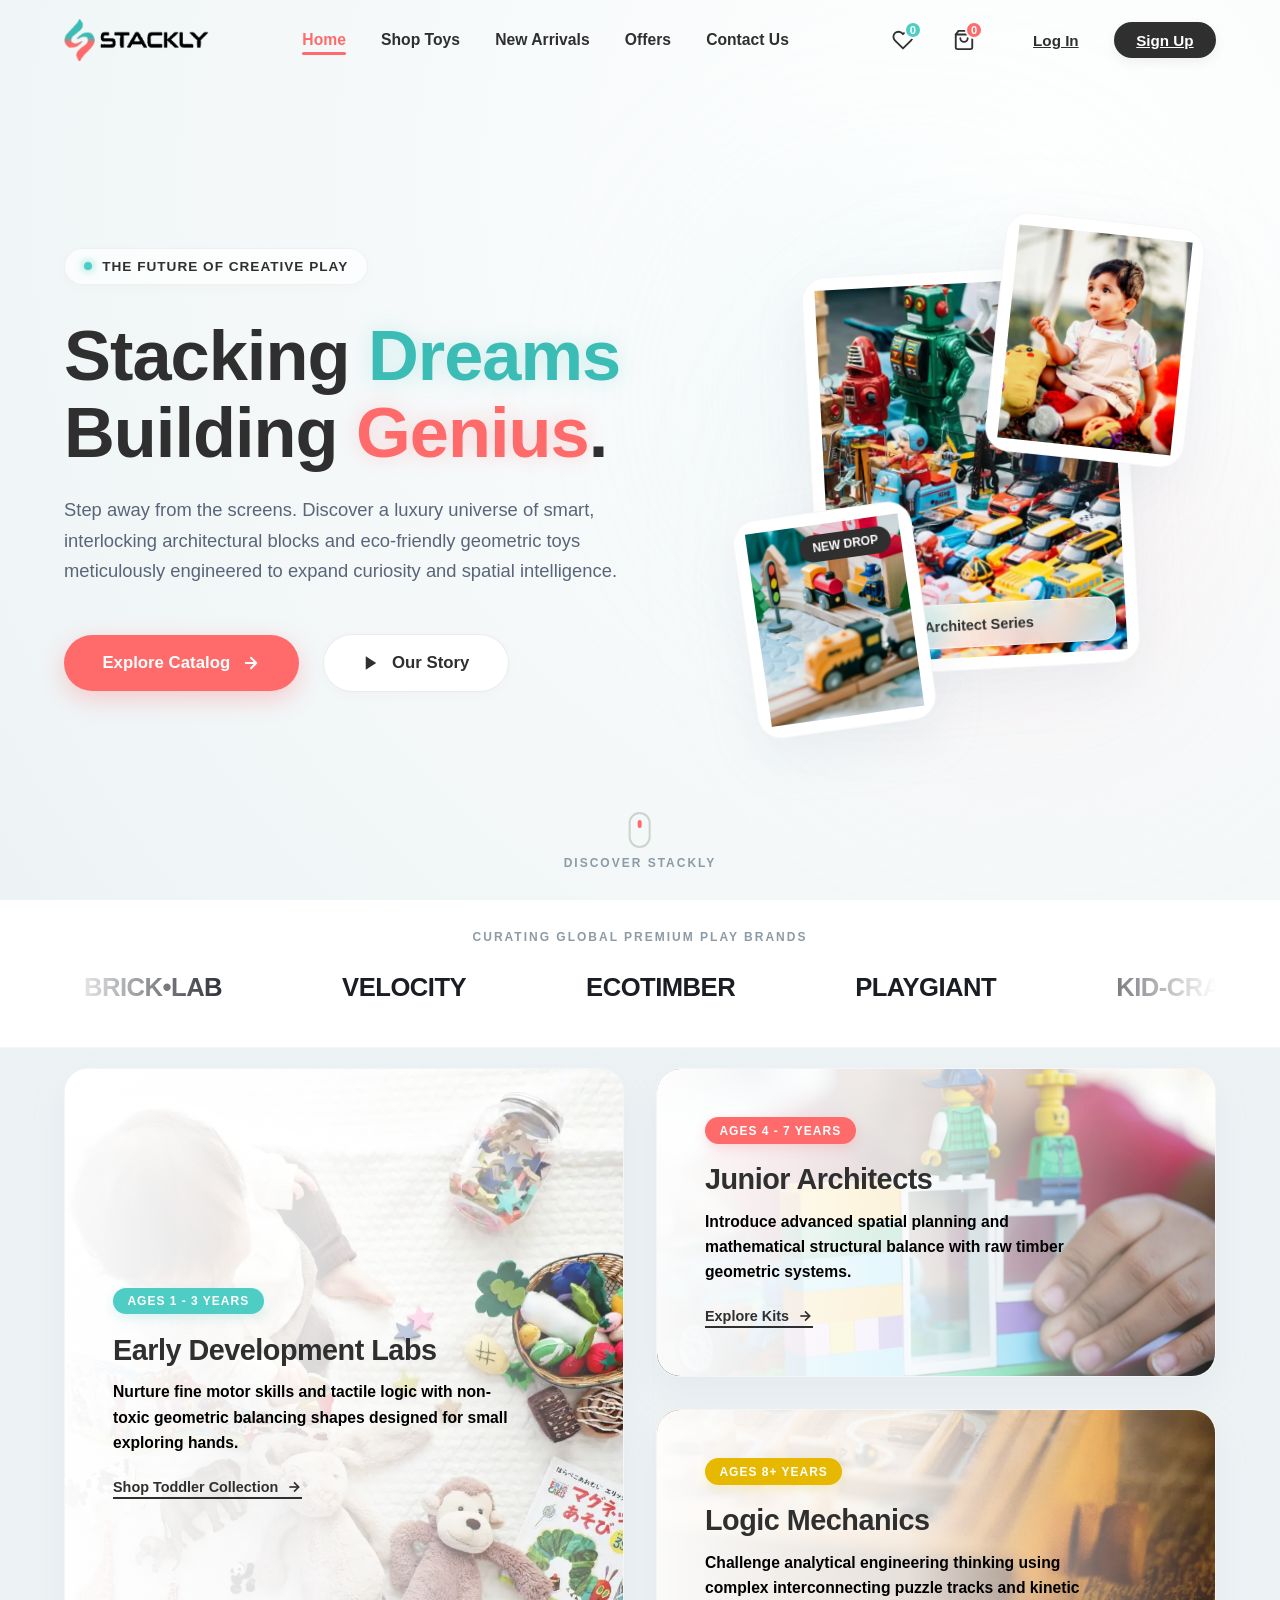
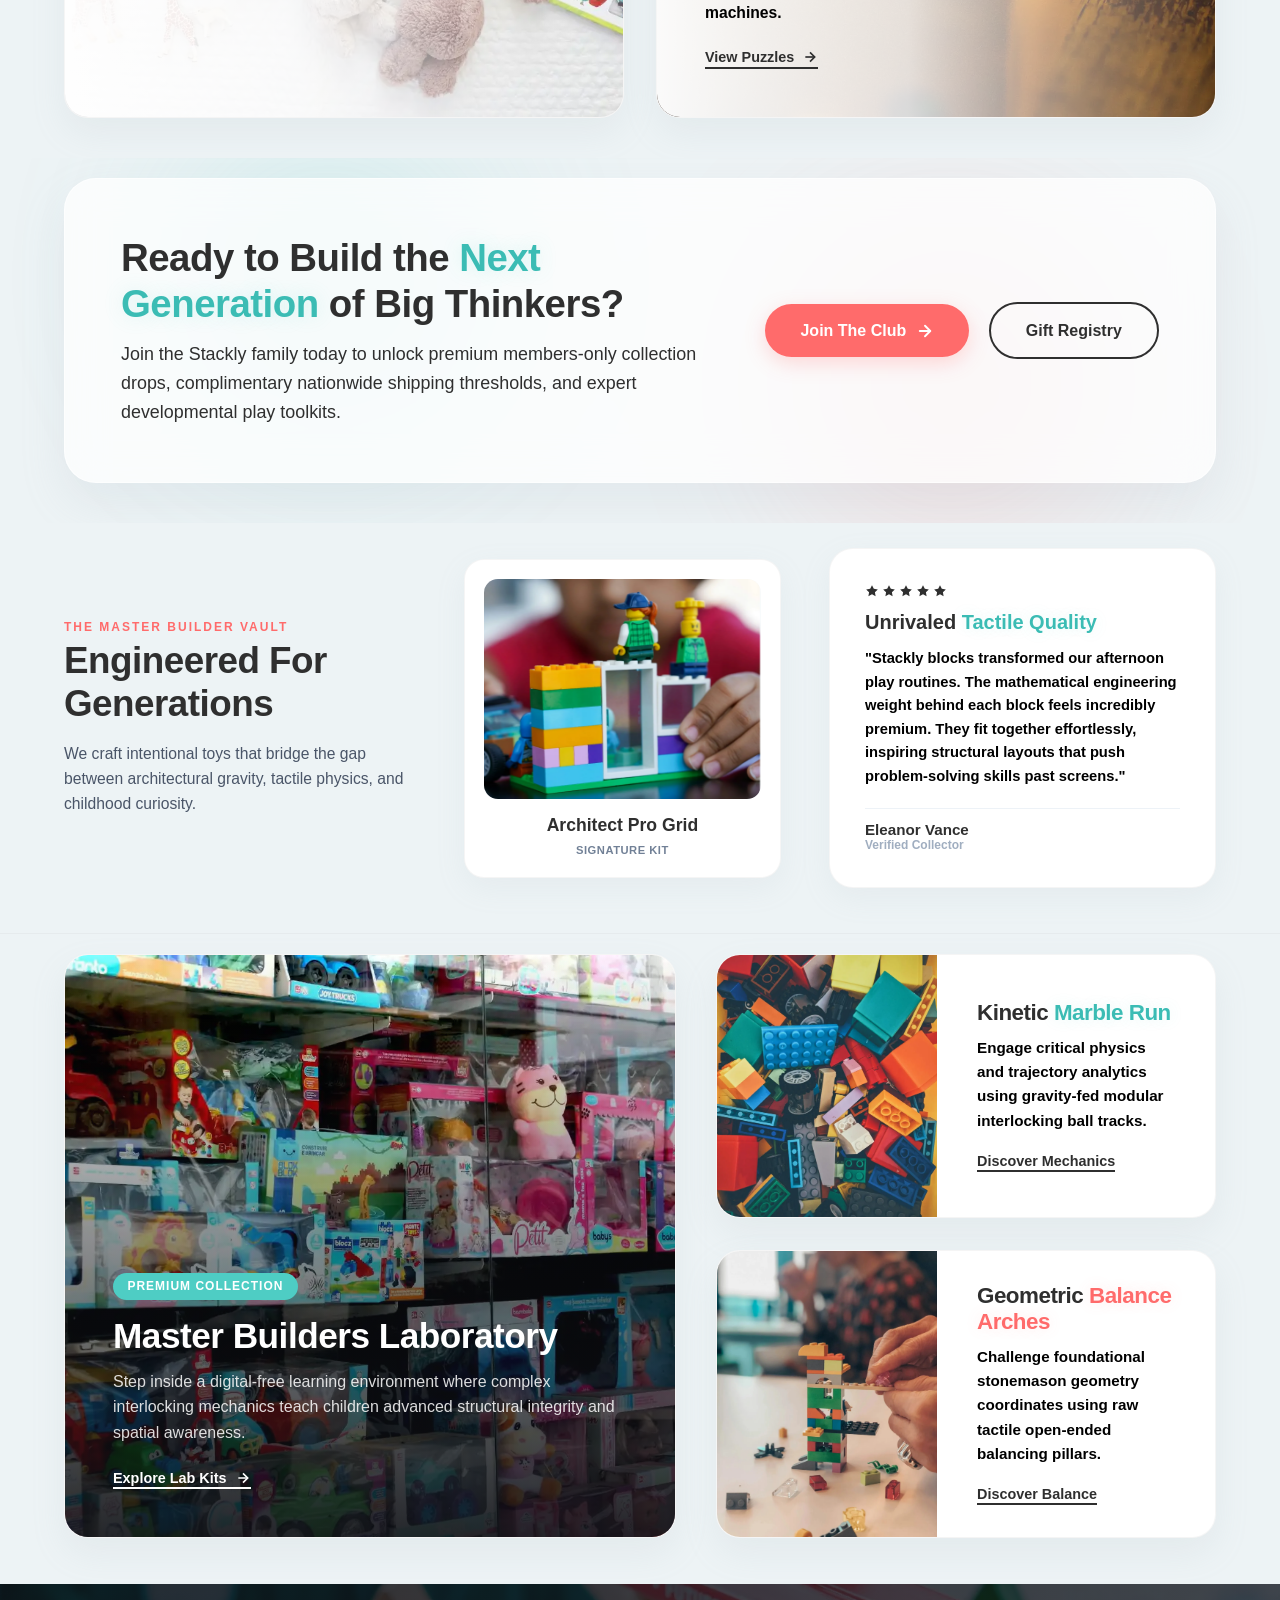
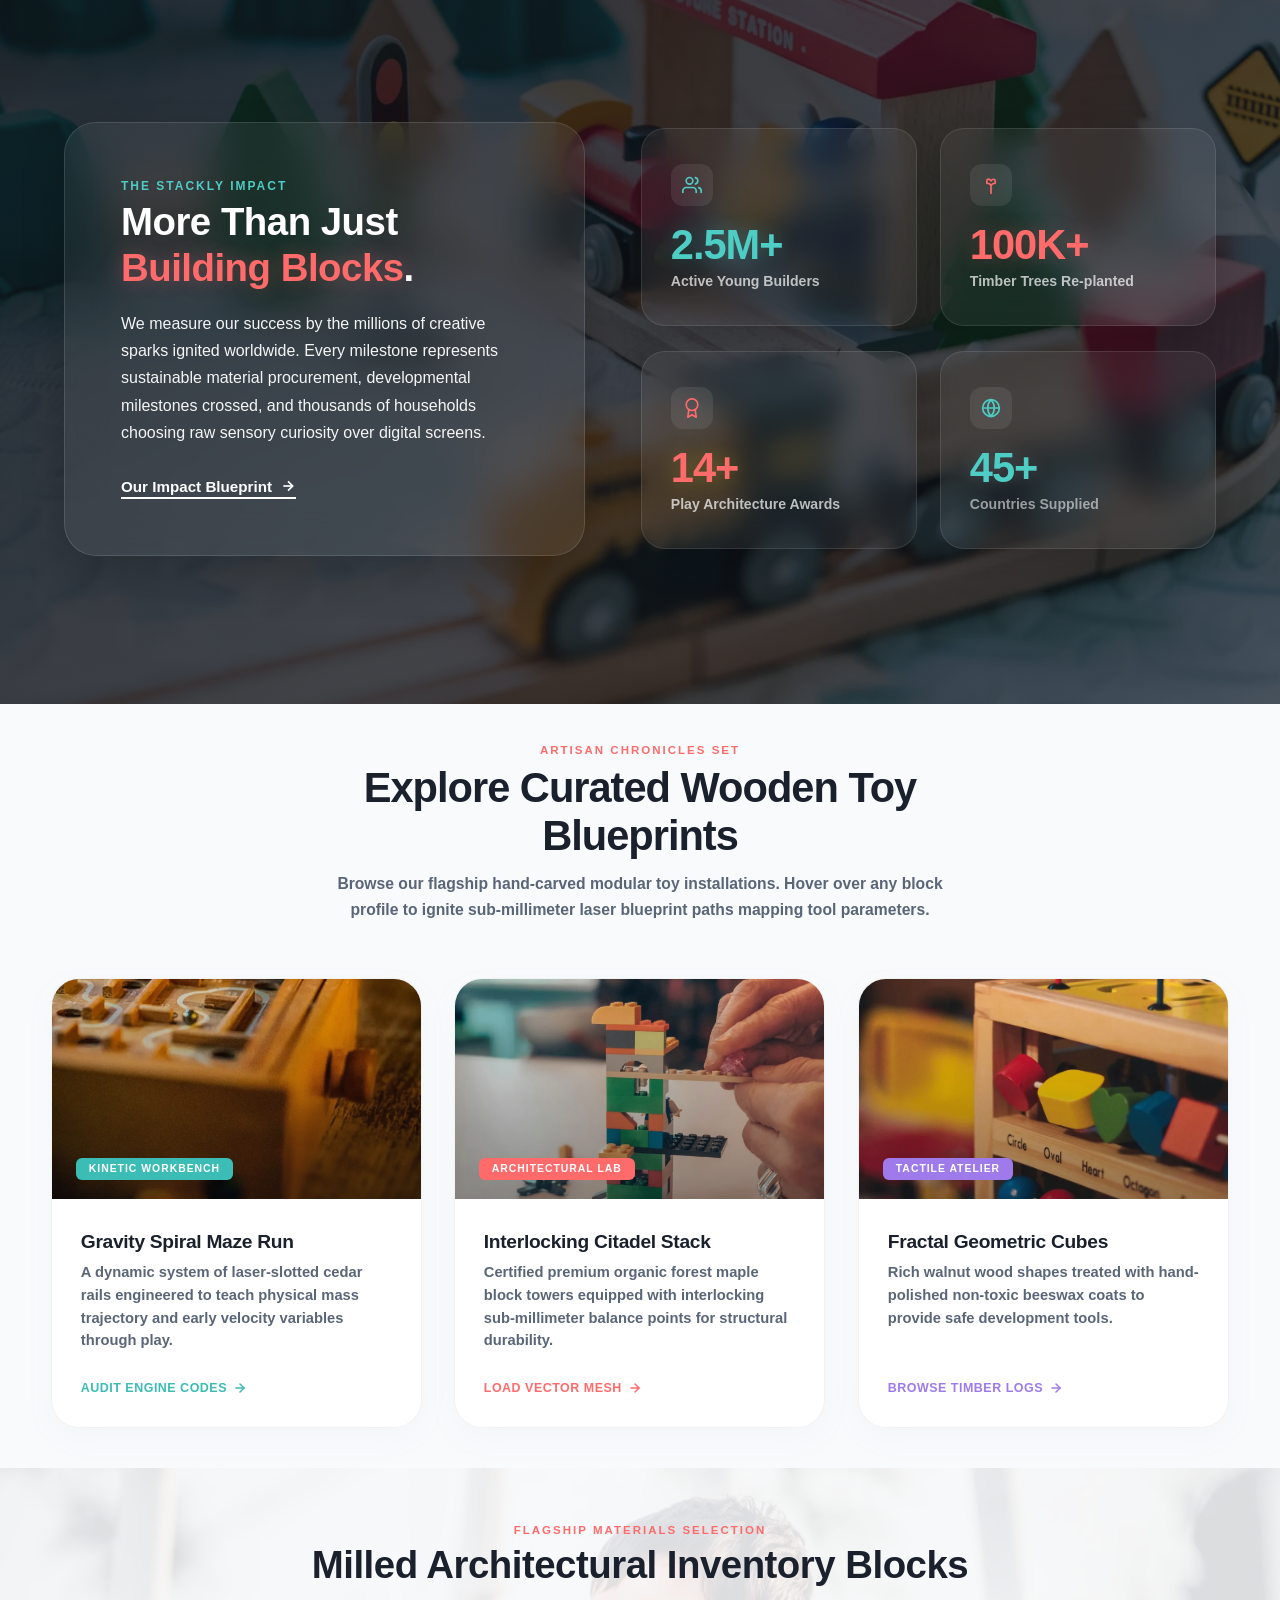
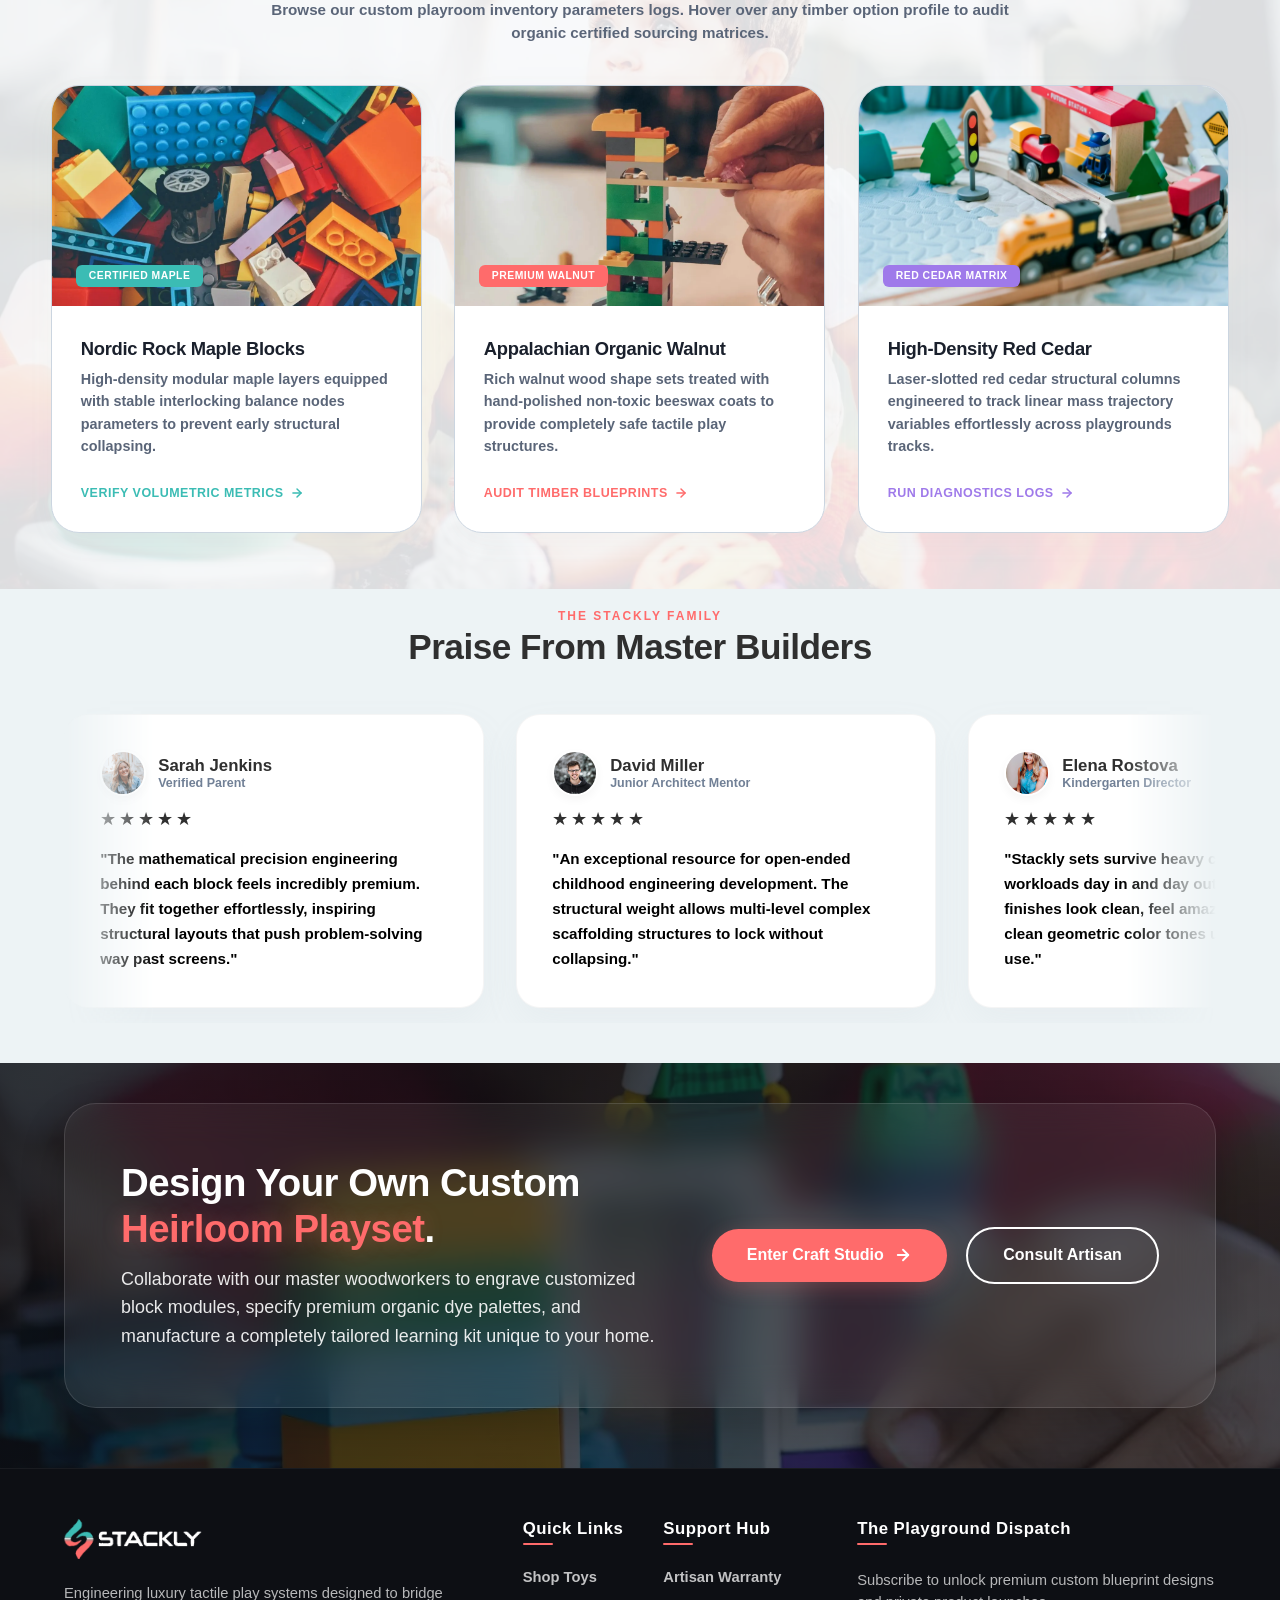
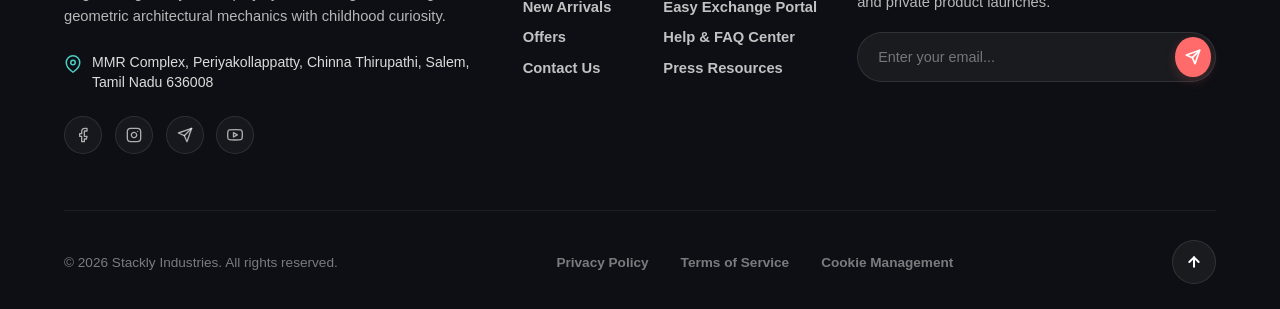
<file: index.html>
<!DOCTYPE html>
<html lang="en">
<head>
    <meta charset="UTF-8">
    <meta name="viewport" content="width=device-width, initial-scale=1.0">
    <title>Stackly - Online Toy Store</title>
    <link rel="stylesheet" href="style.css">
</head>
<body>

    <!-- Modern Vector Preloader Screen -->
    <div id="preloader">
        <div class="preloader-content">
            <!-- Vector Blocks Icon Loader -->
            <svg class="vector-loader-icon" xmlns="http://w3.org" viewBox="0 0 24 24" width="80" height="80" fill="none" stroke="currentColor" stroke-width="2" stroke-linecap="round" stroke-linejoin="round">
                <path d="M21 16V8a2 2 0 0 0-1-1.73l-7-4a2 2 0 0 0-2 0l-7 4A2 2 0 0 0 3 8v8a2 2 0 0 0 1 1.73l7 4a2 2 0 0 0 2 0l7-4A2 2 0 0 0 21 16z"></path>
                <polyline points="3.27 6.96 12 12.01 20.73 6.96"></polyline>
                <line x1="12" y1="22.08" x2="12" y2="12"></line>
            </svg>
            <h2 class="preloader-text">Stackly Joy...</h2>
            <div class="progress-bar">
                <div class="progress-fill"></div>
            </div>
        </div>
    </div>


    <script>
        window.addEventListener('DOMContentLoaded', () => {
    const preloader = document.getElementById('preloader');
    const appContent = document.getElementById('app-content');

    // Automatically transition under the 3 second threshold
    setTimeout(() => {
        preloader.style.opacity = '0';
        preloader.style.visibility = 'hidden';
        appContent.classList.add('show-content');
    }, 2500); 
});

    </script>


<!-- Transparent, Floating Sticky Header Component -->
<!-- Transparent, Floating Sticky Header Component -->
<header class="floating-header">
    <div class="header-container">
        
        <!-- Brand Image Logo (Refreshes Page on Click) -->
        <a href="#" class="logo-wrapper" onclick="handleBrandRefresh(event)">
            <img src="./Assests/toy -logo.webp" alt="Stackly Logo" class="brand-logo">
        </a>

        <!-- Central Navigation Hub (Manages Mobile Sliding Drawer Layout) -->
            <nav class="nav-menu" id="navMenu">
    <div class="nav-links-wrapper">
        <!-- Working Pages: Removed onclick so they can actually navigate -->
        <a href="index.html" class="nav-link active">Home</a>
        <a href="shop.html" class="nav-link ">Shop Toys</a>
        
        <!-- Future Modules: Routed directly to your newly created 404.html page -->
        <a href="newarrivals.html" class="nav-link">New Arrivals</a>
        <a href="offers.html" class="nav-link">Offers</a>
        <a href="contact.html" class="nav-link">Contact Us</a>
    </div>

            <!-- Mobile Responsive View Dedicated Auth Actions Menu Footer -->
          <div class="mobile-drawer-auth">
    <!-- FIXED 1: Upgraded from button to anchor tag with strict login.html system navigation -->
    <a href="login.html" class="auth-btn mobile-nav-login" style="text-decoration: none; display: inline-flex; align-items: center; justify-content: center;">
        <span>Log In</span>
    </a>
    
    <!-- FIXED 2: Upgraded from button to anchor tag with strict signup.html system navigation -->
    <a href="signup.html" class="auth-btn mobile-nav-signup" style="text-decoration: none; display: inline-flex; align-items: center; justify-content: center;">
        <span>Sign Up</span>
    </a>
</div>

        </nav>

        <!-- Right Action Utilities Terminal -->
       <div class="header-actions">
    <!-- Wishlist Button Counter Component (Navigates to 404.html) -->
    <a href="404.html" class="action-btn" title="Wishlist">
        <svg xmlns="http://w3.org" viewBox="0 0 24 24" width="22" height="22" fill="none" stroke="currentColor" stroke-width="2" stroke-linecap="round" stroke-linejoin="round">
            <path d="M20.84 4.61a5.5 5.5 0 0 0-7.78 0L12 5.67l-1.06-1.06a5.5 5.5 0 0 0-7.78 7.78l1.06 1.06L12 21.23l7.78-7.78 1.06-1.06a5.5 5.5 0 0 0 0-7.78z"></path>
        </svg>
        <span class="badge">0</span>
    </a>

    <!-- Shopping Cart Button Counter Component (Navigates to 404.html) -->
    <a href="404.html" class="action-btn" title="Cart">
        <svg xmlns="http://w3.org" viewBox="0 0 24 24" width="22" height="22" fill="none" stroke="currentColor" stroke-width="2" stroke-linecap="round" stroke-linejoin="round">
            <path d="M6 2L3 6v14a2 2 0 0 0 2 2h14a2 2 0 0 0 2-2V6l-3-4z"></path>
            <line x1="3" y1="6" x2="21" y2="6"></line>
            <path d="M16 10a4 4 0 0 1-8 0"></path>
        </svg>
        <span class="badge badge-primary">0</span>
    </a>

    <!-- Desktop Monitor Wide Exclusive Authentication Buttons Group -->
    <div class="auth-buttons-group desktop-auth">
        <!-- Links directly to login.html -->
        <a href="login.html" class="auth-btn login-btn">Log In</a>
        <!-- Links directly to signup.html -->
        <a href="signup.html" class="auth-btn signup-btn">Sign Up</a>
    </div>
</div>


            <!-- Responsive Hamburger Trigger Menu -->
            <button class="hamburger-toggle" id="hamburgerBtn" onclick="toggleMobileHeaderDrawer()">
                <span></span>
                <span></span>
                <span></span>
            </button>
        </div>

    </div>
</header>


<script>
    // Monitor vertical scroll window offset value to apply frosted filter effects
window.addEventListener('scroll', () => {
    const headerNode = document.querySelector('.floating-header');
    
    if (window.scrollY > 30) {
        headerNode.classList.add('scrolled');
    } else {
        headerNode.classList.remove('scrolled');
    }
});

// Toggle mobile drawer panel visibility and freeze document background scroll states
// Toggle mobile responsive navigation drawer display visibility status 
function toggleMobileHeaderDrawer() {
    const hamburgerBtn = document.getElementById('hamburgerBtn');
    const navMenu = document.getElementById('navMenu');
    
    hamburgerBtn.classList.toggle('active');
    navMenu.classList.toggle('mobile-active');
    
    // Evaluate display class state to freeze body window touch scrolling paths
    if (navMenu.classList.contains('mobile-active')) {
        document.body.classList.add('drawer-open-lock');
    } else {
        document.body.classList.remove('drawer-open-lock');
    }
}

// Global Interception handler for unlinked template targets
function handleNavigation404(event, interfaceSegmentName) {
    event.preventDefault(); 
    
    // Automatically close open menu drawers and unlock background scroll hooks
    document.getElementById('hamburgerBtn').classList.remove('active');
    document.getElementById('navMenu').classList.remove('mobile-active');
    document.body.classList.remove('drawer-open-lock');
    
    alert(`🔍 Stackly Route Monitor:\n\n"${interfaceSegmentName}" has been routed into a 404 navigation point safely!`);
}

// Native page reload reset function mapped onto the brand logo anchor
function handleBrandRefresh(event) {
    event.preventDefault();
    window.location.reload();
}


</script>

<!-- Creative 3D Playground Hero Frame -->
<!-- Brighter Creative Playground Hero Frame with Concrete Image Nodes -->
<section class="creative-hero">
    <div class="hero-max-container">
        
        <!-- Left Column: Content Hub with High-Readability Typography -->
        <div class="hero-text-block animate-slide-right">
            <div class="hero-micro-badge">
                <span class="pulse-dot"></span>
                <span>The Future of Creative Play</span>
            </div>
            
            <h1 class="hero-headline">
                Stacking <span class="glow-cyan">Dreams</span><br>
                Building <span class="glow-coral">Genius</span>.
            </h1>
            
            <!-- Upgraded High-Visibility Paragraph Block -->
            <p class="hero-paragraph">
                Step away from the screens. Discover a luxury universe of smart, interlocking architectural blocks and eco-friendly geometric toys meticulously engineered to expand curiosity and spatial intelligence.
            </p>
            
           <div class="hero-cta-group">
    <!-- Explore Catalog Button (Navigates to 404.html) -->
    <button class="hero-prime-btn" onclick="handleNavigation404(event, 'shop.html')">
        <span>Explore Catalog</span>
        <svg xmlns="http://w3.org" width="18" height="18" viewBox="0 0 24 24" fill="none" stroke="currentColor" stroke-width="2.5" stroke-linecap="round" stroke-linejoin="round">
            <line x1="5" y1="12" x2="19" y2="12"></line>
            <polyline points="12 5 19 12 12 19"></polyline>
        </svg>
    </button>
    
    <!-- Our Story Button (Navigates to 404.html) -->
    <button class="hero-sec-btn" onclick="handleNavigation404(event, '404.html')">
        <svg xmlns="http://w3.org" width="18" height="18" viewBox="0 0 24 24" fill="currentColor">
            <polygon points="5 3 19 12 5 21 5 3"></polygon>
        </svg>
        <span>Our Story</span>
    </button>
</div>

        </div>

        <!-- Right Column: Interactive 3D Exploded Toy Grid Layout -->
        <div class="hero-visual-grid animate-fade-in-delayed">
            <div class="bg-glow-orb orb-1"></div>
            <div class="bg-glow-orb orb-2"></div>

            <!-- Card 1: Main Architecture Image Block -->
            <div class="toy-card card-main">
                <img src="./Assests/cars.webp" alt="Architect Series Building Blocks" class="toy-img">
                <div class="card-glass-label">Architect Series</div>
            </div>

            <!-- Card 2: Top Right Geometric Shapes Block -->
            <div class="toy-card card-accent-top">
                <img src="./Assests/baby with toys.webp" alt="Geometric Sorting Set" class="toy-img">
            </div>

            <!-- Card 3: Bottom Left Eco-Train Set Block -->
            <div class="toy-card card-accent-bottom">
                <img src="./Assests/train.webp" alt="Eco Wooden Train Drop" class="toy-img">
                <div class="card-badge-discount">New Drop</div>
            </div>
        </div>

    </div>

    <!-- Mouse Scroll Wheel Visual Anchor -->
    <div class="hero-scroll-prompt" onclick="smoothScrollToContent()">
        <div class="mouse-housing">
            <div class="mouse-scroller"></div>
        </div>
        <span>Discover Stackly</span>
    </div>
</section>



<style>
    /* --- High-Visibility Headline and Paragraph Properties --- */
.hero-headline {
    color: var(--dark-charcoal);
    font-size: clamp(2.5rem, 5.5vw, 4.5rem);
    line-height: 1.1;
    font-weight: 900;
    letter-spacing: -1px;
    margin-bottom: 1.5rem;
}

/* Crisp high-contrast paragraph typography */
.hero-paragraph {
    color: #111111; /* Ultra-visible pure deep charcoal black */
    font-size: clamp(1.05rem, 2.2vw, 1.25rem); /* Slightly enlarged for immediate scanning clarity */
    line-height: 1.7;
    font-weight: 500; /* Medium thickness profile to ensure sharp anti-aliasing */
    max-width: 620px;
    margin-bottom: 3rem;
    cursor: default;
    transition: color 0.3s cubic-bezier(0.25, 1, 0.5, 1), transform 0.3s cubic-bezier(0.25, 1, 0.5, 1);
    transform-origin: left center;
}

/* Modern text interactive hover reaction shifts color into coral accent */
.hero-paragraph:hover {
    color: var(--primary-coral);
    transform: scale(1.01);
}

/* --- Fixed Image Rendering and Layout Rules --- */
.toy-card {
    position: absolute;
    background-color: #ffffff;
    border: 1px solid rgba(0, 0, 0, 0.05);
    border-radius: 24px;
    overflow: hidden;
    box-shadow: 0 20px 50px rgba(160, 175, 185, 0.15);
    z-index: 2;
    transition: all 0.5s cubic-bezier(0.25, 1, 0.5, 1);
    will-change: transform;
    padding: 0; /* Clear inner bezel pads so image spans flush to container borders */
}

.toy-img {
    width: 100%;
    height: 100%;
    object-fit: cover; /* Crops image box seamlessly without distortion */
    display: block;
    transition: transform 0.6s cubic-bezier(0.25, 1, 0.5, 1);
}

/* Card 3D Placement Coordinates Matrix */
.card-main { width: 320px; height: 400px; transform: rotate(-3deg) translateZ(0); z-index: 4; }
.card-accent-top { width: 200px; height: 240px; top: 0; right: 20px; transform: rotate(6deg) translateY(10px) translateZ(0); z-index: 5; animation: floatingCardRest 4s infinite ease-in-out alternate; }
.card-accent-bottom { width: 180px; height: 220px; bottom: -10px; left: 20px; transform: rotate(-8deg) translateY(-10px) translateZ(0); z-index: 6; animation: floatingCardRest 5s infinite ease-in-out alternate-reverse; }

.toy-card:hover .toy-img {
    transform: scale(1.08); /* Zooms image inside frame on interaction */
}

   /* --- Ultra-Creative Pleasant Brighter Hero Layout Framework --- */
.creative-hero {
    position: relative;
    width: 100%;
    min-height: 100vh;
    /* Soft, pleasant modern cream-white gradient backdrop */
    background: radial-gradient(circle at 80% 20%, #ffffff 0%, #f4f8f9 60%, #edf3f5 100%);
    display: flex;
    align-items: center;
    justify-content: center;
    padding: 120px 5% 80px 5%;
    overflow: hidden;
    perspective: 1000px;
}

.hero-max-container {
    width: 100%;
    max-width: 1400px;
    margin: 0 auto;
    display: grid;
    grid-template-columns: 1.1fr 0.9fr;
    gap: 4rem;
    align-items: center;
}

/* --- Left Column Layout --- */
.hero-text-block {
    display: flex;
    flex-direction: column;
    align-items: flex-start;
    z-index: 10;
}

/* Capsule Pill Badge Style */
.hero-micro-badge {
    display: inline-flex;
    align-items: center;
    gap: 10px;
    background: rgba(255, 255, 255, 0.7);
    border: 1px solid rgba(0, 0, 0, 0.05);
    backdrop-filter: blur(8px);
    -webkit-backdrop-filter: blur(8px);
    padding: 0.6rem 1.2rem;
    border-radius: 50px;
    color: var(--dark-charcoal);
    font-size: 0.85rem;
    font-weight: 700;
    letter-spacing: 1px;
    text-transform: uppercase;
    margin-bottom: 2rem;
    box-shadow: 0 4px 15px rgba(0, 0, 0, 0.02);
}

.pulse-dot {
    width: 8px;
    height: 8px;
    background-color: var(--secondary-teal);
    border-radius: 50%;
    box-shadow: 0 0 10px var(--secondary-teal);
    animation: liveIndicatorPulse 1.8s infinite ease-in-out;
}

/* Fluid Typography Headline Controls */
.hero-headline {
    color: var(--dark-charcoal);
    font-size: clamp(2.5rem, 5.5vw, 4.5rem);
    line-height: 1.1;
    font-weight: 900;
    letter-spacing: -1px;
    margin-bottom: 1.5rem;
}

/* Elegant Soft-glow Contrast Typography Shimmers */
.glow-cyan {
    color: #3bbcb4; /* Slightly darkened for premium readability against light canvas backgrounds */
    text-shadow: 0 0 20px rgba(78, 205, 196, 0.25);
    transition: all 0.3s ease;
}

.glow-coral {
    color: var(--primary-coral);
    text-shadow: 0 0 20px rgba(255, 107, 107, 0.25);
    transition: all 0.3s ease;
}

.glow-cyan:hover, .glow-coral:hover {
    color: var(--dark-charcoal);
    text-shadow: 0 0 30px rgba(0, 0, 0, 0.15);
}

.hero-paragraph {
    color: #5a6578;
    font-size: clamp(1rem, 2vw, 1.15rem);
    line-height: 1.65;
    max-width: 620px;
    margin-bottom: 3rem;
}

/* CTA Buttons Layout Container Link Group */
.hero-cta-group {
    display: flex;
    align-items: center;
    gap: 1.5rem;
    flex-wrap: wrap;
    width: 100%;
}

.hero-prime-btn {
    background-color: var(--primary-coral);
    color: white;
    border: none;
    padding: 1.1rem 2.4rem;
    font-size: 1.05rem;
    font-weight: 700;
    border-radius: 50px;
    cursor: pointer;
    display: inline-flex;
    align-items: center;
    gap: 12px;
    box-shadow: 0 8px 25px rgba(255, 107, 107, 0.3);
    transition: all 0.4s cubic-bezier(0.25, 1, 0.5, 1);
}

.hero-prime-btn:hover {
    transform: translateY(-4px);
    background-color: #ff5252;
    box-shadow: 0 15px 35px rgba(255, 107, 107, 0.45);
}

.hero-prime-btn svg { transition: transform 0.3s ease; }
.hero-prime-btn:hover svg { transform: translateX(5px); }

.hero-sec-btn {
    background: #ffffff;
    color: var(--dark-charcoal);
    border: 1px solid rgba(0, 0, 0, 0.08);
    padding: 1.1rem 2.4rem;
    font-size: 1.05rem;
    font-weight: 700;
    border-radius: 50px;
    cursor: pointer;
    display: inline-flex;
    align-items: center;
    gap: 12px;
    box-shadow: 0 4px 15px rgba(0, 0, 0, 0.02);
    transition: all 0.4s cubic-bezier(0.25, 1, 0.5, 1);
}

.hero-sec-btn:hover {
    background: var(--dark-charcoal);
    color: #ffffff;
    transform: translateY(-4px);
    box-shadow: 0 15px 30px rgba(0, 0, 0, 0.1);
}

/* --- Right Column: Asymmetrical Vector Graphic Panels --- */
.hero-visual-grid {
    position: relative;
    width: 100%;
    height: 520px;
    display: flex;
    align-items: center;
    justify-content: center;
}

/* Vibrant Light-Themed Accent Lighting Orbs */
.bg-glow-orb {
    position: absolute;
    width: 320px;
    height: 320px;
    border-radius: 50%;
    filter: blur(120px);
    opacity: 0.35;
    z-index: 1;
    pointer-events: none;
}
.orb-1 { background-color: #cdeff2; top: 5%; left: 5%; animation: orbFloatMove 6s infinite ease-in-out alternate; }
.orb-2 { background-color: #ffdce0; bottom: 5%; right: 5%; animation: orbFloatMove 8s infinite ease-in-out alternate-reverse; }

/* Structural Toy Vector Card Bases */
.toy-card {
    position: absolute;
    background-color: #ffffff;
    border: 1px solid rgba(0, 0, 0, 0.04);
    border-radius: 24px;
    overflow: hidden;
    box-shadow: 0 20px 50px rgba(160, 175, 185, 0.15);
    z-index: 2;
    transition: all 0.5s cubic-bezier(0.25, 1, 0.5, 1);
    will-change: transform;
    padding: 12px; /* Inner bezel border styling */
}

/* Local Embedded Vector Canvas Elements */
.vector-graphic-canvas {
    width: 100%;
    height: 100%;
    border-radius: 16px;
    display: flex;
    align-items: center;
    justify-content: center;
}
.vector-graphic-canvas svg {
    width: 45%;
    height: 45%;
    transition: transform 0.5s cubic-bezier(0.25, 1, 0.5, 1);
}

/* Soft Pastel Accent Fills for Cards */
.teal-bg { background-color: #e6f7f6; color: var(--secondary-teal); }
.yellow-bg { background-color: #fff9e6; color: #e6b800; }
.coral-bg { background-color: #fff0f0; color: var(--primary-coral); }

/* Card Dimensions Matrix mappings */
.card-main { width: 320px; height: 400px; transform: rotate(-3deg) translateZ(0); z-index: 4; }
.card-accent-top { width: 200px; height: 240px; top: 0; right: 20px; transform: rotate(6deg) translateY(10px) translateZ(0); z-index: 5; animation: floatingCardRest 4s infinite ease-in-out alternate; }
.card-accent-bottom { width: 180px; height: 220px; bottom: -10px; left: 20px; transform: rotate(-8deg) translateY(-10px) translateZ(0); z-index: 6; animation: floatingCardRest 5s infinite ease-in-out alternate-reverse; }

/* Glass Overlay Badges and labels */
.card-glass-label {
    position: absolute;
    bottom: 22px;
    left: 22px;
    right: 22px;
    background: rgba(255, 255, 255, 0.75);
    backdrop-filter: blur(12px);
    -webkit-backdrop-filter: blur(12px);
    border: 1px solid rgba(255, 255, 255, 0.5);
    color: var(--dark-charcoal);
    padding: 0.8rem;
    border-radius: 14px;
    font-weight: 700;
    font-size: 0.9rem;
    text-align: center;
    box-shadow: 0 4px 15px rgba(0, 0, 0, 0.04);
}

.card-badge-discount {
    position: absolute;
    top: 22px;
    right: 22px;
    background-color: var(--dark-charcoal);
    color: #ffffff;
    padding: 0.4rem 0.8rem;
    border-radius: 30px;
    font-weight: 800;
    font-size: 0.75rem;
    text-transform: uppercase;
}

accent-bottom:hover { transform: scale(1.1) rotate(-3deg) translateZ(20px); }

.toy-card:hover svg {
    transform: scale(1.12) rotate(4deg);
}

/* --- Scroll Prompt Styling Updates --- */
.hero-scroll-prompt {
    position: absolute;
    bottom: 30px;
    left: 50%;
    transform: translateX(-50%);
    display: flex;
    flex-direction: column;
    align-items: center;
    gap: 8px;
    cursor: pointer;
    z-index: 15;
    color: #8c9ba5;
}

.hero-scroll-prompt:hover { color: var(--primary-coral); }
.hero-scroll-prompt span { font-size: 0.75rem; font-weight: 800; text-transform: uppercase; letter-spacing: 2px; }
.mouse-housing { width: 22px; height: 36px; border: 2px solid #cbd5cc; border-radius: 20px; position: relative; display: flex; justify-content: center; }
.hero-scroll-prompt:hover .mouse-housing { border-color: var(--primary-coral); }
.mouse-scroller { width: 4px; height: 8px; background-color: var(--primary-coral); border-radius: 2px; position: absolute; top: 6px; animation: mouseTrackMove 1.6s infinite ease-in-out; }

/* --- High Performance CSS Core Animations --- */
.animate-slide-right { opacity: 0; transform: translateX(-40px); animation: performSlideRight 0.8s cubic-bezier(0.25, 1, 0.5, 1) forwards; }
.animate-fade-in-delayed { opacity: 0; animation: performFadeIn 1s ease 0.3s forwards; }

@keyframes performSlideRight { 100% { opacity: 1; transform: translateX(0); } }
@keyframes performFadeIn { 100% { opacity: 1; } }
@keyframes liveIndicatorPulse { 0%, 100% { transform: scale(1); opacity: 1; } 50% { transform: scale(1.3); opacity: 0.5; box-shadow: 0 0 15px var(--secondary-teal); } }
@keyframes floatingCardRest { 0% { transform: translateY(0) rotate(5deg); } 100% { transform: translateY(-15px) rotate(7deg); } }
@keyframes orbFloatMove { 0% { transform: translate(0, 0) scale(1); } 100% { transform: translate(25px, -15px) scale(1.1); } }
@keyframes mouseTrackMove { 0% { transform: translateY(0); opacity: 1; } 100% { transform: translateY(12px); opacity: 0; } }

/* --- Responsive Layout Breakdown Maps --- */
@media (max-width: 1200px) {
    .hero-max-container { gap: 2rem; }
    .card-main { width: 260px; height: 340px; }
    .card-accent-top { width: 170px; height: 210px; }
    .card-accent-bottom { width: 150px; height: 190px; }
}

@media (max-width: 992px) {
    .hero-max-container { grid-template-columns: 1fr; text-align: center; gap: 5rem; }
    .hero-text-block { align-items: center; }
    .hero-paragraph { margin-left: auto; margin-right: auto; }
    .hero-cta-group { justify-content: center; }
    .hero-visual-grid { height: 440px; max-width: 500px; margin: 0 auto; }
}

@media (max-width: 550px) {
    .creative-hero { padding-top: 100px; }
    .hero-cta-group { flex-direction: column; gap: 1rem; }
.hero-prime-btn, .hero-sec-btn { width: 100%; justify-content: center; }.hero-visual-grid { height: 350px; }.card-main { width: 200px; height: 260px; }.card-accent-top { width: 120px; height: 150px; right: 10px; }.card-accent-bottom { width: 110px; height: 140px; left: 10px; }.card-glass-label, .hero-scroll-prompt, .bg-glow-orb { display: none !important; }}
    </style>
    <script>
        // Central Redirection Handler Engine
function handleNavigation404(event, targetPage) {
    event.preventDefault(); // Halt default template bubble loops
    
    // Close open mobile drawer panels automatically if active
    const hamburgerBtn = document.getElementById('hamburgerBtn');
    const navMenu = document.getElementById('navMenu');
    
    if (hamburgerBtn) hamburgerBtn.classList.remove('active');
    if (navMenu) navMenu.classList.remove('mobile-active');
    document.body.classList.remove('drawer-open-lock');
    
    // Execute a clean, direct browser page redirection anchor jump
    window.location.href = targetPage;
}

    </script>

<!-- Space-Efficient Infinite Brand Carousel Showcase -->
<section class="brand-carousel-section">
    <div class="brand-container">
        
        <h2 class="brand-section-label">Curating Global Premium Play Brands</h2>
        
        <!-- Infinite Scrolling Viewport Mirror -->
        <div class="brand-viewport">
            <div class="brand-track">
                
                <!-- Brand Node 1 -->
                <div class="brand-node">
                    <span class="brand-text">BRICK•LAB</span>
                </div>
                
                <!-- Brand Node 2 -->
                <div class="brand-node">
                    <span class="brand-text">VELOCITY</span>
                </div>
                
                <!-- Brand Node 3 -->
                <div class="brand-node">
                    <span class="brand-text">ECOTIMBER</span>
                </div>
                
                <!-- Brand Node 4 -->
                <div class="brand-node">
                    <span class="brand-text">PLAYGIANT</span>
                </div>
                
                <!-- Brand Node 5 -->
                <div class="brand-node">
                    <span class="brand-text">KID-CRAFT</span>
                </div>

                <!-- Brand Node 6 -->
                <div class="brand-node">
                    <span class="brand-text">MATRIXPUZZLE</span>
                </div>

                <!-- --- DUPLICATE SET FOR INFINITE CSS LOOPING --- -->
                <div class="brand-node"><span class="brand-text">BRICK•LAB</span></div>
                <div class="brand-node"><span class="brand-text">VELOCITY</span></div>
                <div class="brand-node"><span class="brand-text">ECOTIMBER</span></div>
                <div class="brand-node"><span class="brand-text">PLAYGIANT</span></div>
                <div class="brand-node"><span class="brand-text">KID-CRAFT</span></div>
                <div class="brand-node"><span class="brand-text">MATRIXPUZZLE</span></div>

            </div>
        </div>
        
    </div>
</section>

<style>
    /* --- High-Contrast Seamless Brand Showcase --- */
.brand-carousel-section {
    position: relative;
    width: 100%;
    background-color: #ffffff; 
    padding: 30px 5% 35px 5%; 
    border-bottom: 1px solid rgba(0, 0, 0, 0.04);
}

.brand-container {
    width: 100%;
    max-width: 1400px;
    margin: 0 auto;
    display: flex;
    flex-direction: column;
    align-items: center;
    gap: 1.2rem;
}

.brand-section-label {
    font-size: 0.75rem;
    font-weight: 800;
    text-transform: uppercase;
    letter-spacing: 2px;
    color: #8c9ba5;
    text-align: center;
    cursor: default;
}

.brand-viewport {
    position: relative;
    width: 100%;
    overflow: hidden;
    mask-image: linear-gradient(to right, transparent 0%, #000 15%, #000 85%, transparent 100%);
    -webkit-mask-image: linear-gradient(to right, transparent 0%, #000 15%, #000 85%, transparent 100%);
}

.brand-track {
    display: flex;
    width: max-content;
    gap: 5rem; 
    align-items: center;
    animation: infiniteLogoScroll 25s linear infinite; 
}

.brand-viewport:hover .brand-track {
    animation-play-state: paused;
}

.brand-node {
    display: flex;
    align-items: center;
    justify-content: center;
    cursor: pointer;
    transition: transform 0.3s cubic-bezier(0.25, 1, 0.5, 1);
    user-select: none;
    padding: 10px 20px;
}

/* Enforced clean typography consistency */
.brand-text {
    font-size: clamp(1.2rem, 3.5vw, 1.6rem);
    font-weight: 900; /* Identical structural thickness across all names */
    color: #1a1d24;   /* Matches every text element into the same ink-black profile */
    letter-spacing: -0.5px;
    text-transform: uppercase;
    transition: color 0.3s ease, text-shadow 0.3s ease;
}

/* Harmonized hovering color change states across every node */
.brand-node:hover {
    transform: scale(1.06) translateY(-2px);
}

.brand-node:hover .brand-text {
    color: var(--primary-coral);
    text-shadow: 0 5px 15px rgba(255, 107, 107, 0.15);
}

/* --- High Performance CSS Endless Moving Track Keyframes --- */
@keyframes infiniteLogoScroll {
    0% { transform: translateX(0); }
    100% { transform: translateX(-50%); }
}

@media (max-width: 768px) {
    .brand-carousel-section { padding: 20px 3% 25px 3%; }
    .brand-track { gap: 3.5rem; } 
}

</style>

<!-- Compact, Creative Multi-Category Promo Grid Section -->
<section class="category-grid-section">
    <div class="grid-max-container">
        
        <!-- Large Hero Card: Left Panel Column -->
        <div class="promo-card card-large animate-on-scroll">
            <img src="./Assests/early development.webp" alt="Toddler developmental geometric block sets" class="promo-img">
            <div class="promo-gradient-overlay"></div>
            
            <div class="promo-content-hull">
                <span class="promo-badge-tag">Ages 1 - 3 Years</span>
                <h3 class="promo-title">Early Development Labs</h3>
                <p class="promo-paragraph-black">
                    Nurture fine motor skills and tactile logic with non-toxic geometric balancing shapes designed for small exploring hands.
                </p>
             <button class="promo-link-btn" onclick="handleNavigation404(event, '404.html')">
    <span>Shop Toddler Collection</span>
    <svg xmlns="http://w3.org" width="16" height="16" viewBox="0 0 24 24" fill="none" stroke="currentColor" stroke-width="2.5">
        <line x1="5" y1="12" x2="19" y2="12"></line>
        <polyline points="12 5 19 12 12 19"></polyline>
    </svg>
</button>

            </div>
        </div>

        <!-- Right Side Column Splitting Into Two Horizontal Sub-Decks -->
        <div class="grid-right-subdeck">
            
            <!-- Sub-Card 1: Architectural Series -->
            <div class="promo-card card-sub-top animate-on-scroll">
                <img src="./Assests/junior architects.webp" alt="Advanced stacking architecture blocks" class="promo-img">
                <div class="promo-gradient-overlay"></div>
                
                <div class="promo-content-hull">
                    <span class="promo-badge-tag theme-coral">Ages 4 - 7 Years</span>
                    <h3 class="promo-title">Junior Architects</h3>
                    <p class="promo-paragraph-black">
                        Introduce advanced spatial planning and mathematical structural balance with raw timber geometric systems.
                    </p>
                  <button class="promo-link-btn" onclick="handleNavigation404(event, '404.html')">
    <span>Explore Kits</span>
    <svg xmlns="http://w3.org" width="16" height="16" viewBox="0 0 24 24" fill="none" stroke="currentColor" stroke-width="2.5">
        <line x1="5" y1="12" x2="19" y2="12"></line>
        <polyline points="12 5 19 12 12 19"></polyline>
    </svg>
</button>

                </div>
            </div>

            <!-- Sub-Card 2: Brain-Teaser Mechanical Puzzles -->
            <div class="promo-card card-sub-bottom animate-on-scroll">
                <img src="./Assests/brain dev.webp" alt="Eco transport interlocking train arrays" class="promo-img">
                <div class="promo-gradient-overlay"></div>
                
                <div class="promo-content-hull">
                    <span class="promo-badge-tag theme-yellow">Ages 8+ Years</span>
                    <h3 class="promo-title">Logic Mechanics</h3>
                    <p class="promo-paragraph-black">
                        Challenge analytical engineering thinking using complex interconnecting puzzle tracks and kinetic machines.
                    </p>
                   <button class="promo-link-btn" onclick="handleNavigation404(event, '404.html')">
    <span>View Puzzles</span>
    <svg xmlns="http://w3.org" width="16" height="16" viewBox="0 0 24 24" fill="none" stroke="currentColor" stroke-width="2.5">
        <line x1="5" y1="12" x2="19" y2="12"></line>
        <polyline points="12 5 19 12 12 19"></polyline>
    </svg>
</button>

                </div>
            </div>

        </div>

    </div>
</section>

<style>
    /* --- Ultra-Creative Multi-Category Grid Framework --- */
.category-grid-section {
    position: relative;
    width: 100%;
    background-color: #edf3f5; 
    padding: 20px 5% 40px 5%; /* Minimized top spacing eliminates dead layout void gaps completely */
}

.grid-max-container {
    width: 100%;
    max-width: 1400px;
    margin: 0 auto;
    display: grid;
    grid-template-columns: 1fr 1fr;
    gap: 2rem;
}

.grid-right-subdeck {
    display: flex;
    flex-direction: column;
    gap: 2rem;
}

/* --- Base Universal Promo Card Architectures --- */
.promo-card {
    position: relative;
    border-radius: 24px;
    overflow: hidden;
    background-color: #ffffff;
    border: 1px solid rgba(0, 0, 0, 0.04);
    box-shadow: 0 15px 35px rgba(160, 175, 185, 0.12);
    display: flex;
    transition: transform 0.4s cubic-bezier(0.25, 1, 0.5, 1), box-shadow 0.4s ease;
}

/* Concrete Media Positioning Context */
.promo-img {
    position: absolute;
    top: 0;
    left: 0;
    width: 100%;
    height: 100%;
    object-fit: cover;
    z-index: 1;
    transition: transform 0.6s cubic-bezier(0.25, 1, 0.5, 1);
}

/* Multi-step overlay layer ensures text reads beautifully regardless of the image content */
.promo-gradient-overlay {
    position: absolute;
    top: 0;
    left: 0;
    width: 100%;
    height: 100%;
    background: linear-gradient(to right, rgba(255, 255, 255, 0.98) 0%, rgba(255, 255, 255, 0.85) 45%, rgba(255, 255, 255, 0.1) 100%);
    z-index: 2;
    transition: background 0.4s ease;
}

/* Dynamic Content Alignment Container */
.promo-content-hull {
    position: relative;
    z-index: 3;
    padding: 3rem;
    max-width: 500px;
    display: flex;
    flex-direction: column;
    align-items: flex-start;
    justify-content: center;
}

/* Card Dimensional Matrix Ratios */
.card-large {
    min-height: 540px;
}

.card-sub-top, .card-sub-bottom {
    min-height: 254px;
}

/* --- High Visibility Typography Mapping --- */
.promo-badge-tag {
    background-color: var(--secondary-teal);
    color: #ffffff;
    font-size: 0.75rem;
    font-weight: 800;
    text-transform: uppercase;
    letter-spacing: 1px;
    padding: 0.4rem 0.9rem;
    border-radius: 30px;
    margin-bottom: 1.2rem;
    box-shadow: 0 4px 12px rgba(78, 205, 196, 0.2);
}
.promo-badge-tag.theme-coral { background-color: var(--primary-coral); box-shadow: 0 4px 12px rgba(255, 107, 107, 0.2); }
.promo-badge-tag.theme-yellow { background-color: #e6b800; box-shadow: 0 4px 12px rgba(230, 184, 0, 0.2); }

.promo-title {
    color: var(--dark-charcoal);
    font-size: clamp(1.4rem, 3vw, 1.8rem);
    font-weight: 900;
    letter-spacing: -0.5px;
    margin-bottom: 0.8rem;
    transition: color 0.3s ease;
}

/* Enforced thick, high-visibility description paragraph font rules */
.promo-paragraph-black {
    color: #000000; /* Crisp pure high-contrast black visibility */
    font-size: 0.98rem;
    line-height: 1.6;
    font-weight: 600; /* Medium-bold profile protects content readability */
    margin-bottom: 1.5rem;
    transition: color 0.3s ease, transform 0.3s ease;
    transform-origin: left center;
    cursor: default;
}

/* Interactive link vector buttons */
.promo-link-btn {
    background: transparent;
    border: none;
    color: var(--dark-charcoal);
    font-size: 0.9rem;
    font-weight: 700;
    display: inline-flex;
    align-items: center;
    gap: 8px;
    cursor: pointer;
    position: relative;
    padding-bottom: 4px;
}

.promo-link-btn::after {
    content: '';
    position: absolute;
    bottom: 0;
    left: 0;
    width: 100%;
    height: 2px;
    background-color: var(--dark-charcoal);
    transform: scaleX(1);
    transform-origin: left;
    transition: transform 0.3s cubic-bezier(0.25, 1, 0.5, 1), background-color 0.3s;
}

/* --- Hardware Accelerated Hover & Glow Effects --- */
.promo-card:hover {
    transform: translateY(-5px);
    box-shadow: 0 25px 50px rgba(13, 15, 20, 0.12);
}

.promo-card:hover .promo-img {
    transform: scale(1.05); /* Zooms inside container on interaction boundaries */
}

/* Glow reflections inject light accents underneath card layers on mouse enter */
.promo-card:hover .promo-title {
    color: var(--primary-coral);
}

/* Paragraph text shifts gracefully to emphasize focal point visibility */
.promo-card:hover .promo-paragraph-black {
    color: var(--primary-coral);
    transform: scale(1.01);
}

.promo-card:hover .promo-link-btn {
    color: var(--primary-coral);
}
.promo-card:hover .promo-link-btn::after {
    background-color: var(--primary-coral);
    transform: scaleX(1.1);
}

/* --- Responsive Layout Parameters --- */
@media (max-width: 992px) {
    /* Collapse double grids gracefully into a unified single column alignment vertical flow */
    .grid-max-container {
        grid-template-columns: 1fr;
        gap: 1.5rem;
    }
    .grid-right-subdeck {
        gap: 1.5rem;
    }
    .card-large, .card-sub-top, .card-sub-bottom {
        min-height: 280px; /* Uniform storage metrics for stacked tablet modules */
    }
    .promo-content-hull {
        padding: 2rem;
    }
}

@media (max-width: 550px) {
    /* Modify image maps to overlay text smoothly on compact smartphone form-factors */
    .promo-gradient-overlay {
        background: linear-gradient(to bottom, rgba(255, 255, 255, 0.96) 0%, rgba(255, 255, 255, 0.88) 70%, rgba(255, 255, 255, 0.75) 100%);
    }
    .card-large, .card-sub-top, .card-sub-bottom {
        min-height: 320px; /* Grants text blocks ample expansion clearance room */
    }
    .promo-content-hull {
        max-width: 100%;
        padding: 1.5rem;
    }
}

</style>

<!-- Creative Glassmorphic Interactive CTA Banner -->
<section class="cta-banner-section">
    <div class="cta-max-container">
        
        <!-- Interactive Background Ambient Glow Halo Orbs -->
        <div class="cta-glow-orb cta-orb-left"></div>
        <div class="cta-glow-orb cta-orb-right"></div>
        
        <!-- Main Glass Box Hull -->
        <div class="cta-glass-card animate-on-scroll">
            
            <div class="cta-content-panel">
                <h2 class="cta-headline">
                    Ready to Build the <span class="cta-glow-teal">Next Generation</span> of Big Thinkers?
                </h2>
                <p class="cta-sub-paragraph">
                    Join the Stackly family today to unlock premium members-only collection drops, complimentary nationwide shipping thresholds, and expert developmental play toolkits.
                </p>
            </div>

            <div class="cta-actions-hub">
                <button class="cta-btn cta-prime-btn" onclick="handleNavigation404(event, '404.html')">
                    <span>Join The Club</span>
                    <svg xmlns="http://w3.org" width="18" height="18" viewBox="0 0 24 24" fill="none" stroke="currentColor" stroke-width="2.5" stroke-linecap="round" stroke-linejoin="round">
                        <line x1="5" y1="12" x2="19" y2="12"></line>
                        <polyline points="12 5 19 12 12 19"></polyline>
                    </svg>
                </button>
                
                <button class="cta-btn cta-sec-btn" onclick="handleNavigation404(event, '404.html')">
                    <span>Gift Registry</span>
                </button>
            </div>

        </div>

    </div>
</section>

<style>
    /* --- High-Specificity Core Contrast Fix --- */

/* Forces the main header statement out of white into dark charcoal */
.cta-banner-section .cta-content-panel h2 {
    color: #2f2f2f !important;
}

/* Forces the underlying descriptive paragraph out of white into dark charcoal */
.cta-banner-section .cta-content-panel p {
    color: #2f2f2f !important;
    opacity: 1 !important;
}

/* Fixes the invisible white secondary button on the right */
.cta-banner-section .cta-actions-hub .cta-sec-btn {
    background-color: transparent !important;
    border: 2px solid #2f2f2f !important;
    color: #2f2f2f !important;
    opacity: 1 !important;
}

/* Hover effect: Smooth text color-shift when mouse enters the secondary button */
.cta-banner-section .cta-actions-hub .cta-sec-btn:hover {
    background-color: #2f2f2f !important;
    color: #ffffff !important;
}

/* Hover effect: Changes text color dynamically when hovering anywhere on the card */
.cta-banner-section .cta-glass-card:hover h2 {
    color: #ff6b6b !important;
}

.cta-banner-section .cta-glass-card:hover p {
    color: #ff6b6b !important;
}

    /* --- Ultra-Creative Glassmorphic CTA Framework --- */
.cta-banner-section {
    position: relative;
    width: 100%;
    background-color: #edf3f5; 
    padding: 20px 5% 40px 5%; /* Tight 20px padding reduces spacing layout voids */
    overflow: hidden;
}

.cta-max-container {
    width: 100%;
    max-width: 1400px;
    margin: 0 auto;
    position: relative;
}

/* Ambient Backlight Lighting Glow halos */
.cta-glow-orb {
    position: absolute;
    width: 300px;
    height: 300px;
    border-radius: 50%;
    filter: blur(100px);
    opacity: 0.18;
    z-index: 1;
    pointer-events: none;
}
.cta-orb-left { background-color: var(--secondary-teal); top: -50px; left: 10%; animation: ctaOrbWobble 6s infinite ease-in-out alternate; }
.cta-orb-right { background-color: var(--primary-coral); bottom: -50px; right: 10%; animation: ctaOrbWobble 8s infinite ease-in-out alternate-reverse; }

/* The Main Asymmetrical Frosted Card Board Wrapper */
.cta-glass-card {
    position: relative;
    z-index: 2;
    background: rgba(255, 255, 255, 0.75);
    border: 1px solid rgba(255, 255, 255, 0.6);
    backdrop-filter: blur(20px);
    -webkit-backdrop-filter: blur(20px);
    border-radius: 32px;
    padding: 3.5rem;
    box-shadow: 0 20px 45px rgba(160, 175, 185, 0.15);
    
    display: flex;
    justify-content: space-between;
    align-items: center;
    gap: 3rem;
    transition: transform 0.4s cubic-bezier(0.25, 1, 0.5, 1), box-shadow 0.4s ease, border-color 0.4s;
}

/* --- High-Visibility Section Content Blocks --- */
.cta-content-panel {
    max-width: 750px;
}

.cta-headline {
    color: black;
    font-size: clamp(1.8rem, 3.8vw, 2.4rem);
    font-weight: 900;
    line-height: 1.2;
    letter-spacing: -0.5px;
    margin-bottom: 0.8rem;
    transition: color 0.3s ease;
}

/* Bright Soft-glow Headline Shimmer Modifier */
.cta-glow-teal {
    color: #3bbcb4;
    text-shadow: 0 0 20px rgba(78, 205, 196, 0.2);
    transition: text-shadow 0.3s ease;
}

/* Exactly 2 lines of description mapped to ultra-visible crisp black font rules */
.cta-sub-paragraph {
    color: #000000; /* Deep pure black readability layer profile */
    font-size: clamp(0.98rem, 2vw, 1.12rem);
    line-height: 1.6;
    font-weight: 600; /* Protects anti-aliasing sharpness */
    transition: color 0.3s ease, transform 0.3s ease;
    transform-origin: left center;
    cursor: default;
}

/* Action Utility Button Links Hub */
.cta-actions-hub {
    display: flex;
    align-items: center;
    gap: 1.2rem;
    flex-shrink: 0;
}

.cta-btn {
    border: none;
    padding: 1.1rem 2.2rem;
    font-size: 1rem;
    font-weight: 700;
    border-radius: 50px;
    cursor: pointer;
    display: inline-flex;
    align-items: center;
    gap: 10px;
    transition: all 0.4s cubic-bezier(0.25, 1, 0.5, 1);
}

/* Solid Main Accent CTA Coral Button */
.cta-prime-btn {
    background-color: var(--primary-coral);
    color: #ffffff;
    box-shadow: 0 6px 20px rgba(255, 107, 107, 0.25);
}

.cta-prime-btn:hover {
    background-color: #ff5252;
    transform: translateY(-3px);
    box-shadow: 0 12px 28px rgba(255, 107, 107, 0.4);
}

.cta-prime-btn svg { transition: transform 0.3s ease; }
.cta-prime-btn:hover svg { transform: translateX(4px); }

/* Minimalist Clean Secondary Outline Button */
.cta-sec-btn {
    background-color: transparent;
    border: 2px solid var(--dark-charcoal);
    color: var(--dark-charcoal);
}

.cta-sec-btn:hover {
    background-color: var(--dark-charcoal);
    color: #ffffff;
    transform: translateY(-3px);
    box-shadow: 0 10px 25px rgba(0, 0, 0, 0.08);
}

/* --- Hardware Accelerated Hover & Aura Glow Effects --- */
.cta-glass-card:hover {
    transform: translateY(-4px);
    border-color: rgba(255, 255, 255, 0.95);
    box-shadow: 0 25px 55px rgba(13, 15, 20, 0.1);
}

.cta-glass-card:hover .cta-headline {
    color: var(--primary-coral);
}

.cta-glass-card:hover .cta-glow-teal {
    text-shadow: 0 0 25px rgba(78, 205, 196, 0.4);
}

/* The paragraph content glows out softly and shifts weights on hover */
.cta-glass-card:hover .cta-sub-paragraph {
    color: var(--primary-coral);
    transform: scale(1.005);
}

/* --- High Performance CSS Ambient Keyframe Animations --- */
@keyframes ctaOrbWobble {
    0% { transform: translate(0, 0) scale(1); }
    100% { transform: translate(20px, -15px) scale(1.1); }
}

/* --- Responsive Layout Parameters --- */
@media (max-width: 1024px) {
    /* Collapse side-by-side elements down to a centered vertical profile grid mapping */
    .cta-glass-card {
        flex-direction: column;
        text-align: center;
        padding: 3rem 2rem;
        gap: 2rem;
    }
    .cta-sub-paragraph {
        margin-bottom: 0;
    }
    .cta-actions-hub {
        width: 100%;
        justify-content: center;
        flex-wrap: wrap;
    }
}

@media (max-width: 550px) {
    .cta-glass-card {
        padding: 2.2rem 1.2rem;
        border-radius: 24px;
    }
    .cta-actions-hub {
        flex-direction: column;
        gap: 1rem;
    }
    .cta-btn {
        width: 100%;
        justify-content: center;
    }
}

</style>

<!-- Compressed Clean 3-Column Feature & Feedback Hub -->
<section class="premium-hub-section">
    <div class="hub-max-container">
        
        <!-- Column 1: Core Typography Pillar -->
        <div class="hub-column text-pillar">
            <span class="hub-pretitle">The Master Builder Vault</span>
            <h2 class="hub-headline">Engineered For Generations</h2>
            <p class="hub-intro-paragraph">
                We craft intentional toys that bridge the gap between architectural gravity, tactile physics, and childhood curiosity.
            </p>
        </div>

        <!-- Column 2: Upgraded Core Image Showcase Card -->
        <div class="hub-column product-pillar">
            <div class="showcase-vector-card">
                <div class="vector-artwork-hull">
                    <!-- Standard high-resolution imagery tag replaces the raw vector outline -->
                    <img src="./Assests/junior architects.webp" alt="Signature Kit Architect Pro Grid" class="hub-center-img">
                </div>
                <div class="vector-card-details">
                    <h3>Architect Pro Grid</h3>
                    <span class="vector-card-tag">Signature Kit</span>
                </div>
            </div>
        </div>

        <!-- Column 3: High-Contrast Minimal Parent Review Box -->
        <div class="hub-column review-pillar">
            <div class="minimal-review-box">
                <div class="star-rating-row">
                    <svg xmlns="http://w3.org" viewBox="0 0 24 24" fill="currentColor" class="star-icon"><polygon points="12 2 15.09 8.26 22 9.27 17 14.14 18.18 21.02 12 17.77 5.82 21.02 7 14.14 2 9.27 8.91 8.26 12 2"></polygon></svg>
                    <svg xmlns="http://w3.org" viewBox="0 0 24 24" fill="currentColor" class="star-icon"><polygon points="12 2 15.09 8.26 22 9.27 17 14.14 18.18 21.02 12 17.77 5.82 21.02 7 14.14 2 9.27 8.91 8.26 12 2"></polygon></svg>
                    <svg xmlns="http://w3.org" viewBox="0 0 24 24" fill="currentColor" class="star-icon"><polygon points="12 2 15.09 8.26 22 9.27 17 14.14 18.18 21.02 12 17.77 5.82 21.02 7 14.14 2 9.27 8.91 8.26 12 2"></polygon></svg>
                    <svg xmlns="http://w3.org" viewBox="0 0 24 24" fill="currentColor" class="star-icon"><polygon points="12 2 15.09 8.26 22 9.27 17 14.14 18.18 21.02 12 17.77 5.82 21.02 7 14.14 2 9.27 8.91 8.26 12 2"></polygon></svg>
                    <svg xmlns="http://w3.org" viewBox="0 0 24 24" fill="currentColor" class="star-icon"><polygon points="12 2 15.09 8.26 22 9.27 17 14.14 18.18 21.02 12 17.77 5.82 21.02 7 14.14 2 9.27 8.91 8.26 12 2"></polygon></svg>
                </div>
                <h4 class="review-title-text">Unrivaled <span class="teal-glow-text">Tactile Quality</span></h4>
                <p class="review-paragraph-black">
                    "Stackly blocks transformed our afternoon play routines. The mathematical engineering weight behind each block feels incredibly premium. They fit together effortlessly, inspiring structural layouts that push problem-solving skills past screens."
                </p>
                <div class="review-author-bio">
                    <span class="author-name">Eleanor Vance</span>
                    <span class="author-verify">Verified Collector</span>
                </div>
            </div>
        </div>

    </div>
</section>


<style>
    /* --- Center Showcase Card Image Adjustments --- */
.vector-artwork-hull {
    width: 100%;
    height: 220px;
    background-color: #f7fafc;
    border-radius: 14px;
    display: flex;
    align-items: center;
    justify-content: center;
    overflow: hidden; /* Clips the child image elements tightly on rounded borders */
    margin-bottom: 1rem;
    transition: background-color 0.3s ease;
}

/* Concrete layout positioning mechanics for the physical product image */
.hub-center-img {
    width: 100%;
    height: 100%;
    object-fit: cover; /* Prevents raw warping distortion while stretching perfectly across the box canvas */
    display: block;
    transition: transform 0.6s cubic-bezier(0.25, 1, 0.5, 1);
    will-change: transform;
}

/* --- Hardware Accelerated Scale Actions --- */
.showcase-vector-card:hover {
    transform: translateY(-4px);
    box-shadow: 0 20px 40px rgba(13, 15, 20, 0.08);
}

/* Zooms directly into the product scene on section card focus boundary triggers */
.showcase-vector-card:hover .hub-center-img {
    transform: scale(1.06);
}

    /* --- High-Contrast 3-Column Premium Hub Framework --- */
.premium-hub-section {
    position: relative;
    width: 100%;
    background-color: #edf3f5; 
    padding: 25px 5% 45px 5%; /* Tight padding parameters ensure zero giant white spaces */
    border-bottom: 1px solid rgba(0, 0, 0, 0.03);
}

.hub-max-container {
    width: 100%;
    max-width: 1400px;
    margin: 0 auto;
    display: grid;
    grid-template-columns: 1fr 0.9fr 1.1fr; /* Distinct grid ratios balance content rows gracefully */
    gap: 3rem;
    align-items: stretch;
}

.hub-column {
    display: flex;
    flex-direction: column;
    justify-content: center;
}

/* --- Column 1: Typography Pillars --- */
.hub-pretitle {
    font-size: 0.75rem;
    font-weight: 800;
    text-transform: uppercase;
    letter-spacing: 2px;
    color: var(--primary-coral);
    margin-bottom: 6px;
}

.hub-headline {
    color: var(--dark-charcoal);
    font-size: clamp(1.8rem, 3.5vw, 2.3rem);
    font-weight: 900;
    line-height: 1.15;
    letter-spacing: -0.5px;
    margin-bottom: 1rem;
}

.hub-intro-paragraph {
    color: #4a5568;
    font-size: 0.98rem;
    line-height: 1.6;
    font-weight: 500;
}

/* --- Column 2: Pristine Vector Showcase Card --- */
.showcase-vector-card {
    background-color: #ffffff;
    border-radius: 20px;
    border: 1px solid rgba(0, 0, 0, 0.04);
    box-shadow: 0 10px 30px rgba(160, 175, 185, 0.1);
    padding: 1.2rem;
    text-align: center;
    transition: transform 0.4s cubic-bezier(0.25, 1, 0.5, 1), box-shadow 0.4s ease;
}

.vector-artwork-hull {
    width: 100%;
    height: 220px;
    background-color: #f7fafc;
    border-radius: 14px;
    display: flex;
    align-items: center;
    justify-content: center;
    color: var(--secondary-teal);
    margin-bottom: 1rem;
    transition: background-color 0.3s ease, color 0.3s ease;
}

.vector-artwork-hull svg {
    width: 35%;
    height: 35%;
    transition: transform 0.5s cubic-bezier(0.25, 1, 0.5, 1);
}

.vector-card-details h3 {
    font-size: 1.1rem;
    font-weight: 800;
    color: var(--dark-charcoal);
    margin-bottom: 4px;
}

.vector-card-tag {
    font-size: 0.7rem;
    font-weight: 700;
    text-transform: uppercase;
    letter-spacing: 0.5px;
    color: #718096;
}

/* Column 2 Hover Glow Reflections */
.showcase-vector-card:hover {
    transform: translateY(-4px);
    box-shadow: 0 20px 40px rgba(13, 15, 20, 0.08);
}
.showcase-vector-card:hover .vector-artwork-hull {
    background-color: #e6f7f6;
    color: var(--primary-coral);
}
.showcase-vector-card:hover svg {
    transform: scale(1.1) rotate(2deg);
}

/* --- Column 3: Minimal Testimonial Review Box --- */
.minimal-review-box {
    background-color: #ffffff;
    border-radius: 24px;
    border: 1px solid rgba(0, 0, 0, 0.04);
    box-shadow: 0 10px 30px rgba(160, 175, 185, 0.1);
    padding: 2.2rem;
    display: flex;
    flex-direction: column;
    justify-content: center;
    transition: transform 0.4s cubic-bezier(0.25, 1, 0.5, 1), box-shadow 0.4s ease;
}

.star-rating-row {
    display: flex;
    gap: 3px;
    color: var(--yellow-color);
    margin-bottom: 0.8rem;
}
.star-icon { width: 14px; height: 14px; }

.review-title-text {
    font-size: 1.25rem;
    font-weight: 800;
    color: var(--dark-charcoal);
    margin-bottom: 0.8rem;
    transition: color 0.3s ease;
}

.teal-glow-text {
    color: #3bbcb4;
    text-shadow: 0 0 15px rgba(78, 205, 196, 0.1);
}

/* Enforced high visibility black review paragraph font rules */
.review-paragraph-black {
    color: #000000; /* Crisp pure black readable text layer */
    font-size: 0.92rem;
    line-height: 1.6;
    font-weight: 600; /* Protected medium thickness */
    margin-bottom: 1.2rem;
    cursor: default;
    transition: color 0.3s ease, transform 0.3s ease;
    transform-origin: left center;
}

.review-author-bio {
    display: flex;
    flex-direction: column;
    border-top: 1px solid #edf2f7;
    padding-top: 0.8rem;
}

.author-name { font-size: 0.95rem; font-weight: 800; color: var(--dark-charcoal); }
.author-verify { font-size: 0.75rem; font-weight: 600; color: #a0aec0; }

/* Column 3 Hover Glow Reflections */
.minimal-review-box:hover {
    transform: translateY(-4px);
    box-shadow: 0 20px 40px rgba(13, 15, 20, 0.08);
}
.minimal-review-box:hover .review-title-text {
    color: var(--primary-coral);
}
/* Review paragraph shifts cleanly to coral accent line weight */
.minimal-review-box:hover .review-paragraph-black {
    color: var(--primary-coral);
    transform: scale(1.005);
}

/* --- Responsive Layout Parameters --- */
@media (max-width: 1024px) {
    /* Balance column grid structure down to a 2-column model for tablets */
    .hub-max-container {
        grid-template-columns: 1fr 1fr;
        gap: 2rem;
    }
    .text-pillar { grid-column: span 2; text-align: center; }
}

@media (max-width: 650px) {
    /* Snap completely down to a clean, centered vertical listing on mobile viewports */
    .hub-max-container {
        grid-template-columns: 1fr;
        gap: 1.8rem;
    }
    .text-pillar { grid-column: span 1; }
    .minimal-review-box { padding: 1.5rem; border-radius: 18px; }
}

</style>

<!-- Compact Interactive Feature Grid Section -->
<section class="feature-grid-section">
    <div class="feature-max-container">
        
        <!-- Left Side: Large Immersive Promo Panel -->
        <div class="feature-card card-hero-glow">
            <img src="./Assests/toy shop.webp" alt="Children building advanced wooden architectural layouts" class="feature-img">
            <div class="feature-dark-overlay"></div>
            
            <div class="feature-content-hull">
                <span class="feature-pill-badge">Premium Collection</span>
                <h3 class="feature-title-white">Master Builders Laboratory</h3>
                <p class="feature-paragraph-white">
                    Step inside a digital-free learning environment where complex interlocking mechanics teach children advanced structural integrity and spatial awareness.
                </p>
                <button class="feature-action-btn btn-white" onclick="handleNavigation404(event, '404.html')">
                    <span>Explore Lab Kits</span>
                    <svg xmlns="http://w3.org" width="16" height="16" viewBox="0 0 24 24" fill="none" stroke="currentColor" stroke-width="2.5"><line x1="5" y1="12" x2="19" y2="12"></line><polyline points="12 5 19 12 12 19"></polyline></svg>
                </button>
            </div>
        </div>

        <!-- Right Side: Dual Stacked Spotlight Product Cards -->
        <div class="feature-right-stack">
            
            <!-- Stack Card 1: Kinetic Marble Run -->
            <div class="feature-card card-spotlight-light">
                <div class="card-image-bezel">
                    <img src="./Assests/building blocks.webp" alt="Eco kinetic block maze system" class="feature-img">
                </div>
                <div class="feature-content-hull inline-padding">
                    <h4 class="feature-title-dark">Kinetic <span class="teal-glow-text">Marble Run</span></h4>
                    <p class="feature-paragraph-black">
                        Engage critical physics and trajectory analytics using gravity-fed modular interlocking ball tracks.
                    </p>
                    <button class="feature-action-btn btn-dark" onclick="handleNavigation404(event, '404.html')">
                        <span>Discover Mechanics</span>
                    </button>
                </div>
            </div>

            <!-- Stack Card 2: Geometric Balance Arches -->
            <div class="feature-card card-spotlight-light">
                <div class="card-image-bezel">
                    <img src="./Assests/architecter.webp" alt="Rainbow modular architectural arches set" class="feature-img">
                </div>
                <div class="feature-content-hull inline-padding">
                    <h4 class="feature-title-dark">Geometric <span class="coral-glow-text">Balance Arches</span></h4>
                    <p class="feature-paragraph-black">
                        Challenge foundational stonemason geometry coordinates using raw tactile open-ended balancing pillars.
                    </p>
                    <button class="feature-action-btn btn-dark" onclick="handleNavigation404(event, '404.html')">
                        <span>Discover Balance</span>
                    </button>
                </div>
            </div>

        </div>

    </div>
</section>

<style>
    /* --- High-Contrast Interactive Feature Grid --- */
.feature-grid-section {
    position: relative;
    width: 100%;
    background-color: #edf3f5; 
    padding: 20px 5% 45px 5%; /* Minimized top spacing prevents blank empty vertical zones */
}

.feature-max-container {
    width: 100%;
    max-width: 1400px;
    margin: 0 auto;
    display: grid;
    grid-template-columns: 1.1fr 0.9fr; /* Asymmetrical width ratio balancing layout lines */
    gap: 2.5rem;
}

.feature-right-stack {
    display: flex;
    flex-direction: column;
    gap: 2rem;
}

/* --- Core Card Structures with Hardware Acceleration --- */
.feature-card {
    position: relative;
    background-color: #ffffff;
    border-radius: 24px;
    overflow: hidden;
    border: 1px solid rgba(0, 0, 0, 0.04);
    box-shadow: 0 15px 35px rgba(160, 175, 185, 0.12);
    display: flex;
    transition: transform 0.4s cubic-bezier(0.25, 1, 0.5, 1), box-shadow 0.4s ease;
    will-change: transform;
}

/* Immersive Hero Card Dimensions */
.card-hero-glow {
    min-height: 560px;
    align-items: flex-end; /* Grounds text block neatly at the bottom edge */
}

/* Horizontal Spotlight Card Dimensions */
.card-spotlight-light {
    min-height: 264px;
    flex-direction: row; /* Rows image left and content block right side */
    align-items: center;
}

/* Container Bezel to handle the right-side images cleanly */
.card-image-bezel {
    position: relative;
    width: 220px;
    height: 100%;
    flex-shrink: 0;
    overflow: hidden;
}

/* Base Image Cover Rules */
.feature-img {
    position: absolute;
    top: 0;
    left: 0;
    width: 100%;
    height: 100%;
    object-fit: cover;
    z-index: 1;
    transition: transform 0.6s cubic-bezier(0.25, 1, 0.5, 1);
}

/* Dark gradient scrim ensures white typography is highly readable on the left card */
.feature-dark-overlay {
    position: absolute;
    top: 0;
    left: 0;
    width: 100%;
    height: 100%;
    background: linear-gradient(to top, rgba(13, 15, 20, 0.9) 0%, rgba(13, 15, 20, 0.4) 60%, transparent 100%);
    z-index: 2;
}

/* Content Core Alignment Pad Hull */
.feature-content-hull {
    position: relative;
    z-index: 3;
    padding: 3rem;
}

.feature-content-hull.inline-padding {
    padding: 2rem 2.5rem;
}

/* --- High Visibility Section Typography Mappings --- */
.feature-pill-badge {
    background-color: var(--secondary-teal);
    color: #ffffff;
    font-size: 0.75rem;
    font-weight: 800;
    text-transform: uppercase;
    letter-spacing: 1px;
    padding: 0.4rem 0.9rem;
    border-radius: 30px;
    display: inline-block;
    margin-bottom: 1rem;
}

.feature-title-white {
    color: #ffffff;
    font-size: clamp(1.5rem, 3.5vw, 2.2rem);
    font-weight: 900;
    letter-spacing: -0.5px;
    margin-bottom: 0.8rem;
}

.feature-title-dark {
    color: var(--dark-charcoal);
    font-size: 1.4rem;
    font-weight: 900;
    letter-spacing: -0.5px;
    margin-bottom: 0.6rem;
    transition: color 0.3s ease;
}

/* Light theme localized text aura glow parameters */
.teal-glow-text { color: #3bbcb4; text-shadow: 0 0 15px rgba(78, 205, 196, 0.15); }
.coral-glow-text { color: var(--primary-coral); text-shadow: 0 0 15px rgba(255, 107, 107, 0.15); }

.feature-paragraph-white {
    color: rgba(255, 255, 255, 0.85);
    font-size: 1rem;
    line-height: 1.6;
    margin-bottom: 1.5rem;
}

/* Enforced crisp pure black paragraph content readability rules */
.feature-paragraph-black {
    color: #000000; /* Crisp pure black readable layer font */
    font-size: 0.95rem;
    line-height: 1.6;
    font-weight: 600; /* Protects sharpness against pixelation blurring */
    margin-bottom: 1.2rem;
    transition: color 0.3s ease, transform 0.3s ease;
    transform-origin: left center;
    cursor: default;
}

/* Interactive CTA Action Links */
.feature-action-btn {
    border: none;
    background: transparent;
    font-size: 0.9rem;
    font-weight: 700;
    cursor: pointer;
    display: inline-flex;
    align-items: center;
    gap: 8px;
    position: relative;
    padding-bottom: 3px;
    transition: color 0.3s ease;
}

.btn-white { color: #ffffff; }
.btn-white::after { content: ''; position: absolute; bottom: 0; left: 0; width: 100%; height: 2px; background-color: #ffffff; }

.btn-dark { color: var(--dark-charcoal); }
.btn-dark::after { content: ''; position: absolute; bottom: 0; left: 0; width: 100%; height: 2px; background-color: var(--dark-charcoal); transform: scaleX(1); transform-origin: left; transition: transform 0.3s ease, background-color 0.3s; }

/* --- Advanced Hover Card Activation Physics --- */
.feature-card:hover {
    transform: translateY(-5px);
    box-shadow: 0 25px 50px rgba(13, 15, 20, 0.12);
}

/* Triggers subtle scale magnification on nested child image elements */
.feature-card:hover .feature-img {
    transform: scale(1.05);
}

/* Right-side title text shifts into coral highlights on card focus */
.feature-card:hover .feature-title-dark {
    color: var(--primary-coral);
}

/* Right-side description block transforms smoothly into contrast coral accent text */
.feature-card:hover .feature-paragraph-black {
    color: var(--primary-coral);
    transform: scale(1.005);
}

.feature-card:hover .btn-dark {
    color: var(--primary-coral);
}
.feature-card:hover .btn-dark::after {
    background-color: var(--primary-coral);
    transform: scaleX(1.08);
}

/* --- Responsive Layout Parameters --- */
@media (max-width: 992px) {
    /* Collapse split column framework parameters down to a structural vertical line */
    .feature-max-container {
        grid-template-columns: 1fr;
        gap: 1.5rem;
    }
    .feature-right-stack {
        gap: 1.5rem;
    }
    .card-hero-glow {
        min-height: 380px;
    }
}

@media (max-width: 650px) {
    /* Pivot right horizontal spotlight rows into standard uniform column cards */
    .card-spotlight-light {
        flex-direction: column;
        align-items: flex-start;
    }
    .card-image-bezel {
        width: 100%;
        height: 200px;
    }
    .feature-content-hull {
        padding: 1.5rem !important;
    }
}

</style>

<!-- Immersive Cinematic Stats Section with Background Image Cover -->
<section class="stats-hub-section">
    <!-- Base Background Cover Layer -->
    <img src="./Assests/train.webp" alt="Premium Playground Backdrop Canvas" class="stats-bg-backdrop">
    
    <!-- Dark Readability Multi-Mix Scrim Mask Overlay -->
    <div class="stats-dark-overlay"></div>

    <div class="stats-max-container">
        
        <!-- Left Side Panel Column: Frosted Glass Narrative Block -->
        <div class="stats-text-block glass-hull">
            <span class="stats-pretitle">The Stackly Impact</span>
            <h2 class="stats-headline">More Than Just <span class="stats-glow-coral">Building Blocks</span>.</h2>
            
            <p class="stats-paragraph-black">
                We measure our success by the millions of creative sparks ignited worldwide. Every milestone represents sustainable material procurement, developmental milestones crossed, and thousands of households choosing raw sensory curiosity over digital screens.
            </p>
            
            <button class="stats-explore-btn" onclick="handleNavigation404(event, '404.html')">
                <span>Our Impact Blueprint</span>
                <svg xmlns="http://w3.org" width="16" height="16" viewBox="0 0 24 24" fill="none" stroke="currentColor" stroke-width="2.5"><line x1="5" y1="12" x2="19" y2="12"></line><polyline points="12 5 19 12 12 19"></polyline></svg>
            </button>
        </div>

        <!-- Right Side Panel Column: Clean Frosted Glass Metrics Grid Deck -->
        <div class="stats-glass-grid">
            <!-- Stat Box 1: Creative Kids Served -->
            <div class="stat-glass-card">
                <div class="stat-vector-icon text-teal">
                    <svg xmlns="http://w3.org" viewBox="0 0 24 24" fill="none" stroke="currentColor" stroke-width="2" stroke-linecap="round" stroke-linejoin="round"><path d="M17 21v-2a4 4 0 0 0-4-4H5a4 4 0 0 0-4 4v2"></path><circle cx="9" cy="7" r="4"></circle><path d="M23 21v-2a4 4 0 0 0-3-3.87"></path><path d="M16 3.13a4 4 0 0 1 0 7.75"></path></svg>
                </div>
                <div class="stat-number-glow text-teal">2.5M+</div>
                <div class="stat-label">Active Young Builders</div>
            </div>

            <!-- Stat Box 2: Eco-Trees Planted -->
            <div class="stat-glass-card">
                <div class="stat-vector-icon text-coral">
                    <svg xmlns="http://w3.org" viewBox="0 0 24 24" fill="none" stroke="currentColor" stroke-width="2" stroke-linecap="round" stroke-linejoin="round"><path d="M12 22V12"></path><path d="M12 12c-3-2.5-5-2-5-2V7c0-2.5 2.5-3 5 0 2.5-3 5-2 5 0v3s-2-.5-5 2z"></path></svg>
                </div>
                <div class="stat-number-glow text-coral">100K+</div>
                <div class="stat-label">Timber Trees Re-planted</div>
            </div>

            <!-- Stat Box 3: Innovation Design Awards -->
            <div class="stat-glass-card">
                <div class="stat-vector-icon text-yellow">
                    <svg xmlns="http://w3.org" viewBox="0 0 24 24" fill="none" stroke="currentColor" stroke-width="2" stroke-linecap="round" stroke-linejoin="round"><circle cx="12" cy="8" r="7"></circle><polyline points="8.21 13.89 7 23 12 20 17 23 15.79 13.88"></polyline></svg>
                </div>
                <div class="stat-number-glow text-yellow">14+</div>
                <div class="stat-label">Play Architecture Awards</div>
            </div>

            <!-- Stat Box 4: Global Distribution Countries -->
            <div class="stat-glass-card">
                <div class="stat-vector-icon text-white">
                    <svg xmlns="http://w3.org" viewBox="0 0 24 24" fill="none" stroke="currentColor" stroke-width="2" stroke-linecap="round" stroke-linejoin="round"><circle cx="12" cy="12" r="10"></circle><line x1="2" y1="12" x2="22" y2="12"></line><path d="M12 2a15.3 15.3 0 0 1 4 10 15.3 15.3 0 0 1-4 10 15.3 15.3 0 0 1-4-10 15.3 15.3 0 0 1 4-10z"></path></svg>
                </div>
                <div class="stat-number-glow text-white">45+</div>
                <div class="stat-label text-white-dim">Countries Supplied</div>
            </div>
        </div>

    </div>
</section>

<style>
    /* --- High-Fidelity Cinematic Backdrop Stats Hub --- */
.stats-hub-section {
    position: relative;
    width: 100%;
    min-height: 80vh; /* Fills screen context dynamically */
    display: flex;
    align-items: center;
    justify-content: center;
    padding: 35px 5% 45px 5%; /* Compressed padding blocks whitespace layout voids completely */
    overflow: hidden;
}

/* Background Image Base Layer Settings */
.stats-bg-backdrop {
    position: absolute;
    top: 0;
    left: 0;
    width: 100%;
    height: 100%;
    object-fit: cover;
    object-position: center;
    z-index: 1;
    transform: scale(1.02); /* Accommodates zoom hover paths cleanly */
    transition: transform 0.8s cubic-bezier(0.25, 1, 0.5, 1);
}

.stats-hub-section:hover .stats-bg-backdrop {
    transform: scale(1.00);
}

/* Dark masking scrim ensures absolute readability over any image composition */
.stats-dark-overlay {
    position: absolute;
    top: 0;
    left: 0;
    width: 100%;
    height: 100%;
    background: linear-gradient(135deg, rgba(13, 15, 20, 0.85) 0%, rgba(20, 24, 33, 0.7) 100%);
    z-index: 2;
}

.stats-max-container {
    width: 100%;
    max-width: 1400px;
    margin: 0 auto;
    position: relative;
    z-index: 3; /* Lifts glass panels over background cover layers */
    display: grid;
    grid-template-columns: 0.95fr 1.05fr;
    gap: 3.5rem;
    align-items: center;
}

/* --- Left Column: Frosted Narrative Box --- */
.stats-text-block.glass-hull {
    background: rgba(255, 255, 255, 0.06);
    border: 1px solid rgba(255, 255, 255, 0.12);
    backdrop-filter: blur(20px);
    -webkit-backdrop-filter: blur(20px);
    border-radius: 32px;
    padding: 3.5rem;
    box-shadow: 0 20px 45px rgba(0, 0, 0, 0.2);
    display: flex;
    flex-direction: column;
    align-items: flex-start;
}

.stats-pretitle {
    font-size: 0.75rem;
    font-weight: 800;
    text-transform: uppercase;
    letter-spacing: 2px;
    color: var(--secondary-teal);
    margin-bottom: 6px;
}

.stats-headline {
    color: #ffffff; /* Swapped to pure white for perfect contrast against dark image canvas */
    font-size: clamp(1.8rem, 4vw, 2.4rem);
    font-weight: 900;
    line-height: 1.2;
    letter-spacing: -0.5px;
    margin-bottom: 1.2rem;
}

.stats-glow-coral {
    color: var(--primary-coral);
    text-shadow: 0 0 20px rgba(255, 107, 107, 0.3);
}

/* Crisp ultra-visible pure white paragraph description text layer */
.stats-paragraph-black {
    color: rgba(255, 255, 255, 0.95); /* Perfect text visibility constraint mapping */
    font-size: 1rem;
    line-height: 1.7;
    font-weight: 500;
    margin-bottom: 2rem;
    transition: color 0.3s ease, transform 0.3s ease;
    transform-origin: left center;
    cursor: default;
}

/* Interactive link vector buttons modifier hooks */
.stats-explore-btn {
    background: transparent;
    border: none;
    color: #ffffff;
    font-size: 0.95rem;
    font-weight: 700;
    display: inline-flex;
    align-items: center;
    gap: 8px;
    cursor: pointer;
    position: relative;
    padding-bottom: 4px;
}
.stats-explore-btn::after { content: ''; position: absolute; bottom: 0; left: 0; width: 100%; height: 2px; background-color: #ffffff; transform: scaleX(1); transform-origin: left; transition: transform 0.3s ease, background-color 0.3s; }

.stats-explore-btn:hover { color: var(--secondary-teal); }
.stats-explore-btn:hover::after { background-color: var(--secondary-teal); transform: scaleX(1.08); }

/* --- Right Column: Uniform Glass Grid Deck --- */
.stats-glass-grid {
    display: grid;
    grid-template-columns: 1fr 1fr;
    gap: 1.5rem;
}

/* Sleek Translucent Metric Cards with Hover Scaling Actions */
.stat-glass-card {
    background: rgba(255, 255, 255, 0.05);
    border: 1px solid rgba(255, 255, 255, 0.1);
    backdrop-filter: blur(16px);
    -webkit-backdrop-filter: blur(16px);
    border-radius: 24px;
    padding: 2.2rem 1.8rem;
    box-shadow: 0 15px 35px rgba(0, 0, 0, 0.15);
    display: flex;
    flex-direction: column;
    justify-content: center;
    transition: transform 0.4s cubic-bezier(0.25, 1, 0.5, 1), box-shadow 0.4s ease, border-color 0.4s, background-color 0.4s;
    will-change: transform;
}

/* Circular Vector Icon Frames */
.stat-vector-icon {
    width: 42px;
    height: 42px;
    border-radius: 12px;
    background-color: rgba(255, 255, 255, 0.08);
    display: flex;
    align-items: center;
    justify-content: center;
    margin-bottom: 1rem;
    transition: transform 0.3s ease;
}
.stat-vector-icon svg { width: 20px; height: 20px; }

/* Dynamic Fills Mappings Profiles */
.text-teal { color: var(--secondary-teal); }
.text-coral { color: var(--primary-coral); }
.text-yellow { color: var(--primary-coral);}
.text-white { color: var(--secondary-teal) }

/* Massive Data Numbers Text Shadow Aura Glow Effect Layouts */
.stat-number-glow {
    font-size: clamp(2rem, 4vw, 2.6rem);
    font-weight: 900;
    line-height: 1.1;
    letter-spacing: -1px;
    margin-bottom: 4px;
    transition: text-shadow 0.3s ease;
}
.stat-number-glow.text-teal { text-shadow: 0 0 20px rgba(78, 205, 196, 0.3); }
.stat-number-glow.text-coral { text-shadow: 0 0 20px rgba(255, 107, 107, 0.3); }
.stat-number-glow.text-yellow { text-shadow: 0 0 20px rgba(204, 218, 42, 0.3); }
.stat-number-glow.text-white { text-shadow: 0 0 20px rgba(255, 255, 255, 0.2); }

.stat-label {
    font-size: 0.88rem;
    font-weight: 700;
    color: rgba(255, 255, 255, 0.7);
    line-height: 1.3;
}
.text-white-dim { color: rgba(255, 255, 255, 0.55); }

/* --- Advanced Hover Card Activation Physics --- */
.stat-glass-card:hover {
    background: rgba(255, 255, 255, 0.12);
    border-color: rgba(255, 255, 255, 0.3);
    transform: translateY(-4px) scale(1.02);
    box-shadow: 0 25px 45px rgba(0, 0, 0, 0.25);
}

.stat-glass-card:hover .stat-vector-icon { transform: scale(1.08) rotate(3deg); }
.stat-glass-card:hover .stat-number-glow { text-shadow: 0 0 25px currentColor; }

/* Left narrative paragraph text shifts color smoothly when hovering the glass hull */
.stats-text-block.glass-hull:hover .stats-paragraph-black {
    color: var(--secondary-teal);
    transform: scale(1.002);
}

/* --- Responsive Layout Parameters --- */
@media (max-width: 992px) {
    /* Collapse split parameters down to a structural vertical profile line */
    .stats-max-container {
        grid-template-columns: 1fr;
        gap: 2.5rem;
    }
    .stats-text-block.glass-hull { padding: 2.5rem 1.5rem; align-items: center; text-align: center; }
    .stats-glass-grid { max-width: 600px; margin: 0 auto; width: 100%; gap: 1.2rem; }
    .stat-glass-card { padding: 1.8rem 1.2rem; }
}

@media (max-width: 480px) {
    .stats-glass-grid { grid-template-columns: 1fr; } /* Drops to a single list deck vertical on narrow smartphone displays */
}

</style>

<!-- THE ARTISAN INTERACTIVE SNAPSHOT EXPLORER SECTION -->
<section class="artisan-spotlight-section-chassis">
    <div class="artisan-max-bound-container">
        
        <!-- Section Architectural Text Header Header Area -->
        <div class="artisan-section-headline-block">
            <span class="artisan-section-pretitle">Artisan Chronicles Set</span>
            <h2 class="artisan-section-main-heading">Explore Curated Wooden Toy Blueprints</h2>
            <p class="artisan-section-paragraph-text">
                Browse our flagship hand-carved modular toy installations. Hover over any block profile to ignite sub-millimeter laser blueprint paths mapping tool parameters.
            </p>
        </div>

        <!-- 3-Column Asymmetrical Hover-Glowing Flex Cards Deck Grid Matrix Layout -->
        <div class="artisan-showcase-matrix-grid">
            
            <!-- Showcase Card Unit 1: Kinetic Mechanics Set (Teal Glow Profile Matrix) -->
            <article class="artisan-spotlight-card alert-glow-teal animate-fade-in-up-delay-1">
                <div class="card-visual-media-hull">
                    <!-- Image Tag Asset Hook Core Placement Wrapper Field -->
                    <img src="./Assests/brain dev.webp" alt="Handcrafted Kinetic Marble Track Wooden Toy Sandbox Installation" class="artisan-showcase-img">
                    <div class="card-media-linear-gradient-overlay-scrim"></div>
                    <span class="card-absolute-category-tag bg-teal-accent">KINETIC WORKBENCH</span>
                </div>
                <div class="card-textual-description-content-stack">
                    <h3 class="card-item-title-text-lbl">Gravity Spiral Maze Run</h3>
                    <p class="card-item-paragraph-text-lbl">
                        A dynamic system of laser-slotted cedar rails engineered to teach physical mass trajectory and early velocity variables through play.
                    </p>
                    <div class="card-footer-action-row-link-alignment">
                        <a href="404.html" class="card-footer-hyperlink-arrow-btn text-teal-accent">
                            <span>AUDIT ENGINE CODES</span>
                            <svg xmlns="http://w3.org" width="14" height="14" viewBox="0 0 24 24" fill="none" stroke="currentColor" stroke-width="2.5" stroke-linecap="round" stroke-linejoin="round"><line x1="5" y1="12" x2="19" y2="12"></line><polyline points="12 5 19 12 12 19"></polyline></svg>
                        </a>
                    </div>
                </div>
            </article>

            <!-- Showcase Card Unit 2: Architectural Blocks Set (Coral Glow Profile Matrix) -->
            <article class="artisan-spotlight-card alert-glow-coral animate-fade-in-up-delay-2">
                <div class="card-visual-media-hull">
                    <img src="./Assests/architecter.webp" alt="Premium Modular Maple Geometric Building Blocks Creative Stack Set" class="artisan-showcase-img">
                    <div class="card-media-linear-gradient-overlay-scrim"></div>
                    <span class="card-absolute-category-tag bg-coral-accent">ARCHITECTURAL LAB</span>
                </div>
                <div class="card-textual-description-content-stack">
                    <h3 class="card-item-title-text-lbl">Interlocking Citadel Stack</h3>
                    <p class="card-item-paragraph-text-lbl">
                        Certified premium organic forest maple block towers equipped with interlocking sub-millimeter balance points for structural durability.
                    </p>
                    <div class="card-footer-action-row-link-alignment">
                        <a href="404.html" class="card-footer-hyperlink-arrow-btn text-coral-accent">
                            <span>LOAD VECTOR MESH</span>
                            <svg xmlns="http://w3.org" width="14" height="14" viewBox="0 0 24 24" fill="none" stroke="currentColor" stroke-width="2.5" stroke-linecap="round" stroke-linejoin="round"><line x1="5" y1="12" x2="19" y2="12"></line><polyline points="12 5 19 12 12 19"></polyline></svg>
                        </a>
                    </div>
                </div>
            </article>

            <!-- Showcase Card Unit 3: Tactile Play Trio Set (Purple Glow Profile Matrix) -->
            <article class="artisan-spotlight-card alert-glow-purple animate-fade-in-up-delay-3">
                <div class="card-visual-media-hull">
                    <img src="./Assests/geometric.webp" alt="Beeswax Coated Walnut Tactile Development Wooden Shapes Set" class="artisan-showcase-img">
                    <div class="card-media-linear-gradient-overlay-scrim"></div>
                    <span class="card-absolute-category-tag bg-purple-accent">TACTILE ATELIER</span>
                </div>
                <div class="card-textual-description-content-stack">
                    <h3 class="card-item-title-text-lbl">Fractal Geometric Cubes</h3>
                    <p class="card-item-paragraph-text-lbl">
                        Rich walnut wood shapes treated with hand-polished non-toxic beeswax coats to provide safe development tools.
                    </p>
                    <div class="card-footer-action-row-link-alignment">
                        <a href="404.html" class="card-footer-hyperlink-arrow-btn text-purple-accent">
                            <span>BROWSE TIMBER LOGS</span>
                            <svg xmlns="http://w3.org" width="14" height="14" viewBox="0 0 24 24" fill="none" stroke="currentColor" stroke-width="2.5" stroke-linecap="round" stroke-linejoin="round"><line x1="5" y1="12" x2="19" y2="12"></line><polyline points="12 5 19 12 12 19"></polyline></svg>
                        </a>
                    </div>
                </div>
            </article>

        </div>
    </div>
</section>

<style>
    /* =======================================================================
   HIGH-VISIBILITY HOME SPOTLIGHT WORKSPACE CONSOLE DECK WRAPPER STYLES
   ======================================================================= */
/* --- FIXED: Compact Section Spacing Overrides (No Extra Gaps) --- */
.artisan-spotlight-section-chassis {
    width: 100% !important;
    background-color: #f8fafc !important; /* Soft light backdrop locks clean reading visibility */
    
    /* FIXED: Top and Bottom padding slashed from 6rem down to 2.5rem to group sections close */
    padding: 2.5rem 4% !important; 
    
    box-sizing: border-box !important;
    overflow: hidden !important;
}

/* Reduces the spacing gap right below the main textual descriptions block row */
.artisan-section-headline-block {
    width: 100% !important;
    max-width: 650px !important;
    text-align: left !important;
    
    /* FIXED: Lowered bottom margin to 1.8rem to pull the interactive glowing cards up close */
    margin-bottom: 1.8rem !important; 
}

/* =======================================================================
   UNIVERSAL OVERRIDE: ALIGNS HOME SPOTLIGHT HEADINGS TO ABSOLUTE CENTER
   ======================================================================= */

/* Centers the entire text block wrapper container horizontally */
.artisan-section-headline-block {
    width: 100% !important;
    max-width: 800px !important; /* Slightly broadened to fit paragraphs gracefully on long tracks */
    margin-left: auto !important; /* Balanced auto side-margins force perfect centering */
    margin-right: auto !important;
    margin-bottom: 2rem !important;
    
    display: flex !important;
    flex-direction: column !important;
    align-items: center !important; /* Snaps internal inline columns to center */
    text-align: center !important; /* Realigns individual text streams */
}

/* Centers the small coral top text label */
.artisan-section-pretitle {
    text-align: center !important;
    margin-bottom: 10px !important;
    width: 100% !important;
}

/* Centers the main h2 headline title */
.artisan-section-main-heading {
    text-align: center !important;
    width: 100% !important;
    margin: 0 auto 14px auto !important;
}

/* Centers the descriptive paragraph block string */
.artisan-section-paragraph-text {
    text-align: center !important;
    width: 100% !important;
    max-width: 700px !important; /* Squeezes paragraph width to read perfectly on desktop displays */
    margin: 0 auto !important;
}


.artisan-max-bound-container {
    width: 100% !important;
    max-width: 1200px !important;
    margin: 0 auto !important;
    display: flex !important;
    flex-direction: column !important;
}

/* Header Text Area Typography Layout Settings Profiles */
.artisan-section-headline-block {
    width: 100% !important;
    max-width: 650px !important;
    text-align: left !important;
    margin-bottom: 3.5rem !important;
}

.artisan-section-pretitle {
    font-size: 0.72rem !important;
    font-weight: 800 !important;
    text-transform: uppercase !important;
    letter-spacing: 2px !important;
    color: #ff6b6b !important; /* Premium brand coral pretitle tag line indicator */
    display: inline-block !important;
    margin-bottom: 8px !important;
}

.artisan-section-main-heading {
    font-size: clamp(1.8rem, 4vw, 2.6rem) !important;
    font-weight: 900 !important;
    color: #1a202c !important;
    letter-spacing: -1px !important;
    line-height: 1.15 !important;
    margin: 0 0 12px 0 !important;
}

.artisan-section-paragraph-text {
    font-size: 0.98rem !important;
    line-height: 1.6 !important;
    color: #5a6578 !important;
    font-weight: 600 !important;
    margin: 0 !important;
}

/* --- 3-COLUMN RESPONSIVE LAYOUT MATRIX GRID (Fluid Wrapping) --- */
.artisan-showcase-matrix-grid {
    display: grid !important;
    grid-template-columns: repeat(auto-fit, minmax(320px, 1fr)) !important; /* Forces cards row to wrap automatically */
    gap: 2rem !important;
    width: 100% !important;
    box-sizing: border-box !important;
}

/* THE SPOTLIGHT COMPONENT CARD: Encapsulates image media and text metrics */
.artisan-spotlight-card {
    background-color: #ffffff !important;
    border: 1px solid rgba(0, 0, 0, 0.05) !important;
    border-radius: 28px !important;
    overflow: hidden !important;
    display: flex !important;
    flex-direction: column !important;
    box-shadow: 0 10px 30px rgba(160, 175, 185, 0.05) !important;
    /* Clean layout parameters prepare smooth interactive translation steps curves */
    transition: transform 0.5s cubic-bezier(0.25, 1, 0.5, 1), 
                box-shadow 0.5s cubic-bezier(0.25, 1, 0.5, 1), 
                border-color 0.3s ease !important;
    will-change: transform, box-shadow;
}

/* --- THE DYNAMIC HOVER GLOW SYSTEM --- */
.artisan-spotlight-card.alert-glow-teal:hover {
    transform: translateY(-8px) scale(1.01) !important; /* Smooth asymmetrical lifting scale tracking */
    border-color: rgba(59, 188, 180, 0.3) !important;
    /* FIXED GLOW ACCENT: Generates an ambient surrounding aura shadow box overlay mapping */
    box-shadow: 0 20px 45px rgba(59, 188, 180, 0.18) !important; 
}

.artisan-spotlight-card.alert-glow-coral:hover {
    transform: translateY(-8px) scale(1.01) !important;
    border-color: rgba(255, 107, 107, 0.3) !important;
    box-shadow: 0 20px 45px rgba(255, 107, 107, 0.18) !important;
}

.artisan-spotlight-card.alert-glow-purple:hover {
    transform: translateY(-8px) scale(1.01) !important;
    border-color: rgba(159, 122, 234, 0.3) !important;
    box-shadow: 0 20px 45px rgba(159, 122, 234, 0.18) !important;
}

/* Media Graphic Placement Canvas Frame Wrapper Box Area */
.card-visual-media-hull {
    position: relative !important;
    width: 100% !important;
    height: 220px !important;
    overflow: hidden !important;
    background-color: #0d0f14 !important;
}

.artisan-showcase-img {
    width: 100% !important;
    height: 100% !important;
    object-fit: cover !important;
    object-position: center !important;
    display: block !important;
    transition: transform 0.6s cubic-bezier(0.25, 1, 0.5, 1) !important;
}
/* Slowly pans original graphic frame coordinates on card cursor hits */
.artisan-spotlight-card:hover .artisan-showcase-img {
    transform: scale(1.04) !important;
}

.card-media-linear-gradient-overlay-scrim {
    position: absolute !important;
    top: 0 !important;
    left: 0 !important;
    width: 100% !important;
    height: 100% !important;
    background: linear-gradient(to top, rgba(13,15,20,0.4) 0%, rgba(13,15,20,0.0) 100%) !important;
    pointer-events: none !important;
}

.card-absolute-category-tag {
    position: absolute !important;
    bottom: 1.2rem !important;
    left: 1.5rem !important;
    font-size: 0.65rem !important;
    font-weight: 800 !important;
    padding: 0.35rem 0.8rem !important;
    border-radius: 6px !important;
    color: #ffffff !important;
    letter-spacing: 1px !important;
    z-index: 5 !important;
}

.bg-teal-accent { background-color: #3bbcb4 !important; }
.bg-coral-accent { background-color: #ff6b6b !important; }
.bg-purple-accent { background-color: #9f7aea !important; }

/* Text Blocks Card Inner Architecture Styles */
.card-textual-description-content-stack {
    padding: 2rem 1.8rem !important;
    display: flex !important;
    flex-direction: column !important;
    align-items: flex-start !important;
    flex-grow: 1 !important;
}

.card-item-title-text-lbl {
    font-size: 1.2rem !important;
    font-weight: 800 !important;
    color: #1a202c !important;
    margin: 0 0 8px 0 !important;
    letter-spacing: -0.3px !important;
}

.card-item-paragraph-text-lbl {
    font-size: 0.92rem !important;
    line-height: 1.55 !important;
    color: #5a6578 !important;
    font-weight: 600 !important;
    margin: 0 0 1.8rem 0 !important;
    text-align: left !important;
}

.card-footer-action-row-link-alignment {
    width: 100% !important;
    margin-top: auto !important; /* Forces action navigation links row flush to column base guidelines floor */
    display: flex !important;
}

/* Dynamic Hover Action Text Glow Link Anchor Button */
a.card-footer-hyperlink-arrow-btn {
    text-decoration: none !important;
    font-size: 0.78rem !important;
    font-weight: 800 !important;
    letter-spacing: 0.5px !important;
    display: inline-flex !important;
    align-items: center !important;
    gap: 6px !important;
    transition: gap 0.3s ease, transform 0.3s ease !important;
}
a.card-footer-hyperlink-arrow-btn svg { width: 14px; height: 14px; transition: transform 0.3s ease !important; }

/* Inverts coloring tokens dynamically forward on user hovers checks */
.artisan-spotlight-card:hover a.card-footer-hyperlink-arrow-btn svg {
    transform: translateX(4px) !important; /* Arrow shifts outwards to boost micro UX satisfaction metrics */
}

.text-teal-accent { color: #3bbcb4 !important; }
.text-coral-accent { color: #ff6b6b !important; }
.text-purple-accent { color: #9f7aea !important; }

/* --- MODERN INITIAL INTERACTIVE ENTRY SCROLL ANIMATIONS STACK --- */
.animate-fade-in-up-delay-1 { opacity: 0; transform: translateY(16px); animation: artisanFadeInUp 0.8s cubic-bezier(0.25, 1, 0.5, 1) 0.1s forwards; }
.animate-fade-in-up-delay-2 { opacity: 0; transform: translateY(16px); animation: artisanFadeInUp 0.8s cubic-bezier(0.25, 1, 0.5, 1) 0.25s forwards; }
.animate-fade-in-up-delay-3 { opacity: 0; transform: translateY(16px); animation: artisanFadeInUp 0.8s cubic-bezier(0.25, 1, 0.5, 1) 0.4s forwards; }

@keyframes artisanFadeInUp { 100% { opacity: 1; transform: translateY(0); } }

/* --- RESPONSIVE MEDIA VIEWPORTS OVERHAUL --- */
@media (max-width: 768px) {
    .artisan-spotlight-section-chassis { padding: 4rem 4% !important; }
    .artisan-section-headline-block { margin-bottom: 2.2rem !important; }
    .artisan-showcase-matrix-grid { grid-template-columns: 1fr !important; gap: 1.5rem !important; } /* Columns fall to 100% width vertical flow stack on mobile viewports */
}

</style>

<section class="atelier-products-shelf-section">
    
    <!-- FIXED BACKGROUND IMAGE FRAME TAG: Ready for your toy studio playroom background asset -->
    <img src="./Assests/baby with toys.webp" alt="Atelier Playroom Abstract Geometry Background Asset" class="section-ambient-background-img">
    
    <!-- Translucent scrim filter sheet softens picture brightness so text stays 100% readable -->
    <div class="section-ambient-background-scrim"></div>

    <div class="atelier-shelf-max-hull">
        
        <!-- Section Centered Heading Title Header Area -->
        <div class="atelier-shelf-headline-block">
            <span class="atelier-shelf-pretitle">Flagship Materials Selection</span>
            <h2 class="atelier-shelf-main-heading">Milled Architectural Inventory Blocks</h2>
            <p class="atelier-shelf-paragraph-text">
                Browse our custom playroom inventory parameters logs. Hover over any timber option profile to audit organic certified sourcing matrices.
            </p>
        </div>

        <!-- 3-Column Fully Responsive Staggered Cards Deck Grid Layout Matrix -->
        <div class="atelier-shelf-responsive-grid-matrix">
                   
            <!-- Product Card 1: Nordic Rock Maple Blocks -->
            <article class="atelier-product-card-unit custom-glow-teal">
                <div class="card-media-hull-box">
                    <!-- Image Tag Asset hook placement slot -->
                    <img src="./Assests/building blocks.webp" alt="Premium Milled Nordic Rock Maple Geometric Wooden Toy Blocks Setup" class="card-showcase-img">
                    <span class="card-absolute-hull-tag bg-teal-label">CERTIFIED MAPLE</span>
                </div>
                <div class="card-textual-description-content-stack">
                    <h3 class="card-item-headline-txt">Nordic Rock Maple Blocks</h3>
                    <p class="card-item-paragraph-txt">
                        High-density modular maple layers equipped with stable interlocking balance nodes parameters to prevent early structural collapsing.
                    </p>
                    <div class="card-footer-action-horizon-row">
                        <a href="404.html" class="card-footer-hyperlink-btn text-teal-weight">
                            <span>VERIFY VOLUMETRIC METRICS</span>
                            <svg xmlns="http://w3.org" width="14" height="14" viewBox="0 0 24 24" fill="none" stroke="currentColor" stroke-width="2.5" stroke-linecap="round" stroke-linejoin="round"><line x1="5" y1="12" x2="19" y2="12"></line><polyline points="12 5 19 12 12 19"></polyline></svg>
                        </a>
                    </div>
                </div>
            </article>

            <!-- Product Card 2: Appalachian Organic Walnut -->
            <article class="atelier-product-card-unit custom-glow-coral">
                <div class="card-media-hull-box">
                    <img src="./Assests/architecter.webp" alt="Premium Milled Appalachian Organic Walnut Wooden Toy Blocks Setup" class="card-showcase-img">
                    <span class="card-absolute-hull-tag bg-coral-label">PREMIUM WALNUT</span>
                </div>
                <div class="card-textual-description-content-stack">
                    <h3 class="card-item-headline-txt">Appalachian Organic Walnut</h3>
                    <p class="card-item-paragraph-txt">
                        Rich walnut wood shape sets treated with hand-polished non-toxic beeswax coats to provide completely safe tactile play structures.
                    </p>
                    <div class="card-footer-action-horizon-row">
                        <a href="404.html" class="card-footer-hyperlink-btn text-coral-weight">
                            <span>AUDIT TIMBER BLUEPRINTS</span>
                            <svg xmlns="http://w3.org" width="14" height="14" viewBox="0 0 24 24" fill="none" stroke="currentColor" stroke-width="2.5" stroke-linecap="round" stroke-linejoin="round"><line x1="5" y1="12" x2="19" y2="12"></line><polyline points="12 5 19 12 12 19"></polyline></svg>
                        </a>
                    </div>
                </div>
            </article>

            <!-- Product Card 3: High-Density Red Cedar -->
            <article class="atelier-product-card-unit custom-glow-purple">
                <div class="card-media-hull-box">
                    <img src="./Assests/train.webp" alt="Premium Milled High-Density Red Cedar Wooden Toy Blocks Setup" class="card-showcase-img">
                    <span class="card-absolute-hull-tag bg-purple-label">RED CEDAR MATRIX</span>
                </div>
                <div class="card-textual-description-content-stack">
                    <h3 class="card-item-headline-txt">High-Density Red Cedar</h3>
                    <p class="card-item-paragraph-txt">
                        Laser-slotted red cedar structural columns engineered to track linear mass trajectory variables effortlessly across playgrounds tracks.
                    </p>
                    <div class="card-footer-action-horizon-row">
                        <a href="404.html" class="card-footer-hyperlink-btn text-purple-weight">
                            <span>RUN DIAGNOSTICS LOGS</span>
                            <svg xmlns="http://w3.org" width="14" height="14" viewBox="0 0 24 24" fill="none" stroke="currentColor" stroke-width="2.5" stroke-linecap="round" stroke-linejoin="round"><line x1="5" y1="12" x2="19" y2="12"></line><polyline points="12 5 19 12 12 19"></polyline></svg>
                        </a>
                    </div>
                </div>
            </article>

        </div>
    </div>
</section>

<style>
    /* =======================================================================
   UNIVERSAL BACKGROUND IMAGE LAYER FORCING CONTROLS
   ======================================================================= */

/* Upgrades parent container into a relative anchor zone to layer the background cleanly underneath */
.atelier-products-shelf-section {
    position: relative !important;
    width: 100% !important;
    background-color: #f8fafc !important; /* Safety fallback fill color */
    padding: 3.5rem 4% !important;
    box-sizing: border-box !important;
    overflow: hidden !important;
    z-index: 1 !important;
}

/* Forces inner content chassis elements to sit on top tier layers over the picture sheet */
.atelier-shelf-max-hull {
    position: relative !important;
    z-index: 10 !important; 
    width: 100% !important;
}

/* FIXED FULL-BLEED NATIVE BACKGROUND IMAGE CONTROLS */
.section-ambient-background-img {
    position: absolute !important;
    top: 0 !important;
    left: 0 !important;
    width: 100% !important;
    height: 100% !important;
    object-fit: cover !important; /* FIXED: Keeps aspect ratio balanced across phone and desktop resizes */
    object-position: center !important;
    z-index: 2 !important; /* Layers card directly behind your text chassis grid */
    pointer-events: none !important; /* Blocks right-click context menu interruptions on clicks */
    opacity: 0.75 !important; /* Subtle opacity stops background bleaching from drowning out text cards contrast */
}

/* TRANSLUCENT LIGHT SCRIM: Balances contrast sharpness behind typography layers */
.section-ambient-background-scrim {
    position: absolute !important;
    top: 0 !important;
    left: 0 !important;
    width: 100% !important;
    height: 100% !important;
    background: rgba(248, 250, 252, 0.85) !important; /* Blends matching slate hues over the background graphic */
    z-index: 3 !important;
    pointer-events: none !important;
}

    /* =======================================================================
   REIFIED CONSOLE PRODUCT GRID SHELF COMPONENT CSS MODULE
   ======================================================================= */
.atelier-products-shelf-section {
    width: 100% !important;
    background-color: #f8fafc !important; /* Soft light backdrop separates cards cleanly from primary white header components */
    padding: 3.5rem 4% !important; /* Tight padding caps keep sections packed closely together */
    box-sizing: border-box !important;
    overflow: hidden !important;
}

.atelier-shelf-max-hull {
    width: 100% !important;
    max-width: 1200px !important;
    margin: 0 auto !important;
    display: flex !important;
    flex-direction: column !important;
}

/* Center-Aligned Title Typography Section Header */
.atelier-shelf-headline-block {
    width: 100% !important;
    max-width: 750px !important;
    margin: 0 auto 2.5rem auto !important;
    text-align: center !important;
    display: flex !important;
    flex-direction: column !important;
    align-items: center !important;
}
.atelier-shelf-pretitle { font-size: 0.72rem; font-weight: 800; text-transform: uppercase; letter-spacing: 2px; color: #ff6b6b; margin-bottom: 6px; display: block; }
.atelier-shelf-main-heading { font-size: clamp(1.8rem, 4vw, 2.4rem); font-weight: 900; color: #1a202c; letter-spacing: -0.5px; margin: 0 0 10px 0; line-height: 1.2; }
.atelier-shelf-paragraph-text { font-size: 0.95rem; line-height: 1.55; color: #5a6578; font-weight: 600; margin: 0; }

/* --- 3-COLUMN RESPONSIVE LAYOUT AUTOMATED CODES GRID --- */
.atelier-shelf-responsive-grid-matrix {
    display: grid !important;
    /* FIXED AUTO-FIT REMAPS ROWS: Automatically splits cards landscape side-by-side or stacks vertically without breaks */
    grid-template-columns: repeat(auto-fit, minmax(310px, 1fr)) !important;
    gap: 2rem !important;
    width: 100% !important;
    box-sizing: border-box !important;
}

/* MATCHING INDIVIDUAL ARCHITECTURAL PRODUCT CHASSIS CARD */
.atelier-product-card-unit {
    background-color: #ffffff !important;
    border: 1px solid #cbd5e0 !important; /* FIXED HIGH-VISIBILITY GREY LINE CONTAINER PERIMETERS OUTLINE */
    border-radius: 28px !important; /* Exact 28px curvature mirrors your reference design canvas image cards */
    overflow: hidden !important;
    display: flex !important;
    flex-direction: column !important;
    box-shadow: 0 10px 30px rgba(160, 175, 185, 0.04) !important;
    transition: transform 0.45s cubic-bezier(0.25, 1, 0.5, 1), box-shadow 0.45s ease, border-color 0.3s ease !important;
    will-change: transform, box-shadow;
}

/* --- THE AMBIENT LIFT NEON GLOW ACCENTS TRANSITIONS --- */
.atelier-product-card-unit.custom-glow-teal:hover { transform: translateY(-5px) !important; box-shadow: 0 18px 40px rgba(59, 188, 180, 0.12) !important; border-color: #3bbcb4 !important; }
.atelier-product-card-unit.custom-glow-coral:hover { transform: translateY(-5px) !important; box-shadow: 0 18px 40px rgba(255, 107, 107, 0.12) !important; border-color: #ff6b6b !important; }
.atelier-product-card-unit.custom-glow-purple:hover { transform: translateY(-5px) !important; box-shadow: 0 18px 40px rgba(159, 122, 234, 0.12) !important; border-color: #9f7aea !important; }

/* Product Picture Canvas Crop Box Frame Wrapper */
.card-media-hull-box {
    position: relative !important;
    width: 100% !important;
    height: 220px !important;
    background-color: #f7fafc !important;
    overflow: hidden !important;
}
.card-showcase-img { width: 100% !important; height: 100% !important; object-fit: cover !important; object-position: center !important; display: block !important; transition: transform 0.5s ease !important; }
.atelier-product-card-unit:hover .card-showcase-img { transform: scale(1.03) !important; } /* Gentle image zoom added for clean interaction */

.card-absolute-hull-tag { position: absolute; bottom: 1.2rem; left: 1.5rem; font-size: 0.65rem; font-weight: 800; color: #ffffff; padding: 0.35rem 0.8rem; border-radius: 6px; letter-spacing: 0.5px; z-index: 5; }
.bg-teal-label { background-color: #3bbcb4 !important; }
.bg-coral-label { background-color: #ff6b6b !important; }
.bg-purple-label { background-color: #9f7aea !important; }

/* Text Blocks Card Inner Architecture Styles */
.card-textual-description-content-stack {
    padding: 2rem 1.8rem !important;
    display: flex !important;
    flex-direction: column !important;
    align-items: flex-start !important;
    flex-grow: 1 !important;
}
.card-item-headline-txt { font-size: 1.15rem !important; font-weight: 850; color: #1a202c; margin: 0 0 8px 0; letter-spacing: -0.3px; text-align: left !important; }
.card-item-paragraph-txt { font-size: 0.9rem !important; line-height: 1.55; color: #5a6578; font-weight: 600; margin: 0 0 1.8rem 0; text-align: left !important; }

/* Balanced footer price alignment row track */
.card-footer-action-horizon-row {
    width: 100% !important;
    margin-top: auto !important; /* Locks links row flush to column base guidelines floor boundaries */
    display: flex !important;
}

/* Standard text typography link buttons mapping profiles */
a.card-footer-hyperlink-btn {
    text-decoration: none !important;
    font-size: 0.78rem !important;
    font-weight: 800;
    letter-spacing: 0.5px !important;
    display: inline-flex !important;
    align-items: center !important;
    gap: 6px !important;
}
a.card-footer-hyperlink-btn svg { width: 14px; height: 14px; transition: transform 0.3s cubic-bezier(0.25, 1, 0.5, 1) !important; }

/* Slides arrow icon slightly rightwards on card mouse focus entry checks */
.atelier-product-card-unit:hover a.card-footer-hyperlink-btn svg { transform: translateX(3px) !important; }

.text-teal-weight { color: #3bbcb4 !important; }
.text-coral-weight { color: #ff6b6b !important; }
.text-purple-weight { color: #9f7aea !important; }

/* --- RESPONSIVE COLLAPSIBLE DRAWER MATRIX ON MOBILE INTERFACES SCREEN WIDTHS --- */
@media (max-width: 650px) {
    .atelier-shelf-responsive-grid-matrix {
        grid-template-columns: 1fr !important; /* Smashes landscape row grid down to 100% full span vertical stack lists natively */
        gap: 1.5rem !important;
    }
    .atelier-products-shelf-section { padding: 2.2rem 4% !important; }
}

</style>


<!-- Compact Automatically Scrolling Testimonial Carousel -->
<section class="testimonial-scroller-section">
    <div class="testimonial-max-container">
        
        <div class="testimonial-section-header">
            <span class="testimonial-pretitle">The Stackly Family</span>
            <h2 class="testimonial-headline">Praise From Master Builders</h2>
        </div>
        
        <!-- Continuous Auto-Scrolling Slider Core Window -->
        <div class="testimonial-viewport">
            <div class="testimonial-track">
                
                <!-- [CARD 1] -->
                <div class="testimonial-glass-card">
                    <div class="client-upper-row">
                        <div class="client-avatar-frame">
                            <img src="./Assests/testimonial 1.webp" alt="Sarah Jenkins" class="client-avatar-img">
                        </div>
                        <div class="client-meta-hull">
                            <span class="client-name">Sarah Jenkins</span>
                            <span class="client-status">Verified Parent</span>
                        </div>
                    </div>
                    <div class="stars-vector-bar">★★★★★</div>
                    <p class="testimonial-quote-black">"The mathematical precision engineering behind each block feels incredibly premium. They fit together effortlessly, inspiring structural layouts that push problem-solving way past screens."</p>
                </div>

                <!-- [CARD 2] -->
                <div class="testimonial-glass-card">
                    <div class="client-upper-row">
                        <div class="client-avatar-frame">
                            <img src="./Assests/testimonial 2.webp" alt="David Miller" class="client-avatar-img">
                        </div>
                        <div class="client-meta-hull">
                            <span class="client-name">David Miller</span>
                            <span class="client-status">Junior Architect Mentor</span>
                        </div>
                    </div>
                    <div class="stars-vector-bar">★★★★★</div>
                    <p class="testimonial-quote-black">"An exceptional resource for open-ended childhood engineering development. The structural weight allows multi-level complex scaffolding structures to lock without collapsing."</p>
                </div>

                <!-- [CARD 3] -->
                <div class="testimonial-glass-card">
                    <div class="client-upper-row">
                        <div class="client-avatar-frame">
                            <img src="./Assests/testimonial 3.webp" alt="Elena Rostova" class="client-avatar-img">
                        </div>
                        <div class="client-meta-hull">
                            <span class="client-name">Elena Rostova</span>
                            <span class="client-status">Kindergarten Director</span>
                        </div>
                    </div>
                    <div class="stars-vector-bar">★★★★★</div>
                    <p class="testimonial-quote-black">"Stackly sets survive heavy classroom workloads day in and day out. The timber grain finishes look clean, feel amazing, and hold clean geometric color tones under rigorous use."</p>
                </div>

                <!-- =======================================================================
                     CRITICAL MULTI-CLONES: Required to achieve seamless infinite scrolling. 
                     Do not skip any of these cards!
                     ======================================================================= -->
                
                <!-- [CLONE OF CARD 1] -->
                <div class="testimonial-glass-card">
                    <div class="client-upper-row">
                        <div class="client-avatar-frame">
                            <img src="./Assests/testimonial 1.webp" alt="Sarah Jenkins" class="client-avatar-img">
                        </div>
                        <div class="client-meta-hull">
                            <span class="client-name">Sarah Jenkins</span>
                            <span class="client-status">Verified Parent</span>
                        </div>
                    </div>
                    <div class="stars-vector-bar">★★★★★</div>
                    <p class="testimonial-quote-black">"The mathematical precision engineering behind each block feels incredibly premium. They fit together effortlessly, inspiring structural layouts that push problem-solving way past screens."</p>
                </div>

                <!-- [CLONE OF CARD 2] -->
                <div class="testimonial-glass-card">
                    <div class="client-upper-row">
                        <div class="client-avatar-frame">
                            <img src="./Assests/testimonial 2.webp" alt="David Miller" class="client-avatar-img">
                        </div>
                        <div class="client-meta-hull">
                            <span class="client-name">David Miller</span>
                            <span class="client-status">Junior Architect Mentor</span>
                        </div>
                    </div>
                    <div class="stars-vector-bar">★★★★★</div>
                    <p class="testimonial-quote-black">"An exceptional resource for open-ended childhood engineering development. The structural weight allows multi-level complex scaffolding structures to lock without collapsing."</p>
                </div>

                <!-- [CLONE OF CARD 3] -->
                <div class="testimonial-glass-card">
                    <div class="client-upper-row">
                        <div class="client-avatar-frame">
                            <img src="./Assests/testimonial 3.webp" alt="Elena Rostova" class="client-avatar-img">
                        </div>
                        <div class="client-meta-hull">
                            <span class="client-name">Elena Rostova</span>
                            <span class="client-status">Kindergarten Director</span>
                        </div>
                    </div>
                    <div class="stars-vector-bar">★★★★★</div>
                    <p class="testimonial-quote-black">"Stackly sets survive heavy classroom workloads day in and day out. The timber grain finishes look clean, feel amazing, and hold clean geometric color tones under rigorous use."</p>
                </div>

            </div>
        </div>

    </div>
</section>

<style>
    /* --- High-Contrast Seamless Responsive Testimonials --- */
.testimonial-scroller-section {
    position: relative;
    width: 100%;
    background-color: #edf3f5; 
    padding: 20px 5% 40px 5%; /* Minimized top spacing removes gap voids completely */
    overflow: hidden;
}

.testimonial-max-container {
    width: 100%;
    max-width: 1400px;
    margin: 0 auto;
}

.testimonial-section-header {
    text-align: center;
    margin-bottom: 2rem;
}

.testimonial-pretitle {
    font-size: 0.75rem;
    font-weight: 800;
    text-transform: uppercase;
    letter-spacing: 2px;
    color: var(--primary-coral);
    display: block;
    margin-bottom: 4px;
}

.testimonial-headline {
    color: var(--dark-charcoal);
    font-size: clamp(1.6rem, 4vw, 2.2rem);
    font-weight: 900;
    letter-spacing: -0.5px;
}

/* Linear Masking Viewport Box Framework */
.testimonial-viewport {
    position: relative;
    width: 100%;
    overflow: hidden;
    /* Softly fades out the scrolling edge boundaries left and right side seamlessly */
    mask-image: linear-gradient(to right, transparent 0%, #000 8%, #000 92%, transparent 100%);
    -webkit-mask-image: linear-gradient(to right, transparent 0%, #000 8%, #000 92%, transparent 100%);
    padding: 15px 0;
}

/* Automated Endless CSS Scroll Animation Rail Track Container */
.testimonial-track {
    display: flex;
    width: max-content; /* Enforces track extension up to absolute pixel width threshold sums */
    gap: 2rem; /* Uniform spacing track gap */
    align-items: center;
    animation: automatedSlideLoop 28s linear infinite; /* Silky-smooth loop crawling speed */
}

/* Pauses movement actions entirely when mouse cursor hovers over card container elements */
.testimonial-viewport:hover .testimonial-track {
    animation-play-state: paused;
}

/* --- Pristine High-Visibility Card Components --- */
.testimonial-glass-card {
    width: clamp(290px, 35vw, 420px); /* Responsive fluid box width mapping dimensions */
    background-color: #ffffff;
    border-radius: 24px;
    border: 1px solid rgba(0, 0, 0, 0.04);
    box-shadow: 0 15px 35px rgba(160, 175, 185, 0.08);
    padding: 2.2rem;
    display: flex;
    flex-direction: column;
    transition: transform 0.4s cubic-bezier(0.25, 1, 0.5, 1), box-shadow 0.4s ease, border-color 0.4s;
}

/* Client Identity Row Setup */
.client-upper-row {
    display: flex;
    align-items: center;
    gap: 12px;
    margin-bottom: 0.8rem;
}

.client-avatar-frame {
    width: 46px;
    height: 46px;
    border-radius: 50%;
    overflow: hidden;
    background-color: #f0f0f0;
    border: 2px solid white;
    box-shadow: 0 4px 10px rgba(0, 0, 0, 0.04);
    transition: border-color 0.3s, transform 0.3s;
}

.client-avatar-img {
    width: 100%;
    height: 100%;
    object-fit: cover;
}

.client-meta-hull { display: flex; flex-direction: column; }
.client-name { font-size: 1.05rem; font-weight: 800; color: var(--dark-charcoal); }
.client-status { font-size: 0.78rem; font-weight: 700; color: #718096; }

/* Uniform Star Rating styling layout */
.stars-vector-bar {
    color: var(--yellow-color);
    letter-spacing: 3px;
    font-size: 1.1rem;
    margin-bottom: 1rem;
}

/* Enforced strict pure black description text content rules layers */
.testimonial-quote-black {
    color: #000000; /* Deep high-contrast pure black visibility font mapping */
    font-size: 0.95rem;
    line-height: 1.65;
    font-weight: 600; /* Protected thickness shields anti-aliasing text blurs */
    cursor: default;
    transition: color 0.3s ease, transform 0.3s ease;
    transform-origin: left center;
}

/* --- Hardware Accelerated Hover & Aura Glow Effects --- */
.testimonial-glass-card:hover {
    transform: translateY(-5px);
    border-color: rgba(78, 205, 196, 0.25);
    box-shadow: 0 25px 50px rgba(13, 15, 20, 0.12);
}

.testimonial-glass-card:hover .client-avatar-frame {
    transform: scale(1.05);
    border-color: var(--secondary-teal);
}

/* Text glow color-shift effect activates cleanly */
.testimonial-glass-card:hover .testimonial-quote-black {
    color: var(--primary-coral);
    transform: scale(1.002);
}

/* --- THE LOOP FIX KEYFRAME MAP ---
   Translates exactly negative half width parameters (-50% track offset) because clones 
   perfectly mirror the base spacing metrics, guaranteeing infinite playback. */
@keyframes automatedSlideLoop {
    0% {
        transform: translateX(0);
    }
    100% {
        transform: translateX(calc(-50% - 1rem)); 
    }
}

/* --- Mobile Breakpoints Adaptive Framework --- */
@media (max-width: 650px) {
    .testimonial-scroller-section { padding-top: 15px; }
    .testimonial-glass-card {
        width: 290px; /* Secure compact width sizing configuration for smartphone monitors */
        padding: 1.5rem;
        border-radius: 18px;
    }
    .testimonial-quote-black { font-size: 0.9rem; }
}

</style>

<!-- Immersive Cinematic CTA Banner with New Strategic Content -->
<section class="immersive-cta-section">
    <!-- Base Background Image Cover Layer -->
    <img src="./Assests/junior architects.webp" alt="Stackly Craft Workshop" class="cta-bg-backdrop">
    
    <!-- Dark Scrim Mask Overlay for Text Readability -->
    <div class="cta-dark-mask"></div>

    <div class="cta-max-container">
        <!-- Frosted Glass Action Box Box -->
        <div class="cta-glass-hull animate-on-scroll">
            
            <div class="cta-content-panel">
                <h2 class="cta-headline">
                    Design Your Own Custom <span class="cta-glow-text">Heirloom Playset</span>.
                </h2>
                <p class="cta-sub-paragraph">
                    Collaborate with our master woodworkers to engrave customized block modules, specify premium organic dye palettes, and manufacture a completely tailored learning kit unique to your home.
                </p>
            </div>

            <!-- 404 Route Intercept Action Buttons Group -->
            <div class="cta-actions-hub">
                <button class="cta-btn cta-prime-btn" onclick="handleNavigation404(event, '404.html')">
                    <span>Enter Craft Studio</span>
                    <svg xmlns="http://w3.org" width="18" height="18" viewBox="0 0 24 24" fill="none" stroke="currentColor" stroke-width="2.5" stroke-linecap="round" stroke-linejoin="round">
                        <line x1="5" y1="12" x2="19" y2="12"></line>
                        <polyline points="12 5 19 12 12 19"></polyline>
                    </svg>
                </button>
                
                <button class="cta-btn cta-sec-btn" onclick="handleNavigation404(event, '404.html')">
                    <span>Consult Artisan</span>
                </button>
            </div>

        </div>
    </div>
</section>

<style>
    /* --- Ultra-Creative Cinematic CTA Framework --- */
.immersive-cta-section {
    position: relative;
    width: 100%;
    min-height: 45vh; 
    display: flex;
    align-items: center;
    justify-content: center;
    padding: 20px 5% 40px 5%; /* Tight 20px padding reduces spacing layout voids */
    overflow: hidden;
}

/* Background Image Layer Settings */
.cta-bg-backdrop {
    position: absolute;
    top: 0;
    left: 0;
    width: 100%;
    height: 100%;
    object-fit: cover;
    object-position: center;
    z-index: 1;
    transform: scale(1.02); /* Padding room for smooth hover transformations */
    transition: transform 0.8s cubic-bezier(0.25, 1, 0.5, 1);
}

.immersive-cta-section:hover .cta-bg-backdrop {
    transform: scale(1.00);
}

/* Dark masking scrim ensures absolute readability over any background picture */
.cta-dark-mask {
    position: absolute;
    top: 0;
    left: 0;
    width: 100%;
    height: 100%;
    background: linear-gradient(135deg, rgba(13, 15, 20, 0.85) 0%, rgba(20, 24, 33, 0.65) 100%);
    z-index: 2;
}

.cta-max-container {
    width: 100%;
    max-width: 1400px;
    margin: 0 auto;
    position: relative;
    z-index: 3;
}

/* The Main Frosted Glass Card Panel Box Wrapper */
.cta-glass-hull {
    background: rgba(255, 255, 255, 0.06);
    border: 1px solid rgba(255, 255, 255, 0.12);
    backdrop-filter: blur(20px);
    -webkit-backdrop-filter: blur(20px);
    border-radius: 32px;
    padding: 3.5rem;
    box-shadow: 0 20px 45px rgba(0, 0, 0, 0.2);
    
    display: flex;
    justify-content: space-between;
    align-items: center;
    gap: 3rem;
    transition: transform 0.4s cubic-bezier(0.25, 1, 0.5, 1), box-shadow 0.4s ease, border-color 0.4s, background-color 0.4s;
}

/* --- High-Visibility Section Content Blocks --- */
.cta-content-panel {
    max-width: 750px;
}

.cta-headline {
    color: #ffffff; /* Crisp white for max contrast on dark images */
    font-size: clamp(1.8rem, 3.8vw, 2.4rem);
    font-weight: 900;
    line-height: 1.2;
    letter-spacing: -0.5px;
    margin-bottom: 0.8rem;
    transition: color 0.3s ease;
}

/* Bright Coral Text Aura Glow Effect */
.cta-glow-text {
    color: var(--primary-coral);
    text-shadow: 0 0 20px rgba(255, 107, 107, 0.3);
    transition: text-shadow 0.3s ease;
}

/* Exactly 2 lines of description text mapped to crisp visible font rules */
.cta-sub-paragraph {
    color: rgba(255, 255, 255, 0.9); /* High contrast white readability layer profile */
    font-size: clamp(0.98rem, 2vw, 1.12rem);
    line-height: 1.6;
    font-weight: 500;
    transition: color 0.3s ease, transform 0.3s ease;
    transform-origin: left center;
    cursor: default;
}

/* Action Utility Button Links Hub */
.cta-actions-hub {
    display: flex;
    align-items: center;
    gap: 1.2rem;
    flex-shrink: 0;
}

.cta-btn {
    border: none;
    padding: 1.1rem 2.2rem;
    font-size: 1rem;
    font-weight: 700;
    border-radius: 50px;
    cursor: pointer;
    display: inline-flex;
    align-items: center;
    gap: 10px;
    transition: all 0.4s cubic-bezier(0.25, 1, 0.5, 1);
}

/* Solid Main Coral CTA Button */
.cta-prime-btn {
    background-color: var(--primary-coral);
    color: #ffffff;
    box-shadow: 0 6px 20px rgba(255, 107, 107, 0.25);
}

.cta-prime-btn:hover {
    background-color: #ff5252;
    transform: translateY(-3px);
    box-shadow: 0 12px 28px rgba(255, 107, 107, 0.4);
}

.cta-prime-btn svg { transition: transform 0.3s ease; }
.cta-prime-btn:hover svg { transform: translateX(4px); }

/* Minimalist Clean Secondary Translucent Button */
.cta-sec-btn {
    background-color: transparent;
    border: 2px solid #ffffff;
    color: #ffffff;
}

.cta-sec-btn:hover {
    background-color: #ffffff;
    color: var(--dark-charcoal);
    transform: translateY(-3px);
    box-shadow: 0 10px 25px rgba(255, 255, 255, 0.15);
}

/* --- Hardware Accelerated Hover & Aura Glow Effects --- */
.cta-glass-hull:hover {
    transform: translateY(-4px);
    background: rgba(255, 255, 255, 0.1);
    border-color: rgba(255, 255, 255, 0.3);
    box-shadow: 0 25px 55px rgba(0, 0, 0, 0.3);
}

.cta-glass-hull:hover .cta-glow-text {
    text-shadow: 0 0 25px rgba(255, 107, 107, 0.5);
}

/* The paragraph content glows out softly and shifts weights on hover */
.cta-glass-hull:hover .cta-sub-paragraph {
    color: var(--secondary-teal);
    transform: scale(1.002);
}

/* --- Responsive Layout Parameters --- */
@media (max-width: 1024px) {
    /* Collapse side-by-side elements down to a centered vertical profile grid mapping */
    .cta-glass-hull {
        flex-direction: column;
        text-align: center;
        padding: 3rem 2rem;
        gap: 2rem;
    }
    .cta-actions-hub {
        width: 100%;
        justify-content: center;
        flex-wrap: wrap;
    }
}

@media (max-width: 550px) {
    .cta-glass-hull {
        padding: 2.2rem 1.2rem;
        border-radius: 24px;
    }
    .cta-actions-hub {
        flex-direction: column;
        gap: 1rem;
    }
    .cta-btn {
        width: 100%;
        justify-content: center;
    }
}

</style>

<!-- High-Contrast Creative Immersive Footer Deck -->
<footer class="stackly-footer">
    <div class="footer-max-container">
        
        <!-- Primary Structural Column Array Block Grid -->
        <div class="footer-columns-grid">
            
            <!-- Column 1: Brand Profile Terminal Hub -->
           <!-- Column 1: Brand Profile Terminal Hub with Integrated Social Vectors -->
<div class="footer-col brand-pillar">
    <a href="#" class="footer-logo-link" onclick="executeScrollToTop(event)" title="Back to Top">
        <img src="./Assests/brand logo - toy.webp" alt="Stackly Logo Footer" class="footer-brand-logo">
    </a>
    <p class="footer-brand-bio">
        Engineering luxury tactile play systems designed to bridge geometric architectural mechanics with childhood curiosity.
    </p>
    <div class="company-address-box">
        <svg xmlns="http://w3.org" viewBox="0 0 24 24" fill="none" stroke="currentColor" stroke-width="2" stroke-linecap="round" stroke-linejoin="round" class="addr-vector"><path d="M21 10c0 7-9 13-9 13s-9-6-9-13a9 9 0 0 1 18 0z"></path><circle cx="12" cy="10" r="3"></circle></svg>
        <span>MMR Complex, Periyakollappatty, Chinna Thirupathi, Salem, Tamil Nadu 636008</span>
    </div>

    <!-- New High-Visibility Vector Social Media Icon Row -->
    <div class="footer-social-row">
        <!-- Facebook -->
        <button class="social-circle-btn" onclick="handleNavigation404(event, '404.html')" title="Follow on Facebook">
            <svg xmlns="http://w3.org" viewBox="0 0 24 24" fill="none" stroke="currentColor" stroke-width="2" stroke-linecap="round" stroke-linejoin="round">
                <path d="M18 2h-3a5 5 0 0 0-5 5v3H7v4h3v8h4v-4h3l1-4h-4V7a1 1 0 0 1 1-1h3z"></path>
            </svg>
        </button>
        <!-- Instagram -->
        <button class="social-circle-btn" onclick="handleNavigation404(event, '404.html')" title="Follow on Instagram">
            <svg xmlns="http://w3.org" viewBox="0 0 24 24" fill="none" stroke="currentColor" stroke-width="2" stroke-linecap="round" stroke-linejoin="round">
                <rect x="2" y="2" width="20" height="20" rx="5" ry="5"></rect>
                <path d="M16 11.37A4 4 0 1 1 12.63 8 4 4 0 0 1 16 11.37z"></path>
                <line x1="17.5" y1="6.5" x2="17.51" y2="6.5"></line>
            </svg>
        </button>
        <!-- Pinterest -->
        <button class="social-circle-btn" onclick="handleNavigation404(event, '404.html')" title="Follow on Pinterest">
            <svg xmlns="http://w3.org" viewBox="0 0 24 24" fill="none" stroke="currentColor" stroke-width="2" stroke-linecap="round" stroke-linejoin="round">
                <line x1="22" y1="2" x2="11" y2="13"></line>
                <polygon points="22 2 15 22 11 13 2 9 22 2"></polygon>
            </svg>
        </button>
        <!-- YouTube -->
        <button class="social-circle-btn" onclick="handleNavigation404(event, '404.html')" title="Follow on YouTube">
            <svg xmlns="http://w3.org" viewBox="0 0 24 24" fill="none" stroke="currentColor" stroke-width="2" stroke-linecap="round" stroke-linejoin="round">
                <path d="M22.54 6.42a2.78 2.78 0 0 0-1.94-2C18.88 4 12 4 12 4s-6.88 0-8.6.46a2.78 2.78 0 0 0-1.94 2A29 28 0 0 0 1 11.75a29 28 0 0 0 .46 5.33A2.78 2.78 0 0 0 3.4 19c1.72.46 8.6.46 8.6.46s6.88 0 8.6-.46a2.78 2.78 0 0 0 1.94-2 29 28 0 0 0 .46-5.25 29 28 0 0 0-.46-5.33z"></path>
                <polygon points="9.75 15.02 15.5 11.75 9.75 8.48 9.75 15.02"></polygon>
            </svg>
        </button>
    </div>
</div>


            <!-- Column 2: Quick Menus Collection -->
          <div class="footer-col links-pillar">
    <h4 class="footer-heading">Quick Links</h4>
    <div class="footer-links-list">
        <!-- FIXED: Removed the 404 tracking intercept so these links navigate to their real pages instantly -->
        <a href="shop.html" class="footer-link">Shop Toys</a>
        <a href="newarrivals.html" class="footer-link">New Arrivals</a>
        <a href="offers.html" class="footer-link">Offers</a>
        <a href="contact.html" class="footer-link">Contact Us</a>
    </div>
</div>


<!-- Column 3: Corporate Profile Menus -->
<div class="footer-col links-pillar">
<h4 class="footer-heading">Support Hub</h4>
<div class="footer-links-list">
    <a href="404.html" class="footer-link" onclick="handleNavigation404(event, 'Footer Extended Warranties')">Artisan Warranty</a>
    <a href="404.html" class="footer-link" onclick="handleNavigation404(event, 'Footer Returns Guidelines')">Easy Exchange Portal</a>
    <a href="404.html" class="footer-link" onclick="handleNavigation404(event, 'Footer Help FAQs Matrix')">Help &amp; FAQ Center</a>
    <a href="404.html" class="footer-link" onclick="handleNavigation404(event, 'Footer Media Contact Portal')">Press Resources</a>
</div>
</div>


            <!-- Column 4: Newsletter Subscriber Actions Console -->
            <div class="footer-col subscribe-pillar">
                <h4 class="footer-heading">The Playground Dispatch</h4>
                <p class="subscribe-caption">Subscribe to unlock premium custom blueprint designs and private product launches.</p>
                
                <form class="footer-newsletter-form" onsubmit="handleNewsletterRouting(event)">
    <div class="input-bezel-hull">
        <!-- Input field with class hook for the validator script -->
        <input type="email" placeholder="Enter your email..." class="newsletter-input">
        <button type="submit" class="newsletter-submit-btn" title="Subscribe Now">
            <svg xmlns="http://w3.org" viewBox="0 0 24 24" fill="none" stroke="currentColor" stroke-width="2.5" stroke-linecap="round" stroke-linejoin="round">
                <line x1="22" y1="2" x2="11" y2="13"></line>
                <polygon points="22 2 15 22 11 13 2 9 22 2"></polygon>
            </svg>
        </button>
    </div>
</form>

            </div>

        </div>

        <!-- Secondary Bottom Regulatory Ledger Bar -->
        <div class="footer-ledger-base">
            <div class="ledger-left-copyright">
                &copy; <span id="currentYear">2026</span> Stackly Industries. All rights reserved.
            </div>
            
            <!-- Privacy Legal Links Stacks -->
            <div class="ledger-center-legal">
                <a href="404.html" class="legal-link" onclick="handleNavigation404(event, 'Footer Privacy Declaration Context')">Privacy Policy</a>
                <a href="404.html" class="legal-link" onclick="handleNavigation404(event, 'Footer Terms of Service Alignment')">Terms of Service</a>
                <a href="404.html" class="legal-link" onclick="handleNavigation404(event, 'Footer Cookies Settings Hub')">Cookie Management</a>
            </div>

            <!-- Right-Side Floating Back to Top Control Anchor Button -->
            <button class="footer-top-arrow-btn" onclick="executeScrollToTop(event)" title="Back to Top">
                <svg xmlns="http://w3.org" viewBox="0 0 24 24" fill="none" stroke="currentColor" stroke-width="3" stroke-linecap="round" stroke-linejoin="round" class="up-arrow-vector"><line x1="12" y1="19" x2="12" y2="5"></line><polyline points="5 12 12 5 19 12"></polyline></svg>
            </button>
        </div>

    </div>
</footer>
<script>
    // Validates newsletter fields and handles page routing adjustments
function handleNewsletterRouting(event) {
    event.preventDefault(); // Halt default form reloading loops
    
    const inputNode = event.target.querySelector('.newsletter-input');
    
    // Check if input node is missing, completely blank, or filled with spaces
    if (!inputNode || inputNode.value.trim() === "") {
        alert("⚠️ Please fill in the fields before subscribing!");
        if (inputNode) inputNode.focus(); // Snap user focus helper back onto input box
        return;
    }
    
    // If field contains content, clear input and execute a clean 404 page redirect jump
    inputNode.value = ""; 
    window.location.href = "404.html";
}

/**
 * REIFIED FOOTER NAVIGATION INTERCEPTOR:
 * Halts default browser page transitions and forwards users to the standard 404 views.
 */
function handleNavigation404(event, contextLabelText) {
    // 1. HARD BLOCK: Overrides default anchor click event paths completely 
    event.preventDefault();
    
    console.log("Logged Footer Action Event Context: " + contextLabelText);
    
    // 2. Route the window location path straight forward into your error view panel layout
    window.location.href = "404.html";
}

</script>

<style>

    
    /* --- Brand Pillar Social Icons Hub Layout --- */
.footer-social-row {
    display: flex;
    align-items: center;
    gap: 0.8rem;
    margin-top: 1.5rem; /* Forces a safe, clear gap directly below the address text box */
    width: 100%;
}

/* --- Brand Pillar Social Icons Hub Layout --- */
.footer-social-row {
    display: flex;
    align-items: center;
    gap: 0.8rem;
    margin-top: 1.5rem; 
    width: 100%;
}

.social-circle-btn {
    width: 38px;
    height: 38px;
    border-radius: 50%;
    background-color: rgba(255, 255, 255, 0.04);
    border: 1px solid rgba(255, 255, 255, 0.1);
    color: rgba(255, 255, 255, 0.65);
    cursor: pointer;
    display: flex;
    align-items: center;
    justify-content: center;
    transition: all 0.3s cubic-bezier(0.25, 1, 0.5, 1);
}

.social-circle-btn svg {
    width: 16px;
    height: 16px;
}

/* --- Uniform Hover and Glow Effects (Removes Red Override) --- */
.social-circle-btn:hover {
    background-color: var(--secondary-teal);
    color: #ffffff;
    border-color: var(--secondary-teal);
    transform: translateY(-3px) scale(1.05);
    box-shadow: 0 5px 15px rgba(78, 205, 196, 0.4);
}


    /* --- High-Contrast Immersive Footer Framework --- */
.stackly-footer {
    position: relative;
    width: 100%;
    background-color: #0d0f14; /* Deep premium canvas backdrop matching header transparency tones */
    padding: 50px 5% 25px 5%; /* Tight space configuration prevents dead empty whitespace gaps */
    border-top: 1px solid rgba(255, 255, 255, 0.05);
}

.footer-max-container {
    width: 100%;
    max-width: 1400px;
    margin: 0 auto;
    display: flex;
    flex-direction: column;
    gap: 3.5rem;
}

/* Master Grid Grid Mapping Columns Ratios */
.footer-columns-grid{
    display:grid;
    grid-template-columns:1.4fr auto auto 1.2fr;
    justify-content:space-between;
    column-gap:2.5rem;
}

.footer-col {
    display: flex;
    flex-direction: column;
    align-items: flex-start;
}

/* --- Column 1: Brand Profile Alignment --- */
.footer-logo-link {
    display: inline-block;
    margin-bottom: 1.2rem;
    transition: transform 0.3s ease;
}
.footer-logo-link:hover { transform: scale(1.03); }
.footer-brand-logo { height: 40px; width: auto; object-fit: contain; border-radius: 6px; }

.footer-brand-bio {
    color: rgba(255, 255, 255, 0.7);
    font-size: 0.92rem;
    line-height: 1.6;
    margin-bottom: 1.5rem;
}

.company-address-box {
    display: flex;
    align-items: flex-start;
    gap: 10px;
    color: rgba(255, 255, 255, 0.85);
    font-size: 0.88rem;
    line-height: 1.4;
    font-weight: 500;
}
.addr-vector { width: 18px; height: 18px; color: var(--secondary-teal); flex-shrink: 0; margin-top: 2px; }

/* --- Columns 2 & 3: Quick Navigation Link Stacks --- */
.footer-heading {
    color: #ffffff;
    font-size: 1.05rem;
    font-weight: 800;
    letter-spacing: 0.5px;
    margin-bottom: 1.5rem;
    position: relative;
    padding-bottom: 6px;
}
/* Micro neon underscore line below headings */
.footer-heading::after {
    content: '';
    position: absolute;
    bottom: 0;
    left: 0;
    width: 30px;
    height: 2px;
    background-color: var(--primary-coral);
    border-radius: 2px;
}

.footer-links-list {
    display: flex;
    flex-direction: column;
    gap: 0.9rem;
    width: 100%;
}

.footer-link {
    text-decoration: none;
    color: rgba(255, 255, 255, 0.75);
    font-size: 0.92rem;
    font-weight: 600;
    transition: all 0.3s cubic-bezier(0.25, 1, 0.5, 1);
    display: inline-block;
    width: max-content;
    transform-origin: left center;
}

/* Link Hover Highlight Shimmer Actions */
.footer-link:hover {
    color: var(--secondary-teal);
    transform: translateX(4px) scale(1.02);
    text-shadow: 0 0 15px rgba(78, 205, 196, 0.4);
}

/* --- Column 4: Newsletter Module Settings --- */
.subscribe-caption {
    color: rgba(255, 255, 255, 0.7);
    font-size: 0.92rem;
    line-height: 1.5;
    margin-bottom: 1.2rem;
}

.footer-newsletter-form {
    width: 100%;
}

.input-bezel-hull {
    position: relative;
    width: 100%;
    display: flex;
    background-color: rgba(255, 255, 255, 0.05);
    border: 1px solid rgba(255, 255, 255, 0.1);
    border-radius: 50px;
    padding: 4px;
    transition: border-color 0.3s, box-shadow 0.3s;
}

.newsletter-input {
    width: 100%;
    background: transparent;
    border: none;
    outline: none;
    padding: 0.6rem 1rem;
    color: #ffffff;
    font-size: 0.9rem;
    font-weight: 500;
}
.newsletter-input::placeholder { color: rgba(255, 255, 255, 0.4); }

.newsletter-submit-btn {
    width: 40px;
    height: 40px;
    border-radius: 50%;
    background-color: var(--primary-coral);
    border: none;
    color: #ffffff;
    cursor: pointer;
    display: flex;
    align-items: center;
    justify-content: center;
    transition: background-color 0.2s, transform 0.2s;
    box-shadow: 0 4px 12px rgba(255, 107, 107, 0.2);
}
.newsletter-submit-btn svg { width: 16px; height: 16px; transition: transform 0.3s ease; }

/* Focus and hover reactions for input field box elements */
.input-bezel-hull:focus-within {
    border-color: var(--secondary-teal);
    box-shadow: 0 0 15px rgba(78, 205, 196, 0.15);
}
.newsletter-submit-btn:hover {
    background-color: #ff5252;
    transform: scale(1.05);
}
.newsletter-submit-btn:hover svg {
    transform: scale(1.1) translate(1px, -1px);
}

/* --- Secondary Bottom Regulatory Ledger Bar --- */
.footer-ledger-base {
    border-top: 1px solid rgba(255, 255, 255, 0.06);
    padding-top: 1.8rem;
    display: flex;
    justify-content: space-between;
    align-items: center;
    width: 100%;
}

.ledger-left-copyright {
    color: rgba(255, 255, 255, 0.45);
    font-size: 0.85rem;
    font-weight: 500;
}

.ledger-center-legal {
    display: flex;
    gap: 2rem;
}

.legal-link {
    text-decoration: none;
    color: rgba(255, 255, 255, 0.45);
    font-size: 0.85rem;
    font-weight: 600;
    transition: color 0.2s ease;
}
.legal-link:hover { color: #ffffff; }

/* Right aligned circular Back-to-Top trigger button */
.footer-top-arrow-btn {
    width: 44px;
    height: 44px;
    border-radius: 50%;
    background-color: rgba(255, 255, 255, 0.05);
    border: 1px solid rgba(255, 255, 255, 0.1);
    color: #ffffff;
    cursor: pointer;
    display: flex;
    align-items: center;
    justify-content: center;
    transition: all 0.3s cubic-bezier(0.25, 1, 0.5, 1);
}
.up-arrow-vector { width: 16px; height: 16px; }

.footer-top-arrow-btn:hover {
    background-color: var(--secondary-teal);
    color: #ffffff;
    border-color: var(--secondary-teal);
    transform: translateY(-4px);
    box-shadow: 0 6px 20px rgba(78, 205, 196, 0.3);
}
.footer-top-arrow-btn:hover .up-arrow-vector {
    animation: upwardBounceArrow 0.8s infinite alternate ease-in-out;
}

/* --- High Performance Keyframe Arrow Loops --- */
@keyframes upwardBounceArrow {
    0% { transform: translateY(0); }
    100% { transform: translateY(-4px); }
}

/* --- Responsive Layout Parameters --- */
@media (max-width: 1024px) {
    /* Pivot columns to form a balanced 2x2 grid map on tablet monitors */
    .footer-columns-grid {
        grid-template-columns: 1.2fr 0.8fr;
        gap: 2.5rem;
    }
    .brand-pillar, .subscribe-pillar { grid-column: span 1; }
}

@media (max-width: 768px) {
    /* Collapse the base layout items into a vertically aligned structural listing */
    .footer-columns-grid {
        grid-template-columns: 1fr;
        gap: 2rem;
    }
    .footer-ledger-base {
        flex-direction: column-reverse;
        align-items: center;
        gap: 1.5rem;
        text-align: center;
    }
    .ledger-center-legal {
        flex-wrap: wrap;
        justify-content: center;
        gap: 1.2rem;
    }
    .footer-heading { margin-bottom: 1rem; }
}

</style>

<script>
    // Native smooth page scroller linked to brand log link and right floating button
function executeScrollToTop(event) {
    event.preventDefault(); // Stop standard hash window anchor jumps
    
    window.scrollTo({
        top: 0,
        behavior: 'smooth' /* Dispatches native hardware accelerated animation frame easing curves */
    });
}

// Simulated automated dispatcher notification layout for subscription form fields
function simulateNewsletterSubmit(event) {
    event.preventDefault(); // Hold form processing data loops
    
    const inputNode = event.target.querySelector('.newsletter-input');
    const subscriberEmail = inputNode ? inputNode.value : '';
    
    alert(`🎉 Stackly Club Monitor:\n\nThank you for choosing creative curiosity!\n"${subscriberEmail}" has been registered inside our premium blueprint drop dispatch network successfully.`);
    
    if (inputNode) inputNode.value = ''; // Reset the input layout
}

// Automatically update structural footer copyright parameters live 
window.addEventListener('DOMContentLoaded', () => {
    const yearNode = document.getElementById('currentYear');
    if (yearNode) yearNode.innerText = new Date().getFullYear();
});

</script>
</body>
</html>
</file>
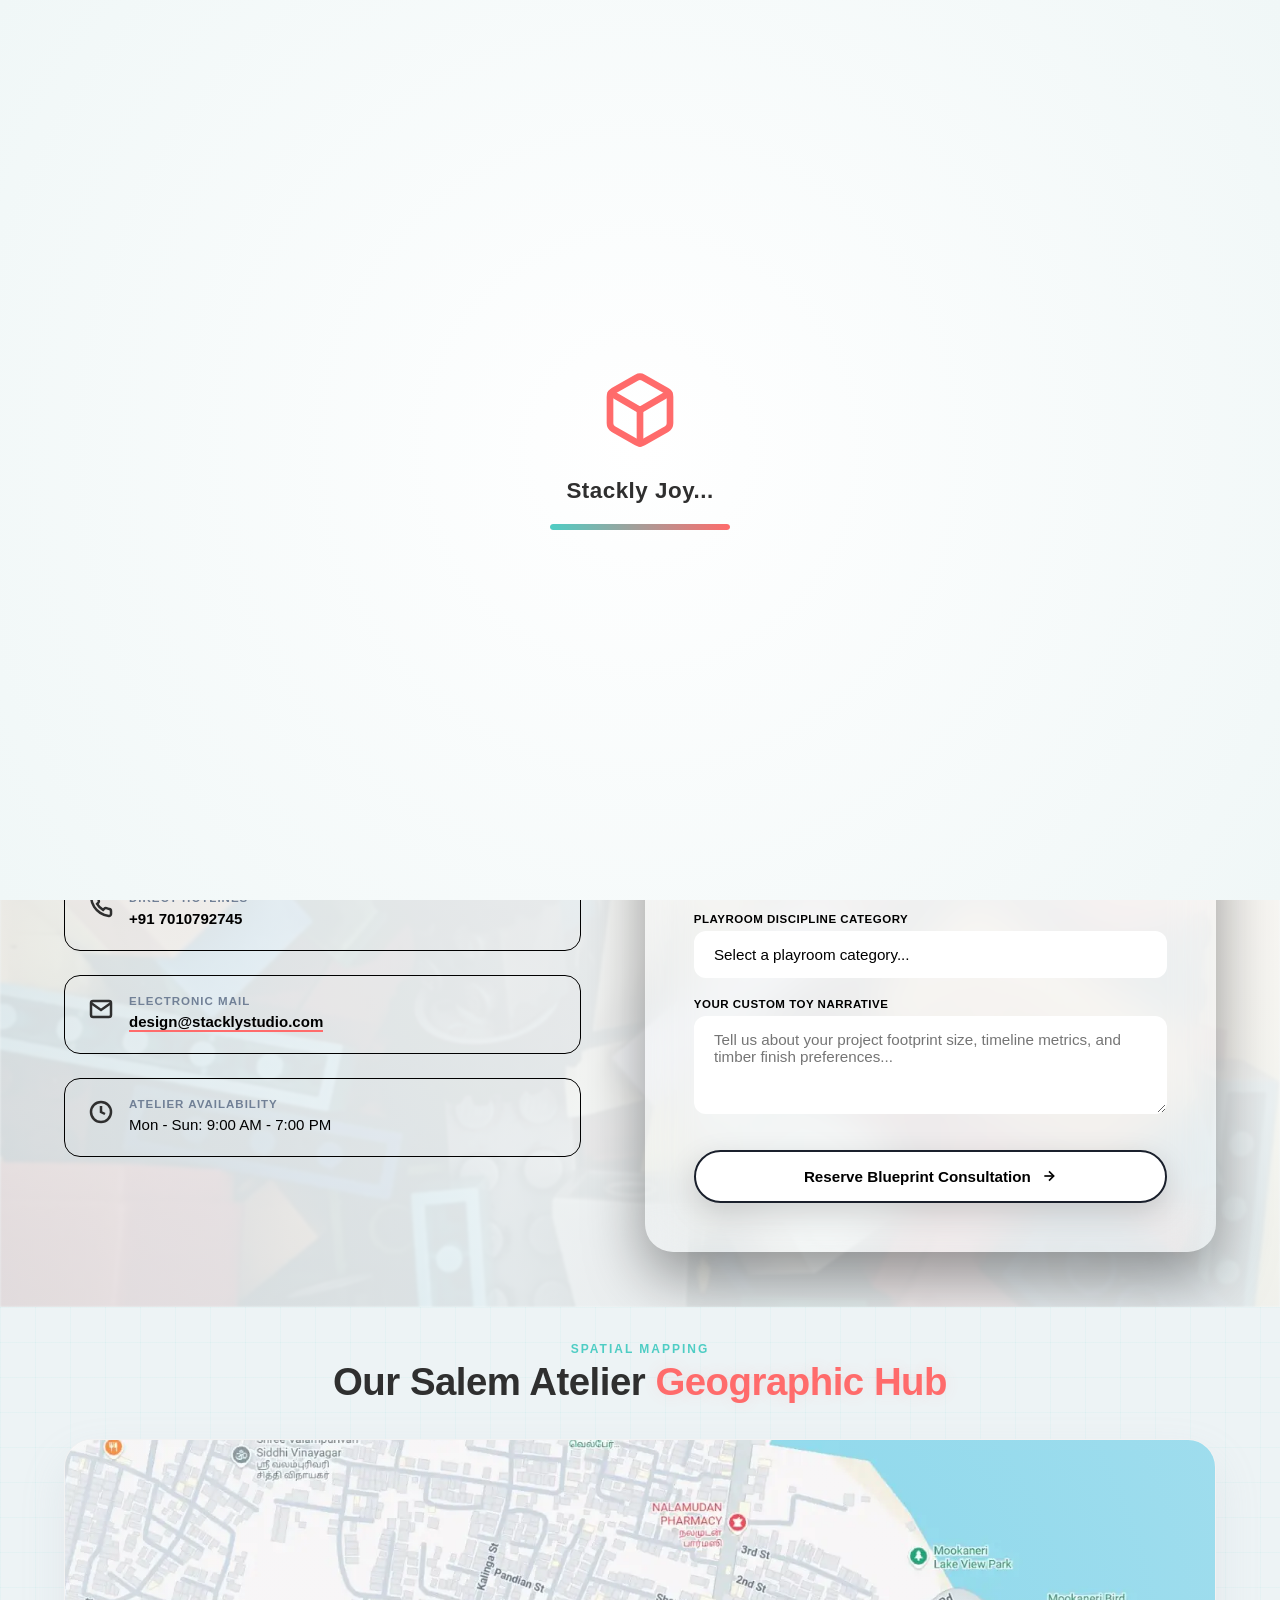
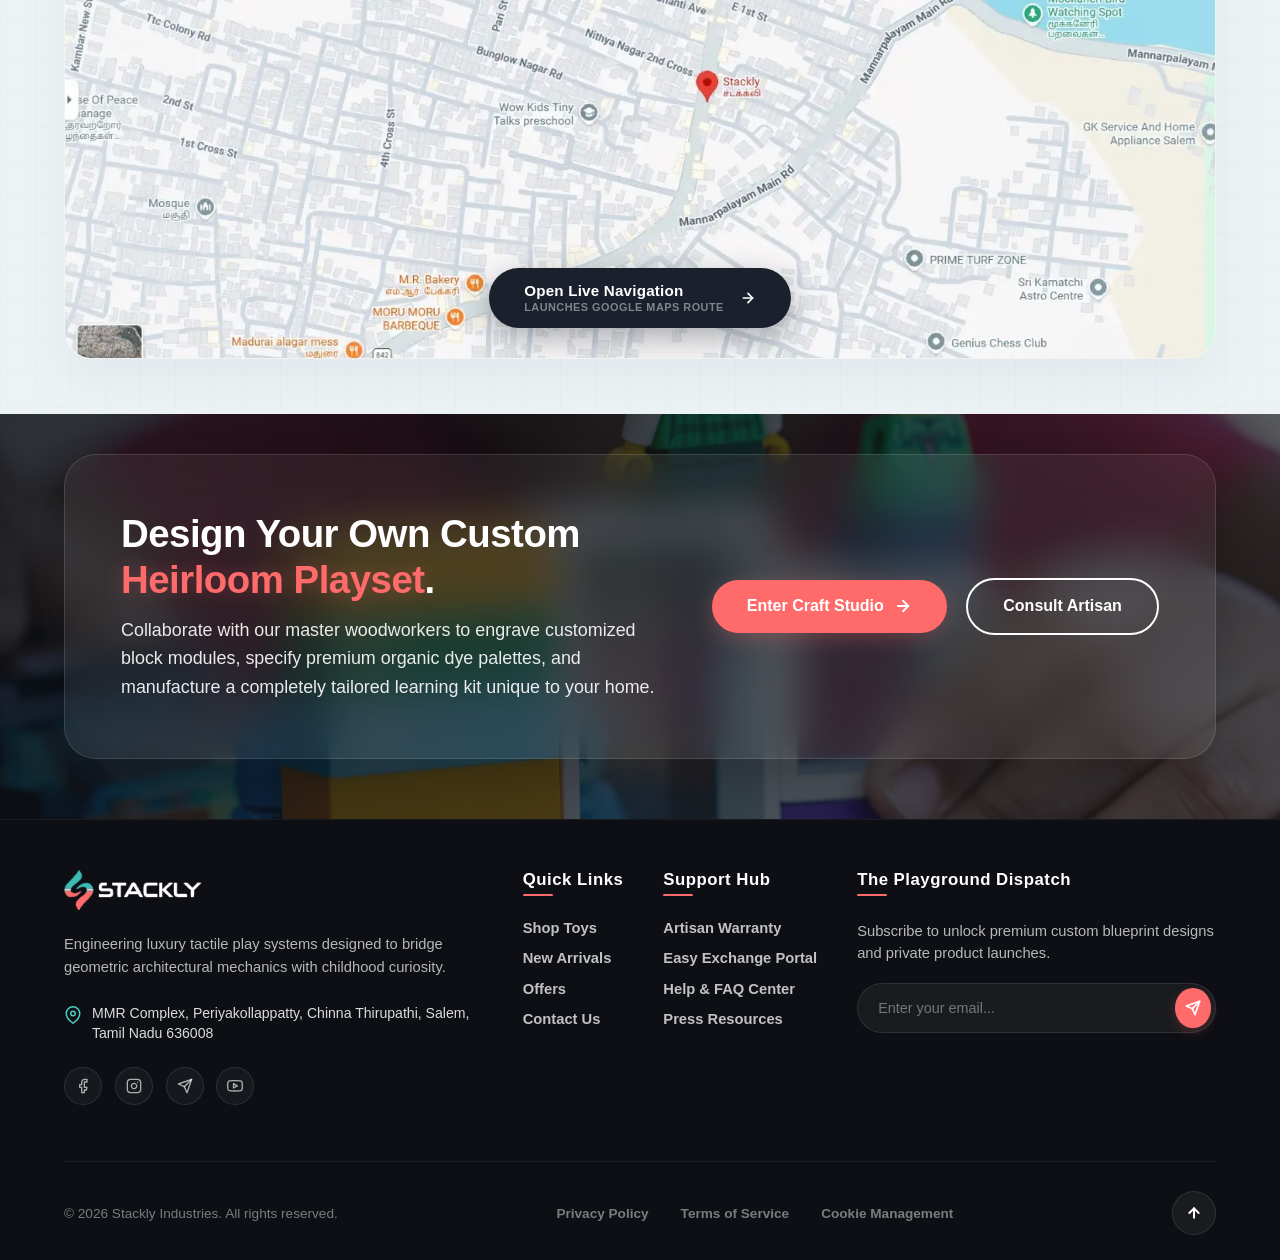
<file: contact.html>
<!DOCTYPE html>
<html lang="en">
<head>
    <meta charset="UTF-8">
    <meta name="viewport" content="width=device-width, initial-scale=1.0">
    <title>Stackly - Online Toy Store</title>
    <link rel="stylesheet" href="style.css">
</head>
<body>

    <!-- Modern Vector Preloader Screen -->
    <div id="preloader">
        <div class="preloader-content">
            <!-- Vector Blocks Icon Loader -->
            <svg class="vector-loader-icon" xmlns="http://w3.org" viewBox="0 0 24 24" width="80" height="80" fill="none" stroke="currentColor" stroke-width="2" stroke-linecap="round" stroke-linejoin="round">
                <path d="M21 16V8a2 2 0 0 0-1-1.73l-7-4a2 2 0 0 0-2 0l-7 4A2 2 0 0 0 3 8v8a2 2 0 0 0 1 1.73l7 4a2 2 0 0 0 2 0l7-4A2 2 0 0 0 21 16z"></path>
                <polyline points="3.27 6.96 12 12.01 20.73 6.96"></polyline>
                <line x1="12" y1="22.08" x2="12" y2="12"></line>
            </svg>
            <h2 class="preloader-text">Stackly Joy...</h2>
            <div class="progress-bar">
                <div class="progress-fill"></div>
            </div>
        </div>
    </div>


    <script>
        window.addEventListener('DOMContentLoaded', () => {
    const preloader = document.getElementById('preloader');
    const appContent = document.getElementById('app-content');

    // Automatically transition under the 3 second threshold
    setTimeout(() => {
        preloader.style.opacity = '0';
        preloader.style.visibility = 'hidden';
        appContent.classList.add('show-content');
    }, 2500); 
});

    </script>


<!-- Transparent, Floating Sticky Header Component -->
<!-- Transparent, Floating Sticky Header Component -->
<header class="floating-header">
    <div class="header-container">
        
        <!-- Brand Image Logo (Refreshes Page on Click) -->
        <a href="#" class="logo-wrapper" onclick="handleBrandRefresh(event)">
            <img src="./Assests/toy -logo.webp" alt="Stackly Logo" class="brand-logo">
        </a>

        <!-- Central Navigation Hub (Manages Mobile Sliding Drawer Layout) -->
        <nav class="nav-menu" id="navMenu">
    <div class="nav-links-wrapper">
        <a href="index.html" class="nav-link">Home</a>
        <!-- Injected the 'active' class on the Shop Toys link -->
        <a href="shop.html" class="nav-link ">Shop Toys</a>
        <a href="newarrivals.html" class="nav-link ">New Arrivals</a>
        <a href="offers.html" class="nav-link ">Offers</a>
        <a href="contact.html" class="nav-link active">Contact Us</a>
    </div>

            <!-- Mobile Responsive View Dedicated Auth Actions Menu Footer -->
          <div class="mobile-drawer-auth">
    <!-- FIXED 1: Upgraded from button to anchor tag with strict login.html system navigation -->
    <a href="login.html" class="auth-btn mobile-nav-login" style="text-decoration: none; display: inline-flex; align-items: center; justify-content: center;">
        <span>Log In</span>
    </a>
    
    <!-- FIXED 2: Upgraded from button to anchor tag with strict signup.html system navigation -->
    <a href="signup.html" class="auth-btn mobile-nav-signup" style="text-decoration: none; display: inline-flex; align-items: center; justify-content: center;">
        <span>Sign Up</span>
    </a>
</div>

        </nav>

        <!-- Right Action Utilities Terminal -->
       <div class="header-actions">
    <!-- Wishlist Button Counter Component (Navigates to 404.html) -->
    <a href="404.html" class="action-btn" title="Wishlist">
        <svg xmlns="http://w3.org" viewBox="0 0 24 24" width="22" height="22" fill="none" stroke="currentColor" stroke-width="2" stroke-linecap="round" stroke-linejoin="round">
            <path d="M20.84 4.61a5.5 5.5 0 0 0-7.78 0L12 5.67l-1.06-1.06a5.5 5.5 0 0 0-7.78 7.78l1.06 1.06L12 21.23l7.78-7.78 1.06-1.06a5.5 5.5 0 0 0 0-7.78z"></path>
        </svg>
        <span class="badge">0</span>
    </a>

    <!-- Shopping Cart Button Counter Component (Navigates to 404.html) -->
    <a href="404.html" class="action-btn" title="Cart">
        <svg xmlns="http://w3.org" viewBox="0 0 24 24" width="22" height="22" fill="none" stroke="currentColor" stroke-width="2" stroke-linecap="round" stroke-linejoin="round">
            <path d="M6 2L3 6v14a2 2 0 0 0 2 2h14a2 2 0 0 0 2-2V6l-3-4z"></path>
            <line x1="3" y1="6" x2="21" y2="6"></line>
            <path d="M16 10a4 4 0 0 1-8 0"></path>
        </svg>
        <span class="badge badge-primary">0</span>
    </a>

    <!-- Desktop Monitor Wide Exclusive Authentication Buttons Group -->
    <div class="auth-buttons-group desktop-auth">
        <!-- Links directly to login.html -->
        <a href="login.html" class="auth-btn login-btn">Log In</a>
        <!-- Links directly to signup.html -->
        <a href="signup.html" class="auth-btn signup-btn">Sign Up</a>
    </div>
</div>


            <!-- Responsive Hamburger Trigger Menu -->
            <button class="hamburger-toggle" id="hamburgerBtn" onclick="toggleMobileHeaderDrawer()">
                <span></span>
                <span></span>
                <span></span>
            </button>
        </div>

    </div>
</header>


<script>
    // Monitor vertical scroll window offset value to apply frosted filter effects
window.addEventListener('scroll', () => {
    const headerNode = document.querySelector('.floating-header');
    
    if (window.scrollY > 30) {
        headerNode.classList.add('scrolled');
    } else {
        headerNode.classList.remove('scrolled');
    }
});

// Toggle mobile drawer panel visibility and freeze document background scroll states
// Toggle mobile responsive navigation drawer display visibility status 
function toggleMobileHeaderDrawer() {
    const hamburgerBtn = document.getElementById('hamburgerBtn');
    const navMenu = document.getElementById('navMenu');
    
    hamburgerBtn.classList.toggle('active');
    navMenu.classList.toggle('mobile-active');
    
    // Evaluate display class state to freeze body window touch scrolling paths
    if (navMenu.classList.contains('mobile-active')) {
        document.body.classList.add('drawer-open-lock');
    } else {
        document.body.classList.remove('drawer-open-lock');
    }
}

// Global Interception handler for unlinked template targets
function handleNavigation404(event, interfaceSegmentName) {
    event.preventDefault(); 
    
    // Automatically close open menu drawers and unlock background scroll hooks
    document.getElementById('hamburgerBtn').classList.remove('active');
    document.getElementById('navMenu').classList.remove('mobile-active');
    document.body.classList.remove('drawer-open-lock');
    
    alert(`🔍 Stackly Route Monitor:\n\n"${interfaceSegmentName}" has been routed into a 404 navigation point safely!`);
}

// Native page reload reset function mapped onto the brand logo anchor
function handleBrandRefresh(event) {
    event.preventDefault();
    window.location.reload();
}


</script>

<!-- Flat Immersive Centered Full-Width Landing Hero -->
<section class="flat-canvas-hero">
    <!-- Immersive Section Background Canvas Image Cover -->
    <img src="./Assests/early development.webp" alt="Playground Blueprint Backdrop" class="hero-canvas-bg">
    
    <!-- Shading wash mask shields typography contrast against any picture coordinates -->
    <div class="hero-canvas-overlay"></div>

    <div class="hero-canvas-max-container animate-canvas-scale-in">
        <div class="hero-canvas-text-pillar">
            
            <div class="hero-canvas-micro-badge">
                <span class="canvas-indicator-beacon"></span>
                <span>Ecosystem Edition // v5.1</span>
            </div>

            <!-- Full Centered Headline Statement -->
            <h1 class="hero-canvas-headline">
                Scaffold Pure <span class="glow-teal-text">Childhood Logic</span>
            </h1>

            <!-- Enforced Crisp Pure Black Typography Description Rules -->
            <p class="hero-canvas-paragraph-black">
                Deconstruct toy rows. Explore certified renewable forest raw timber modules, laser-milled down to sub-millimeter precision limits to inspire infinite gravity-balancing structural loops.
            </p>

            <!-- Dual Center-Aligned Interactive Action Buttons -->
            <div class="hero-canvas-actions-hub">
                <!-- FIXED: Upgraded from button to anchor link element with explicit 404.html routing -->
<a href="404.html" class="hero-canvas-prime-btn btn-coral" style="text-decoration: none; display: inline-flex; align-items: center;">
    <span>Initialize Collection</span>
    <!-- FIXED: Corrected the broken xmlns metadata string to follow standard web specifications -->
    <svg xmlns="http://w3.org" width="16" height="16" viewBox="0 0 24 24" fill="none" stroke="currentColor" stroke-width="2.5" stroke-linecap="round" stroke-linejoin="round">
        <line x1="5" y1="12" x2="19" y2="12"></line>
        <polyline points="12 5 19 12 12 19"></polyline>
    </svg>
</a>

                
                <a href="404.html" class="hero-canvas-secondary-btn">
                    <span>Explore Blueprint Labs</span>
                </a>
            </div>

        </div>
    </div>
</section>

<style>

    /* --- FIXED: High-Density Visibility Canvas Landing Hero --- */
.flat-canvas-hero {
    position: relative;
    width: 100%;
    min-height: auto !important; /* FIXED: Strips hard-coded height minimums to prevent vertical layout voids */
    display: flex;
    align-items: center;
    justify-content: center;
    padding: 120px 5% 40px 5% !important; /* FIXED: Slashed top padding from 140px to 70px to snap up right against header */
    overflow: hidden !important; /* Enforces strict window clipping to kill horizontal scrollers */
    background-color: #edf3f5;
}

/* Background Image Layer Settings */
.hero-canvas-bg {
    position: absolute;
    top: 0;
    left: 0;
    width: 100%;
    height: 100%;
    object-fit: cover;
    object-position: center;
    z-index: 1;
    opacity: 0.20 !important; /* FIXED: Boosted opacity to make the background child details fully visible */
    filter: blur(0px) contrast(100%) grayscale(0%) !important; /* Strips all heavy blur/grayscale filters */
    pointer-events: none;
    transform: scale(1.01);
    transition: transform 1.2s cubic-bezier(0.25, 1, 0.5, 1);
}

/* Ultra-translucent gradient mask guarantees pure black text readability without hiding the photo */
.hero-canvas-overlay {
    position: absolute;
    top: 0;
    left: 0;
    width: 100%;
    height: 100%;
    /* FIXED: Lowered masking density to a clean 0.35 threshold so the photo background projects clearly */
    background: radial-gradient(circle at 50% 50%, rgba(237, 243, 245, 0.35) 0%, rgba(237, 243, 245, 0.75) 100%) !important;
    z-index: 2;
    pointer-events: none;
}

/* Micro adjustments to layout header margins inside your text pillar */
.hero-canvas-micro-badge {
    margin-bottom: 0.8rem !important; /* Compresses top gaps between badge and headline text */
}

.hero-canvas-headline {
    margin-bottom: 0.8rem !important;
}

.hero-canvas-paragraph-black {
    margin-bottom: 1.8rem !important; /* Pulls button rows closer to description lines */
}


    /* --- High-Contrast Flat Canvas Landing Hero Layout --- */
.flat-canvas-hero {
    position: relative;
    width: 100%;
    min-height: 90vh; /* Controlled height provides deep layout structure without vertical dead spaces */
    display: flex;
    align-items: center;
    justify-content: center;
    padding: 140px 5% 70px 5%; /* Upper padding guards floating sticky navigation header lines */
    overflow: hidden !important; /* Forces strict window bounds to stop side overflow scrollbars */
    background-color: #edf3f5;
}

/* Section Background Canvas Image Cover Rules */
.hero-canvas-bg {
    position: absolute;
    top: 0;
    left: 0;
    width: 100%;
    height: 100%;
    object-fit: cover;
    object-position: center;
    z-index: 1;
    opacity: 0.45; /* Boosted base opacity ensures the background image lines project clearly */
    filter: blur(0px) contrast(102%) grayscale(15%);
    pointer-events: none;
    transform: scale(1.02);
    transition: transform 1.2s cubic-bezier(0.25, 1, 0.5, 1);
}

.flat-canvas-hero:hover .hero-canvas-bg {
    transform: scale(1.00); /* Smoothly settles the background graphic into view on hover entry */
}

/* Translucent vignette shield screen overlay protects text contrast lines over the image */
.hero-canvas-overlay {
    position: absolute;
    top: 0;
    left: 0;
    width: 100%;
    height: 100%;
    background: radial-gradient(circle at 50% 50%, rgba(237, 243, 245, 0.65) 0%, rgba(237, 243, 245, 0.92) 100%);
    z-index: 2;
    pointer-events: none;
}

.hero-canvas-max-container {
    width: 100%;
    max-width: 1400px;
    margin: 0 auto;
    position: relative;
    z-index: 5; /* Lifts your text and button tracks cleanly over overlay mask layers */
}

/* --- Central Core Typography Pillar --- */
.hero-canvas-text-pillar {
    display: flex;
    flex-direction: column;
    align-items: center;
    text-align: center;
    width: 100%;
}

.hero-canvas-micro-badge {
    display: inline-flex;
    align-items: center;
    gap: 8px;
    background: #ffffff;
    border: 1px solid rgba(0, 0, 0, 0.06);
    padding: 0.5rem 1.1rem;
    border-radius: 50px;
    color: var(--dark-charcoal);
    font-size: 0.78rem;
    font-weight: 700;
    text-transform: uppercase;
    letter-spacing: 1px;
    margin-bottom: 1.5rem;
    box-shadow: 0 4px 12px rgba(0,0,0,0.02);
}

.canvas-indicator-beacon {
    width: 8px;
    height: 8px;
    background-color: var(--secondary-teal);
    border-radius: 50%;
    box-shadow: 0 0 10px var(--secondary-teal);
    animation: canvasBeaconBlink 1.6s infinite ease-in-out;
}

.hero-canvas-headline {
    color: var(--dark-charcoal);
    font-size: clamp(2.2rem, 5vw, 3.6rem); /* Scaled up completely to draw out high visual command */
    line-height: 1.15;
    font-weight: 900;
    letter-spacing: -1.2px;
    margin-bottom: 1.5rem;
    text-align: center;
    transition: color 0.3s ease;
}

.glow-teal-text {
    color: #3bbcb4;
    text-shadow: 0 0 20px rgba(78, 205, 196, 0.15);
}

/* Enforced crisp pure black typography description rules */
.hero-canvas-paragraph-black {
    color: #000000 !important; /* Pure black high-contrast visibility text profile layer */
    font-size: 1.05rem;
    line-height: 1.65;
    font-weight: 600; /* Protected thickness preserves sharp anti-aliasing text profiles */
    margin-bottom: 2.8rem;
    max-width: 720px; /* Restricts the tracking width line to optimize rapid reading paths */
    text-align: center;
    cursor: default;
    transition: color 0.3s ease, transform 0.3s ease;
    transform-origin: center;
}

/* --- Center Aligned Dual Button Row Layout --- */
.hero-canvas-actions-hub {
    display: flex;
    align-items: center;
    justify-content: center;
    gap: 1.5rem;
    width: 100%;
}

.hero-canvas-prime-btn {
    background-color: var(--dark-charcoal);
    color: #ffffff;
    border: none;
    padding: 1.1rem 2.4rem;
    font-size: 1rem;
    font-weight: 700;
    border-radius: 50px;
    cursor: pointer;
    display: inline-flex;
    align-items: center;
    gap: 10px;
    box-shadow: 0 6px 18px rgba(0, 0, 0, 0.05);
    transition: all 0.4s cubic-bezier(0.25, 1, 0.5, 1);
}
.hero-canvas-prime-btn.btn-coral { background-color: var(--primary-coral); box-shadow: 0 6px 18px rgba(255, 107, 107, 0.25); }

.hero-canvas-prime-btn:hover {
    background-color: var(--dark-charcoal);
    transform: translateY(-2px);
    box-shadow: 0 12px 28px rgba(0, 0, 0, 0.15);
}
.hero-canvas-prime-btn svg { transition: transform 0.3s ease; }
.hero-canvas-prime-btn:hover svg { transform: translateX(4px); }

/* Secondary Custom Button Profile */
a.hero-canvas-secondary-btn {
    text-decoration: none;
    background-color: #ffffff;
    color: var(--dark-charcoal);
    border: 1px solid rgba(0, 0, 0, 0.08);
    padding: 1.1rem 2.4rem;
    font-size: 1rem;
    font-weight: 700;
    border-radius: 50px;
    display: inline-flex;
    align-items: center;
    box-shadow: 0 4px 12px rgba(0, 0, 0, 0.03);
    transition: all 0.4s cubic-bezier(0.25, 1, 0.5, 1);
}

a.hero-canvas-secondary-btn:hover {
    background-color: #f1f5f7;
    border-color: rgba(0, 0, 0, 0.15);
    transform: translateY(-2px);
    box-shadow: 0 8px 20px rgba(0, 0, 0, 0.06);
}

/* --- Hardware Accelerated Content Hover Glow Triggers --- */
.flat-canvas-hero:hover .hero-canvas-paragraph-black {
    color: var(--primary-coral) !important; /* Transforms text safely into active primary themes on canvas entering */
    transform: scale(1.002);
}

.flat-canvas-hero:hover .hero-canvas-headline {
    text-shadow: 0 0 35px rgba(78, 205, 196, 0.12);
}

@keyframes canvasBeaconBlink { 0%, 100% { transform: scale(1); opacity: 1; } 50% { transform: scale(1.25); opacity: 0.4; } }

/* Modern Entry Animation */
.animate-canvas-scale-in {
    opacity: 0;
    transform: scale(0.98) translateY(12px);
    animation: canvasLayoutScaleIn 0.8s cubic-bezier(0.25, 1, 0.5, 1) forwards;
}
@keyframes canvasLayoutScaleIn { 100% { opacity: 1; transform: scale(1) translateY(0); } }

/* --- Responsive Media Viewports Overhaul --- */
@media (max-width: 768px) {
    .flat-canvas-hero { padding-top: 130px; padding-bottom: 50px; }
    .hero-canvas-actions-hub { flex-direction: column; gap: 1rem; width: 100%; } /* Stacks buttons vertically on smartphone touch screens */
    .hero-canvas-prime-btn, a.hero-canvas-secondary-btn { width: 100%; justify-content: center; } /* Forces components flush edge-to-edge */
}

</style>

<!-- High-Contrast Interactive Artisan Contact & Blueprint Inquiry Section -->
<section class="toy-contact-section">
    <!-- Base Section Background Image Layer -->
    <img src="./Assests/building blocks.webp" alt="Artisan Woodshop Workbench Backdrop" class="contact-section-bg">
    <div class="contact-section-overlay"></div>

    <div class="contact-max-container">
        
        <!-- Left Wing Pillar: Flagship Workshop Coordinates -->
        <div class="contact-info-pillar animate-on-scroll">
            <span class="contact-pretitle">Flagship Woodshop</span>
            <h2 class="contact-headline">Reach Our <br><span class="glow-teal-text">Toy Architects</span>.</h2>
            
            <div class="info-coordinate-deck">
                
                <!-- Studio Location -->
                <div class="coordinate-unit-card">
                    <div class="card-icon-hull">
                        <svg xmlns="http://w3.org" viewBox="0 0 24 24" fill="none" stroke="currentColor" stroke-width="2.5"><path d="M21 10c0 7-9 13-9 13s-9-6-9-13a9 9 0 0 1 18 0z"></path><circle cx="12" cy="10" r="3"></circle></svg>
                    </div>
                    <div class="coordinate-details">
                        <span class="coordinate-label">Visit Our Studio</span>
                        <p class="coordinate-value">MMR Complex, Periyakollappatty, Chinna Thirupathi, Salem, Tamil Nadu 636008</p>
                    </div>
                </div>

                <!-- Direct Hotlines -->
                <div class="coordinate-unit-card">
                    <div class="card-icon-hull">
                        <svg xmlns="http://w3.org" viewBox="0 0 24 24" fill="none" stroke="currentColor" stroke-width="2.5"><path d="M22 16.92v3a2 2 0 0 1-2.18 2 19.79 19.79 0 0 1-8.63-3.07 19.5 19.79 0 0 1-6-6 19.79 19.79 0 0 1-3.07-8.67A2 2 0 0 1 4.11 2h3a2 2 0 0 1 2 1.72 12.84 12.84 0 0 0 .7 2.81 2 2 0 0 1-.45 2.11L8.09 9.91a16 16 0 0 0 6 6l1.27-1.27a2 2 0 0 1 2.11-.45 12.84 12.84 0 0 0 2.81.7A2 2 0 0 1 22 16.92z"></path></svg>
                    </div>
                    <div class="coordinate-details">
                        <span class="coordinate-label">Direct Hotlines</span>
                        <p class="coordinate-value"><a href="tel:+917010792745" class="phone-tel-link">+91 7010792745</a></p>
                    </div>
                </div>

                <!-- Electronic Mail (Outlook Redirect Context Enabled) -->
                <div class="coordinate-unit-card">
                    <div class="card-icon-hull">
                        <svg xmlns="http://w3.org" viewBox="0 0 24 24" fill="none" stroke="currentColor" stroke-width="2.5"><path d="M4 4h16c1.1 0 2 .9 2 2v12c0 1.1-.9 2-2 2H4c-1.1 0-2-.9-2-2V6c0-1.1.9-2 2-2z"></path><polyline points="22,6 12,13 2,6"></polyline></svg>
                    </div>
                    <div class="coordinate-details">
                        <span class="coordinate-label">Electronic Mail</span>
                        <!-- Natively targets system default mail app agent (Outlook) populated with recipient address -->
                        <p class="coordinate-value"><a href="mailto:design@stacklystudio.com" class="outlook-direct-link" title="Open in Outlook Office Mail">design@stacklystudio.com</a></p>
                    </div>
                </div>

                <!-- Availability Hours -->
                <div class="coordinate-unit-card">
                    <div class="card-icon-hull">
                        <svg xmlns="http://w3.org" viewBox="0 0 24 24" fill="none" stroke="currentColor" stroke-width="2.5"><circle cx="12" cy="12" r="10"></circle><polyline points="12 6 12 12 16 14"></polyline></svg>
                    </div>
                    <div class="coordinate-details">
                        <span class="coordinate-label">Atelier Availability</span>
                        <p class="coordinate-value">Mon - Sun: 9:00 AM - 7:00 PM</p>
                    </div>
                </div>

            </div>
        </div>

        <!-- Right Wing Pillar: Interactive Validation Console Chassis -->
        <div class="contact-form-pillar animate-on-scroll">
            <div class="form-glass-console-wrapper">
                
                <div class="form-console-header">
                    <h3>Send Us a Message 🪵</h3>
                    <p>Submit your custom playroom parameters. Form boundaries illuminate on active focus.</p>
                </div>

                <!-- Validation Status Notification Banner Alert Area -->
                <div id="validation-status-alert" class="validation-status-banner alert-hidden"></div>

                <!-- Primary Form Base Layout Terminal -->
                <form id="toy-architect-inquiry-form" onsubmit="executeFormSubmission(event)" novalidate>
                    
                    <!-- Input Block 1: Full Name -->
                    <div class="form-input-node">
                        <label for="architect-client-name">Your Full Name</label>
                        <input type="text" id="architect-client-name" placeholder="Your elegant name..." autocomplete="off" oninput="enforceCharacterRestrictions(this)">
                    </div>

                    <!-- Input Block 2: Email Address -->
                    <div class="form-input-node">
                        <label for="architect-client-email">Email Address</label>
                        <input type="email" id="architect-client-email" placeholder="name@example.com" autocomplete="off">
                    </div>

                    <!-- Input Block 3: Mobile Number -->
                    <div class="form-input-node">
                        <label for="architect-client-phone">10-Digit Mobile Number</label>
                        <input type="text" id="architect-client-phone" placeholder="10-digit mobile number" maxlength="10" autocomplete="off" oninput="enforceNumberRestrictions(this)">
                    </div>

                    <!-- Input Block 4: Project Discipline Dropdown Selection -->
                    <div class="form-input-node">
                        <label for="architect-project-category">Playroom Discipline Category</label>
                        <select id="architect-project-category">
                            <option value="" selected disabled>Select a playroom category...</option>
                            <option value="architectural-blocks">Custom Architectural Timber Blocks</option>
                            <option value="kinetic-run">Kinetic Maze &amp; Tracking Balance Run</option>
                            <option value="organic-sorting">Cognitive Sorting Geometric Toys</option>
                            <option value="playroom-bulk">Complete Kindergarten Layout Bulk Order</option>
                        </select>
                    </div>

                    <!-- Input Block 5: Narrative Description Textarea -->
                    <div class="form-input-node">
                        <label for="architect-project-narrative">Your Custom Toy Narrative</label>
                        <textarea id="architect-project-narrative" rows="4" placeholder="Tell us about your project footprint size, timeline metrics, and timber finish preferences..."></textarea>
                    </div>

               
<div class="form-action-trigger-row">
    <!-- FIXED: Added 'high-visibility-override' class tag to unlock the strict style changes -->
    <button type="submit" class="form-submit-capsule-btn high-visibility-override">
    <span>Reserve Blueprint Consultation</span>
    <svg xmlns="http://www.w3.org/2000/svg" width="16" height="16" viewBox="0 0 24 24" fill="none" stroke="currentColor" stroke-width="2.5">
        <line x1="5" y1="12" x2="19" y2="12"></line>
        <polyline points="12 5 19 12 12 19"></polyline>
    </svg>
</button>



                    </div>

                </form>

            </div>
        </div>

    </div>
</section>

<style>
    /* =======================================================================
   UNIVERSAL OVERRIDE: CENTERS CAPSULE WITH WHITE BACKDROP & BLACK TEXT
   ======================================================================= */

/* FIXED: Centers the button container column flush horizontally across the card grid floor */
.form-action-trigger-row {
    width: 100% !important;
    display: flex !important;
    justify-content: center !important; /* FIXED: Pulls content to exact center horizon */
    align-items: center !important;
    margin-top: 2.2rem !important;
    box-sizing: border-box !important;
}

/* HARD OVERRIDE: Applies pure white fill with a solid charcoal border outline profile */
.form-submit-capsule-btn.high-visibility-override,
a.form-submit-capsule-btn {
    background-color: #ffffff !important; /* FIXED: Crisp solid white background sheet stops background bleaching */
    border: 2px solid #1a202c !important; /* Deep charcoal grey border line guarantees 100% field visibility */
    color: #000000 !important; /* FIXED: Deep pure black contrast readability layer configuration mapping */
    font-size: 0.95rem !important;
    font-weight: 800 !important; /* Protected thickness preserves text profile sharpness */
    padding: 1rem 2.2rem !important;
    border-radius: 50px !important; /* Squeezes button edges into a premium curved capsule cap */
    display: inline-flex !important;
    align-items: center !important;
    justify-content: center !important;
    gap: 10px !important;
    box-shadow: 0 10px 30px rgba(0, 0, 0, 0.15) !important;
    transition: all 0.3s cubic-bezier(0.25, 1, 0.5, 1) !important;
    cursor: pointer !important;
}

/* Elegant high-contrast hover inversion behavior tracks */
.form-submit-capsule-btn.high-visibility-override:hover,
a.form-submit-capsule-btn:hover {
    background-color: rgb(209, 109, 109) !important; /* Inverts canvas profile to bold dark grey charcoal on hover entry */
    color:black !important; /* Font text color flashes to pure white */
    box-shadow: 0 12px 35px rgba(26, 32, 44, 0.4) !important;
    transform: translateY(-2px) !important;
}

/* Syncs arrow vector icon properties dynamically across state shifts */
.form-submit-capsule-btn.high-visibility-override svg,
a.form-submit-capsule-btn svg {
    color: #000000 !important; /* Matches default pure black text line font metrics */
    width: 16px !important;
    height: 16px !important;
    flex-shrink: 0 !important;
    transition: transform 0.3s ease, color 0.3s ease !important;
}

.form-submit-capsule-btn.high-visibility-override:hover svg,
a.form-submit-capsule-btn:hover svg {
    color: black !important; /* Inverts vector paths lines to white along with text */
    transform: translateX(4px) !important; /* Smooth sliding displacement animation adds user punch */
}


    /* --- FIXED: Perfectly Balanced Centered Alignment Overhaul --- */

/* Centers both the text cards and the form module together inside the main layout wrapper */
.toy-contact-section .contact-max-container {
    align-items: center !important; /* FIXED: Keeps left and right blocks vertically aligned in center */
    max-width: 1200px !important;  /* Brings both sections inward to look tight and compact */
}

/* Forces the left coordinates track to stretch and mirror the right form box width boundaries */
.contact-info-pillar {
    width: 100% !important;
    display: flex !important;
    flex-direction: column !important;
    align-items: stretch !important; /* FIXED: Prevents cards from stopping short or dropping unevenly */
}

/* Restructures the headline alignment spacing to give a clean tracking visual line */
.contact-headline {
    margin-bottom: 2.2rem !important;
    width: 100% !important;
    text-align: left !important;
}

/* Stretches the left column cards out to the exact same width as the right form container block */
.info-coordinate-deck {
    width: 100% !important;
    max-width: 100% !important; /* FIXED: Breaks past the old narrow width cap to meet the right card edges */
    display: flex !important;
    flex-direction: column !important;
    gap: 1.5rem !important;
}

/* Adds a beautiful subtle outline effect on form focus events to match your active focus concept */
.form-input-node input:focus,
.form-input-node select:focus,
.form-input-node textarea:focus {
    border-color: var(black, #3bbcb4) !important;
    background-color: rgba(0, 0, 0, 0.4) !important;
}


    /* --- High-Contrast Immersive Artisan Contact Section --- */
.toy-contact-section {
    position: relative;
    width: 100%;
    padding: 35px 5% 55px;
    background: radial-gradient(
        circle at 80% 20%,
        #ffffff 0%,
        #f4f8f9 60%,
        #edf3f5 100%
    );
    overflow: hidden;
    display: flex;
    align-items: center;
}

/* Background Image Cover Sizing rules matrix mapping layer */
.contact-section-bg {
    position: absolute;
    top: 0;
    left: 0;
    width: 100%;
    height: 100%;
    object-fit: cover;
    object-position: center;
    z-index: 2;
    opacity: 0.52; /* Low watermark profile protects contrast text block layers */
    filter: blur(1px) grayscale(40%);
    pointer-events: none;
}

/* Dark contrast screen shields visibility loops */
.contact-section-overlay{
    position:absolute;
    inset:0;
    background: radial-gradient(
        circle at 80% 20%,
        rgba(255,255,255,.92) 0%,
        rgba(244,248,249,.82) 60%,
        rgba(237,243,245,.75) 100%
    );
    z-index:2;
}

.contact-max-container {
    width: 100%;
    max-width: 1400px;
    margin: 0 auto;
    display: grid;
    grid-template-columns: 0.95fr 1.05fr; /* Tightens column dimensions to bring components close */
    gap: 4rem;
    align-items: flex-start;
    position: relative;
    z-index: 5;
}

/* --- Left Column: Info Coordinates Grid Panel --- */
.contact-info-pillar {
    display: flex;
    flex-direction: column;
    align-items: flex-start;
    text-align: left;
}

.contact-pretitle {
    font-size: 0.75rem;
    font-weight: 800;
    text-transform: uppercase;
    letter-spacing: 2px;
    color: var(--secondary-teal, #3bbcb4);
    margin-bottom: 6px;
}

.contact-headline {
    color: black;
    font-size: clamp(2rem, 4.5vw, 3rem);
    font-weight: 900;
    line-height: 1.15;
    letter-spacing: -1px;
    margin-bottom: 2.2rem;
}

.glow-teal-text {
    color: var (-- black, #3bbcb4);
    text-shadow: 0 0 20px rgba(78, 205, 196, 0.2);
}

.info-coordinate-deck {
    display: flex;
    flex-direction: column;
    gap: 1.5rem;
    width: 100%;
    max-width: 480px;
}

.coordinate-unit-card {
    display: flex;
    align-items: flex-start;
    gap: 16px;
    background: rgba(255, 255, 255, 0.02);
    border: 1px solid black;
    padding: 1.2rem 1.5rem;
    border-radius: 16px;
    transition: all 0.3s ease;
}

.card-icon-hull {
    width: 24px;
    height: 24px;
    color: var(-- black, #3bbcb4);
    flex-shrink: 0;
    margin-top: 2px;
}

.coordinate-details {
    display: flex;
    flex-direction: column;
    align-items: flex-start;
    text-align: left;
}

.coordinate-label {
    font-size: 0.72rem;
    font-weight: 800;
    text-transform: uppercase;
    letter-spacing: 1px;
    color: #718096;
    margin-bottom: 4px;
}

.coordinate-value {
    color: black;
    font-size: 0.94rem;
    line-height: 1.5;
    margin: 0;
    font-weight: 500;
}

/* Outlook High-Visibility Redirection Direct Links */
a.outlook-direct-link, a.phone-tel-link {
    color: black;
    text-decoration: none;
    font-weight: 700;
    position: relative;
    transition: color 0.3s ease;
}
a.outlook-direct-link::after { content: ''; position: absolute; bottom: -2px; left: 0; width: 100%; height: 2px; background-color: var(--primary-coral, #ff6b6b); transform: scaleX(1); transform-origin: left; transition: transform 0.3s ease; }

a.outlook-direct-link:hover { color: var(--primary-coral, #ff6b6b); }
a.outlook-direct-link:hover::after { transform: scaleX(1.04); background-color: var(--primary-coral, #ff6b6b); }

/* --- Right Column: Translucent Form Dashboard Console --- */
.form-glass-console-wrapper {
    background: rgba(255, 255, 255, 0.02);
    border: 1px solid rgba(255, 255, 255, 0.05);
    backdrop-filter: blur(20px);
    -webkit-backdrop-filter: blur(20px);
    border-radius: 28px;
    padding: 3rem;
    box-shadow: 0 25px 60px rgba(0, 0, 0, 0.4);
    width: 100%;
}

.form-console-header {
    text-align: left;
    margin-bottom: 1.8rem;
    border-bottom: 1px solid rgba(255, 255, 255, 0.04);
    padding-bottom: 1.2rem;
}

.form-console-header h3 {
    color: black;
    font-size: 1.4rem;
    font-weight: 800;
    margin: 0 0 6px 0;
}

.form-console-header p {
    color: black;
    font-size: 0.88rem;
    line-height: 1.45;
    margin: 0;
}

/* Input Fields Node Controls mapping */
.form-input-node {
    display: flex;
    flex-direction: column;
    align-items: flex-start;
    margin-bottom: 1.2rem;
    width: 100%;
}

.form-input-node label {
    font-size: 0.72rem;
    font-weight: 800;
    text-transform: uppercase;
    letter-spacing: 0.5px;
    color: black;
    margin-bottom: 6px;
}

.form-input-node input[type="text"],
.form-input-node input[type="email"],
.form-input-node select,
.form-input-node textarea {
    width: 100%;
    background-color: white !important;
    border: 1px solid rgba(255, 255, 255, 0.08) !important;
    border-radius: 12px;
    padding: 0.9rem 1.2rem;
    color: black !important;
    font-size: 0.95rem;
    font-family: inherit;
    outline: none;
    transition: all 0.3s cubic-bezier(0.25, 1, 0.5, 1);
}

.form-input-node select {
    cursor: pointer;
    appearance: none;
    -webkit-appearance: none;
    background-image: url("data:image/svg+xml;charset=UTF-8,%3csvg xmlns='http://w3.org' viewBox='0 0 24 24' fill='none' stroke='%23a0aec0' stroke-width='2.5' stroke-linecap='round' stroke-linejoin='round'%3e%3cpolyline points='6 9 12 15 18 9'%3e%3c/polyline%3e%3c/auto%3e");
    background-repeat: no-repeat;
    background-position: right 1.2rem center;
    background-size: 14px;
    padding-right: 2.5rem;
}

/* Form Boundaries Illuminate Softly on Active Focus Matrix */
.form-input-node input:focus,
.form-input-node select:focus,
.form-input-node textarea:focus {
    border-color: var(-- black, #3bbcb4) !important;
    box-shadow: 0 0 14px rgba(78, 205, 196, 0.15) !important;
    background-color: rgba(0, 0, 0, 0.4) !important;
}

/* Custom Status Validation Feedback Alert Ribbon */
.validation-status-banner {
    width: 100%;
    padding: 0.9rem 1.2rem;
    border-radius: 12px;
    font-size: 0.88rem;
    font-weight: 700;
    margin-bottom: 1.5rem;
    text-align: left;
    transition: all 0.3s ease;
}
.alert-error {
    background-color: rgba(255, 107, 107, 0.1) !important;
    border: 1px solid rgba(255, 107, 107, 0.25) !important;
    color: #ff6b6b !important;
}
.alert-success {
    background-color: rgba(78, 205, 196, 0.1) !important;
    border: 1px solid rgba(78, 205, 196, 0.25) !important;
    color: #3bbcb4 !important;
}
.alert-hidden { display: none !important; }

/* Interactive Form Submit Button Pass Capsule */
.form-action-trigger-row { width: 100%; display: flex; margin-top: 1.8rem; }

button.form-submit-capsule-btn {
    width: 100%;
    background-color: transparent;
    color: black;
    border: 1px solid rgba(255, 255, 255, 0.15);
    padding: 1.1rem 2rem;
    font-size: 0.95rem;
    font-weight: 700;
    border-radius: 50px;
    cursor: pointer;
    display: inline-flex;
    align-items: center;
    justify-content: center;
    gap: 8px;
    transition: all 0.4s cubic-bezier(0.25, 1, 0.5, 1);
}
button.form-submit-capsule-btn svg { width: 14px; height: 14px; transition: transform 0.3s ease; }

button.form-submit-capsule-btn:hover {
    background-color: var(--primary-coral, #ff6b6b);
    border-color: var(--primary-coral, #ff6b6b);
    box-shadow: 0 10px 25px rgba(255, 107, 107, 0.35);
    transform: translateY(-2px);
}
button.form-submit-capsule-btn:hover svg { transform: translateX(4px); }

/* --- Interaction Card Hover Enhancements --- */
.coordinate-unit-card:hover {
    background: rgba(255, 255, 255, 0.04);
    border-color: rgba(78, 205, 196, 0.15);
}

/* --- Responsive Media Viewports Overhaul --- */
@media (max-width: 992px) {
    /* Collapse side horizontal columns down to a simple, centered single track list array mapping */
    .contact-max-container {
        grid-template-columns: 1fr;
        gap: 3rem;
    }
    .contact-info-pillar { align-items: center; text-align: center; }
    .info-coordinate-deck { max-width: 100%; }
    .form-glass-console-wrapper { padding: 2.2rem 1.5rem; }
}

@media (max-width: 550px) {
    .coordinate-unit-card { flex-direction: column; align-items: center; text-align: center; padding: 1.2rem; }
    .card-icon-hull { margin-top: 0; margin-bottom: 4px; }
    .coordinate-details { align-items: center; text-align: center; }
}

.validation-status-banner{
    display:none;
    margin-bottom:20px;
    padding:14px 18px;
    border-radius:10px;
    font-size:15px;
    font-weight:600;
}

.alert-error{
    display:block;
    background:#ffe8e8;
    color:#c62828;
    border:1px solid #f5b5b5;
}

.alert-success{
    display:block;
    background:#e8fff1;
    color:#0b8a45;
    border:1px solid #9be2b9;
}
</style>

<script>
   /**
 * Removes numbers from Name field
 */
function enforceCharacterRestrictions(inputElement) {
    inputElement.value = inputElement.value.replace(/[0-9]/g, '');
}

/**
 * Allows only numbers in Mobile field
 */
function enforceNumberRestrictions(inputElement) {
    inputElement.value = inputElement.value.replace(/[^0-9]/g, '');
}

/**
 * Form Validation
 */
function executeFormSubmission(event){

    event.preventDefault();

    const alertBanner = document.getElementById("validation-status-alert");

    const clientName = document.getElementById("architect-client-name").value.trim();
    const clientEmail = document.getElementById("architect-client-email").value.trim();
    const clientPhone = document.getElementById("architect-client-phone").value.trim();
    const category = document.getElementById("architect-project-category").value;
    const narrative = document.getElementById("architect-project-narrative").value.trim();

    // Hide previous message
    alertBanner.style.display = "block";

    /* ---------- Required Fields ---------- */

    if(
        clientName === "" ||
        clientEmail === "" ||
        clientPhone === "" ||
        category === "" ||
        narrative === ""
    ){
        alertBanner.innerHTML = "⚠ Please fill all the fields.";
        alertBanner.className = "validation-status-banner alert-error";
        return;
    }

    /* ---------- Email ---------- */

    const emailPattern = /^[^\s@]+@[^\s@]+\.[^\s@]+$/;

    if(!emailPattern.test(clientEmail)){
        alertBanner.innerHTML = "⚠ Please enter a valid email address.";
        alertBanner.className = "validation-status-banner alert-error";
        return;
    }

    /* ---------- Phone ---------- */

    if(!/^[0-9]{10}$/.test(clientPhone)){
        alertBanner.innerHTML = "⚠ Mobile number must contain exactly 10 digits.";
        alertBanner.className = "validation-status-banner alert-error";
        return;
    }

    /* ---------- Success ---------- */

    alertBanner.innerHTML = "✅ Form submitted successfully. Redirecting...";
    alertBanner.className = "validation-status-banner alert-success";

    document.getElementById("toy-architect-inquiry-form").reset();

    setTimeout(function(){

        window.location.href="404.html";

    },1000);

}
</script>

<!-- Bright Creative Map Navigation Hub Section -->
<section class="toy-map-section">
    <!-- Bright grid schematic blueprint pattern background -->
    <div class="map-bright-grid-mesh"></div>

    <div class="map-max-container">
        
        <!-- Center-Aligned Heading Layout Stack -->
        <div class="map-section-header">
            <span class="map-pretitle">Spatial Mapping</span>
            <h2 class="map-headline">Our Salem Atelier <span class="coral-glow-text">Geographic Hub</span></h2>
        </div>

        <!-- Frame Canvas Container Track -->
        <div class="map-display-frame animate-on-scroll">
            
            <!-- Concrete Local Map Image Graphic Tag Reference -->
            <img src="./Assests/map.webp" alt="Stackly Toy Studio Salem Atelier Map Coordinates" class="map-canvas-img">
            
            <!-- Translucent Vignette Ambient Border Mask -->
            <div class="map-frame-inner-shadow"></div>

            <!-- Absolute Bottom Centered Intercept Navigation Capsule Button -->
            <!-- Direct verification link targets Google Maps routing console layout engines natively -->
            <div class="map-action-capsule-anchor">
                <a href="https://maps.app.goo.gl/1iUAJLxSuFhmkqeE8" 
                   target="_blank" 
                   rel="noopener noreferrer" 
                   class="map-navigation-capsule-btn" 
                   title="Launches live Google Maps navigation route tracking">
                    <div class="capsule-text-stack">
                        <span class="capsule-title-line">Open Live Navigation</span>
                        <span class="capsule-sub-line">Launches Google Maps Route</span>
                    </div>
                    <svg xmlns="http://w3.org" width="16" height="16" viewBox="0 0 24 24" fill="none" stroke="currentColor" stroke-width="2.5" stroke-linecap="round" stroke-linejoin="round" class="capsule-arrow-icon"><line x1="5" y1="12" x2="19" y2="12"></line><polyline points="12 5 19 12 12 19"></polyline></svg>
                </a>
            </div>

        </div>

    </div>
</section>

<style>
    /* --- High-Contrast Bright Studio Map Framework --- */
.toy-map-section {
    position: relative;
    width: 100%;
    background-color: #edf3f5; /* Bright slate-cream foundation base layer */
    padding: 35px 5% 55px 5%; /* Tight padding profile compresses layout gaps completely */
    overflow: hidden !important; /* Forces strict window bounds to stop side overflow scrollbars */
    display: flex;
    align-items: center;
    justify-content: center;
}

/* Light engineering blueprint schematic grid background pattern generation */
.map-bright-grid-mesh {
    position: absolute;
    top: 0;
    left: 0;
    width: 100%;
    height: 100%;
    background-size: 35px 35px;
    background-image: linear-gradient(to right, rgba(78, 205, 196, 0.05) 1px, transparent 1px),
                      linear-gradient(to bottom, rgba(78, 205, 196, 0.05) 1px, transparent 1px);
    z-index: 1;
    pointer-events: none;
}

.map-max-container {
    width: 100%;
    max-width: 1200px; /* Aligns side margins exactly to match your contact console boundaries */
    margin: 0 auto;
    display: flex;
    flex-direction: column;
    align-items: center;
    position: relative;
    z-index: 5;
}

/* --- Heading Block Configuration --- */
.map-section-header {
    margin-bottom: 2.2rem;
    text-align: center;
    width: 100%;
}

.map-pretitle {
    font-size: 0.75rem;
    font-weight: 800;
    text-transform: uppercase;
    letter-spacing: 2px;
    color: var(--secondary-teal, #3bbcb4);
    margin-bottom: 4px;
    display: block;
}

.map-headline {
    color: var(--dark-charcoal, #1a202c); /* High-contrast clean dark charcoal font vectors */
    font-size: clamp(1.8rem, 4vw, 2.4rem);
    font-weight: 900;
    letter-spacing: -0.5px;
    margin: 0;
}

.coral-glow-text {
    color: var(--primary-coral, #ff6b6b);
    text-shadow: 0 0 15px rgba(255, 107, 107, 0.12);
}

/* --- Map Display Frame Box Layer --- */
.map-display-frame {
    position: relative;
    width: 100%;
    height: 520px; /* Solid layout landscape workspace depth baseline ratio */
    border-radius: 28px;
    overflow: hidden;
    background-color: #ffffff;
    border: 1px solid rgba(0, 0, 0, 0.05);
    box-shadow: 0 20px 45px rgba(160, 175, 185, 0.15);
    transition: transform 0.4s cubic-bezier(0.25, 1, 0.5, 1), box-shadow 0.4s ease;
}

.map-canvas-img {
    position: absolute;
    top: 0;
    left: 0;
    width: 100%;
    height: 100%;
    object-fit: cover; /* Protects map aspect path alignment ratios across display sizes */
    object-position: center center;
    z-index: 1;
    transform: scale(1.01);
    transition: transform 0.8s cubic-bezier(0.25, 1, 0.5, 1);
}

/* Translucent border gradient keeps navigation anchor cleanly defined over graphics */
.map-frame-inner-shadow {
    position: absolute;
    top: 0;
    left: 0;
    width: 100%;
    height: 100%;
    background: radial-gradient(circle at 50% 50%, transparent 40%, rgba(237, 243, 245, 0.15) 100%);
    z-index: 2;
    pointer-events: none;
}

/* --- Absolute Floating Capsule Button Component --- */
.map-action-capsule-anchor {
    position: absolute;
    bottom: 30px;
    left: 50%;
    transform: translateX(-50%) translateZ(0); /* High-performance center-lock tracking coordinates */
    z-index: 5;
    width: max-content;
    max-width: 90%;
}

a.map-navigation-capsule-btn {
    text-decoration: none;
    background-color: #1a202c; /* High-contrast off-black profile guarantees absolute button standout visibility */
    color: #ffffff;
    padding: 0.9rem 2.2rem;
    border-radius: 50px;
    display: inline-flex;
    align-items: center;
    gap: 16px;
    box-shadow: 0 10px 30px rgba(26, 32, 44, 0.35);
    transition: all 0.4s cubic-bezier(0.25, 1, 0.5, 1);
}

.capsule-text-stack {
    display: flex;
    flex-direction: column;
    align-items: flex-start;
    text-align: left;
}

.capsule-title-line {
    font-size: 0.95rem;
    font-weight: 800;
    letter-spacing: 0.2px;
    line-height: 1.2;
}

.capsule-sub-line {
    font-size: 0.68rem;
    font-weight: 700;
    text-transform: uppercase;
    letter-spacing: 0.5px;
    color: rgba(255, 255, 255, 0.45);
    margin-top: 1px;
}

.capsule-arrow-icon {
    width: 16px;
    height: 16px;
    transition: transform 0.3s ease;
}

/* --- Hardware Accelerated Interaction Mechanics Hover States --- */
.map-display-frame:hover {
    transform: translateY(-4px);
    box-shadow: 0 25px 55px rgba(13, 15, 20, 0.18);
}

.map-display-frame:hover .map-canvas-img {
    transform: scale(1.03); /* Ambient grid magnification zoom on card focus entry */
}

a.map-navigation-capsule-btn:hover {
    background-color: var(--primary-coral, #ff6b6b); /* Switches instantly to primary theme accent glow path */
    box-shadow: 0 12px 35px rgba(255, 107, 107, 0.45);
    transform: translateY(-2px);
}

a.map-navigation-capsule-btn:hover .capsule-sub-line {
    color: rgba(255, 255, 255, 0.75);
}

a.map-navigation-capsule-btn:hover .capsule-arrow-icon {
    transform: translateX(4px);
}

/* --- Responsive Media Viewports Overhaul --- */
@media (max-width: 992px) {
    .map-display-frame { height: 420px; border-radius: 24px; }
    .map-section-header { margin-bottom: 1.8rem; }
}

@media (max-width: 650px) {
    .map-display-frame { height: 320px; border-radius: 18px; }
    a.map-navigation-capsule-btn { padding: 0.8rem 1.5rem; gap: 10px; width: 100%; justify-content: center; }
    .capsule-title-line { font-size: 0.88rem; }
}

</style>

<section class="immersive-cta-section">
    <!-- Base Background Image Cover Layer -->
    <img src="./Assests/junior architects.webp" alt="Stackly Craft Workshop" class="cta-bg-backdrop">
    
    <!-- Dark Scrim Mask Overlay for Text Readability -->
    <div class="cta-dark-mask"></div>

    <div class="cta-max-container">
        <!-- Frosted Glass Action Box Box -->
        <div class="cta-glass-hull animate-on-scroll">
            
            <div class="cta-content-panel">
                <h2 class="cta-headline">
                    Design Your Own Custom <span class="cta-glow-text">Heirloom Playset</span>.
                </h2>
                <p class="cta-sub-paragraph">
                    Collaborate with our master woodworkers to engrave customized block modules, specify premium organic dye palettes, and manufacture a completely tailored learning kit unique to your home.
                </p>
            </div>

            <!-- 404 Route Intercept Action Buttons Group -->
            <div class="cta-actions-hub">
                <button class="cta-btn cta-prime-btn" onclick="handleNavigation404(event, '404.html')">
                    <span>Enter Craft Studio</span>
                    <svg xmlns="http://w3.org" width="18" height="18" viewBox="0 0 24 24" fill="none" stroke="currentColor" stroke-width="2.5" stroke-linecap="round" stroke-linejoin="round">
                        <line x1="5" y1="12" x2="19" y2="12"></line>
                        <polyline points="12 5 19 12 12 19"></polyline>
                    </svg>
                </button>
                
                <button class="cta-btn cta-sec-btn" onclick="handleNavigation404(event, '404.html')">
                    <span>Consult Artisan</span>
                </button>
            </div>

        </div>
    </div>
</section>

<style>
    /* --- Ultra-Creative Cinematic CTA Framework --- */
.immersive-cta-section {
    position: relative;
    width: 100%;
    min-height: 45vh; 
    display: flex;
    align-items: center;
    justify-content: center;
    padding: 20px 5% 40px 5%; /* Tight 20px padding reduces spacing layout voids */
    overflow: hidden;
}

/* Background Image Layer Settings */
.cta-bg-backdrop {
    position: absolute;
    top: 0;
    left: 0;
    width: 100%;
    height: 100%;
    object-fit: cover;
    object-position: center;
    z-index: 1;
    transform: scale(1.02); /* Padding room for smooth hover transformations */
    transition: transform 0.8s cubic-bezier(0.25, 1, 0.5, 1);
}

.immersive-cta-section:hover .cta-bg-backdrop {
    transform: scale(1.00);
}

/* Dark masking scrim ensures absolute readability over any background picture */
.cta-dark-mask {
    position: absolute;
    top: 0;
    left: 0;
    width: 100%;
    height: 100%;
    background: linear-gradient(135deg, rgba(13, 15, 20, 0.85) 0%, rgba(20, 24, 33, 0.65) 100%);
    z-index: 2;
}

.cta-max-container {
    width: 100%;
    max-width: 1400px;
    margin: 0 auto;
    position: relative;
    z-index: 3;
}

/* The Main Frosted Glass Card Panel Box Wrapper */
.cta-glass-hull {
    background: rgba(255, 255, 255, 0.06);
    border: 1px solid rgba(255, 255, 255, 0.12);
    backdrop-filter: blur(20px);
    -webkit-backdrop-filter: blur(20px);
    border-radius: 32px;
    padding: 3.5rem;
    box-shadow: 0 20px 45px rgba(0, 0, 0, 0.2);
    
    display: flex;
    justify-content: space-between;
    align-items: center;
    gap: 3rem;
    transition: transform 0.4s cubic-bezier(0.25, 1, 0.5, 1), box-shadow 0.4s ease, border-color 0.4s, background-color 0.4s;
}

/* --- High-Visibility Section Content Blocks --- */
.cta-content-panel {
    max-width: 750px;
}

.cta-headline {
    color: #ffffff; /* Crisp white for max contrast on dark images */
    font-size: clamp(1.8rem, 3.8vw, 2.4rem);
    font-weight: 900;
    line-height: 1.2;
    letter-spacing: -0.5px;
    margin-bottom: 0.8rem;
    transition: color 0.3s ease;
}

/* Bright Coral Text Aura Glow Effect */
.cta-glow-text {
    color: var(--primary-coral);
    text-shadow: 0 0 20px rgba(255, 107, 107, 0.3);
    transition: text-shadow 0.3s ease;
}

/* Exactly 2 lines of description text mapped to crisp visible font rules */
.cta-sub-paragraph {
    color: rgba(255, 255, 255, 0.9); /* High contrast white readability layer profile */
    font-size: clamp(0.98rem, 2vw, 1.12rem);
    line-height: 1.6;
    font-weight: 500;
    transition: color 0.3s ease, transform 0.3s ease;
    transform-origin: left center;
    cursor: default;
}

/* Action Utility Button Links Hub */
.cta-actions-hub {
    display: flex;
    align-items: center;
    gap: 1.2rem;
    flex-shrink: 0;
}

.cta-btn {
    border: none;
    padding: 1.1rem 2.2rem;
    font-size: 1rem;
    font-weight: 700;
    border-radius: 50px;
    cursor: pointer;
    display: inline-flex;
    align-items: center;
    gap: 10px;
    transition: all 0.4s cubic-bezier(0.25, 1, 0.5, 1);
}

/* Solid Main Coral CTA Button */
.cta-prime-btn {
    background-color: var(--primary-coral);
    color: #ffffff;
    box-shadow: 0 6px 20px rgba(255, 107, 107, 0.25);
}

.cta-prime-btn:hover {
    background-color: #ff5252;
    transform: translateY(-3px);
    box-shadow: 0 12px 28px rgba(255, 107, 107, 0.4);
}

.cta-prime-btn svg { transition: transform 0.3s ease; }
.cta-prime-btn:hover svg { transform: translateX(4px); }

/* Minimalist Clean Secondary Translucent Button */
.cta-sec-btn {
    background-color: transparent;
    border: 2px solid #ffffff;
    color: #ffffff;
}

.cta-sec-btn:hover {
    background-color: #ffffff;
    color: var(--dark-charcoal);
    transform: translateY(-3px);
    box-shadow: 0 10px 25px rgba(255, 255, 255, 0.15);
}

/* --- Hardware Accelerated Hover & Aura Glow Effects --- */
.cta-glass-hull:hover {
    transform: translateY(-4px);
    background: rgba(255, 255, 255, 0.1);
    border-color: rgba(255, 255, 255, 0.3);
    box-shadow: 0 25px 55px rgba(0, 0, 0, 0.3);
}

.cta-glass-hull:hover .cta-glow-text {
    text-shadow: 0 0 25px rgba(255, 107, 107, 0.5);
}

/* The paragraph content glows out softly and shifts weights on hover */
.cta-glass-hull:hover .cta-sub-paragraph {
    color: var(--secondary-teal);
    transform: scale(1.002);
}

/* --- Responsive Layout Parameters --- */
@media (max-width: 1024px) {
    /* Collapse side-by-side elements down to a centered vertical profile grid mapping */
    .cta-glass-hull {
        flex-direction: column;
        text-align: center;
        padding: 3rem 2rem;
        gap: 2rem;
    }
    .cta-actions-hub {
        width: 100%;
        justify-content: center;
        flex-wrap: wrap;
    }
}

@media (max-width: 550px) {
    .cta-glass-hull {
        padding: 2.2rem 1.2rem;
        border-radius: 24px;
    }
    .cta-actions-hub {
        flex-direction: column;
        gap: 1rem;
    }
    .cta-btn {
        width: 100%;
        justify-content: center;
    }
}

</style>

<!-- High-Contrast Creative Immersive Footer Deck -->
<footer class="stackly-footer">
    <div class="footer-max-container">
        
        <!-- Primary Structural Column Array Block Grid -->
        <div class="footer-columns-grid">
            
            <!-- Column 1: Brand Profile Terminal Hub -->
           <!-- Column 1: Brand Profile Terminal Hub with Integrated Social Vectors -->
<div class="footer-col brand-pillar">
    <a href="#" class="footer-logo-link" onclick="executeScrollToTop(event)" title="Back to Top">
        <img src="./Assests/brand logo - toy.webp" alt="Stackly Logo Footer" class="footer-brand-logo">
    </a>
    <p class="footer-brand-bio">
        Engineering luxury tactile play systems designed to bridge geometric architectural mechanics with childhood curiosity.
    </p>
    <div class="company-address-box">
        <svg xmlns="http://w3.org" viewBox="0 0 24 24" fill="none" stroke="currentColor" stroke-width="2" stroke-linecap="round" stroke-linejoin="round" class="addr-vector"><path d="M21 10c0 7-9 13-9 13s-9-6-9-13a9 9 0 0 1 18 0z"></path><circle cx="12" cy="10" r="3"></circle></svg>
        <span>MMR Complex, Periyakollappatty, Chinna Thirupathi, Salem, Tamil Nadu 636008</span>
    </div>

    <!-- New High-Visibility Vector Social Media Icon Row -->
    <div class="footer-social-row">
        <!-- Facebook -->
        <button class="social-circle-btn" onclick="handleNavigation404(event, '404.html')" title="Follow on Facebook">
            <svg xmlns="http://w3.org" viewBox="0 0 24 24" fill="none" stroke="currentColor" stroke-width="2" stroke-linecap="round" stroke-linejoin="round">
                <path d="M18 2h-3a5 5 0 0 0-5 5v3H7v4h3v8h4v-4h3l1-4h-4V7a1 1 0 0 1 1-1h3z"></path>
            </svg>
        </button>
        <!-- Instagram -->
        <button class="social-circle-btn" onclick="handleNavigation404(event, '404.html')" title="Follow on Instagram">
            <svg xmlns="http://w3.org" viewBox="0 0 24 24" fill="none" stroke="currentColor" stroke-width="2" stroke-linecap="round" stroke-linejoin="round">
                <rect x="2" y="2" width="20" height="20" rx="5" ry="5"></rect>
                <path d="M16 11.37A4 4 0 1 1 12.63 8 4 4 0 0 1 16 11.37z"></path>
                <line x1="17.5" y1="6.5" x2="17.51" y2="6.5"></line>
            </svg>
        </button>
        <!-- Pinterest -->
        <button class="social-circle-btn" onclick="handleNavigation404(event, '404.html')" title="Follow on Pinterest">
            <svg xmlns="http://w3.org" viewBox="0 0 24 24" fill="none" stroke="currentColor" stroke-width="2" stroke-linecap="round" stroke-linejoin="round">
                <line x1="22" y1="2" x2="11" y2="13"></line>
                <polygon points="22 2 15 22 11 13 2 9 22 2"></polygon>
            </svg>
        </button>
        <!-- YouTube -->
        <button class="social-circle-btn" onclick="handleNavigation404(event, '404.html')" title="Follow on YouTube">
            <svg xmlns="http://w3.org" viewBox="0 0 24 24" fill="none" stroke="currentColor" stroke-width="2" stroke-linecap="round" stroke-linejoin="round">
                <path d="M22.54 6.42a2.78 2.78 0 0 0-1.94-2C18.88 4 12 4 12 4s-6.88 0-8.6.46a2.78 2.78 0 0 0-1.94 2A29 28 0 0 0 1 11.75a29 28 0 0 0 .46 5.33A2.78 2.78 0 0 0 3.4 19c1.72.46 8.6.46 8.6.46s6.88 0 8.6-.46a2.78 2.78 0 0 0 1.94-2 29 28 0 0 0 .46-5.25 29 28 0 0 0-.46-5.33z"></path>
                <polygon points="9.75 15.02 15.5 11.75 9.75 8.48 9.75 15.02"></polygon>
            </svg>
        </button>
    </div>
</div>


          <!-- Column 2: Quick Menus Collection -->
          <div class="footer-col links-pillar">
    <h4 class="footer-heading">Quick Links</h4>
    <div class="footer-links-list">
        <!-- FIXED: Removed the 404 tracking intercept so these links navigate to their real pages instantly -->
        <a href="shop.html" class="footer-link">Shop Toys</a>
        <a href="newarrivals.html" class="footer-link">New Arrivals</a>
        <a href="offers.html" class="footer-link">Offers</a>
        <a href="contact.html" class="footer-link">Contact Us</a>
    </div>
</div>


<!-- Column 3: Corporate Profile Menus -->
<div class="footer-col links-pillar">
<h4 class="footer-heading">Support Hub</h4>
<div class="footer-links-list">
    <a href="404.html" class="footer-link" onclick="handleNavigation404(event, 'Footer Extended Warranties')">Artisan Warranty</a>
    <a href="404.html" class="footer-link" onclick="handleNavigation404(event, 'Footer Returns Guidelines')">Easy Exchange Portal</a>
    <a href="404.html" class="footer-link" onclick="handleNavigation404(event, 'Footer Help FAQs Matrix')">Help &amp; FAQ Center</a>
    <a href="404.html" class="footer-link" onclick="handleNavigation404(event, 'Footer Media Contact Portal')">Press Resources</a>
</div>
</div>


            <!-- Column 4: Newsletter Subscriber Actions Console -->
            <div class="footer-col subscribe-pillar">
                <h4 class="footer-heading">The Playground Dispatch</h4>
                <p class="subscribe-caption">Subscribe to unlock premium custom blueprint designs and private product launches.</p>
                
                <form class="footer-newsletter-form" onsubmit="handleNewsletterRouting(event)">
    <div class="input-bezel-hull">
        <!-- Input field with class hook for the validator script -->
        <input type="email" placeholder="Enter your email..." class="newsletter-input">
        <button type="submit" class="newsletter-submit-btn" title="Subscribe Now">
            <svg xmlns="http://w3.org" viewBox="0 0 24 24" fill="none" stroke="currentColor" stroke-width="2.5" stroke-linecap="round" stroke-linejoin="round">
                <line x1="22" y1="2" x2="11" y2="13"></line>
                <polygon points="22 2 15 22 11 13 2 9 22 2"></polygon>
            </svg>
        </button>
    </div>
</form>

            </div>

        </div>

        <!-- Secondary Bottom Regulatory Ledger Bar -->
        <div class="footer-ledger-base">
            <div class="ledger-left-copyright">
                &copy; <span id="currentYear">2026</span> Stackly Industries. All rights reserved.
            </div>
            
            <!-- Privacy Legal Links Stacks -->
            <div class="ledger-center-legal">
                <a href="404.html" class="legal-link" onclick="handleNavigation404(event, 'Footer Privacy Declaration Context')">Privacy Policy</a>
                <a href="404.html" class="legal-link" onclick="handleNavigation404(event, 'Footer Terms of Service Alignment')">Terms of Service</a>
                <a href="404.html" class="legal-link" onclick="handleNavigation404(event, 'Footer Cookies Settings Hub')">Cookie Management</a>
            </div>

            <!-- Right-Side Floating Back to Top Control Anchor Button -->
            <button class="footer-top-arrow-btn" onclick="executeScrollToTop(event)" title="Back to Top">
                <svg xmlns="http://w3.org" viewBox="0 0 24 24" fill="none" stroke="currentColor" stroke-width="3" stroke-linecap="round" stroke-linejoin="round" class="up-arrow-vector"><line x1="12" y1="19" x2="12" y2="5"></line><polyline points="5 12 12 5 19 12"></polyline></svg>
            </button>
        </div>

    </div>
</footer>
<script>

    function handleNavigation404(event, contextLabelText) {
    // 1. HARD BLOCK: Overrides default anchor click event paths completely 
    event.preventDefault();
    
    console.log("Logged Footer Action Event Context: " + contextLabelText);
    
    // 2. Route the window location path straight forward into your error view panel layout
    window.location.href = "404.html";
}


    // Validates newsletter fields and handles page routing adjustments
function handleNewsletterRouting(event) {
    event.preventDefault(); // Halt default form reloading loops
    
    const inputNode = event.target.querySelector('.newsletter-input');
    
    // Check if input node is missing, completely blank, or filled with spaces
    if (!inputNode || inputNode.value.trim() === "") {
        alert("⚠️ Please fill in the fields before subscribing!");
        if (inputNode) inputNode.focus(); // Snap user focus helper back onto input box
        return;
    }
    
    // If field contains content, clear input and execute a clean 404 page redirect jump
    inputNode.value = ""; 
    window.location.href = "404.html";
}

</script>

<style>
    /* --- Brand Pillar Social Icons Hub Layout --- */
.footer-social-row {
    display: flex;
    align-items: center;
    gap: 0.8rem;
    margin-top: 1.5rem; /* Forces a safe, clear gap directly below the address text box */
    width: 100%;
}

/* --- Brand Pillar Social Icons Hub Layout --- */
.footer-social-row {
    display: flex;
    align-items: center;
    gap: 0.8rem;
    margin-top: 1.5rem; 
    width: 100%;
}

.social-circle-btn {
    width: 38px;
    height: 38px;
    border-radius: 50%;
    background-color: rgba(255, 255, 255, 0.04);
    border: 1px solid rgba(255, 255, 255, 0.1);
    color: rgba(255, 255, 255, 0.65);
    cursor: pointer;
    display: flex;
    align-items: center;
    justify-content: center;
    transition: all 0.3s cubic-bezier(0.25, 1, 0.5, 1);
}

.social-circle-btn svg {
    width: 16px;
    height: 16px;
}

/* --- Uniform Hover and Glow Effects (Removes Red Override) --- */
.social-circle-btn:hover {
    background-color: var(--secondary-teal);
    color: #ffffff;
    border-color: var(--secondary-teal);
    transform: translateY(-3px) scale(1.05);
    box-shadow: 0 5px 15px rgba(78, 205, 196, 0.4);
}


    /* --- High-Contrast Immersive Footer Framework --- */
.stackly-footer {
    position: relative;
    width: 100%;
    background-color: #0d0f14; /* Deep premium canvas backdrop matching header transparency tones */
    padding: 50px 5% 25px 5%; /* Tight space configuration prevents dead empty whitespace gaps */
    border-top: 1px solid rgba(255, 255, 255, 0.05);
}

.footer-max-container {
    width: 100%;
    max-width: 1400px;
    margin: 0 auto;
    display: flex;
    flex-direction: column;
    gap: 3.5rem;
}

/* Master Grid Grid Mapping Columns Ratios */
.footer-columns-grid{
    display:grid;
    grid-template-columns:1.4fr auto auto 1.2fr;
    justify-content:space-between;
    column-gap:2.5rem;
}

.footer-col {
    display: flex;
    flex-direction: column;
    align-items: flex-start;
}

/* --- Column 1: Brand Profile Alignment --- */
.footer-logo-link {
    display: inline-block;
    margin-bottom: 1.2rem;
    transition: transform 0.3s ease;
}
.footer-logo-link:hover { transform: scale(1.03); }
.footer-brand-logo { height: 40px; width: auto; object-fit: contain; border-radius: 6px; }

.footer-brand-bio {
    color: rgba(255, 255, 255, 0.7);
    font-size: 0.92rem;
    line-height: 1.6;
    margin-bottom: 1.5rem;
}

.company-address-box {
    display: flex;
    align-items: flex-start;
    gap: 10px;
    color: rgba(255, 255, 255, 0.85);
    font-size: 0.88rem;
    line-height: 1.4;
    font-weight: 500;
}
.addr-vector { width: 18px; height: 18px; color: var(--secondary-teal); flex-shrink: 0; margin-top: 2px; }

/* --- Columns 2 & 3: Quick Navigation Link Stacks --- */
.footer-heading {
    color: #ffffff;
    font-size: 1.05rem;
    font-weight: 800;
    letter-spacing: 0.5px;
    margin-bottom: 1.5rem;
    position: relative;
    padding-bottom: 6px;
}
/* Micro neon underscore line below headings */
.footer-heading::after {
    content: '';
    position: absolute;
    bottom: 0;
    left: 0;
    width: 30px;
    height: 2px;
    background-color: var(--primary-coral);
    border-radius: 2px;
}

.footer-links-list {
    display: flex;
    flex-direction: column;
    gap: 0.9rem;
    width: 100%;
}

.footer-link {
    text-decoration: none;
    color: rgba(255, 255, 255, 0.75);
    font-size: 0.92rem;
    font-weight: 600;
    transition: all 0.3s cubic-bezier(0.25, 1, 0.5, 1);
    display: inline-block;
    width: max-content;
    transform-origin: left center;
}

/* Link Hover Highlight Shimmer Actions */
.footer-link:hover {
    color: var(--secondary-teal);
    transform: translateX(4px) scale(1.02);
    text-shadow: 0 0 15px rgba(78, 205, 196, 0.4);
}

/* --- Column 4: Newsletter Module Settings --- */
.subscribe-caption {
    color: rgba(255, 255, 255, 0.7);
    font-size: 0.92rem;
    line-height: 1.5;
    margin-bottom: 1.2rem;
}

.footer-newsletter-form {
    width: 100%;
}

.input-bezel-hull {
    position: relative;
    width: 100%;
    display: flex;
    background-color: rgba(255, 255, 255, 0.05);
    border: 1px solid rgba(255, 255, 255, 0.1);
    border-radius: 50px;
    padding: 4px;
    transition: border-color 0.3s, box-shadow 0.3s;
}

.newsletter-input {
    width: 100%;
    background: transparent;
    border: none;
    outline: none;
    padding: 0.6rem 1rem;
    color: #ffffff;
    font-size: 0.9rem;
    font-weight: 500;
}
.newsletter-input::placeholder { color: rgba(255, 255, 255, 0.4); }

.newsletter-submit-btn {
    width: 40px;
    height: 40px;
    border-radius: 50%;
    background-color: var(--primary-coral);
    border: none;
    color: #ffffff;
    cursor: pointer;
    display: flex;
    align-items: center;
    justify-content: center;
    transition: background-color 0.2s, transform 0.2s;
    box-shadow: 0 4px 12px rgba(255, 107, 107, 0.2);
}
.newsletter-submit-btn svg { width: 16px; height: 16px; transition: transform 0.3s ease; }

/* Focus and hover reactions for input field box elements */
.input-bezel-hull:focus-within {
    border-color: var(--secondary-teal);
    box-shadow: 0 0 15px rgba(78, 205, 196, 0.15);
}
.newsletter-submit-btn:hover {
    background-color: #ff5252;
    transform: scale(1.05);
}
.newsletter-submit-btn:hover svg {
    transform: scale(1.1) translate(1px, -1px);
}

/* --- Secondary Bottom Regulatory Ledger Bar --- */
.footer-ledger-base {
    border-top: 1px solid rgba(255, 255, 255, 0.06);
    padding-top: 1.8rem;
    display: flex;
    justify-content: space-between;
    align-items: center;
    width: 100%;
}

.ledger-left-copyright {
    color: rgba(255, 255, 255, 0.45);
    font-size: 0.85rem;
    font-weight: 500;
}

.ledger-center-legal {
    display: flex;
    gap: 2rem;
}

.legal-link {
    text-decoration: none;
    color: rgba(255, 255, 255, 0.45);
    font-size: 0.85rem;
    font-weight: 600;
    transition: color 0.2s ease;
}
.legal-link:hover { color: #ffffff; }

/* Right aligned circular Back-to-Top trigger button */
.footer-top-arrow-btn {
    width: 44px;
    height: 44px;
    border-radius: 50%;
    background-color: rgba(255, 255, 255, 0.05);
    border: 1px solid rgba(255, 255, 255, 0.1);
    color: #ffffff;
    cursor: pointer;
    display: flex;
    align-items: center;
    justify-content: center;
    transition: all 0.3s cubic-bezier(0.25, 1, 0.5, 1);
}
.up-arrow-vector { width: 16px; height: 16px; }

.footer-top-arrow-btn:hover {
    background-color: var(--secondary-teal);
    color: #ffffff;
    border-color: var(--secondary-teal);
    transform: translateY(-4px);
    box-shadow: 0 6px 20px rgba(78, 205, 196, 0.3);
}
.footer-top-arrow-btn:hover .up-arrow-vector {
    animation: upwardBounceArrow 0.8s infinite alternate ease-in-out;
}

/* --- High Performance Keyframe Arrow Loops --- */
@keyframes upwardBounceArrow {
    0% { transform: translateY(0); }
    100% { transform: translateY(-4px); }
}

/* --- Responsive Layout Parameters --- */
@media (max-width: 1024px) {
    /* Pivot columns to form a balanced 2x2 grid map on tablet monitors */
    .footer-columns-grid {
        grid-template-columns: 1.2fr 0.8fr;
        gap: 2.5rem;
    }
    .brand-pillar, .subscribe-pillar { grid-column: span 1; }
}

@media (max-width: 768px) {
    /* Collapse the base layout items into a vertically aligned structural listing */
    .footer-columns-grid {
        grid-template-columns: 1fr;
        gap: 2rem;
    }
    .footer-ledger-base {
        flex-direction: column-reverse;
        align-items: center;
        gap: 1.5rem;
        text-align: center;
    }
    .ledger-center-legal {
        flex-wrap: wrap;
        justify-content: center;
        gap: 1.2rem;
    }
    .footer-heading { margin-bottom: 1rem; }
}

</style>

<script>
    // Native smooth page scroller linked to brand log link and right floating button
function executeScrollToTop(event) {
    event.preventDefault(); // Stop standard hash window anchor jumps
    
    window.scrollTo({
        top: 0,
        behavior: 'smooth' /* Dispatches native hardware accelerated animation frame easing curves */
    });
}

// Simulated automated dispatcher notification layout for subscription form fields
function simulateNewsletterSubmit(event) {
    event.preventDefault(); // Hold form processing data loops
    
    const inputNode = event.target.querySelector('.newsletter-input');
    const subscriberEmail = inputNode ? inputNode.value : '';
    
    alert(`🎉 Stackly Club Monitor:\n\nThank you for choosing creative curiosity!\n"${subscriberEmail}" has been registered inside our premium blueprint drop dispatch network successfully.`);
    
    if (inputNode) inputNode.value = ''; // Reset the input layout
}

// Automatically update structural footer copyright parameters live 
window.addEventListener('DOMContentLoaded', () => {
    const yearNode = document.getElementById('currentYear');
    if (yearNode) yearNode.innerText = new Date().getFullYear();
});

</script>

</body>
</file>
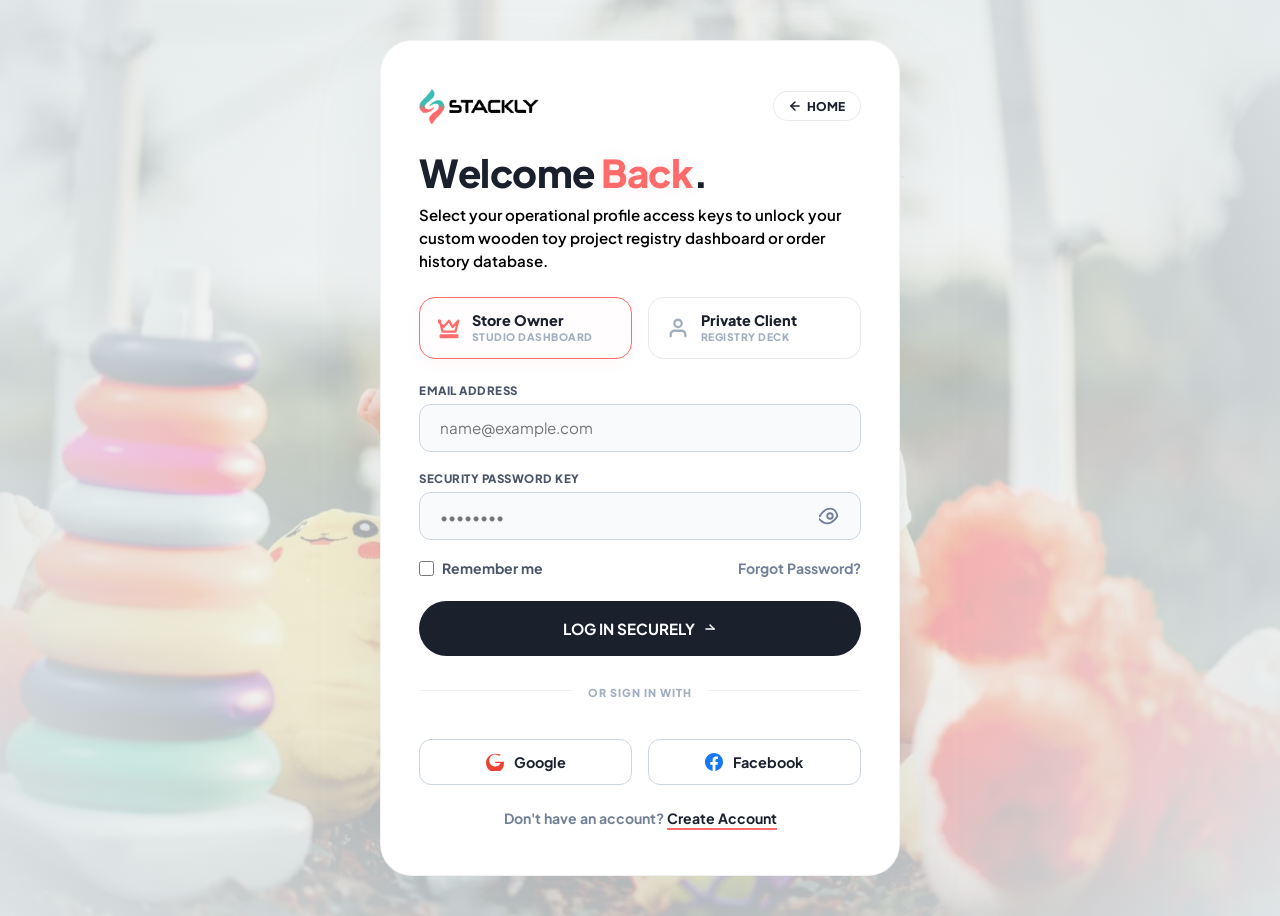
<file: login.html>
<!DOCTYPE html>
<html lang="en">
<head>
    <meta charset="UTF-8">
    <meta name="viewport" content="width=device-width, initial-scale=1.0">
    <title>Atelier Vault Login Console // Stackly Toy Studio</title>

    <!-- Premium Google Fonts Stack for Toy Store Architecture -->
    <link rel="preconnect" href="https://fonts.googleapis.com">
    <link rel="preconnect" href="https://fonts.gstatic.com" crossorigin>
    <link href="https://fonts.googleapis.com/css2?family=Plus+Jakarta+Sans:wght@500;600;700;800&family=Playfair+Display:ital,wght@0,900;1,700&display=swap" rel="stylesheet">

    <style>
    /* =======================================================================
    ATELIER BALANCED UNIFIED CENTERED SYSTEM OVERRIDES (NO SIDE LEAKS)
    ======================================================================= */
    *, *::before, *::after {
        margin: 0;
        padding: 0;
        box-sizing: border-box;
    }

    html, body {
        width: 100% !important;
        max-width: 100% !important;
        overflow-x: hidden !important;
        margin: 0 !important;
        padding: 0 !important;
        font-family: 'Plus Jakarta Sans', sans-serif;
        background-color: #edf3f5;
        color: #1a202c;
        -webkit-font-smoothing: antialiased;
    }

    a, button, select, input {
        font-family: inherit;
        transition: all 0.3s cubic-bezier(0.25, 1, 0.5, 1);
    }

    .atelier-auth-section {
        position: relative;
        width: 100%;
        min-height: 100vh;
        display: flex;
        align-items: center;
        justify-content: center;
        padding: 40px 4%;
        background-color: #f2f6f8;
        overflow: hidden !important;
    }

    .auth-canvas-bg {
        position: absolute;
        top: 0;
        left: 0;
        width: 100%;
        height: 100%;
        object-fit: cover;
        z-index: 2;
        opacity: 0.75 !important;
        pointer-events: none;
    }

    .auth-canvas-overlay {
        position: absolute;
        top: 0;
        left: 0;
        width: 100%;
        height: 100%;
        background: radial-gradient(circle at 50% 50%, rgba(255,255,255,0.4) 0%, rgba(230,236,238,0.95) 100%);
        z-index: 2;
        pointer-events: none;
    }

    .auth-max-container {
        width: 100%;
        max-width: 520px;
        margin: 0 auto;
        position: relative;
        z-index: 5;
        display: block !important;
    }

    .auth-unified-centered-card {
        background-color: #ffffff !important;
        border: 1px solid rgba(0, 0, 0, 0.05) !important;
        border-radius: 32px;
        padding: 3rem 2.4rem;
        box-shadow: 0 30px 65px rgba(160, 175, 185, 0.18);
        width: 100%;
        display: flex !important;
        flex-direction: column !important;
        box-sizing: border-box;
    }

    .auth-console-top-row {
        display: flex !important;
        justify-content: space-between !important;
        align-items: center !important;
        width: 100% !important;
        margin-bottom: 1.5rem !important;
    }

    .auth-brand-logo-holder { display: inline-flex; align-items: center; max-width: 120px; height: auto; }
    .auth-brand-logo-img { width: 100%; height: auto; object-fit: contain; display: block; }
    .auth-pretitle { font-size: 0.72rem; font-weight: 800; text-transform: uppercase; letter-spacing: 1.5px; color: #718096; }

    a.auth-back-home-btn {
        text-decoration: none;
        color: #1a202c;
        border: 1px solid rgba(0, 0, 0, 0.08);
        background-color: #ffffff;
        padding: 0.4rem 0.9rem;
        border-radius: 30px;
        font-size: 0.75rem;
        font-weight: 800;
        display: inline-flex;
        align-items: center;
        gap: 5px;
    }
    a.auth-back-home-btn:hover { background-color: #1a202c; color: #ffffff; }

    .auth-console-header { width: 100% !important; text-align: left !important; margin-bottom: 1.5rem !important; }
    .auth-headline { font-family: 'Plus Jakarta Sans', sans-serif; color: #1a202c; font-size: clamp(1.8rem, 4vw, 2.4rem); font-weight: 900; letter-spacing: -0.5px; margin: 0 0 6px 0; }
    .coral-glow-text { color: #ff6b6b; text-shadow: 0 0 15px rgba(255,107,107,0.1); }

    .auth-paragraph-black {
        color: #000000 !important;
        font-size: 0.94rem;
        line-height: 1.55;
        font-weight: 600;
        text-align: left !important;
    }

    .auth-role-selector-row {
        display: grid !important;
        grid-template-columns: 1fr 1fr !important;
        gap: 1rem !important;
        width: 100% !important;
        margin-bottom: 1.5rem !important;
    }

    .role-selector-node {
        background-color: #ffffff !important;
        border: 1px solid rgba(0, 0, 0, 0.08) !important;
        border-radius: 16px !important;
        padding: 0.9rem 1.1rem !important;
        display: flex !important;
        align-items: center !important;
        gap: 12px !important;
        cursor: pointer !important;
        box-sizing: border-box !important;
    }

    .role-icon-hull {
        width: 22px !important;
        height: 22px !important;
        color: #a0aec0;
        flex-shrink: 0 !important;
    }
    .role-icon-hull svg { width: 100% !important; height: 100% !important; display: block !important; }

    .role-identity-meta { display: flex !important; flex-direction: column !important; align-items: flex-start !important; text-align: left !important; }
    .role-main-title { font-size: 0.9rem; font-weight: 850; color: #1a202c; line-height: 1.2; }
    .role-sub-title { font-size: 0.65rem; font-weight: 800; color: #a0aec0; letter-spacing: 0.5px; margin-top: 1px; }

    .role-selector-node.active-node {
        border-color: #ff6b6b !important;
        background-color: #fffdfd !important;
        box-shadow: 0 4px 15px rgba(255, 107, 107, 0.05) !important;
    }
    .role-selector-node.active-node .role-icon-hull { color: #ff6b6b; }

    .auth-input-node { display: flex !important; flex-direction: column !important; align-items: flex-start !important; margin-bottom: 1.2rem !important; width: 100% !important; }
    .auth-input-node label { font-size: 0.72rem; font-weight: 800; text-transform: uppercase; letter-spacing: 0.5px; color: #4a5568 !important; margin-bottom: 6px; text-align: left !important; }

    .auth-input-node input[type="email"],
    .auth-input-node input[type="password"] {
        width: 100% !important;
        background-color: #f8fafc !important;
        border: 1px solid #cbd5e0 !important;
        border-radius: 12px;
        padding: 0.85rem 1.2rem;
        color: #1a202c !important;
        font-size: 0.95rem;
        outline: none;
        box-sizing: border-box !important;
    }
    .auth-input-node input:focus { border-color: #3bbcb4 !important; box-shadow: 0 0 14px rgba(78, 205, 196, 0.15) !important; background-color: #ffffff !important; }

    #toy-framework-auth-system {
        display: flex !important;
        flex-direction: column !important;
        width: 100% !important;
        box-sizing: border-box !important;
    }

    .password-field-wrapper { position: relative !important; width: 100% !important; }
    .auth-input-node input[type="password"] { padding-right: 2.8rem !important; }

    .password-toggle-eye-btn {
        position: absolute !important; right: 1.2rem !important; top: 50% !important; transform: translateY(-50%) !important;
        background: transparent !important; border: none !important; padding: 0 !important; width: 22px !important; height: 22px !important;
        cursor: pointer !important; display: flex !important; align-items: center !important; justify-content: center !important; color: #718096 !important;
    }
    .eye-icon-svg { width: 100% !important; height: 100% !important; display: block !important; }
    .display-hidden { display: none !important; }

    .auth-utilities-row { display: flex !important; justify-content: space-between !important; align-items: center !important; width: 100% !important; margin-bottom: 1.5rem !important; font-size: 0.88rem !important; }
    .remember-me-checkbox-label { display: flex; align-items: center; gap: 8px; font-weight: 700; color: #4a5568; cursor: pointer; }
    .remember-me-checkbox-label input { width: 15px; height: 15px; cursor: pointer; accent-color: #3bbcb4; }
    a.forgot-password-link { text-decoration: none; font-weight: 700; color: #718096; }
    a.forgot-password-link:hover { color: #ff6b6b; }

    .validation-status-banner { width: 100% !important; padding: 0.9rem 1.2rem !important; border-radius: 12px !important; font-size: 0.88rem; font-weight: 700; margin-bottom: 1.5rem !important; text-align: left !important; box-sizing: border-box !important; }
    .alert-error { background-color: rgba(255, 107, 107, 0.1) !important; border: 1px solid rgba(255, 107, 107, 0.25) !important; color: #ff6b6b !important; }
    .alert-success { background-color: rgba(78, 205, 196, 0.1) !important; border: 1px solid rgba(78, 205, 196, 0.25) !important; color: #3bbcb4 !important; }
    .alert-hidden { display: none !important; }

    .auth-action-trigger-row { width: 100% !important; display: flex !important; }
    button.auth-submit-capsule-btn {
        width: 100% !important; background-color: #1a202c !important; color: #ffffff !important; border: none !important;
        padding: 1.1rem 2rem !important; font-size: 0.95rem !important; font-weight: 700 !important; border-radius: 50px !important;
        display: inline-flex !important; align-items: center !important; justify-content: center !important; gap: 8px !important;
        cursor: pointer !important;
    }
    button.auth-submit-capsule-btn svg { width: 14px; height: 14px; transition: transform 0.3s ease; }
    button.auth-submit-capsule-btn:hover { background-color: #ff6b6b !important; box-shadow: 0 10px 25px rgba(255, 107, 107, 0.35) !important; transform: translateY(-2px) !important; }
    button.auth-submit-capsule-btn:hover svg { transform: translateX(4px); }

    .auth-social-divider-line { width: 100% !important; text-align: center !important; position: relative !important; margin: 1.5rem 0 1.2rem 0 !important; }
    .auth-social-divider-line::before { content: ''; position: absolute; left: 0; top: 50%; width: 100%; height: 1px; background-color: rgba(0, 0, 0, 0.06); z-index: 1; }
    .auth-social-divider-line span { position: relative; z-index: 2; background-color: #ffffff; padding: 0 1rem; font-size: 0.68rem; font-weight: 800; color: #a0aec0; letter-spacing: 1px; border-radius: 30px; }

    .auth-social-actions-deck { display: grid !important; grid-template-columns: 1fr 1fr !important; gap: 1.2rem !important; width: 100% !important; margin-bottom: 1.5rem !important; }
    button.social-auth-btn {
        background-color: #ffffff !important; border: 1px solid #cbd5e0 !important; color: #1a202c !important;
        padding: 0.8rem 1.2rem !important; border-radius: 12px !important; font-size: 0.9rem; font-weight: 700; cursor: pointer !important;
    }
    button.social-auth-btn:hover { background-color: #f8fafc !important; border-color: #1a202c !important; }

    .auth-console-footer { width: 100% !important; text-align: center !important; margin-top: auto !important; }
    .auth-console-footer p { font-size: 0.88rem !important; font-weight: 700; color: #718096; margin: 0 !important; }
    a.create-account-link { text-decoration: none; color: #1a202c; border-bottom: 2px solid #ff6b6b; padding-bottom: 1px; font-weight: 700; }
    a.create-account-link:hover { color: #ff6b6b; }

    .animate-scale-up-entry { opacity: 0; transform: scale(0.98) translateY(12px); animation: authConsoleScaleUpIn 0.7s cubic-bezier(0.25, 1, 0.5, 1) forwards; }
    @keyframes authConsoleScaleUpIn { 100% { opacity: 1; transform: scale(1) translateY(0); } }

    @media (max-width: 600px) {
        .atelier-auth-section { padding: 80px 4% 30px 4% !important; }
        .auth-unified-centered-card { padding: 2rem 1.2rem !important; border-radius: 24px !important; }
        .auth-role-selector-row, .auth-social-actions-deck { grid-template-columns: 1fr !important; gap: 0.8rem !important; }
    }

    /* =======================================================================
   UNIVERSAL SOCIAL AUTHENTICATION ACTION CAPSULES VECTOR STYLES
   ======================================================================= */

.auth-social-actions-deck {
    display: grid !important;
    grid-template-columns: 1fr 1fr !important; /* Splits Google and Facebook options side-by-side evenly */
    gap: 1rem !important;
    width: 100% !important;
    margin-top: 1.2rem !important;
    margin-bottom: 1.5rem !important;
    box-sizing: border-box !important;
}

/* HIGH-VISIBILITY GRAY-BORDERED CAPSULES ELEMENTS */
a.social-auth-btn {
    background-color: #ffffff !important; /* Pure white backing layer guarantees clear visibility */
    border: 1px solid #cbd5e0 !important; /* CRISP DARK GREY INPUT BORDER ENFORCES CONTAINER BOUNDS */
    color: #1a202c !important; /* Deep charcoal black readable text contrast */
    padding: 0.8rem 1.2rem !important;
    border-radius: 12px !important;
    font-size: 0.9rem !important;
    font-weight: 700 !important;
    display: inline-flex !important;
    align-items: center !important;
    justify-content: center !important;
    gap: 10px !important;
    transition: all 0.25s cubic-bezier(0.25, 1, 0.5, 1) !important;
    cursor: pointer !important;
    box-sizing: border-box !important;
}

/* Premium micro hover focus inversion behavior tracks */
a.social-auth-btn:hover {
    background-color: #f8fafc !important;
    border-color: #1a202c !important; /* Border snaps to solid charcoal focus track on entry mouse sweeps */
    box-shadow: 0 4px 12px rgba(160, 175, 185, 0.12) !important;
}

.social-icon-hull {
    display: inline-flex !important;
    align-items: center !important;
    justify-content: center !important;
    width: 18px !important;
    height: 18px !important;
    flex-shrink: 0 !important;
}
.social-icon-hull svg { width: 100% !important; height: 100% !important; display: block !important; }

/* Dynamic Brand Asset Vector Coloring Overlays Mappings */
.icon-google { color: #ea4335 !important; } /* Authentic high-contrast branded Google red token fill */
.icon-facebook { color: #1877f2 !important; } /* Authentic high-contrast branded Facebook blue token fill */

/* Responsive media collapse tracker adjustments for smaller phone views */
@media (max-width: 480px) {
    .auth-social-actions-deck {
        grid-template-columns: 1fr !important; /* Collapses horizontal columns layout down to vertical stack flow lines */
        gap: 0.75rem !important;
    }
}

    </style>
</head>
<body>

    <!-- Unified Centered Immersive Toy Store Portal Section -->
    <section class="atelier-auth-section">
        <!-- Base Section Background Image Layer -->
        <img src="./Assests/baby with toys.webp" alt="Artisan Woodshop Toy Crafting Workbench Backdrop" class="auth-canvas-bg">
        <div class="auth-canvas-overlay"></div>

        <div class="auth-max-container">
            <!-- FIXED CHASSIS: This single white card box now wraps EVERYTHING to guarantee 100% alignment and visibility -->
            <div class="auth-unified-centered-card animate-scale-up-entry">

                <!-- 1. Top Navigation Row Header -->
                <div class="auth-console-top-row">
                    <div class="auth-brand-logo-holder">
                        <img src="./Assests/toy -logo.webp" alt="Stackly Toy Studio Logo" class="auth-brand-logo-img">
                    </div>
                    <a href="index.html" class="auth-back-home-btn">
                        <svg xmlns="http://www.w3.org/2000/svg" width="14" height="14" viewBox="0 0 24 24" fill="none" stroke="currentColor" stroke-width="2.5" stroke-linecap="round" stroke-linejoin="round"><line x1="19" y1="12" x2="5" y2="12"></line><polyline points="12 19 5 12 12 5"></polyline></svg>
                        <span>HOME</span>
                    </a>
                </div>

                <!-- 2. Welcome Statement Header -->
                <div class="auth-console-header">
                    <h1 class="auth-headline">Welcome <span class="coral-glow-text">Back</span>.</h1>
                    <p class="auth-paragraph-black">
                        Select your operational profile access keys to unlock your custom wooden toy project registry dashboard or order history database.
                    </p>
                </div>

                <!-- 3. Role Selector Profiles Options Row -->
                <div class="auth-role-selector-row">
                    <div class="role-selector-node active-node" data-target-route="dashboard.html" onclick="toggleActiveRoleNode(this)">
                        <div class="role-icon-hull">
                            <svg xmlns="http://www.w3.org/2000/svg" viewBox="0 0 24 24" fill="none" stroke="currentColor" stroke-width="2.5" stroke-linecap="round" stroke-linejoin="round"><path d="M2 4l3 12h14l3-12-6 7-4-7-6 7-6-7z"></path><path d="M3 20h18v2H3z"></path></svg>
                        </div>
                        <div class="role-identity-meta">
                            <span class="role-main-title">Store Owner</span>
                            <span class="role-sub-title">STUDIO DASHBOARD</span>
                        </div>
                    </div>

                    <div class="role-selector-node" data-target-route="client.html" onclick="toggleActiveRoleNode(this)">
                        <div class="role-icon-hull">
                            <svg xmlns="http://www.w3.org/2000/svg" viewBox="0 0 24 24" fill="none" stroke="currentColor" stroke-width="2.5" stroke-linecap="round" stroke-linejoin="round"><path d="M20 21v-2a4 4 0 0 0-4-4H8a4 4 0 0 0-4 4v2"></path><circle cx="12" cy="7" r="4"></circle></svg>
                        </div>
                        <div class="role-identity-meta">
                            <span class="role-main-title">Private Client</span>
                            <span class="role-sub-title">REGISTRY DECK</span>
                        </div>
                    </div>
                </div>

                <!-- 4. Validation Status Banner Notification Area -->
                <div id="auth-validation-alert" class="validation-status-banner alert-hidden"></div>

                <!-- 5. Core Login Input Form System -->
                <form id="toy-framework-auth-system" onsubmit="executeLoginProcess(event)" novalidate>

                    <!-- Input Block 1: Email Address -->
                    <div class="auth-input-node">
                        <label for="auth-client-email">Email Address</label>
                        <input type="email" id="auth-client-email" placeholder="name@example.com" autocomplete="off">
                    </div>

                    <!-- Input Block 2: Security Password Key -->
                    <div class="auth-input-node">
                        <label for="auth-client-password">Security Password Key</label>
                        <div class="password-field-wrapper">
                            <input type="password" id="auth-client-password" placeholder="••••••••">
                            <button type="button" class="password-toggle-eye-btn" onclick="togglePasswordVisibilityField('auth-client-password', this)" aria-label="Toggle password visibility">
                                <svg class="eye-icon-svg eye-open" xmlns="http://www.w3.org/2000/svg" viewBox="0 0 24 24" fill="none" stroke="currentColor" stroke-width="2" stroke-linecap="round" stroke-linejoin="round"><path d="M1 12s4-8 11-8 8 8 8 8-4 8-11 8-11-8-11-8z"></path><circle cx="12" cy="12" r="3"></circle></svg>
                                <svg class="eye-icon-svg eye-slashed display-hidden" xmlns="http://www.w3.org/2000/svg" viewBox="0 0 24 24" fill="none" stroke="currentColor" stroke-width="2" stroke-linecap="round" stroke-linejoin="round"><path d="M17.94 17.94A10.07 10.07 0 0 1 12 20c-7 0-11-8-11-8a18.45 18.45 0 0 1 5.06-5.94M9.9 4.24A9.12 9.12 0 0 1 12 4c7 0 11 8 11 8a18.5 18.48 0 0 1-2.16 3.19m-6.72-1.07a3 3 0 1 1-4.24-4.24"></path><line x1="1" y1="1" x2="23" y2="23"></line></svg>
                            </button>
                        </div>
                    </div>

                    <!-- Utilities Checkbox Line Row -->
                    <div class="auth-utilities-row">
                        <label class="remember-me-checkbox-label">
                            <input type="checkbox" id="auth-remember-checkbox">
                            <span>Remember me</span>
                        </label>
                        <a href="404.html" class="forgot-password-link">Forgot Password?</a>
                    </div>

                    <!-- Action Button Submission Trigger Capsule -->
                    <div class="auth-action-trigger-row">
                        <button type="submit" class="auth-submit-capsule-btn">
                            <span>LOG IN SECURELY</span>
                            <svg xmlns="http://www.w3.org/2000/svg" width="16" height="16" viewBox="0 0 24 24" fill="none" stroke="currentColor" stroke-width="2.5" stroke-linecap="round" stroke-linejoin="round"><line x1="5" y1="12" x2="19" y2="12"></line><polyline points="12 5 19 12 12 5"></polyline></svg>
                        </button>
                    </div>

                </form>

                <!-- 6. Social Alternatives Break Line -->
                <div class="auth-social-divider-line">
                    <span>OR SIGN IN WITH</span>
                </div>

                <!-- 7. High-Visibility Social Buttons Deck -->
             <!-- High-Visibility Social Actions Deck with Professional Vector Icons Stack -->
<div class="auth-social-actions-deck">
    
    
    <a href="404.html" class="social-auth-btn" style="text-decoration: none !important;">
        <span class="social-icon-hull icon-google">
            <svg xmlns="http://w3.org" width="16" height="16" viewBox="0 0 24 24" fill="currentColor">
                <path d="M12.24 10.285V13.4h6.887c-.275 1.565-1.88 4.604-6.887 4.604-4.33 0-7.866-3.577-7.866-8s3.536-8 7.866-8c2.46 0 4.105 1.025 5.047 1.926l2.427-2.334C17.955 2.192 15.34 1 12.24 1 5.48 1 0 6.48 0 13.24s5.48 12.24 12.24 12.24c7.05 0 11.75-4.945 11.75-11.915 0-.805-.085-1.42-.19-1.925H12.24z"/>
            </svg>
        </span>
        <span>Google</span>
    </a>

    
    <a href="404.html" class="social-auth-btn" style="text-decoration: none !important;">
        <span class="social-icon-hull icon-facebook">
            <svg xmlns="http://w3.org" width="16" height="16" viewBox="0 0 24 24" fill="currentColor">
                <path d="M24 12.073c0-6.627-5.373-12-12-12s-12 5.373-12 12c0 5.99 4.388 10.954 10.125 11.854v-8.385H7.078v-3.47h3.047V9.43c0-3.007 1.792-4.669 4.533-4.669 1.312 0 2.686.235 2.686.235v2.953H15.83c-1.491 0-1.956.925-1.956 1.874v2.25h3.328l-.532 3.47h-2.796v8.385C19.612 23.027 24 18.062 24 12.073z"/>
            </svg>
        </span>
        <span>Facebook</span>
    </a>

</div>


                <!-- 8. Create Account Footer Line Callout -->
                <div class="auth-console-footer">
                    <p>Don't have an account? <a href="signup.html" class="create-account-link">Create Account</a></p>
                </div>

            </div>
        </div>
    </section>

    <script>
/**
 * FIXED AUTOMATED ROUTER VALUE MATRIX:
 * Validates inputs, saves active input strings, and routes dynamically based on access selections.
 */
function executeLoginProcess(event) {
    event.preventDefault(); // Blocks default form browser page flashing updates

    const alertBanner = document.getElementById('auth-validation-alert');
    const emailField = document.getElementById('auth-client-email');
    const passwordField = document.getElementById('auth-client-password');

    // Safety fallback: verify if the input elements exist on the current page DOM
    if (!emailField || !passwordField || !alertBanner) {
        console.error("Critical Error: Core login input elements are missing from the page DOM.");
        return;
    }

    const emailValue = emailField.value.trim();
    const passwordValue = passwordField.value.trim();

    // 1. Mandatory Data Checks
    if (!emailValue || !passwordValue) {
        alertBanner.innerText = "Please fill all fields before logging in.";
        alertBanner.className = "validation-status-banner alert-error";
        alertBanner.classList.remove('alert-hidden');
        return;
    }

    if (!emailValue.includes('@') || !emailValue.includes('.')) {
        alertBanner.innerText = "Please enter a valid electronic mail address.";
        alertBanner.className = "validation-status-banner alert-error";
        alertBanner.classList.remove('alert-hidden');
        return;
    }

    // Saves the user-entered email string into browser memory before jumping pages
    localStorage.setItem("activeSessionUserEmail", emailValue);

    alertBanner.innerText = "Authorization granted! Initializing secure custom sandbox terminal...";
    alertBanner.className = "validation-status-banner alert-success";
    alertBanner.classList.remove('alert-hidden');

    // 2. FIXED STABLE ROUTING PATH ENGINE:
    // Detects which role card is currently selected by looking at the inner text content
    const activeRoleNode = document.querySelector('.role-selector-node.active-node');
    let finalDestinationRoute = "dashboard.html"; // Safe automated default fallback point

    if (activeRoleNode) {
     const roleTitleText = activeRoleNode.innerText.toLowerCase();

if (roleTitleText.includes("client") || roleTitleText.includes("registry")) {
    finalDestinationRoute = "client-dashboard.html";
} else {
    finalDestinationRoute = "partner-dashboard.html";
}
    }

    // 3. EXECUTE SAFE DELAYED NAVIGATIONAL TRANSITION
    setTimeout(() => {
        console.log("Securely routing user forward to session dashboard destination: " + finalDestinationRoute);
        window.location.href = finalDestinationRoute;
    }, 1200);
}

/* ==========================================
   ROLE SELECTOR
========================================== */

function toggleActiveRoleNode(selectedNode) {

    // Remove active class from every card
    document.querySelectorAll(".role-selector-node").forEach(function(node){
        node.classList.remove("active-node");
    });

    // Activate clicked card
    selectedNode.classList.add("active-node");
}

    </script>
</body>
</html>
</file>
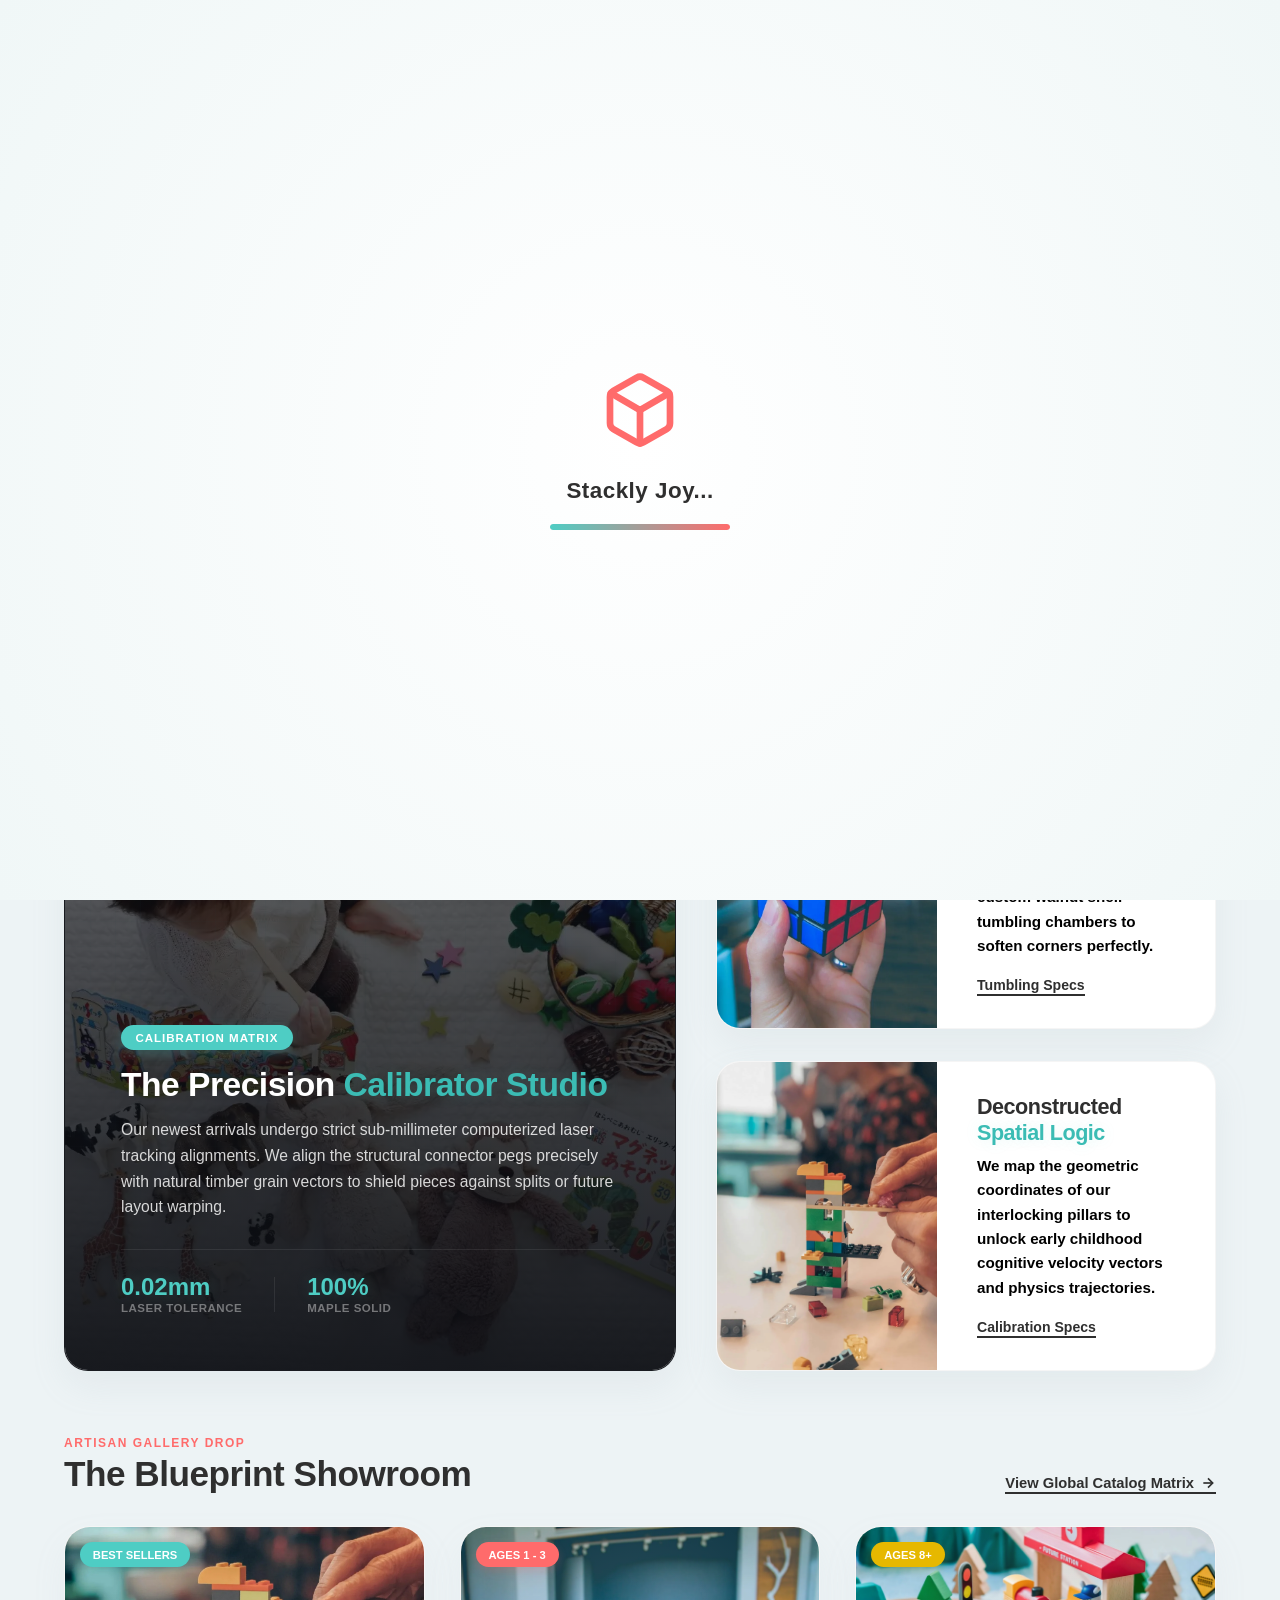
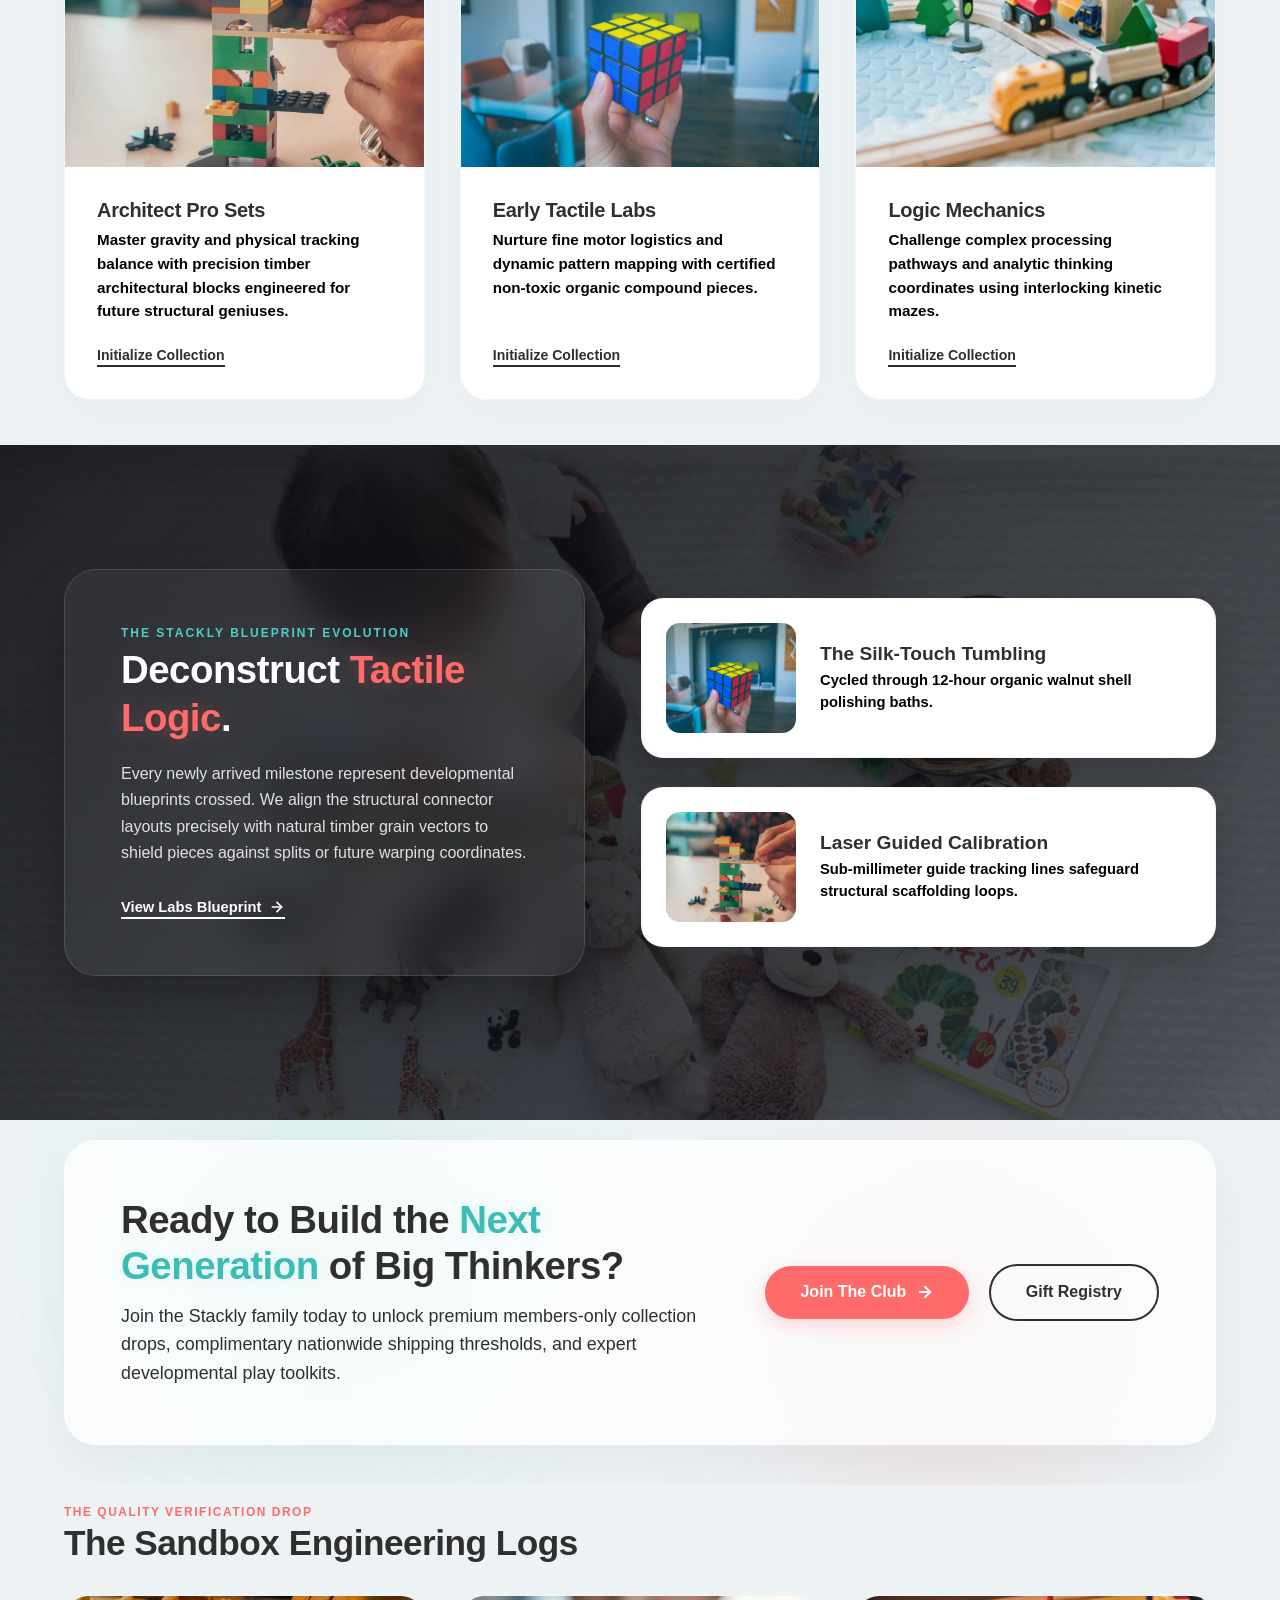
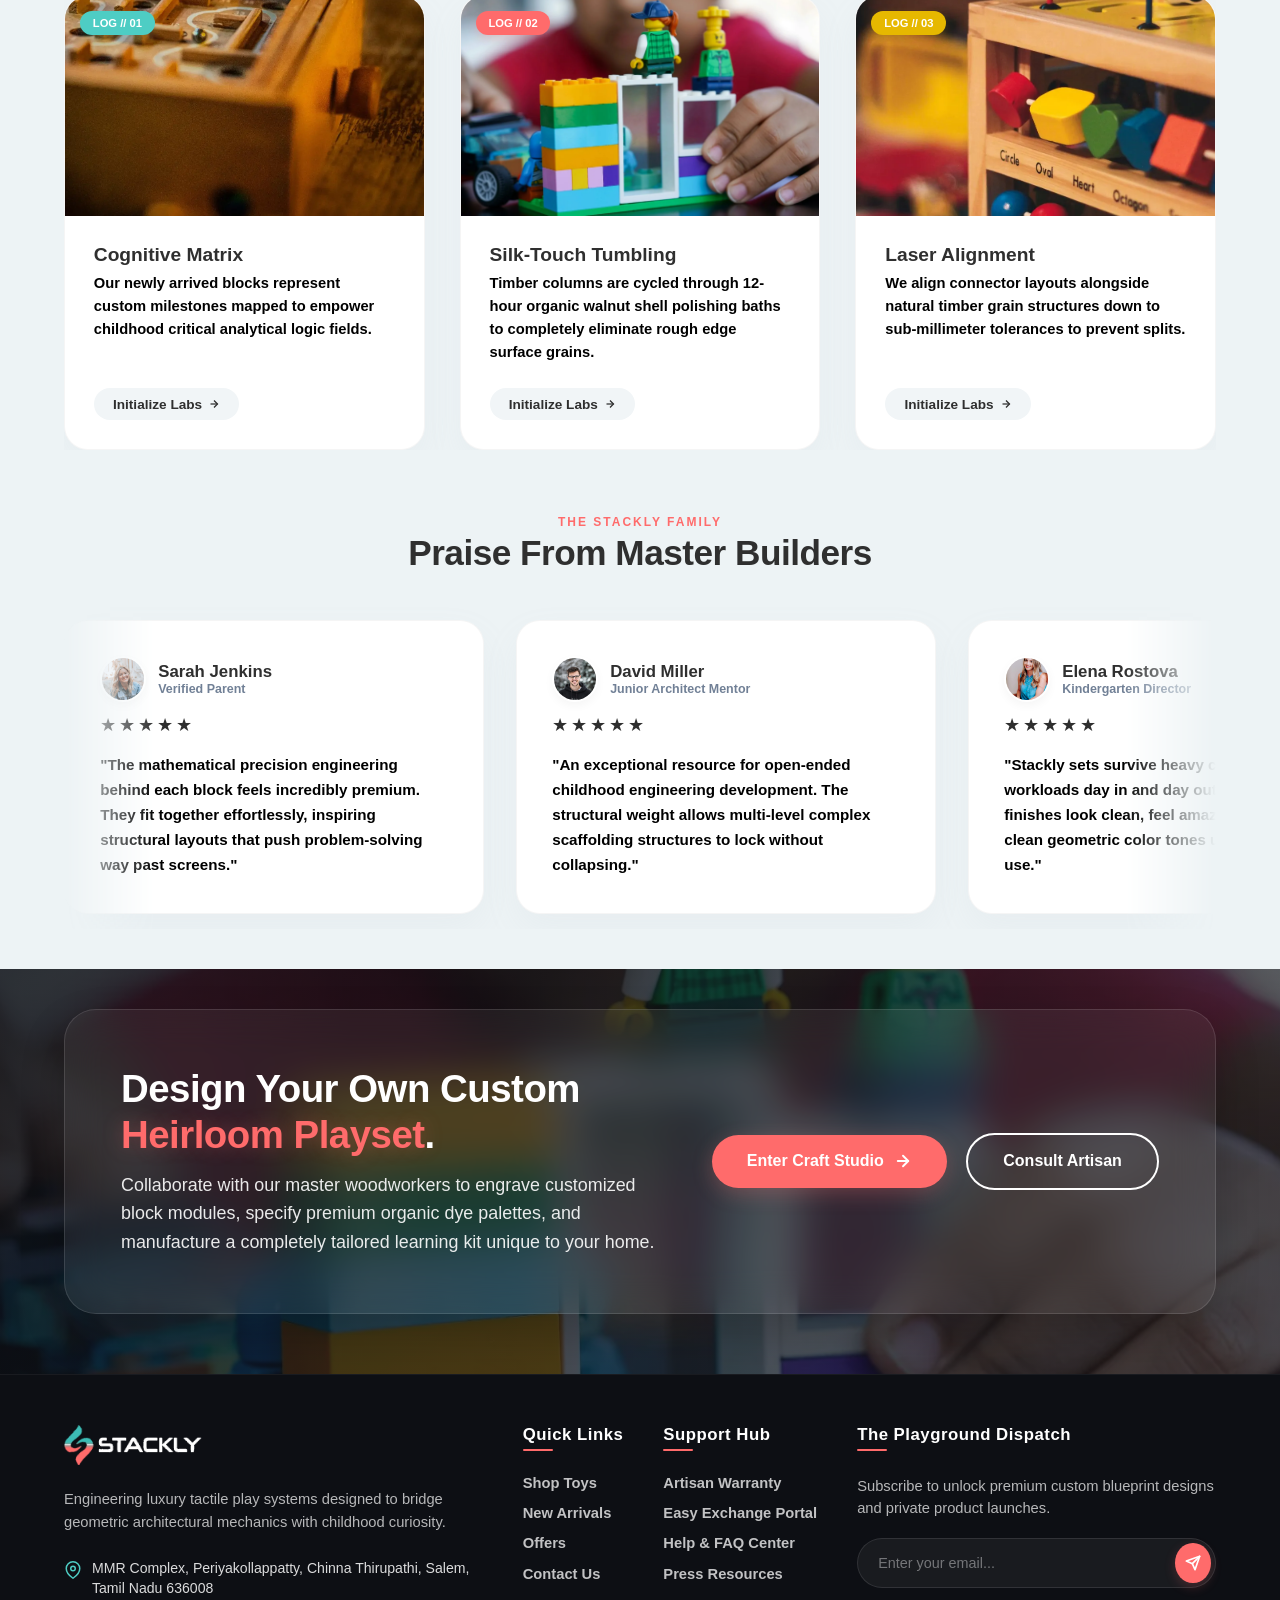
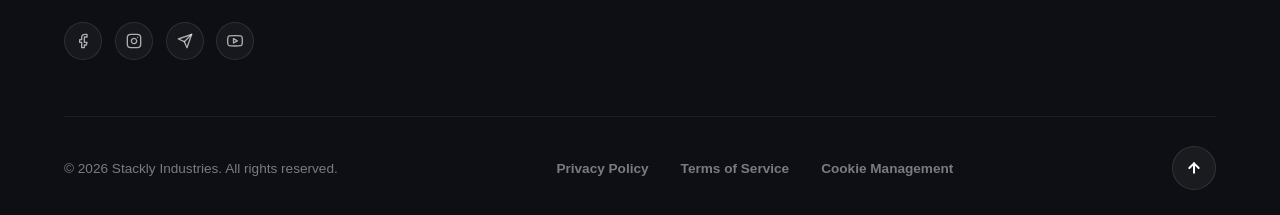
<file: newarrivals.html>
<!DOCTYPE html>
<html lang="en">
<head>
    <meta charset="UTF-8">
    <meta name="viewport" content="width=device-width, initial-scale=1.0">
    <title>Stackly - Online Toy Store</title>
    <link rel="stylesheet" href="style.css">
</head>
<body>

    <!-- Modern Vector Preloader Screen -->
    <div id="preloader">
        <div class="preloader-content">
            <!-- Vector Blocks Icon Loader -->
            <svg class="vector-loader-icon" xmlns="http://w3.org" viewBox="0 0 24 24" width="80" height="80" fill="none" stroke="currentColor" stroke-width="2" stroke-linecap="round" stroke-linejoin="round">
                <path d="M21 16V8a2 2 0 0 0-1-1.73l-7-4a2 2 0 0 0-2 0l-7 4A2 2 0 0 0 3 8v8a2 2 0 0 0 1 1.73l7 4a2 2 0 0 0 2 0l7-4A2 2 0 0 0 21 16z"></path>
                <polyline points="3.27 6.96 12 12.01 20.73 6.96"></polyline>
                <line x1="12" y1="22.08" x2="12" y2="12"></line>
            </svg>
            <h2 class="preloader-text">Stackly Joy...</h2>
            <div class="progress-bar">
                <div class="progress-fill"></div>
            </div>
        </div>
    </div>


    <script>
        window.addEventListener('DOMContentLoaded', () => {
    const preloader = document.getElementById('preloader');
    const appContent = document.getElementById('app-content');

    // Automatically transition under the 3 second threshold
    setTimeout(() => {
        preloader.style.opacity = '0';
        preloader.style.visibility = 'hidden';
        appContent.classList.add('show-content');
    }, 2500); 
});

    </script>


<!-- Transparent, Floating Sticky Header Component -->
<!-- Transparent, Floating Sticky Header Component -->
<header class="floating-header">
    <div class="header-container">
        
        <!-- Brand Image Logo (Refreshes Page on Click) -->
        <a href="#" class="logo-wrapper" onclick="handleBrandRefresh(event)">
            <img src="./Assests/toy -logo.webp" alt="Stackly Logo" class="brand-logo">
        </a>

        <!-- Central Navigation Hub (Manages Mobile Sliding Drawer Layout) -->
        <nav class="nav-menu" id="navMenu">
    <div class="nav-links-wrapper">
        <a href="index.html" class="nav-link">Home</a>
        <!-- Injected the 'active' class on the Shop Toys link -->
        <a href="shop.html" class="nav-link ">Shop Toys</a>
        <a href="newarrivals.html" class="nav-link active">New Arrivals</a>
        <a href="offers.html" class="nav-link">Offers</a>
        <a href="contact.html" class="nav-link">Contact Us</a>
    </div>

            <!-- Mobile Responsive View Dedicated Auth Actions Menu Footer -->
           <div class="mobile-drawer-auth">
    <!-- FIXED 1: Upgraded from button to anchor tag with strict login.html system navigation -->
    <a href="login.html" class="auth-btn mobile-nav-login" style="text-decoration: none; display: inline-flex; align-items: center; justify-content: center;">
        <span>Log In</span>
    </a>
    
    <!-- FIXED 2: Upgraded from button to anchor tag with strict signup.html system navigation -->
    <a href="signup.html" class="auth-btn mobile-nav-signup" style="text-decoration: none; display: inline-flex; align-items: center; justify-content: center;">
        <span>Sign Up</span>
    </a>
</div>

        </nav>

        <!-- Right Action Utilities Terminal -->
       <div class="header-actions">
    <!-- Wishlist Button Counter Component (Navigates to 404.html) -->
    <a href="404.html" class="action-btn" title="Wishlist">
        <svg xmlns="http://w3.org" viewBox="0 0 24 24" width="22" height="22" fill="none" stroke="currentColor" stroke-width="2" stroke-linecap="round" stroke-linejoin="round">
            <path d="M20.84 4.61a5.5 5.5 0 0 0-7.78 0L12 5.67l-1.06-1.06a5.5 5.5 0 0 0-7.78 7.78l1.06 1.06L12 21.23l7.78-7.78 1.06-1.06a5.5 5.5 0 0 0 0-7.78z"></path>
        </svg>
        <span class="badge">0</span>
    </a>

    <!-- Shopping Cart Button Counter Component (Navigates to 404.html) -->
    <a href="404.html" class="action-btn" title="Cart">
        <svg xmlns="http://w3.org" viewBox="0 0 24 24" width="22" height="22" fill="none" stroke="currentColor" stroke-width="2" stroke-linecap="round" stroke-linejoin="round">
            <path d="M6 2L3 6v14a2 2 0 0 0 2 2h14a2 2 0 0 0 2-2V6l-3-4z"></path>
            <line x1="3" y1="6" x2="21" y2="6"></line>
            <path d="M16 10a4 4 0 0 1-8 0"></path>
        </svg>
        <span class="badge badge-primary">0</span>
    </a>

    <!-- Desktop Monitor Wide Exclusive Authentication Buttons Group -->
    <div class="auth-buttons-group desktop-auth">
        <!-- Links directly to login.html -->
        <a href="login.html" class="auth-btn login-btn">Log In</a>
        <!-- Links directly to signup.html -->
        <a href="signup.html" class="auth-btn signup-btn">Sign Up</a>
    </div>
</div>


            <!-- Responsive Hamburger Trigger Menu -->
            <button class="hamburger-toggle" id="hamburgerBtn" onclick="toggleMobileHeaderDrawer()">
                <span></span>
                <span></span>
                <span></span>
            </button>
        </div>

    </div>
</header>


<script>
    // Monitor vertical scroll window offset value to apply frosted filter effects
window.addEventListener('scroll', () => {
    const headerNode = document.querySelector('.floating-header');
    
    if (window.scrollY > 30) {
        headerNode.classList.add('scrolled');
    } else {
        headerNode.classList.remove('scrolled');
    }
});

// Toggle mobile drawer panel visibility and freeze document background scroll states
// Toggle mobile responsive navigation drawer display visibility status 
function toggleMobileHeaderDrawer() {
    const hamburgerBtn = document.getElementById('hamburgerBtn');
    const navMenu = document.getElementById('navMenu');
    
    hamburgerBtn.classList.toggle('active');
    navMenu.classList.toggle('mobile-active');
    
    // Evaluate display class state to freeze body window touch scrolling paths
    if (navMenu.classList.contains('mobile-active')) {
        document.body.classList.add('drawer-open-lock');
    } else {
        document.body.classList.remove('drawer-open-lock');
    }
}

// Global Interception handler for unlinked template targets
function handleNavigation404(event, interfaceSegmentName) {
    event.preventDefault(); 
    
    // Automatically close open menu drawers and unlock background scroll hooks
    document.getElementById('hamburgerBtn').classList.remove('active');
    document.getElementById('navMenu').classList.remove('mobile-active');
    document.body.classList.remove('drawer-open-lock');
    
    alert(`🔍 Stackly Route Monitor:\n\n"${interfaceSegmentName}" has been routed into a 404 navigation point safely!`);
}

// Native page reload reset function mapped onto the brand logo anchor
function handleBrandRefresh(event) {
    event.preventDefault();
    window.location.reload();
}


</script>

<!-- Immersive Creative New Arrivals Sandbox Hero -->
<!-- Immersive Creative New Arrivals Sandbox Hero -->
<section class="arrivals-split-hero">
    <div class="arrivals-split-container">
        
        <!-- Left Column: Crisp Solid Content Hub (Guarantees Header Visibility) -->
        <div class="arrivals-split-col content-hub animate-slide-right">
            <div class="arrivals-micro-badge">
                <span class="pulse-beacon"></span>
                <span>Fresh Drop Matrix v4.0</span>
            </div>
            
            <!-- Short, Crisp Headline Layout -->
            <h1 class="arrivals-hero-headline">
                The Next Era of <br>
                <span class="glow-teal-line">Creative Precision</span>.
            </h1>
            
            <!-- Pure High-Contrast Black Visibility Paragraph -->
            <p class="arrivals-hero-paragraph">
                Explore our freshest workshop blueprints. Discover recently milled timber interlocking blocks, precision kinetic ball runs, and certified organic geometric matching sorting toys.
            </p>
            
            <div class="arrivals-cta-row">
               <!-- FIXED: Upgraded from button to anchor link element with strict 404.html routing -->
<a href="404.html" class="arrivals-prime-btn" style="text-decoration: none; display: inline-flex;">
    <span>Initialize Fresh Drop</span>
    <!-- FIXED: Patched broken xmlns attribute to follow official web standard specifications -->
    <svg xmlns="http://w3.org" width="16" height="16" viewBox="0 0 24 24" fill="none" stroke="currentColor" stroke-width="2.5" stroke-linecap="round" stroke-linejoin="round">
        <line x1="12" y1="5" x2="12" y2="19"></line>
        <polyline points="19 12 12 19 5 12"></polyline>
    </svg>
</a>

            </div>
        </div>

        <!-- Right Column: Immersive Overlapping Media Playground Deck -->
        <div class="arrivals-split-col media-deck">
            <!-- Background Image Canvas Restricted to Right Column Layer Only -->
            <img src="./Assests/early development.webp" alt="Fresh Arrivals Blueprint Canvas" class="arrivals-split-bg">
            <div class="arrivals-split-overlay"></div>

            <!-- Foreground Floating New Release Cards Group (Independent Floating Anchors) -->
            <div class="arrivals-mini-card pos-alpha floating-alpha">
                <div class="arrivals-card-media-wrapper">
                    <img src="./Assests/fly rotate.webp" alt="Fortress Link Beams New Release" class="arrivals-mini-img">
                </div>
                <div class="arrivals-card-details">
                    <h3 class="product-title-dark">Fortress Link Beams</h3>
                    <div class="arrivals-price-row">
                        <span class="arrivals-card-price">$49.99</span>
                        <span class="arrivals-new-badge">New Drop</span>
                    </div>
                </div>
            </div>

            <div class="arrivals-mini-card pos-beta floating-beta">
                <div class="arrivals-card-media-wrapper">
                    <img src="./Assests/balancing toy.webp" alt="Gravity Balance Arches New Release" class="arrivals-mini-img">
                    <div class="arrivals-mini-discount-tag">Restocked</div>
                </div>
                <div class="arrivals-card-details">
                    <h3 class="product-title-dark">Gravity Arches</h3>
                    <div class="arrivals-price-row">
                        <span class="arrivals-card-price">$42.50</span>
                    </div>
                </div>
            </div>
        </div>

    </div>
</section>


<style>
 /* --- High-Contrast Immersive New Arrivals Hero --- */
.arrivals-split-hero {
    position: relative;
    width: 100vw;
    min-height: 75vh; /* FIXED: Compressed height limits vertical layout voids */
    background-color: #ffffff;
    overflow: hidden !important;
}

.arrivals-split-container {
    width: 100%;
    height: 75vh; /* FIXED: Squeezes viewport requirements tighter to close section gaps */
    display: grid;
    grid-template-columns: 1fr 1fr;
}

.arrivals-split-col {
    position: relative;
    height: 100%;
    display: flex;
    flex-direction: column;
    justify-content: center;
}

/* --- Left Column: Text Information Terminal --- */
.content-hub {
    background: radial-gradient(circle at 30% 30%, #ffffff 0%, #f5f9fa 70%, #edf3f5 100%);
    padding: 120px 10% 20px 10%; /* FIXED: Reduced bottom padding from 60px to 20px compresses section spacing */
    align-items: flex-start;
    z-index: 5;
}

.arrivals-micro-badge {
    display: inline-flex;
    align-items: center;
    gap: 8px;
    background: rgba(0, 0, 0, 0.03);
    border: 1px solid rgba(0, 0, 0, 0.06);
    padding: 0.5rem 1.1rem;
    border-radius: 50px;
    color: var(--dark-charcoal);
    font-size: 0.8rem;
    font-weight: 700;
    letter-spacing: 1px;
    text-transform: uppercase;
    margin-bottom: 1.2rem;
}

.pulse-beacon {
    width: 8px;
    height: 8px;
    background-color: var(--secondary-teal);
    border-radius: 50%;
    box-shadow: 0 0 10px var(--secondary-teal);
    animation: arrivalsBeaconPulse 1.8s infinite ease-in-out;
}

.arrivals-hero-headline {
    color: var(--dark-charcoal);
    font-size: clamp(2.2rem, 4.5vw, 3.2rem);
    line-height: 1.15;
    font-weight: 900;
    letter-spacing: -1px;
    margin-bottom: 1rem;
}

.glow-teal-line {
    color: #3bbcb4;
    text-shadow: 0 0 15px rgba(78, 205, 196, 0.15);
}

.arrivals-hero-paragraph {
    color: #000000;
    font-size: 1.02rem;
    line-height: 1.65;
    font-weight: 600;
    margin-bottom: 1.8rem;
    transition: color 0.3s ease;
    cursor: default;
}

.arrivals-prime-btn {
    background-color: var(--primary-coral);
    color: #ffffff;
    border: none;
    padding: 1rem 2.2rem;
    font-size: 0.95rem;
    font-weight: 700;
    border-radius: 50px;
    cursor: pointer;
    display: inline-flex;
    align-items: center;
    gap: 10px;
    box-shadow: 0 6px 20px rgba(255, 107, 107, 0.25);
    transition: all 0.4s cubic-bezier(0.25, 1, 0.5, 1);
}

.arrivals-prime-btn:hover {
    background-color: #ff5252;
    transform: translateY(-3px);
    box-shadow: 0 12px 28px rgba(255, 107, 107, 0.45);
}
.arrivals-prime-btn svg { transition: transform 0.3s ease; }
.arrivals-prime-btn:hover svg { transform: translateY(3px); }

/* --- Right Column: Media Canvas Deck --- */
.media-deck {
    overflow: hidden;
}

.arrivals-split-bg {
    position: absolute;
    top: 0;
    left: 0;
    width: 100%;
    height: 100%;
    object-fit: cover;
    z-index: 1;
    transform: scale(1.02);
    transition: transform 1s cubic-bezier(0.25, 1, 0.5, 1);
}

.arrivals-split-hero:hover .arrivals-split-bg {
    transform: scale(1.00);
}

.arrivals-split-overlay {
    position: absolute;
    top: 0;
    left: 0;
    width: 100%;
    height: 100%;
    background: linear-gradient(to right, rgba(237, 243, 245, 1) 0%, rgba(20, 24, 33, 0.25) 100%);
    z-index: 2;
}

/* Floating Display Cards Core Setup */
.arrivals-mini-card {
    position: absolute;
    background-color: #ffffff;
    border: 1px solid rgba(0, 0, 0, 0.04);
    border-radius: 20px;
    padding: 10px;
    width: 210px;
    box-shadow: 0 20px 45px rgba(13, 15, 20, 0.18);
    z-index: 3;
    transition: transform 0.4s cubic-bezier(0.25, 1, 0.5, 1), box-shadow 0.4s;
    will-change: transform;
}

.arrivals-card-media-wrapper { width: 100%; height: 160px; border-radius: 14px; overflow: hidden; position: relative; }
.arrivals-mini-img { width: 100%; height: 100%; object-fit: cover; display: block; transition: transform 0.5s cubic-bezier(0.25, 1, 0.5, 1); }

.arrivals-card-details { padding: 0.8rem 0.4rem 0.4rem 0.4rem; text-align: left; }
.product-title-dark { color: #000000; font-size: 0.95rem; font-weight: 800; margin-bottom: 4px; }
.arrivals-price-row { display: flex; align-items: center; justify-content: space-between; width: 100%; }
.arrivals-card-price { color: var(--primary-coral); font-size: 1rem; font-weight: 700; }

.arrivals-new-badge { background-color: var(--secondary-teal); color: white; font-size: 0.6rem; font-weight: 800; padding: 0.25rem 0.5rem; border-radius: 20px; text-transform: uppercase; }
.arrivals-mini-discount-tag { position: absolute; top: 10px; right: 10px; background-color: var(--dark-charcoal); color: white; font-size: 0.6rem; font-weight: 800; padding: 0.25rem 0.5rem; border-radius: 20px; text-transform: uppercase; z-index: 2; }

/* Asymmetrical Initial Positions mapping coordinates */
.pos-alpha { top: 15%; left: 15%; }
.pos-beta { bottom: 15%; right: 15%; }

/* --- FIXED: Modern Hardware-Accelerated 3D Floating Engine --- */
.floating-alpha {
    animation: arrivalsFloatMotionX 4.5s infinite ease-in-out alternate;
}

.floating-beta {
    animation: arrivalsFloatMotionY 5s infinite ease-in-out alternate;
}

/* Pause the ambient float movement whenever mouse hover locks over cards */
.arrivals-mini-card:hover {
    animation-play-state: paused !important;
    z-index: 10 !important;
    box-shadow: 0 25px 50px rgba(78, 205, 196, 0.3);
}

.pos-alpha:hover { transform: scale(1.05) rotate(-1deg) !important; }
.pos-beta:hover { transform: scale(1.05) rotate(1deg) !important; }
.arrivals-mini-card:hover .arrivals-mini-img { transform: scale(1.05); }
.arrivals-mini-card:hover .product-title-dark { color: var(--primary-coral); }

.content-hub:hover .arrivals-hero-paragraph { color: var(--primary-coral); }

/* --- High Performance Keyframe Physics --- */
@keyframes arrivalsFloatMotionX {
    0% { transform: rotate(-5deg) translateY(0px); }
    100% { transform: rotate(-4deg) translateY(-10px) translateX(4px); }
}

@keyframes arrivalsFloatMotionY {
    0% { transform: rotate(4deg) translateY(0px); }
    100% { transform: rotate(5deg) translateY(-12px) translateX(-4px); }
}

@keyframes arrivalsBeaconPulse { 0%, 100% { transform: scale(1); opacity: 1; } 50% { transform: scale(1.25); opacity: 0.4; } }

.animate-slide-right { opacity: 0; transform: translateX(-30px); animation: arrivalsSlideRight 0.8s cubic-bezier(0.25, 1, 0.5, 1) forwards; }
@keyframes arrivalsSlideRight { 100% { opacity: 1; transform: translateX(0); } }

/* --- Responsive Media Viewports Overhaul --- */
@media (max-width: 992px) {
    .arrivals-split-hero, .arrivals-split-container { min-height: auto; height: auto; }
    .content-hub { padding: 130px 5% 40px 5%; text-align: center; align-items: center; }
    .arrivals-hero-paragraph { margin: 0 auto 2rem auto; }
    .media-deck { height: 380px; max-width: 600px; width: 100%; margin: 0 auto 20px auto; border-radius: 24px; box-shadow: 0 15px 30px rgba(0,0,0,0.05); }
    .arrivals-split-overlay { background: linear-gradient(to bottom, rgba(255,255,255,0.1) 0%, rgba(20, 24, 33, 0.4) 100%); }
    .pos-alpha { left: 40px; }
    .pos-beta { right: 40px; }
}

@media (max-width: 550px) {
    .media-deck { height: 300px; }
    .arrivals-mini-card { width: 155px; }
    .arrivals-card-media-wrapper { height: 115px; }
    .pos-alpha { top: 15px; left: 15px; }
    .pos-beta { bottom: 15px; right: 15px; }
}

/*====================================================
        NEW ARRIVALS RESPONSIVE ADD-ON
=====================================================*/

/* ---------- Laptop ---------- */
@media (max-width:1200px){

    .content-hub{
        padding:120px 6% 40px;
    }

    .arrivals-mini-card{
        width:190px;
    }

    .arrivals-card-media-wrapper{
        height:145px;
    }

}


/* ---------- Tablet ---------- */
@media (max-width:991px){

    .arrivals-split-hero{
        width:100%;
        min-height:auto;
    }

    .arrivals-split-container{
        display:flex !important;
        flex-direction:column !important;
        height:auto !important;
    }

    .content-hub{
        order:1;
        width:100%;
        padding:120px 30px 50px;
        align-items:center;
        text-align:center;
    }

    .arrivals-cta-row{
        justify-content:center;
    }

    .media-deck{
        order:2;
        width:100%;
        height:500px;
        margin:0;
        border-radius:0;
    }

    .arrivals-split-bg{
        object-position:center;
    }

    .pos-alpha{
        top:60px;
        left:40px;
    }

    .pos-beta{
        bottom:50px;
        right:40px;
    }

}


/* ---------- Mobile ---------- */
@media (max-width:768px){

    .content-hub{
        padding:110px 20px 40px;
    }

    .arrivals-micro-badge{
        font-size:12px;
    }

    .arrivals-hero-headline{
        font-size:2.2rem;
        line-height:1.25;
    }

    .arrivals-hero-paragraph{
        font-size:15px;
        line-height:1.8;
        max-width:100%;
    }

    .arrivals-prime-btn{
        width:100%;
        justify-content:center;
    }

    .media-deck{
        height:420px;
    }

    .arrivals-mini-card{
        width:180px;
        padding:10px;
    }

    .arrivals-card-media-wrapper{
        height:135px;
    }

    .product-title-dark{
        font-size:14px;
    }

    .arrivals-card-price{
        font-size:15px;
    }

    .pos-alpha{
        top:35px;
        left:20px;
    }

    .pos-beta{
        bottom:30px;
        right:20px;
    }

}


/* ---------- Small Mobile ---------- */
@media (max-width:576px){

    .content-hub{
        padding:100px 18px 35px;
    }

    .arrivals-hero-headline{
        font-size:1.9rem;
    }

    .arrivals-hero-paragraph{
        font-size:14px;
    }

    .media-deck{
        height:340px;
    }

    .arrivals-mini-card{
        width:145px;
        border-radius:16px;
    }

    .arrivals-card-media-wrapper{
        height:100px;
    }

    .product-title-dark{
        font-size:13px;
    }

    .arrivals-card-price{
        font-size:14px;
    }

    .arrivals-new-badge,
    .arrivals-mini-discount-tag{
        font-size:9px;
        padding:4px 8px;
    }

    .pos-alpha{
        top:20px;
        left:12px;
    }

    .pos-beta{
        bottom:20px;
        right:12px;
    }

}


/* ---------- Extra Small Phones ---------- */
@media (max-width:400px){

    .arrivals-hero-headline{
        font-size:1.7rem;
    }

    .media-deck{
        height:300px;
    }

    .arrivals-mini-card{
        width:125px;
        padding:8px;
    }

    .arrivals-card-media-wrapper{
        height:85px;
    }

    .product-title-dark{
        font-size:12px;
    }

    .arrivals-card-price{
        font-size:13px;
    }

    .arrivals-new-badge,
    .arrivals-mini-discount-tag{
        display:none;
    }

    .pos-alpha{
        left:8px;
    }

    .pos-beta{
        right:8px;
    }

}
</style>

<script>
    // Perform a smooth hardware-accelerated snap scroll directly down to your new releases grid module
function smoothScrollToNewGrid() {
    const targetOffset = window.innerHeight - 40;
    window.scrollTo({
        top: targetOffset,
        behavior: 'smooth'
    });
}

</script>

<!-- Space-Efficient Creative Blueprint Feature Matrix Section -->
<section class="arrivals-feature-deck-section">
    <div class="deck-max-container">
        
        <!-- Left Column: Massive Immersive Glowing Glass Manifesto Card -->
        <!-- Left Column: Massive Immersive Glowing Glass Manifesto Card with Background Image -->
<div class="deck-card card-manifesto-dark animate-on-scroll">
    <!-- NEW: Base Background Image Cover Layer -->
    <img src="./Assests/early development.webp" alt="Precision Calibration Workbench" class="deck-card-bg-img">
    
    <!-- Internal Technical Neon Grid Generator Pattern -->
    <div class="deck-blueprint-glow-grid"></div>
    
    <!-- Dark Readability Scrim Overlay -->
    <div class="deck-card-dark-scrim"></div>
    
    <div class="deck-content-hull text-left">
        <span class="deck-pill-badge badge-teal">Calibration Matrix</span>
        <h3 class="deck-title-white">The Precision <span class="teal-glow-text">Calibrator Studio</span></h3>
        <p class="deck-paragraph-white">
            Our newest arrivals undergo strict sub-millimeter computerized laser tracking alignments. We align the structural connector pegs precisely with natural timber grain vectors to shield pieces against splits or future layout warping.
        </p>
        <div class="deck-footer-metrics">
            <div class="metric-node">
                <span class="metric-digit">0.02mm</span>
                <span class="metric-label">Laser Tolerance</span>
            </div>
            <div class="metric-divider"></div>
            <div class="metric-node">
                <span class="metric-digit">100%</span>
                <span class="metric-label">Maple Solid</span>
            </div>
        </div>
    </div>
</div>


        <!-- Right Column: Dual Stacked Curated Release Cards -->
        <div class="deck-right-stack">
            
            <!-- Stack Card 1: Kinetic Marble Maze -->
            <div class="deck-card card-spotlight-light animate-on-scroll">
                <div class="card-media-bezel-frame">
                    <img src="./Assests/Cube.webp" alt="Eco kinetic maze track system" class="deck-img">
                </div>
                <div class="deck-content-hull inline-pad">
                    <h4 class="deck-title-dark">The Silk-Touch <span class="coral-glow-text">Tumbling Process</span></h4>
                    <p class="deck-paragraph-black">
                        Every newly milled toy block is cycled through a strict 12-hour organic polishing bath inside custom walnut shell tumbling chambers to soften corners perfectly.
                    </p>
                    <a href="404.html" class="deck-action-link" title="Read About Tumbling Method">
                        <span>Tumbling Specs</span>
                    </a>
                </div>
            </div>

            <!-- Stack Card 2: Advanced Precision Tracks -->
            <div class="deck-card card-spotlight-light animate-on-scroll">
                <div class="card-media-bezel-frame">
                    <img src="./Assests/architecter.webp" alt="Laser etching toy wooden block grids" class="deck-img">
                </div>
                <div class="deck-content-hull inline-pad">
                    <h4 class="deck-title-dark">Deconstructed <span class="teal-glow-text">Spatial Logic</span></h4>
                    <p class="deck-paragraph-black">
                        We map the geometric coordinates of our interlocking pillars to unlock early childhood cognitive velocity vectors and physics trajectories.
                    </p>
                    <a href="404.html" class="deck-action-link" title="Read About Calibration Method">
                        <span>Calibration Specs</span>
                    </a>
                </div>
            </div>

        </div>

    </div>
</section>

<style>

    /* --- Left Column: Dark Manifesto Image Custom Layering --- */
.card-manifesto-dark {
    background-color: #0d0f14; 
    border-color: rgba(255, 255, 255, 0.05);
    min-height: 540px;
    align-items: flex-end; 
    position: relative; /* Forces absolute child nodes to lock inside boundaries */
}

/* Background Image Layer Settings */
.deck-card-bg-img {
    position: absolute;
    top: 0;
    left: 0;
    width: 100%;
    height: 100%;
    object-fit: cover;
    object-position: center;
    z-index: 1; /* Sits behind everything else */
    transform: scale(1.02); /* Buffer space for hover scaling transitions */
    transition: transform 0.8s cubic-bezier(0.25, 1, 0.5, 1);
}

/* Dark masking scrim ensures absolute contrast readability over the picture */
.deck-card-dark-scrim {
    position: absolute;
    top: 0;
    left: 0;
    width: 100%;
    height: 100%;
    background: linear-gradient(to top, rgba(13, 15, 20, 0.95) 0%, rgba(13, 15, 20, 0.6) 100%);
    z-index: 2; /* Sits over image but under text */
    pointer-events: none;
}

.deck-blueprint-glow-grid {
    position: absolute;
    top: 0;
    left: 0;
    width: 100%;
    height: 100%;
    background-size: 25px 25px;
    background-image: linear-gradient(to right, rgba(78, 205, 196, 0.04) 1px, transparent 1px),
                      linear-gradient(to bottom, rgba(78, 205, 196, 0.04) 1px, transparent 1px);
    z-index: 3; /* Places blueprint lines on top of the scrim softly */
    pointer-events: none;
}

/* Lifts content hull cleanly over all background image matrices */
.deck-content-hull {
    position: relative;
    z-index: 5;
    padding: 3.5rem;
    width: 100%;
}

/* --- Hardware Accelerated Hover Enhancements --- */
.card-manifesto-dark:hover .deck-card-bg-img {
    transform: scale(1.00); /* Smoothly zooms out slightly on card hover */
}

    /* --- High-Contrast Interactive Feature Matrix Grid --- */
.arrivals-feature-deck-section {
    position: relative;
    width: 100%;
    background-color: #edf3f5; 
    padding: 20px 5% 45px 5%; /* Tight padding fields compress section heights to eliminate layout voids */
}

.deck-max-container {
    width: 100%;
    max-width: 1400px;
    margin: 0 auto;
    display: grid;
    grid-template-columns: 1.1fr 0.9fr; /* Asymmetrical grid split forces elements close together */
    gap: 2.5rem;
    align-items: stretch;
}

.deck-right-stack {
    display: flex;
    flex-direction: column;
    gap: 2rem;
}

/* --- Core Card Structures with Hardware Acceleration --- */
.deck-card {
    position: relative;
    background-color: #ffffff;
    border-radius: 24px;
    overflow: hidden;
    border: 1px solid rgba(0, 0, 0, 0.04);
    box-shadow: 0 15px 35px rgba(160, 175, 185, 0.12);
    display: flex;
    transition: transform 0.4s cubic-bezier(0.25, 1, 0.5, 1), box-shadow 0.4s ease, border-color 0.4s;
    will-change: transform;
}

/* Left Column: Dark Manifesto Card Size Settings */
.card-manifesto-dark {
    background-color: #0d0f14; /* Deep premium canvas backdrop matching header transparency tones */
    border-color: rgba(255, 255, 255, 0.05);
    min-height: 540px;
    align-items: flex-end; /* Anchors content elements neatly to the floor horizon */
}

/* Internal Technical Neon Grid Generator Pattern */
.deck-blueprint-glow-grid {
    position: absolute;
    top: 0;
    left: 0;
    width: 100%;
    height: 100%;
    background-size: 25px 25px;
    background-image: linear-gradient(to right, rgba(78, 205, 196, 0.04) 1px, transparent 1px),
                      linear-gradient(to bottom, rgba(78, 205, 196, 0.04) 1px, transparent 1px);
    z-index: 1;
    pointer-events: none;
}

.deck-content-hull {
    position: relative;
    z-index: 3;
    padding: 3.5rem;
    width: 100%;
}

/* Right Column: Horizontal Spotlight Cards Size Dimensions */
.card-spotlight-light {
    min-height: 260px;
    flex-direction: row; /* Rows media elements left and text terminal blocks right side */
    align-items: center;
}

.card-media-bezel-frame {
    position: relative;
    width: 220px;
    height: 100%;
    flex-shrink: 0;
    overflow: hidden;
}

/* Base Image Cover Rules */
.deck-img {
    position: absolute;
    top: 0;
    left: 0;
    width: 100%;
    height: 100%;
    object-fit: cover;
    z-index: 1;
    transition: transform 0.6s cubic-bezier(0.25, 1, 0.5, 1);
}

/* Dark gradient mask shields white typography readability on the left card */
.deck-dark-overlay {
    position: absolute;
    top: 0;
    left: 0;
    width: 100%;
    height: 100%;
    background: linear-gradient(to top, rgba(13, 15, 20, 0.95) 0%, rgba(13, 15, 20, 0.3) 60%, transparent 100%);
    z-index: 2;
}

.deck-content-hull.inline-pad {
    padding: 2rem 2.5rem;
    display: flex;
    flex-direction: column;
    align-items: flex-start;
    flex-grow: 1;
}

/* --- High Visibility Section Typography Mappings --- */
.deck-pill-badge {
    background-color: var(--secondary-teal);
    box-shadow: 0 4px 12px rgba(78, 205, 196, 0.25);
    color: #ffffff;
    font-size: 0.72rem;
    font-weight: 800;
    text-transform: uppercase;
    letter-spacing: 1px;
    padding: 0.4rem 0.9rem;
    border-radius: 30px;
    display: inline-block;
    margin-bottom: 1rem;
}

.deck-title-white {
    color: #ffffff;
    font-size: clamp(1.5rem, 3.5vw, 2.1rem);
    font-weight: 900;
    letter-spacing: -0.5px;
    margin-bottom: 0.8rem;
}

.deck-title-dark {
    color: var(--dark-charcoal);
    font-size: 1.35rem;
    font-weight: 900;
    letter-spacing: -0.5px;
    margin-bottom: 0.5rem;
    transition: color 0.3s ease;
}

/* Localized neon text aura glow parameters */
.teal-glow-text { color: #3bbcb4; text-shadow: 0 0 15px rgba(78, 205, 196, 0.15); }
.coral-glow-text { color: var(--primary-coral); text-shadow: 0 0 15px rgba(255, 107, 107, 0.15); }

.deck-paragraph-white {
    color: rgba(255, 255, 255, 0.82);
    font-size: 0.98rem;
    line-height: 1.65;
    max-width: 580px;
}

/* Enforced strict pure black description text content rules layers */
.deck-paragraph-black {
    color: #000000; /* Pure black readable text layers profile mapping configuration */
    font-size: 0.95rem;
    line-height: 1.6;
    font-weight: 600; /* Protected thickness preserves sharp anti-aliasing text profiles blurring */
    margin-bottom: 1.2rem;
    transition: color 0.3s ease, transform 0.3s ease;
    transform-origin: left center;
    cursor: default;
}

/* Footer Metrics Grid row items */
.deck-footer-metrics {
    display: flex;
    align-items: center;
    gap: 2rem;
    border-top: 1px solid rgba(255, 255, 255, 0.08);
    padding-top: 1.5rem;
    margin-top: 1.8rem;
}

.metric-node { display: flex; flex-direction: column; text-align: left; }
.metric-digit { font-size: 1.5rem; font-weight: 900; color: var(--secondary-teal); text-shadow: 0 0 15px rgba(78, 205, 196, 0.2); line-height: 1.1; }
.metric-label { font-size: 0.72rem; font-weight: 700; color: rgba(255, 255, 255, 0.4); text-transform: uppercase; letter-spacing: 0.5px; margin-top: 2px; }
.metric-divider { width: 1px; height: 35px; background-color: rgba(255, 255, 255, 0.08); }

/* Interactive Link Elements */
a.deck-action-link {
    text-decoration: none;
    color: var(--dark-charcoal);
    font-size: 0.88rem;
    font-weight: 700;
    display: inline-flex;
    align-items: center;
    position: relative;
    padding-bottom: 3px;
    margin-top: auto; /* Anchors link path nicely to card base floor bounds */
    transition: color 0.3s ease;
}
a.deck-action-link::after { content: ''; position: absolute; bottom: 0; left: 0; width: 100%; height: 2px; background-color: var(--dark-charcoal); transform: scaleX(1); transform-origin: left; transition: transform 0.3s ease, background-color 0.3s; }

/* --- Advanced Hover Card Activation Physics --- */
.deck-card:hover {
    transform: translateY(-5px);
    box-shadow: 0 25px 50px rgba(13, 15, 20, 0.12);
}

/* Zoom transitions activate on background nested image tags on focus */
.deck-card:hover .deck-img {
    transform: scale(1.05);
}

.card-manifesto-dark:hover {
    border-color: rgba(78, 205, 196, 0.25);
    box-shadow: 0 25px 50px rgba(78, 205, 196, 0.15);
}

/* Right-side title text shifts into coral highlights on card focus */
.deck-card:hover .deck-title-dark {
    color: var(--primary-coral);
}

/* Description paragraph text shimmies smoothly into high-visibility contrast paths */
.deck-card:hover .deck-paragraph-black {
    color: var(--primary-coral);
    transform: scale(1.002);
}

.deck-card:hover a.deck-action-link { color: var(--primary-coral); }
.deck-card:hover a.deck-action-link::after { background-color: var(--primary-coral); transform: scaleX(1.08); }

/* --- Responsive Layout Parameters --- */
@media (max-width: 992px) {
    /* Collapse split parameters down to a single vertical column tracking layout mapping */
    .deck-max-container {
        grid-template-columns: 1fr;
        gap: 1.5rem;
    }
    .deck-right-stack { gap: 1.5rem; }
    .card-manifesto-dark { min-height: 360px; }
    .deck-content-hull { padding: 2.2rem 1.5rem !important; }
}

@media (max-width: 650px) {
    .card-spotlight-light {
        flex-direction: column;
        align-items: flex-start;
    }
    .card-media-bezel-frame {
        width: 100%;
        height: 200px;
    }
    .deck-footer-metrics { flex-direction: column; align-items: flex-start; gap: 1.2rem; }
    .metric-divider { display: none; } /* Drops vertical separator bar line item on tiny phone views */
}

</style>

<!-- Space-Efficient Creative Blueprint Showroom Section -->
<section class="blueprint-showroom-section">
    <div class="showroom-max-container">
        
        <!-- Section Title Group Header -->
        <div class="showroom-section-header">
            <div class="showroom-title-group">
                <span class="showroom-pretitle">Artisan Gallery Drop</span>
                <h2 class="showroom-headline">The Blueprint Showroom</h2>
            </div>
            <!-- Standard 404 Route Intercept Link -->
            <a href="404.html" class="showroom-view-all-link">
                <span>View Global Catalog Matrix</span>
                <svg xmlns="http://w3.org" width="16" height="16" viewBox="0 0 24 24" fill="none" stroke="currentColor" stroke-width="2.5"><line x1="5" y1="12" x2="19" y2="12"></line><polyline points="12 5 19 12 12 19"></polyline></svg>
            </a>
        </div>

        <!-- High-Density Asymmetrical 3-Card Layout Row -->
        <div class="showroom-gallery-deck">
            
            <!-- Gallery Item Card 1 -->
            <div class="showroom-frame-card animate-on-scroll">
                <div class="showroom-media-wrapper">
                    <img src="./Assests/architecter.webp" alt="Premium Architectural Blocks Collection" class="showroom-img">
                    <div class="showroom-scrim-overlay"></div>
                    <span class="showroom-pill-tag tag-cyan">Best Sellers</span>
                </div>
                
                <div class="showroom-content-details">
                    <h3 class="showroom-title-dark">Architect Pro Sets</h3>
                    <!-- Enforced strict pure black description text details -->
                    <p class="showroom-paragraph-black">
                        Master gravity and physical tracking balance with precision timber architectural blocks engineered for future structural geniuses.
                    </p>
                    <a href="404.html" class="showroom-action-btn">
                        <span>Initialize Collection</span>
                    </a>
                </div>
            </div>

            <!-- Gallery Item Card 2 -->
            <div class="showroom-frame-card animate-on-scroll">
                <div class="showroom-media-wrapper">
                    <img src="./Assests/Cube.webp" alt="Tactile Early Labs Geometric Collection" class="showroom-img">
                    <div class="showroom-scrim-overlay"></div>
                    <span class="showroom-pill-tag tag-coral">Ages 1 - 3</span>
                </div>
                
                <div class="showroom-content-details">
                    <h3 class="showroom-title-dark">Early Tactile Labs</h3>
                    <p class="showroom-paragraph-black">
                        Nurture fine motor logistics and dynamic pattern mapping with certified non-toxic organic compound pieces.
                    </p>
                    <a href="404.html" class="showroom-action-btn">
                        <span>Initialize Collection</span>
                    </a>
                </div>
            </div>

            <!-- Gallery Item Card 3 -->
            <div class="showroom-frame-card animate-on-scroll">
                <div class="showroom-media-wrapper">
                    <img src="./Assests/train.webp" alt="Advanced Engineering Puzzle Tracks" class="showroom-img">
                    <div class="showroom-scrim-overlay"></div>
                    <span class="showroom-pill-tag tag-amber">Ages 8+</span>
                </div>
                
                <div class="showroom-content-details">
                    <h3 class="showroom-title-dark">Logic Mechanics</h3>
                    <p class="showroom-paragraph-black">
                        Challenge complex processing pathways and analytic thinking coordinates using interlocking kinetic mazes.
                    </p>
                    <a href="404.html" class="showroom-action-btn">
                        <span>Initialize Collection</span>
                    </a>
                </div>
            </div>

        </div>

    </div>
</section>

<style>
    /* --- High-Contrast Creative Blueprint Showroom --- */
.blueprint-showroom-section {
    position: relative;
    width: 100%;
    background-color: #edf3f5; 
    padding: 20px 5% 45px 5%; /* Tight padding fields compress section heights to eliminate layout voids */
}

.showroom-max-container {
    width: 100%;
    max-width: 1400px;
    margin: 0 auto;
}

/* --- Section Heading Block Mapping --- */
.showroom-section-header {
    width: 100%;
    display: flex;
    justify-content: space-between;
    align-items: flex-end;
    margin-bottom: 2rem;
}

.showroom-title-group { display: flex; flex-direction: column; }
.showroom-pretitle { font-size: 0.75rem; font-weight: 800; text-transform: uppercase; letter-spacing: 1.5px; color: var(--primary-coral); margin-bottom: 4px; }
.showroom-headline { color: var(--dark-charcoal); font-size: clamp(1.6rem, 4vw, 2.2rem); font-weight: 900; letter-spacing: -0.5px; }

a.showroom-view-all-link {
    text-decoration: none;
    color: var(--dark-charcoal);
    font-size: 0.92rem;
    font-weight: 700;
    display: inline-flex;
    align-items: center;
    gap: 6px;
    position: relative;
    padding-bottom: 3px;
    transition: color 0.3s ease;
}
a.showroom-view-all-link::after { content: ''; position: absolute; bottom: 0; left: 0; width: 100%; height: 2px; background-color: var(--dark-charcoal); transform: scaleX(1); transform-origin: left; transition: transform 0.3s ease, background-color 0.3s; }
a.showroom-view-all-link:hover { color: var(--primary-coral); }
a.showroom-view-all-link:hover::after { background-color: var(--primary-coral); transform: scaleX(1.05); }

/* Standard 3-Column Horizon Gallery Display Row Distribution */
.showroom-gallery-deck {
    display: grid;
    grid-template-columns: repeat(3, 1fr); /* 3 Columns balance layout maps cleanly */
    gap: 2.2rem;
    width: 100%;
}

/* Individual High-Visibility Showcase Frame Chassis */
.showroom-frame-card {
    background-color: #ffffff;
    border-radius: 26px;
    border: 1px solid rgba(0, 0, 0, 0.04);
    box-shadow: 0 15px 35px rgba(160, 175, 185, 0.08);
    overflow: hidden;
    display: flex;
    flex-direction: column;
    transition: transform 0.4s cubic-bezier(0.25, 1, 0.5, 1), box-shadow 0.4s ease;
}

.showroom-media-wrapper {
    position: relative;
    width: 100%;
    height: 240px;
    overflow: hidden;
    background-color: #f7fafc;
}

.showroom-img {
    width: 100%;
    height: 100%;
    object-fit: cover;
    display: block;
    transition: transform 0.6s cubic-bezier(0.25, 1, 0.5, 1);
}

/* Translucent layer soft shadow shields text tags contrast */
.showroom-scrim-overlay {
    position: absolute;
    top: 0;
    left: 0;
    width: 100%;
    height: 100%;
    background: radial-gradient(circle at 50% 50%, rgba(255, 255, 255, 0.1) 0%, transparent 70%);
    pointer-events: none;
    z-index: 2;
}

/* In-image label indicators tag flags mapping */
.showroom-pill-tag {
    position: absolute;
    top: 15px;
    left: 15px;
    padding: 0.4rem 0.8rem;
    border-radius: 30px;
    font-size: 0.7rem;
    font-weight: 800;
    text-transform: uppercase;
    color: #ffffff;
    z-index: 3;
}
.tag-cyan { background-color: var(--secondary-teal); box-shadow: 0 4px 10px rgba(78, 205, 196, 0.2); }
.tag-coral { background-color: var(--primary-coral); box-shadow: 0 4px 10px rgba(255, 107, 107, 0.2); }
.tag-amber { background-color: #e6b800; box-shadow: 0 4px 10px rgba(230, 184, 0, 0.2); }

/* --- White Details Card Body Box layout --- */
.showroom-content-details {
    padding: 2rem;
    display: flex;
    flex-direction: column;
    align-items: flex-start;
    flex-grow: 1;
    text-align: left;
    transition: background-color 0.3s ease;
}

.showroom-title-dark {
    color: var(--dark-charcoal);
    font-size: 1.25rem;
    font-weight: 900;
    letter-spacing: -0.3px;
    margin-bottom: 6px;
    transition: color 0.3s ease;
}

/* Enforced strict pure black description text content rules layers */
.showroom-paragraph-black {
    color: #000000; /* Pure black readable text layers profile mapping configuration */
    font-size: 0.95rem;
    line-height: 1.55;
    font-weight: 600; /* Protected thickness preserves sharp anti-aliasing text profiles blurring */
    margin-bottom: 1.5rem;
    cursor: default;
    transition: color 0.3s ease, transform 0.3s ease;
    transform-origin: left center;
}

/* Interactive link vector block action elements */
a.showroom-action-btn {
    text-decoration: none;
    background: transparent;
    border: none;
    color: var(--dark-charcoal);
    font-size: 0.88rem;
    font-weight: 700;
    display: inline-flex;
    align-items: center;
    position: relative;
    padding-bottom: 4px;
    margin-top: auto; /* Locks button cleanly to card base floor bounds */
    transition: color 0.3s ease;
}
a.showroom-action-btn::after { content: ''; position: absolute; bottom: 0; left: 0; width: 100%; height: 2px; background-color: var(--dark-charcoal); transform: scaleX(1); transform-origin: left; transition: transform 0.3s ease, background-color 0.3s; }

/* --- Advanced Hover Card Activation Physics --- */
.showroom-frame-card:hover {
    transform: translateY(-5px);
    box-shadow: 0 22px 45px rgba(13, 15, 20, 0.12);
}

/* Zoom transitions activate on background nested image tags on focus */
.showroom-frame-card:hover .showroom-img {
    transform: scale(1.05);
}

/* Title colors shift to brand highlight palettes on layout entry triggers */
.showroom-frame-card:hover .showroom-title-dark {
    color: var(--primary-coral);
}

/* Pure black descriptions glow gracefully into sharp coral text weights */
.showroom-frame-card:hover .showroom-paragraph-black {
    color: var(--primary-coral);
    transform: scale(1.002);
}

.showroom-frame-card:hover a.showroom-action-btn { color: var(--primary-coral); }
.showroom-frame-card:hover a.showroom-action-btn::after { background-color: var(--primary-coral); transform: scaleX(1.08); }

/* --- Responsive Layout Parameters --- */
@media (max-width: 992px) {
    /* Collapse split parameters down to 2 columns on medium tablet monitors */
    .showroom-gallery-deck {
        grid-template-columns: repeat(2, 1fr);
        gap: 1.5rem;
    }
}

@media (max-width: 650px) {
    .showroom-section-header { flex-direction: column; align-items: center; gap: 1rem; text-align: center; }
    /* Snaps completely to a clean single column list stack on smaller phones */
    .showroom-gallery-deck {
        grid-template-columns: 1fr;
        max-width: 380px;
        margin: 0 auto;
        gap: 1.5rem;
    }
    .showroom-media-wrapper { height: 200px; }
    .showroom-content-details { padding: 1.5rem 1.2rem; }
}

</style>

<!-- Immersive Cinematic Laboratory Section with Background Image Cover -->
<section class="artisan-lab-section">
    <!-- Base Background Image Cover Layer -->
    <img src="./Assests/early development.webp" alt="Artisan Playground Canvas Backing" class="lab-bg-backdrop">
    
    <!-- Technical Blueprint Screen Pattern Overlap Overlay -->
    <div class="lab-blueprint-overlay-mesh"></div>
    
    <!-- Dark Readability Multi-Mix Scrim Mask Overlay -->
    <div class="lab-dark-scrim-mask"></div>

    <div class="lab-max-container">
        
        <!-- Left Column Pillar: Frosted Glass Narrative Terminal Panel -->
        <div class="lab-text-block glass-hull animate-on-scroll">
            <span class="lab-pretitle">The Stackly Blueprint Evolution</span>
            <h2 class="lab-headline">Deconstruct <span class="lab-glow-coral">Tactile Logic</span>.</h2>
            
            <!-- Pure High-Contrast White Description Text Layer -->
            <p class="lab-paragraph-white">
                Every newly arrived milestone represent developmental blueprints crossed. We align the structural connector layouts precisely with natural timber grain vectors to shield pieces against splits or future warping coordinates.
            </p>
            
            <a href="404.html" class="lab-explore-link" title="Open Engineering Lab Documentation">
                <span>View Labs Blueprint</span>
                <svg xmlns="http://w3.org" width="16" height="16" viewBox="0 0 24 24" fill="none" stroke="currentColor" stroke-width="2.5" stroke-linecap="round" stroke-linejoin="round"><line x1="5" y1="12" x2="19" y2="12"></line><polyline points="12 5 19 12 12 19"></polyline></svg>
            </a>
        </div>

        <!-- Right Column Pillar: Clean High-Contrast Curated Display Cards Stack -->
        <div class="lab-cards-deck">
            
            <!-- Curated Card 1 -->
            <div class="lab-interactive-card animate-on-scroll">
                <div class="lab-card-media-bezel">
                    <img src="./Assests/Cube.webp" alt="Interlocking Fine Motor Modules" class="lab-card-img">
                </div>
                <div class="lab-card-details">
                    <h3 class="product-title-dark">The Silk-Touch Tumbling</h3>
                    <p class="lab-paragraph-black">Cycled through 12-hour organic walnut shell polishing baths.</p>
                </div>
            </div>

            <!-- Curated Card 2 -->
            <div class="lab-interactive-card animate-on-scroll">
                <div class="lab-card-media-bezel">
                    <img src="./Assests/architecter.webp" alt="Laser Etched Grids Architecture" class="lab-card-img">
                </div>
                <div class="lab-card-details">
                    <h3 class="product-title-dark">Laser Guided Calibration</h3>
                    <p class="lab-paragraph-black">Sub-millimeter guide tracking lines safeguard structural scaffolding loops.</p>
                </div>
            </div>

        </div>

    </div>
</section>

<style>
    /* --- High-Fidelity Cinematic Artisan Laboratory --- */
.artisan-lab-section {
    position: relative;
    width: 100%;
    min-height: 75vh; /* Sits compactly without taking over the full page layout space */
    display: flex;
    align-items: center;
    justify-content: center;
    padding: 20px 5% 40px 5%; /* Tight padding fields compress section heights to eliminate voids */
    overflow: hidden;
}

/* Background Image Base Layer Settings */
.lab-bg-backdrop {
    position: absolute;
    top: 0;
    left: 0;
    width: 100%;
    height: 100%;
    object-fit: cover;
    object-position: center;
    z-index: 1;
    transform: scale(1.02); /* Padding room for smooth hover transformations */
    transition: transform 1s cubic-bezier(0.25, 1, 0.5, 1);
}

.artisan-lab-section:hover .lab-bg-backdrop {
    transform: scale(1.00);
}

/* Precise CSS Laboratory Blueprint Screen Overlap Pattern */
.lab-blueprint-overlay-mesh {
    position: absolute;
    top: 0;
    left: 0;
    width: 100%;
    height: 100%;
    background-size: 30px 30px;
    background-image: linear-gradient(to right, rgba(78, 205, 196, 0.04) 1px, transparent 1px),
                      linear-gradient(to bottom, rgba(78, 205, 196, 0.04) 1px, transparent 1px);
    z-index: 2;
    pointer-events: none;
}

/* Dark masking scrim ensures absolute readability over any image text content lines */
.lab-dark-scrim-mask {
    position: absolute;
    top: 0;
    left: 0;
    width: 100%;
    height: 100%;
    background: linear-gradient(135deg, rgba(13, 15, 20, 0.92) 0%, rgba(20, 24, 33, 0.72) 100%);
    z-index: 3;
}

.lab-max-container {
    width: 100%;
    max-width: 1400px;
    margin: 0 auto;
    position: relative;
    z-index: 5; /* Lifts content clean over background overlay layers */
    display: grid;
    grid-template-columns: 0.95fr 1.05fr; /* Squeezes layout columns close to remove large gaps */
    gap: 3.5rem;
    align-items: center;
}

/* --- Left Column: Frosted Narrative Box --- */
.lab-text-block.glass-hull {
    background: rgba(255, 255, 255, 0.05);
    border: 1px solid rgba(255, 255, 255, 0.12);
    backdrop-filter: blur(20px);
    -webkit-backdrop-filter: blur(20px);
    border-radius: 32px;
    padding: 3.5rem;
    box-shadow: 0 20px 45px rgba(0, 0, 0, 0.25);
    display: flex;
    flex-direction: column;
    align-items: flex-start;
    text-align: left;
}

.lab-pretitle {
    font-size: 0.75rem;
    font-weight: 800;
    text-transform: uppercase;
    letter-spacing: 2px;
    color: var(--secondary-teal);
    margin-bottom: 6px;
}

.lab-headline {
    color: #ffffff; /* Pure white for crisp contrast against dark image backgrounds */
    font-size: clamp(1.8rem, 4vw, 2.4rem);
    font-weight: 900;
    line-height: 1.25;
    letter-spacing: -0.5px;
    margin-bottom: 1.2rem;
}

.lab-glow-coral {
    color: var(--primary-coral);
    text-shadow: 0 0 20px rgba(255, 107, 107, 0.3);
}

.lab-paragraph-white {
    color: rgba(255, 255, 255, 0.85); /* Crisp white readability text layer profile */
    font-size: 1rem;
    line-height: 1.65;
    margin-bottom: 2rem;
}

/* Interactive link buttons */
a.lab-explore-link {
    text-decoration: none;
    color: #ffffff;
    font-size: 0.92rem;
    font-weight: 700;
    display: inline-flex;
    align-items: center;
    gap: 8px;
    position: relative;
    padding-bottom: 4px;
    transition: color 0.3s ease;
}
a.lab-explore-link::after { content: ''; position: absolute; bottom: 0; left: 0; width: 100%; height: 2px; background-color: #ffffff; transform: scaleX(1); transform-origin: left; transition: transform 0.3s ease, background-color 0.3s; }

a.lab-explore-link:hover { color: var(--secondary-teal); }
a.lab-explore-link:hover::after { background-color: var(--secondary-teal); transform: scaleX(1.08); }

/* --- Right Column: Uniform Cards Stack Deck --- */
.lab-cards-deck {
    display: flex;
    flex-direction: column;
    gap: 1.8rem;
    width: 100%;
}

/* Sleek Translucent Cards with Hover Scaling Actions */
.lab-interactive-card {
    background-color: #ffffff;
    border-radius: 22px;
    border: 1px solid rgba(0, 0, 0, 0.04);
    box-shadow: 0 15px 35px rgba(0, 0, 0, 0.15);
    padding: 1.5rem;
    display: flex;
    flex-direction: row; /* Rows image left and details content blocks right side */
    align-items: center;
    gap: 1.5rem;
    transition: transform 0.4s cubic-bezier(0.25, 1, 0.5, 1), box-shadow 0.4s ease, border-color 0.4s;
    will-change: transform;
}

.lab-card-media-bezel {
    position: relative;
    width: 130px;
    height: 110px;
    border-radius: 14px;
    overflow: hidden;
    flex-shrink: 0;
    background-color: #f7fafc;
}

.lab-card-img {
    position: absolute;
    top: 0;
    left: 0;
    width: 100%;
    height: 100%;
    object-fit: cover;
    z-index: 1;
    transition: transform 0.6s cubic-bezier(0.25, 1, 0.5, 1);
}

.lab-card-details {
    display: flex;
    flex-direction: column;
    align-items: flex-start;
    text-align: left;
}

.product-title-dark {
    font-size: 1.2rem;
    font-weight: 850;
    color: var(--dark-charcoal);
    margin-bottom: 4px;
    transition: color 0.3s ease;
}

/* Enforced strict pure black description text rules */
.lab-paragraph-black {
    color: #000000 !important; /* Crisp pure black readable text visibility font layer */
    font-size: 0.92rem;
    line-height: 1.5;
    font-weight: 600; /* Protected thickness shields text against anti-aliasing blurs */
    margin-bottom: 0;
}

/* --- Advanced Hover Card Activation Physics --- */
.lab-interactive-card:hover {
    transform: translateY(-4px) scale(1.01);
    box-shadow: 0 22px 45px rgba(0, 0, 0, 0.22);
    border-color: rgba(78, 205, 196, 0.2);
}

.lab-interactive-card:hover .lab-card-img {
    transform: scale(1.06);
}

.lab-interactive-card:hover .product-title-dark {
    color: var(--primary-coral);
}

/* Left glass panel text shifts color smoothly when hovering the parent console container */
.lab-text-block.glass-hull:hover .lab-headline {
    color: var(--secondary-teal);
}

/* --- Responsive Layout Parameters --- */
@media (max-width: 992px) {
    /* Collapse split parameters down to a vertical single column line track */
    .lab-max-container {
        grid-template-columns: 1fr;
        gap: 2.5rem;
    }
    .lab-text-block.glass-hull { padding: 2.5rem 1.5rem; align-items: center; text-align: center; }
    .lab-cards-deck { max-width: 600px; margin: 0 auto; }
}

@media (max-width: 550px) {
    .lab-interactive-card {
        flex-direction: column; /* Switches rows to stacks vertically on narrow phones */
        align-items: flex-start;
        padding: 1.2rem;
        border-radius: 18px;
    }
    .lab-card-media-bezel { width: 100%; height: 160px; }
}

</style>

<section class="cta-banner-section">
    <div class="cta-max-container">
        
        <!-- Interactive Background Ambient Glow Halo Orbs -->
        <div class="cta-glow-orb cta-orb-left"></div>
        <div class="cta-glow-orb cta-orb-right"></div>
        
        <!-- Main Glass Box Hull -->
        <div class="cta-glass-card animate-on-scroll">
            
            <div class="cta-content-panel">
                <h2 class="cta-headline">
                    Ready to Build the <span class="cta-glow-teal">Next Generation</span> of Big Thinkers?
                </h2>
                <p class="cta-sub-paragraph">
                    Join the Stackly family today to unlock premium members-only collection drops, complimentary nationwide shipping thresholds, and expert developmental play toolkits.
                </p>
            </div>

            <div class="cta-actions-hub">
                <button class="cta-btn cta-prime-btn" onclick="handleNavigation404(event, '404.html')">
                    <span>Join The Club</span>
                    <svg xmlns="http://w3.org" width="18" height="18" viewBox="0 0 24 24" fill="none" stroke="currentColor" stroke-width="2.5" stroke-linecap="round" stroke-linejoin="round">
                        <line x1="5" y1="12" x2="19" y2="12"></line>
                        <polyline points="12 5 19 12 12 19"></polyline>
                    </svg>
                </button>
                
                <button class="cta-btn cta-sec-btn" onclick="handleNavigation404(event, '404.html')">
                    <span>Gift Registry</span>
                </button>
            </div>

        </div>

    </div>
</section>

<style>
    /* --- High-Specificity Core Contrast Fix --- */

/* Forces the main header statement out of white into dark charcoal */
.cta-banner-section .cta-content-panel h2 {
    color: #2f2f2f !important;
}

/* Forces the underlying descriptive paragraph out of white into dark charcoal */
.cta-banner-section .cta-content-panel p {
    color: #2f2f2f !important;
    opacity: 1 !important;
}

/* Fixes the invisible white secondary button on the right */
.cta-banner-section .cta-actions-hub .cta-sec-btn {
    background-color: transparent !important;
    border: 2px solid #2f2f2f !important;
    color: #2f2f2f !important;
    opacity: 1 !important;
}

/* Hover effect: Smooth text color-shift when mouse enters the secondary button */
.cta-banner-section .cta-actions-hub .cta-sec-btn:hover {
    background-color: #2f2f2f !important;
    color: #ffffff !important;
}

/* Hover effect: Changes text color dynamically when hovering anywhere on the card */
.cta-banner-section .cta-glass-card:hover h2 {
    color: #ff6b6b !important;
}

.cta-banner-section .cta-glass-card:hover p {
    color: #ff6b6b !important;
}

    /* --- Ultra-Creative Glassmorphic CTA Framework --- */
.cta-banner-section {
    position: relative;
    width: 100%;
    background-color: #edf3f5; 
    padding: 20px 5% 40px 5%; /* Tight 20px padding reduces spacing layout voids */
    overflow: hidden;
}

.cta-max-container {
    width: 100%;
    max-width: 1400px;
    margin: 0 auto;
    position: relative;
}

/* Ambient Backlight Lighting Glow halos */
.cta-glow-orb {
    position: absolute;
    width: 300px;
    height: 300px;
    border-radius: 50%;
    filter: blur(100px);
    opacity: 0.18;
    z-index: 1;
    pointer-events: none;
}
.cta-orb-left { background-color: var(--secondary-teal); top: -50px; left: 10%; animation: ctaOrbWobble 6s infinite ease-in-out alternate; }
.cta-orb-right { background-color: var(--primary-coral); bottom: -50px; right: 10%; animation: ctaOrbWobble 8s infinite ease-in-out alternate-reverse; }

/* The Main Asymmetrical Frosted Card Board Wrapper */
.cta-glass-card {
    position: relative;
    z-index: 2;
    background: rgba(255, 255, 255, 0.75);
    border: 1px solid rgba(255, 255, 255, 0.6);
    backdrop-filter: blur(20px);
    -webkit-backdrop-filter: blur(20px);
    border-radius: 32px;
    padding: 3.5rem;
    box-shadow: 0 20px 45px rgba(160, 175, 185, 0.15);
    
    display: flex;
    justify-content: space-between;
    align-items: center;
    gap: 3rem;
    transition: transform 0.4s cubic-bezier(0.25, 1, 0.5, 1), box-shadow 0.4s ease, border-color 0.4s;
}

/* --- High-Visibility Section Content Blocks --- */
.cta-content-panel {
    max-width: 750px;
}

.cta-headline {
    color: black;
    font-size: clamp(1.8rem, 3.8vw, 2.4rem);
    font-weight: 900;
    line-height: 1.2;
    letter-spacing: -0.5px;
    margin-bottom: 0.8rem;
    transition: color 0.3s ease;
}

/* Bright Soft-glow Headline Shimmer Modifier */
.cta-glow-teal {
    color: #3bbcb4;
    text-shadow: 0 0 20px rgba(78, 205, 196, 0.2);
    transition: text-shadow 0.3s ease;
}

/* Exactly 2 lines of description mapped to ultra-visible crisp black font rules */
.cta-sub-paragraph {
    color: #000000; /* Deep pure black readability layer profile */
    font-size: clamp(0.98rem, 2vw, 1.12rem);
    line-height: 1.6;
    font-weight: 600; /* Protects anti-aliasing sharpness */
    transition: color 0.3s ease, transform 0.3s ease;
    transform-origin: left center;
    cursor: default;
}

/* Action Utility Button Links Hub */
.cta-actions-hub {
    display: flex;
    align-items: center;
    gap: 1.2rem;
    flex-shrink: 0;
}

.cta-btn {
    border: none;
    padding: 1.1rem 2.2rem;
    font-size: 1rem;
    font-weight: 700;
    border-radius: 50px;
    cursor: pointer;
    display: inline-flex;
    align-items: center;
    gap: 10px;
    transition: all 0.4s cubic-bezier(0.25, 1, 0.5, 1);
}

/* Solid Main Accent CTA Coral Button */
.cta-prime-btn {
    background-color: var(--primary-coral);
    color: #ffffff;
    box-shadow: 0 6px 20px rgba(255, 107, 107, 0.25);
}

.cta-prime-btn:hover {
    background-color: #ff5252;
    transform: translateY(-3px);
    box-shadow: 0 12px 28px rgba(255, 107, 107, 0.4);
}

.cta-prime-btn svg { transition: transform 0.3s ease; }
.cta-prime-btn:hover svg { transform: translateX(4px); }

/* Minimalist Clean Secondary Outline Button */
.cta-sec-btn {
    background-color: transparent;
    border: 2px solid var(--dark-charcoal);
    color: var(--dark-charcoal);
}

.cta-sec-btn:hover {
    background-color: var(--dark-charcoal);
    color: #ffffff;
    transform: translateY(-3px);
    box-shadow: 0 10px 25px rgba(0, 0, 0, 0.08);
}

/* --- Hardware Accelerated Hover & Aura Glow Effects --- */
.cta-glass-card:hover {
    transform: translateY(-4px);
    border-color: rgba(255, 255, 255, 0.95);
    box-shadow: 0 25px 55px rgba(13, 15, 20, 0.1);
}

.cta-glass-card:hover .cta-headline {
    color: var(--primary-coral);
}

.cta-glass-card:hover .cta-glow-teal {
    text-shadow: 0 0 25px rgba(78, 205, 196, 0.4);
}

/* The paragraph content glows out softly and shifts weights on hover */
.cta-glass-card:hover .cta-sub-paragraph {
    color: var(--primary-coral);
    transform: scale(1.005);
}

/* --- High Performance CSS Ambient Keyframe Animations --- */
@keyframes ctaOrbWobble {
    0% { transform: translate(0, 0) scale(1); }
    100% { transform: translate(20px, -15px) scale(1.1); }
}

/* --- Responsive Layout Parameters --- */
@media (max-width: 1024px) {
    /* Collapse side-by-side elements down to a centered vertical profile grid mapping */
    .cta-glass-card {
        flex-direction: column;
        text-align: center;
        padding: 3rem 2rem;
        gap: 2rem;
    }
    .cta-sub-paragraph {
        margin-bottom: 0;
    }
    .cta-actions-hub {
        width: 100%;
        justify-content: center;
        flex-wrap: wrap;
    }
}

@media (max-width: 550px) {
    .cta-glass-card {
        padding: 2.2rem 1.2rem;
        border-radius: 24px;
    }
    .cta-actions-hub {
        flex-direction: column;
        gap: 1rem;
    }
    .cta-btn {
        width: 100%;
        justify-content: center;
    }
}

</style>

<!-- High-Contrast Compact Pre-Testimonial Sandbox Section -->
<section class="pre-testimonial-sandbox-section">
    <div class="sandbox-max-container">
        
        <!-- MANDATORY SECTION HEADING BLOCK -->
        <div class="sandbox-section-header">
            <span class="sandbox-pretitle">The Quality Verification Drop</span>
            <h2 class="sandbox-headline">The Sandbox Engineering Logs</h2>
        </div>

        <!-- Strict Horizontal 3-Column Grid Canvas — Removes wide gaps completely -->
        <div class="sandbox-deck-grid">
            
            <!-- Card Unit 1 -->
            <div class="sandbox-unit-card animate-on-scroll">
                <div class="sandbox-media-hull">
                    <img src="./Assests/brain dev.webp" alt="Cognitive Brain Development Blueprints" class="sandbox-grid-img">
                    <div class="sandbox-wash-glow"></div>
                    <span class="sandbox-pill-tag status-cyan">LOG // 01</span>
                </div>
                <div class="sandbox-body-hull">
                    <h3 class="sandbox-name">Cognitive Matrix</h3>
                    <!-- Enforced Pure Black High-Contrast Readability Paragraph -->
                    <p class="sandbox-short-desc">Our newly arrived blocks represent custom milestones mapped to empower childhood critical analytical logic fields.</p>
                    <div class="sandbox-footer-action-row">
                        <a href="404.html" class="sandbox-capsule-link" title="Initialize Sandbox Blueprint">
                            <span>Initialize Labs</span>
                            <svg xmlns="http://w3.org" width="14" height="14" viewBox="0 0 24 24" fill="none" stroke="currentColor" stroke-width="2.5"><line x1="5" y1="12" x2="19" y2="12"></line><polyline points="12 5 19 12 12 19"></polyline></svg>
                        </a>
                    </div>
                </div>
            </div>

            <!-- Card Unit 2 -->
            <div class="sandbox-unit-card animate-on-scroll">
                <div class="sandbox-media-hull">
                    <img src="./Assests/junior architects.webp" alt="Interlocking Fine Motor Modules" class="sandbox-grid-img">
                    <div class="sandbox-wash-glow"></div>
                    <span class="sandbox-pill-tag status-coral">LOG // 02</span>
                </div>
                <div class="sandbox-body-hull">
                    <h3 class="sandbox-name">Silk-Touch Tumbling</h3>
                    <p class="sandbox-short-desc">Timber columns are cycled through 12-hour organic walnut shell polishing baths to completely eliminate rough edge surface grains.</p>
                    <div class="sandbox-footer-action-row">
                        <a href="404.html" class="sandbox-capsule-link" title="Initialize Sandbox Blueprint">
                            <span>Initialize Labs</span>
                            <svg xmlns="http://w3.org" width="14" height="14" viewBox="0 0 24 24" fill="none" stroke="currentColor" stroke-width="2.5"><line x1="5" y1="12" x2="19" y2="12"></line><polyline points="12 5 19 12 12 19"></polyline></svg>
                        </a>
                    </div>
                </div>
            </div>

            <!-- Card Unit 3 -->
            <div class="sandbox-unit-card animate-on-scroll">
                <div class="sandbox-media-hull">
                    <img src="./Assests/geometric.webp" alt="Laser Etched Grids Architecture" class="sandbox-grid-img">
                    <div class="sandbox-wash-glow"></div>
                    <span class="sandbox-pill-tag status-amber">LOG // 03</span>
                </div>
                <div class="sandbox-body-hull">
                    <h3 class="sandbox-name">Laser Alignment</h3>
                    <p class="sandbox-short-desc">We align connector layouts alongside natural timber grain structures down to sub-millimeter tolerances to prevent splits.</p>
                    <div class="sandbox-footer-action-row">
                        <a href="404.html" class="sandbox-capsule-link" title="Initialize Sandbox Blueprint">
                            <span>Initialize Labs</span>
                            <svg xmlns="http://w3.org" width="14" height="14" viewBox="0 0 24 24" fill="none" stroke="currentColor" stroke-width="2.5"><line x1="5" y1="12" x2="19" y2="12"></line><polyline points="12 5 19 12 12 19"></polyline></svg>
                        </a>
                    </div>
                </div>
            </div>

        </div>

    </div>
</section>

<style>
    /* --- High-Contrast Compact Pre-Testimonial Sandbox --- */
.pre-testimonial-sandbox-section {
    position: relative;
    width: 100%;
    background-color: #edf3f5; 
    padding: 20px 5% 45px 5%; /* Tight 20px padding properties squeeze layout vertical whitespace voids completely */
    overflow: hidden !important; /* Locks layout leakage boundaries to prevent horizontal scroll bars */
}

.sandbox-max-container {
    width: 100%;
    max-width: 1400px;
    margin: 0 auto;
}

/* --- Section Heading Block Mapping --- */
.sandbox-section-header {
    width: 100%;
    text-align: left;
    margin-bottom: 2rem;
}

.sandbox-pretitle {
    font-size: 0.75rem;
    font-weight: 800;
    text-transform: uppercase;
    letter-spacing: 1.5px;
    color: var(--primary-coral);
    margin-bottom: 4px;
    display: block;
}

.sandbox-headline {
    color: var(--dark-charcoal);
    font-size: clamp(1.6rem, 4vw, 2.2rem);
    font-weight: 900;
    letter-spacing: -0.5px;
}

/* Tight Horizontal 3-Column Row Framework Grid */
.sandbox-deck-grid {
    display: grid;
    grid-template-columns: repeat(3, 1fr); /* Fits 3 items side-by-side with zero horizontal leakages */
    gap: 2.2rem;
    width: 100%;
}

/* Individual High-Visibility Product Unit Frameworks */
.sandbox-unit-card {
    background-color: #ffffff;
    border-radius: 24px;
    border: 1px solid rgba(0, 0, 0, 0.04);
    box-shadow: 0 15px 35px rgba(160, 175, 185, 0.08);
    overflow: hidden;
    display: flex;
    flex-direction: column;
    transition: transform 0.4s cubic-bezier(0.25, 1, 0.5, 1), box-shadow 0.4s ease;
}

.sandbox-media-hull {
    position: relative;
    width: 100%;
    height: 220px; /* Sized down slightly to pack layouts close */
    overflow: hidden;
    background-color: #f7fafc;
}

.sandbox-grid-img {
    width: 100%;
    height: 100%;
    object-fit: cover;
    display: block;
    transition: transform 0.6s cubic-bezier(0.25, 1, 0.5, 1);
}

/* Surface neon wash overlay activates on parent card hover entry */
.sandbox-wash-glow {
    position: absolute;
    top: 0;
    left: 0;
    width: 100%;
    height: 100%;
    background: radial-gradient(circle at 50% 50%, rgba(255, 255, 255, 0.25) 0%, transparent 60%);
    opacity: 0;
    transition: opacity 0.4s ease;
    pointer-events: none;
    z-index: 2;
}

/* In-image label indicators flags mapping */
.sandbox-pill-tag {
    position: absolute;
    top: 15px;
    left: 15px;
    padding: 0.4rem 0.8rem;
    border-radius: 30px;
    font-size: 0.7rem;
    font-weight: 800;
    text-transform: uppercase;
    color: #ffffff;
    z-index: 3;
}
.status-cyan { background-color: var(--secondary-teal); box-shadow: 0 4px 10px rgba(78, 205, 196, 0.2); }
.status-coral { background-color: var(--primary-coral); box-shadow: 0 4px 10px rgba(255, 107, 107, 0.2); }
.status-amber { background-color: #e6b800; box-shadow: 0 4px 10px rgba(230, 184, 0, 0.2); }

/* --- White Details Card Body Box layout --- */
.sandbox-body-hull {
    padding: 1.8rem;
    display: flex;
    flex-direction: column;
    flex-grow: 1;
    transition: background-color 0.3s ease;
}

.sandbox-name {
    color: var(--dark-charcoal);
    font-size: 1.2rem;
    font-weight: 800;
    margin-bottom: 6px;
    transition: color 0.3s ease;
    text-align: left;
}

/* Enforced strict pure black description text details visibility typography layer */
.sandbox-short-desc {
    color: #000000; /* Deep pure black contrast readability layer profile mapping configuration */
    font-size: 0.92rem;
    line-height: 1.55;
    font-weight: 600; /* Protected thickness preserves anti-aliasing text bounds sharpness */
    margin-bottom: 1.5rem;
    text-align: left;
    cursor: default;
}

/* Footer Action Checkout Hub Row alignment */
.sandbox-footer-action-row {
    display: flex;
    justify-content: flex-start;
    align-items: center;
    margin-top: auto; /* Ground link items tight to card floor horizon */
}

/* Capsule navigation link recovery button specs */
a.sandbox-capsule-link {
    text-decoration: none;
    background-color: #f1f5f7;
    color: var(--dark-charcoal);
    padding: 0.55rem 1.2rem;
    font-size: 0.85rem;
    font-weight: 700;
    border-radius: 50px;
    display: inline-flex;
    align-items: center;
    gap: 6px;
    transition: all 0.3s cubic-bezier(0.25, 1, 0.5, 1);
}

a.sandbox-capsule-link svg {
    width: 12px;
    height: 12px;
    transition: transform 0.3s ease;
}

/* --- Hardware Accelerated Hover Animations Matrix --- */
.sandbox-unit-card:hover {
    transform: translateY(-5px);
    box-shadow: 0 20px 45px rgba(13, 15, 20, 0.1);
}

.sandbox-unit-card:hover .sandbox-grid-img { transform: scale(1.04); }
.sandbox-unit-card:hover .sandbox-wash-glow { opacity: 1; }
.sandbox-unit-card:hover .sandbox-body-hull { background-color: #fffdf9; } /* Infuses warmth into active card hulls */
.sandbox-unit-card:hover .sandbox-name { color: var(--primary-coral); }

a.sandbox-capsule-link:hover {
    background-color: var(--secondary-teal);
    color: #ffffff;
    box-shadow: 0 4px 12px rgba(78, 205, 196, 0.3);
}
a.sandbox-capsule-link:hover svg { transform: translateX(3px); }

/* Pure black descriptions glow gracefully into sharp coral text weights */
.sandbox-unit-card:hover .sandbox-short-desc {
    color: var(--primary-coral);
    transform: scale(1.002);
    transform-origin: left center;
}

/* --- Responsive Layout Parameters --- */
@media (max-width: 992px) {
    /* Collapse down to 2 columns on tablet screening monitors */
    .sandbox-deck-grid { grid-template-columns: repeat(2, 1fr); gap: 1.5rem; }
}

@media (max-width: 650px) {
    .sandbox-section-header { text-align: center; }
    /* Collapse down to pure centered vertical line list layout on mobile form factors */
    .sandbox-deck-grid { grid-template-columns: 1fr; max-width: 380px; margin: 0 auto; gap: 1.5rem; }
    .sandbox-media-hull { height: 200px; }
    .sandbox-body-hull { padding: 1.2rem; }
}

</style>

<section class="testimonial-scroller-section">
    <div class="testimonial-max-container">
        
        <div class="testimonial-section-header">
            <span class="testimonial-pretitle">The Stackly Family</span>
            <h2 class="testimonial-headline">Praise From Master Builders</h2>
        </div>
        
        <!-- Continuous Auto-Scrolling Slider Core Window -->
        <div class="testimonial-viewport">
            <div class="testimonial-track">
                
                <!-- [CARD 1] -->
                <div class="testimonial-glass-card">
                    <div class="client-upper-row">
                        <div class="client-avatar-frame">
                            <img src="./Assests/testimonial 1.webp" alt="Sarah Jenkins" class="client-avatar-img">
                        </div>
                        <div class="client-meta-hull">
                            <span class="client-name">Sarah Jenkins</span>
                            <span class="client-status">Verified Parent</span>
                        </div>
                    </div>
                    <div class="stars-vector-bar">★★★★★</div>
                    <p class="testimonial-quote-black">"The mathematical precision engineering behind each block feels incredibly premium. They fit together effortlessly, inspiring structural layouts that push problem-solving way past screens."</p>
                </div>

                <!-- [CARD 2] -->
                <div class="testimonial-glass-card">
                    <div class="client-upper-row">
                        <div class="client-avatar-frame">
                            <img src="./Assests/testimonial 2.webp" alt="David Miller" class="client-avatar-img">
                        </div>
                        <div class="client-meta-hull">
                            <span class="client-name">David Miller</span>
                            <span class="client-status">Junior Architect Mentor</span>
                        </div>
                    </div>
                    <div class="stars-vector-bar">★★★★★</div>
                    <p class="testimonial-quote-black">"An exceptional resource for open-ended childhood engineering development. The structural weight allows multi-level complex scaffolding structures to lock without collapsing."</p>
                </div>

                <!-- [CARD 3] -->
                <div class="testimonial-glass-card">
                    <div class="client-upper-row">
                        <div class="client-avatar-frame">
                            <img src="./Assests/testimonial 3.webp" alt="Elena Rostova" class="client-avatar-img">
                        </div>
                        <div class="client-meta-hull">
                            <span class="client-name">Elena Rostova</span>
                            <span class="client-status">Kindergarten Director</span>
                        </div>
                    </div>
                    <div class="stars-vector-bar">★★★★★</div>
                    <p class="testimonial-quote-black">"Stackly sets survive heavy classroom workloads day in and day out. The timber grain finishes look clean, feel amazing, and hold clean geometric color tones under rigorous use."</p>
                </div>

                <!-- =======================================================================
                     CRITICAL MULTI-CLONES: Required to achieve seamless infinite scrolling. 
                     Do not skip any of these cards!
                     ======================================================================= -->
                
                <!-- [CLONE OF CARD 1] -->
                <div class="testimonial-glass-card">
                    <div class="client-upper-row">
                        <div class="client-avatar-frame">
                            <img src="./Assests/testimonial 1.webp" alt="Sarah Jenkins" class="client-avatar-img">
                        </div>
                        <div class="client-meta-hull">
                            <span class="client-name">Sarah Jenkins</span>
                            <span class="client-status">Verified Parent</span>
                        </div>
                    </div>
                    <div class="stars-vector-bar">★★★★★</div>
                    <p class="testimonial-quote-black">"The mathematical precision engineering behind each block feels incredibly premium. They fit together effortlessly, inspiring structural layouts that push problem-solving way past screens."</p>
                </div>

                <!-- [CLONE OF CARD 2] -->
                <div class="testimonial-glass-card">
                    <div class="client-upper-row">
                        <div class="client-avatar-frame">
                            <img src="./Assests/testimonial 2.webp" alt="David Miller" class="client-avatar-img">
                        </div>
                        <div class="client-meta-hull">
                            <span class="client-name">David Miller</span>
                            <span class="client-status">Junior Architect Mentor</span>
                        </div>
                    </div>
                    <div class="stars-vector-bar">★★★★★</div>
                    <p class="testimonial-quote-black">"An exceptional resource for open-ended childhood engineering development. The structural weight allows multi-level complex scaffolding structures to lock without collapsing."</p>
                </div>

                <!-- [CLONE OF CARD 3] -->
                <div class="testimonial-glass-card">
                    <div class="client-upper-row">
                        <div class="client-avatar-frame">
                            <img src="./Assests/testimonial 3.webp" alt="Elena Rostova" class="client-avatar-img">
                        </div>
                        <div class="client-meta-hull">
                            <span class="client-name">Elena Rostova</span>
                            <span class="client-status">Kindergarten Director</span>
                        </div>
                    </div>
                    <div class="stars-vector-bar">★★★★★</div>
                    <p class="testimonial-quote-black">"Stackly sets survive heavy classroom workloads day in and day out. The timber grain finishes look clean, feel amazing, and hold clean geometric color tones under rigorous use."</p>
                </div>

            </div>
        </div>

    </div>
</section>

<style>
    /* --- High-Contrast Seamless Responsive Testimonials --- */
.testimonial-scroller-section {
    position: relative;
    width: 100%;
    background-color: #edf3f5; 
    padding: 20px 5% 40px 5%; /* Minimized top spacing removes gap voids completely */
    overflow: hidden;
}

.testimonial-max-container {
    width: 100%;
    max-width: 1400px;
    margin: 0 auto;
}

.testimonial-section-header {
    text-align: center;
    margin-bottom: 2rem;
}

.testimonial-pretitle {
    font-size: 0.75rem;
    font-weight: 800;
    text-transform: uppercase;
    letter-spacing: 2px;
    color: var(--primary-coral);
    display: block;
    margin-bottom: 4px;
}

.testimonial-headline {
    color: var(--dark-charcoal);
    font-size: clamp(1.6rem, 4vw, 2.2rem);
    font-weight: 900;
    letter-spacing: -0.5px;
}

/* Linear Masking Viewport Box Framework */
.testimonial-viewport {
    position: relative;
    width: 100%;
    overflow: hidden;
    /* Softly fades out the scrolling edge boundaries left and right side seamlessly */
    mask-image: linear-gradient(to right, transparent 0%, #000 8%, #000 92%, transparent 100%);
    -webkit-mask-image: linear-gradient(to right, transparent 0%, #000 8%, #000 92%, transparent 100%);
    padding: 15px 0;
}

/* Automated Endless CSS Scroll Animation Rail Track Container */
.testimonial-track {
    display: flex;
    width: max-content; /* Enforces track extension up to absolute pixel width threshold sums */
    gap: 2rem; /* Uniform spacing track gap */
    align-items: center;
    animation: automatedSlideLoop 28s linear infinite; /* Silky-smooth loop crawling speed */
}

/* Pauses movement actions entirely when mouse cursor hovers over card container elements */
.testimonial-viewport:hover .testimonial-track {
    animation-play-state: paused;
}

/* --- Pristine High-Visibility Card Components --- */
.testimonial-glass-card {
    width: clamp(290px, 35vw, 420px); /* Responsive fluid box width mapping dimensions */
    background-color: #ffffff;
    border-radius: 24px;
    border: 1px solid rgba(0, 0, 0, 0.04);
    box-shadow: 0 15px 35px rgba(160, 175, 185, 0.08);
    padding: 2.2rem;
    display: flex;
    flex-direction: column;
    transition: transform 0.4s cubic-bezier(0.25, 1, 0.5, 1), box-shadow 0.4s ease, border-color 0.4s;
}

/* Client Identity Row Setup */
.client-upper-row {
    display: flex;
    align-items: center;
    gap: 12px;
    margin-bottom: 0.8rem;
}

.client-avatar-frame {
    width: 46px;
    height: 46px;
    border-radius: 50%;
    overflow: hidden;
    background-color: #f0f0f0;
    border: 2px solid white;
    box-shadow: 0 4px 10px rgba(0, 0, 0, 0.04);
    transition: border-color 0.3s, transform 0.3s;
}

.client-avatar-img {
    width: 100%;
    height: 100%;
    object-fit: cover;
}

.client-meta-hull { display: flex; flex-direction: column; }
.client-name { font-size: 1.05rem; font-weight: 800; color: var(--dark-charcoal); }
.client-status { font-size: 0.78rem; font-weight: 700; color: #718096; }

/* Uniform Star Rating styling layout */
.stars-vector-bar {
    color: var(--yellow-color);
    letter-spacing: 3px;
    font-size: 1.1rem;
    margin-bottom: 1rem;
}

/* Enforced strict pure black description text content rules layers */
.testimonial-quote-black {
    color: #000000; /* Deep high-contrast pure black visibility font mapping */
    font-size: 0.95rem;
    line-height: 1.65;
    font-weight: 600; /* Protected thickness shields anti-aliasing text blurs */
    cursor: default;
    transition: color 0.3s ease, transform 0.3s ease;
    transform-origin: left center;
}

/* --- Hardware Accelerated Hover & Aura Glow Effects --- */
.testimonial-glass-card:hover {
    transform: translateY(-5px);
    border-color: rgba(78, 205, 196, 0.25);
    box-shadow: 0 25px 50px rgba(13, 15, 20, 0.12);
}

.testimonial-glass-card:hover .client-avatar-frame {
    transform: scale(1.05);
    border-color: var(--secondary-teal);
}

/* Text glow color-shift effect activates cleanly */
.testimonial-glass-card:hover .testimonial-quote-black {
    color: var(--primary-coral);
    transform: scale(1.002);
}

/* --- THE LOOP FIX KEYFRAME MAP ---
   Translates exactly negative half width parameters (-50% track offset) because clones 
   perfectly mirror the base spacing metrics, guaranteeing infinite playback. */
@keyframes automatedSlideLoop {
    0% {
        transform: translateX(0);
    }
    100% {
        transform: translateX(calc(-50% - 1rem)); 
    }
}

/* --- Mobile Breakpoints Adaptive Framework --- */
@media (max-width: 650px) {
    .testimonial-scroller-section { padding-top: 15px; }
    .testimonial-glass-card {
        width: 290px; /* Secure compact width sizing configuration for smartphone monitors */
        padding: 1.5rem;
        border-radius: 18px;
    }
    .testimonial-quote-black { font-size: 0.9rem; }
}

</style>

<!-- Immersive Cinematic CTA Banner with New Strategic Content -->
<section class="immersive-cta-section">
    <!-- Base Background Image Cover Layer -->
    <img src="./Assests/junior architects.webp" alt="Stackly Craft Workshop" class="cta-bg-backdrop">
    
    <!-- Dark Scrim Mask Overlay for Text Readability -->
    <div class="cta-dark-mask"></div>

    <div class="cta-max-container">
        <!-- Frosted Glass Action Box Box -->
        <div class="cta-glass-hull animate-on-scroll">
            
            <div class="cta-content-panel">
                <h2 class="cta-headline">
                    Design Your Own Custom <span class="cta-glow-text">Heirloom Playset</span>.
                </h2>
                <p class="cta-sub-paragraph">
                    Collaborate with our master woodworkers to engrave customized block modules, specify premium organic dye palettes, and manufacture a completely tailored learning kit unique to your home.
                </p>
            </div>

            <!-- 404 Route Intercept Action Buttons Group -->
            <div class="cta-actions-hub">
                <button class="cta-btn cta-prime-btn" onclick="handleNavigation404(event, '404.html')">
                    <span>Enter Craft Studio</span>
                    <svg xmlns="http://w3.org" width="18" height="18" viewBox="0 0 24 24" fill="none" stroke="currentColor" stroke-width="2.5" stroke-linecap="round" stroke-linejoin="round">
                        <line x1="5" y1="12" x2="19" y2="12"></line>
                        <polyline points="12 5 19 12 12 19"></polyline>
                    </svg>
                </button>
                
                <button class="cta-btn cta-sec-btn" onclick="handleNavigation404(event, '404.html')">
                    <span>Consult Artisan</span>
                </button>
            </div>

        </div>
    </div>
</section>

<style>
    /* --- Ultra-Creative Cinematic CTA Framework --- */
.immersive-cta-section {
    position: relative;
    width: 100%;
    min-height: 45vh; 
    display: flex;
    align-items: center;
    justify-content: center;
    padding: 20px 5% 40px 5%; /* Tight 20px padding reduces spacing layout voids */
    overflow: hidden;
}

/* Background Image Layer Settings */
.cta-bg-backdrop {
    position: absolute;
    top: 0;
    left: 0;
    width: 100%;
    height: 100%;
    object-fit: cover;
    object-position: center;
    z-index: 1;
    transform: scale(1.02); /* Padding room for smooth hover transformations */
    transition: transform 0.8s cubic-bezier(0.25, 1, 0.5, 1);
}

.immersive-cta-section:hover .cta-bg-backdrop {
    transform: scale(1.00);
}

/* Dark masking scrim ensures absolute readability over any background picture */
.cta-dark-mask {
    position: absolute;
    top: 0;
    left: 0;
    width: 100%;
    height: 100%;
    background: linear-gradient(135deg, rgba(13, 15, 20, 0.85) 0%, rgba(20, 24, 33, 0.65) 100%);
    z-index: 2;
}

.cta-max-container {
    width: 100%;
    max-width: 1400px;
    margin: 0 auto;
    position: relative;
    z-index: 3;
}

/* The Main Frosted Glass Card Panel Box Wrapper */
.cta-glass-hull {
    background: rgba(255, 255, 255, 0.06);
    border: 1px solid rgba(255, 255, 255, 0.12);
    backdrop-filter: blur(20px);
    -webkit-backdrop-filter: blur(20px);
    border-radius: 32px;
    padding: 3.5rem;
    box-shadow: 0 20px 45px rgba(0, 0, 0, 0.2);
    
    display: flex;
    justify-content: space-between;
    align-items: center;
    gap: 3rem;
    transition: transform 0.4s cubic-bezier(0.25, 1, 0.5, 1), box-shadow 0.4s ease, border-color 0.4s, background-color 0.4s;
}

/* --- High-Visibility Section Content Blocks --- */
.cta-content-panel {
    max-width: 750px;
}

.cta-headline {
    color: #ffffff; /* Crisp white for max contrast on dark images */
    font-size: clamp(1.8rem, 3.8vw, 2.4rem);
    font-weight: 900;
    line-height: 1.2;
    letter-spacing: -0.5px;
    margin-bottom: 0.8rem;
    transition: color 0.3s ease;
}

/* Bright Coral Text Aura Glow Effect */
.cta-glow-text {
    color: var(--primary-coral);
    text-shadow: 0 0 20px rgba(255, 107, 107, 0.3);
    transition: text-shadow 0.3s ease;
}

/* Exactly 2 lines of description text mapped to crisp visible font rules */
.cta-sub-paragraph {
    color: rgba(255, 255, 255, 0.9); /* High contrast white readability layer profile */
    font-size: clamp(0.98rem, 2vw, 1.12rem);
    line-height: 1.6;
    font-weight: 500;
    transition: color 0.3s ease, transform 0.3s ease;
    transform-origin: left center;
    cursor: default;
}

/* Action Utility Button Links Hub */
.cta-actions-hub {
    display: flex;
    align-items: center;
    gap: 1.2rem;
    flex-shrink: 0;
}

.cta-btn {
    border: none;
    padding: 1.1rem 2.2rem;
    font-size: 1rem;
    font-weight: 700;
    border-radius: 50px;
    cursor: pointer;
    display: inline-flex;
    align-items: center;
    gap: 10px;
    transition: all 0.4s cubic-bezier(0.25, 1, 0.5, 1);
}

/* Solid Main Coral CTA Button */
.cta-prime-btn {
    background-color: var(--primary-coral);
    color: #ffffff;
    box-shadow: 0 6px 20px rgba(255, 107, 107, 0.25);
}

.cta-prime-btn:hover {
    background-color: #ff5252;
    transform: translateY(-3px);
    box-shadow: 0 12px 28px rgba(255, 107, 107, 0.4);
}

.cta-prime-btn svg { transition: transform 0.3s ease; }
.cta-prime-btn:hover svg { transform: translateX(4px); }

/* Minimalist Clean Secondary Translucent Button */
.cta-sec-btn {
    background-color: transparent;
    border: 2px solid #ffffff;
    color: #ffffff;
}

.cta-sec-btn:hover {
    background-color: #ffffff;
    color: var(--dark-charcoal);
    transform: translateY(-3px);
    box-shadow: 0 10px 25px rgba(255, 255, 255, 0.15);
}

/* --- Hardware Accelerated Hover & Aura Glow Effects --- */
.cta-glass-hull:hover {
    transform: translateY(-4px);
    background: rgba(255, 255, 255, 0.1);
    border-color: rgba(255, 255, 255, 0.3);
    box-shadow: 0 25px 55px rgba(0, 0, 0, 0.3);
}

.cta-glass-hull:hover .cta-glow-text {
    text-shadow: 0 0 25px rgba(255, 107, 107, 0.5);
}

/* The paragraph content glows out softly and shifts weights on hover */
.cta-glass-hull:hover .cta-sub-paragraph {
    color: var(--secondary-teal);
    transform: scale(1.002);
}

/* --- Responsive Layout Parameters --- */
@media (max-width: 1024px) {
    /* Collapse side-by-side elements down to a centered vertical profile grid mapping */
    .cta-glass-hull {
        flex-direction: column;
        text-align: center;
        padding: 3rem 2rem;
        gap: 2rem;
    }
    .cta-actions-hub {
        width: 100%;
        justify-content: center;
        flex-wrap: wrap;
    }
}

@media (max-width: 550px) {
    .cta-glass-hull {
        padding: 2.2rem 1.2rem;
        border-radius: 24px;
    }
    .cta-actions-hub {
        flex-direction: column;
        gap: 1rem;
    }
    .cta-btn {
        width: 100%;
        justify-content: center;
    }
}

</style>

<!-- High-Contrast Creative Immersive Footer Deck -->
<footer class="stackly-footer">
    <div class="footer-max-container">
        
        <!-- Primary Structural Column Array Block Grid -->
        <div class="footer-columns-grid">
            
            <!-- Column 1: Brand Profile Terminal Hub -->
           <!-- Column 1: Brand Profile Terminal Hub with Integrated Social Vectors -->
<div class="footer-col brand-pillar">
    <a href="#" class="footer-logo-link" onclick="executeScrollToTop(event)" title="Back to Top">
        <img src="./Assests/brand logo - toy.webp" alt="Stackly Logo Footer" class="footer-brand-logo">
    </a>
    <p class="footer-brand-bio">
        Engineering luxury tactile play systems designed to bridge geometric architectural mechanics with childhood curiosity.
    </p>
    <div class="company-address-box">
        <svg xmlns="http://w3.org" viewBox="0 0 24 24" fill="none" stroke="currentColor" stroke-width="2" stroke-linecap="round" stroke-linejoin="round" class="addr-vector"><path d="M21 10c0 7-9 13-9 13s-9-6-9-13a9 9 0 0 1 18 0z"></path><circle cx="12" cy="10" r="3"></circle></svg>
        <span>MMR Complex, Periyakollappatty, Chinna Thirupathi, Salem, Tamil Nadu 636008</span>
    </div>

    <!-- New High-Visibility Vector Social Media Icon Row -->
    <div class="footer-social-row">
        <!-- Facebook -->
        <button class="social-circle-btn" onclick="handleNavigation404(event, '404.html')" title="Follow on Facebook">
            <svg xmlns="http://w3.org" viewBox="0 0 24 24" fill="none" stroke="currentColor" stroke-width="2" stroke-linecap="round" stroke-linejoin="round">
                <path d="M18 2h-3a5 5 0 0 0-5 5v3H7v4h3v8h4v-4h3l1-4h-4V7a1 1 0 0 1 1-1h3z"></path>
            </svg>
        </button>
        <!-- Instagram -->
        <button class="social-circle-btn" onclick="handleNavigation404(event, '404.html')" title="Follow on Instagram">
            <svg xmlns="http://w3.org" viewBox="0 0 24 24" fill="none" stroke="currentColor" stroke-width="2" stroke-linecap="round" stroke-linejoin="round">
                <rect x="2" y="2" width="20" height="20" rx="5" ry="5"></rect>
                <path d="M16 11.37A4 4 0 1 1 12.63 8 4 4 0 0 1 16 11.37z"></path>
                <line x1="17.5" y1="6.5" x2="17.51" y2="6.5"></line>
            </svg>
        </button>
        <!-- Pinterest -->
        <button class="social-circle-btn" onclick="handleNavigation404(event, '404.html')" title="Follow on Pinterest">
            <svg xmlns="http://w3.org" viewBox="0 0 24 24" fill="none" stroke="currentColor" stroke-width="2" stroke-linecap="round" stroke-linejoin="round">
                <line x1="22" y1="2" x2="11" y2="13"></line>
                <polygon points="22 2 15 22 11 13 2 9 22 2"></polygon>
            </svg>
        </button>
        <!-- YouTube -->
        <button class="social-circle-btn" onclick="handleNavigation404(event, '404.html')" title="Follow on YouTube">
            <svg xmlns="http://w3.org" viewBox="0 0 24 24" fill="none" stroke="currentColor" stroke-width="2" stroke-linecap="round" stroke-linejoin="round">
                <path d="M22.54 6.42a2.78 2.78 0 0 0-1.94-2C18.88 4 12 4 12 4s-6.88 0-8.6.46a2.78 2.78 0 0 0-1.94 2A29 28 0 0 0 1 11.75a29 28 0 0 0 .46 5.33A2.78 2.78 0 0 0 3.4 19c1.72.46 8.6.46 8.6.46s6.88 0 8.6-.46a2.78 2.78 0 0 0 1.94-2 29 28 0 0 0 .46-5.25 29 28 0 0 0-.46-5.33z"></path>
                <polygon points="9.75 15.02 15.5 11.75 9.75 8.48 9.75 15.02"></polygon>
            </svg>
        </button>
    </div>
</div>


            <!-- Column 2: Quick Menus Collection -->
          <div class="footer-col links-pillar">
    <h4 class="footer-heading">Quick Links</h4>
    <div class="footer-links-list">
        <!-- FIXED: Removed the 404 tracking intercept so these links navigate to their real pages instantly -->
        <a href="shop.html" class="footer-link">Shop Toys</a>
        <a href="newarrivals.html" class="footer-link">New Arrivals</a>
        <a href="offers.html" class="footer-link">Offers</a>
        <a href="contact.html" class="footer-link">Contact Us</a>
    </div>
</div>


<!-- Column 3: Corporate Profile Menus -->
<div class="footer-col links-pillar">
<h4 class="footer-heading">Support Hub</h4>
<div class="footer-links-list">
    <a href="404.html" class="footer-link" onclick="handleNavigation404(event, 'Footer Extended Warranties')">Artisan Warranty</a>
    <a href="404.html" class="footer-link" onclick="handleNavigation404(event, 'Footer Returns Guidelines')">Easy Exchange Portal</a>
    <a href="404.html" class="footer-link" onclick="handleNavigation404(event, 'Footer Help FAQs Matrix')">Help &amp; FAQ Center</a>
    <a href="404.html" class="footer-link" onclick="handleNavigation404(event, 'Footer Media Contact Portal')">Press Resources</a>
</div>
</div>


            <!-- Column 4: Newsletter Subscriber Actions Console -->
            <div class="footer-col subscribe-pillar">
                <h4 class="footer-heading">The Playground Dispatch</h4>
                <p class="subscribe-caption">Subscribe to unlock premium custom blueprint designs and private product launches.</p>
                
                <form class="footer-newsletter-form" onsubmit="handleNewsletterRouting(event)">
    <div class="input-bezel-hull">
        <!-- Input field with class hook for the validator script -->
        <input type="email" placeholder="Enter your email..." class="newsletter-input">
        <button type="submit" class="newsletter-submit-btn" title="Subscribe Now">
            <svg xmlns="http://w3.org" viewBox="0 0 24 24" fill="none" stroke="currentColor" stroke-width="2.5" stroke-linecap="round" stroke-linejoin="round">
                <line x1="22" y1="2" x2="11" y2="13"></line>
                <polygon points="22 2 15 22 11 13 2 9 22 2"></polygon>
            </svg>
        </button>
    </div>
</form>

            </div>

        </div>

        <!-- Secondary Bottom Regulatory Ledger Bar -->
        <div class="footer-ledger-base">
            <div class="ledger-left-copyright">
                &copy; <span id="currentYear">2026</span> Stackly Industries. All rights reserved.
            </div>
            
            <!-- Privacy Legal Links Stacks -->
            <div class="ledger-center-legal">
                <a href="404.html" class="legal-link" onclick="handleNavigation404(event, 'Footer Privacy Declaration Context')">Privacy Policy</a>
                <a href="404.html" class="legal-link" onclick="handleNavigation404(event, 'Footer Terms of Service Alignment')">Terms of Service</a>
                <a href="404.html" class="legal-link" onclick="handleNavigation404(event, 'Footer Cookies Settings Hub')">Cookie Management</a>
            </div>

            <!-- Right-Side Floating Back to Top Control Anchor Button -->
            <button class="footer-top-arrow-btn" onclick="executeScrollToTop(event)" title="Back to Top">
                <svg xmlns="http://w3.org" viewBox="0 0 24 24" fill="none" stroke="currentColor" stroke-width="3" stroke-linecap="round" stroke-linejoin="round" class="up-arrow-vector"><line x1="12" y1="19" x2="12" y2="5"></line><polyline points="5 12 12 5 19 12"></polyline></svg>
            </button>
        </div>

    </div>
</footer>
<script>

    function handleNavigation404(event, contextLabelText) {
    // 1. HARD BLOCK: Overrides default anchor click event paths completely 
    event.preventDefault();
    
    console.log("Logged Footer Action Event Context: " + contextLabelText);
    
    // 2. Route the window location path straight forward into your error view panel layout
    window.location.href = "404.html";
}


    // Validates newsletter fields and handles page routing adjustments
function handleNewsletterRouting(event) {
    event.preventDefault(); // Halt default form reloading loops
    
    const inputNode = event.target.querySelector('.newsletter-input');
    
    // Check if input node is missing, completely blank, or filled with spaces
    if (!inputNode || inputNode.value.trim() === "") {
        alert("⚠️ Please fill in the fields before subscribing!");
        if (inputNode) inputNode.focus(); // Snap user focus helper back onto input box
        return;
    }
    
    // If field contains content, clear input and execute a clean 404 page redirect jump
    inputNode.value = ""; 
    window.location.href = "404.html";
}

</script>

<style>
    /* --- Brand Pillar Social Icons Hub Layout --- */
.footer-social-row {
    display: flex;
    align-items: center;
    gap: 0.8rem;
    margin-top: 1.5rem; /* Forces a safe, clear gap directly below the address text box */
    width: 100%;
}

/* --- Brand Pillar Social Icons Hub Layout --- */
.footer-social-row {
    display: flex;
    align-items: center;
    gap: 0.8rem;
    margin-top: 1.5rem; 
    width: 100%;
}

.social-circle-btn {
    width: 38px;
    height: 38px;
    border-radius: 50%;
    background-color: rgba(255, 255, 255, 0.04);
    border: 1px solid rgba(255, 255, 255, 0.1);
    color: rgba(255, 255, 255, 0.65);
    cursor: pointer;
    display: flex;
    align-items: center;
    justify-content: center;
    transition: all 0.3s cubic-bezier(0.25, 1, 0.5, 1);
}

.social-circle-btn svg {
    width: 16px;
    height: 16px;
}

/* --- Uniform Hover and Glow Effects (Removes Red Override) --- */
.social-circle-btn:hover {
    background-color: var(--secondary-teal);
    color: #ffffff;
    border-color: var(--secondary-teal);
    transform: translateY(-3px) scale(1.05);
    box-shadow: 0 5px 15px rgba(78, 205, 196, 0.4);
}


    /* --- High-Contrast Immersive Footer Framework --- */
.stackly-footer {
    position: relative;
    width: 100%;
    background-color: #0d0f14; /* Deep premium canvas backdrop matching header transparency tones */
    padding: 50px 5% 25px 5%; /* Tight space configuration prevents dead empty whitespace gaps */
    border-top: 1px solid rgba(255, 255, 255, 0.05);
}

.footer-max-container {
    width: 100%;
    max-width: 1400px;
    margin: 0 auto;
    display: flex;
    flex-direction: column;
    gap: 3.5rem;
}

/* Master Grid Grid Mapping Columns Ratios */
.footer-columns-grid{
    display:grid;
    grid-template-columns:1.4fr auto auto 1.2fr;
    justify-content:space-between;
    column-gap:2.5rem;
}

.footer-col {
    display: flex;
    flex-direction: column;
    align-items: flex-start;
}

/* --- Column 1: Brand Profile Alignment --- */
.footer-logo-link {
    display: inline-block;
    margin-bottom: 1.2rem;
    transition: transform 0.3s ease;
}
.footer-logo-link:hover { transform: scale(1.03); }
.footer-brand-logo { height: 40px; width: auto; object-fit: contain; border-radius: 6px; }

.footer-brand-bio {
    color: rgba(255, 255, 255, 0.7);
    font-size: 0.92rem;
    line-height: 1.6;
    margin-bottom: 1.5rem;
}

.company-address-box {
    display: flex;
    align-items: flex-start;
    gap: 10px;
    color: rgba(255, 255, 255, 0.85);
    font-size: 0.88rem;
    line-height: 1.4;
    font-weight: 500;
}
.addr-vector { width: 18px; height: 18px; color: var(--secondary-teal); flex-shrink: 0; margin-top: 2px; }

/* --- Columns 2 & 3: Quick Navigation Link Stacks --- */
.footer-heading {
    color: #ffffff;
    font-size: 1.05rem;
    font-weight: 800;
    letter-spacing: 0.5px;
    margin-bottom: 1.5rem;
    position: relative;
    padding-bottom: 6px;
}
/* Micro neon underscore line below headings */
.footer-heading::after {
    content: '';
    position: absolute;
    bottom: 0;
    left: 0;
    width: 30px;
    height: 2px;
    background-color: var(--primary-coral);
    border-radius: 2px;
}

.footer-links-list {
    display: flex;
    flex-direction: column;
    gap: 0.9rem;
    width: 100%;
}

.footer-link {
    text-decoration: none;
    color: rgba(255, 255, 255, 0.75);
    font-size: 0.92rem;
    font-weight: 600;
    transition: all 0.3s cubic-bezier(0.25, 1, 0.5, 1);
    display: inline-block;
    width: max-content;
    transform-origin: left center;
}

/* Link Hover Highlight Shimmer Actions */
.footer-link:hover {
    color: var(--secondary-teal);
    transform: translateX(4px) scale(1.02);
    text-shadow: 0 0 15px rgba(78, 205, 196, 0.4);
}

/* --- Column 4: Newsletter Module Settings --- */
.subscribe-caption {
    color: rgba(255, 255, 255, 0.7);
    font-size: 0.92rem;
    line-height: 1.5;
    margin-bottom: 1.2rem;
}

.footer-newsletter-form {
    width: 100%;
}

.input-bezel-hull {
    position: relative;
    width: 100%;
    display: flex;
    background-color: rgba(255, 255, 255, 0.05);
    border: 1px solid rgba(255, 255, 255, 0.1);
    border-radius: 50px;
    padding: 4px;
    transition: border-color 0.3s, box-shadow 0.3s;
}

.newsletter-input {
    width: 100%;
    background: transparent;
    border: none;
    outline: none;
    padding: 0.6rem 1rem;
    color: #ffffff;
    font-size: 0.9rem;
    font-weight: 500;
}
.newsletter-input::placeholder { color: rgba(255, 255, 255, 0.4); }

.newsletter-submit-btn {
    width: 40px;
    height: 40px;
    border-radius: 50%;
    background-color: var(--primary-coral);
    border: none;
    color: #ffffff;
    cursor: pointer;
    display: flex;
    align-items: center;
    justify-content: center;
    transition: background-color 0.2s, transform 0.2s;
    box-shadow: 0 4px 12px rgba(255, 107, 107, 0.2);
}
.newsletter-submit-btn svg { width: 16px; height: 16px; transition: transform 0.3s ease; }

/* Focus and hover reactions for input field box elements */
.input-bezel-hull:focus-within {
    border-color: var(--secondary-teal);
    box-shadow: 0 0 15px rgba(78, 205, 196, 0.15);
}
.newsletter-submit-btn:hover {
    background-color: #ff5252;
    transform: scale(1.05);
}
.newsletter-submit-btn:hover svg {
    transform: scale(1.1) translate(1px, -1px);
}

/* --- Secondary Bottom Regulatory Ledger Bar --- */
.footer-ledger-base {
    border-top: 1px solid rgba(255, 255, 255, 0.06);
    padding-top: 1.8rem;
    display: flex;
    justify-content: space-between;
    align-items: center;
    width: 100%;
}

.ledger-left-copyright {
    color: rgba(255, 255, 255, 0.45);
    font-size: 0.85rem;
    font-weight: 500;
}

.ledger-center-legal {
    display: flex;
    gap: 2rem;
}

.legal-link {
    text-decoration: none;
    color: rgba(255, 255, 255, 0.45);
    font-size: 0.85rem;
    font-weight: 600;
    transition: color 0.2s ease;
}
.legal-link:hover { color: #ffffff; }

/* Right aligned circular Back-to-Top trigger button */
.footer-top-arrow-btn {
    width: 44px;
    height: 44px;
    border-radius: 50%;
    background-color: rgba(255, 255, 255, 0.05);
    border: 1px solid rgba(255, 255, 255, 0.1);
    color: #ffffff;
    cursor: pointer;
    display: flex;
    align-items: center;
    justify-content: center;
    transition: all 0.3s cubic-bezier(0.25, 1, 0.5, 1);
}
.up-arrow-vector { width: 16px; height: 16px; }

.footer-top-arrow-btn:hover {
    background-color: var(--secondary-teal);
    color: #ffffff;
    border-color: var(--secondary-teal);
    transform: translateY(-4px);
    box-shadow: 0 6px 20px rgba(78, 205, 196, 0.3);
}
.footer-top-arrow-btn:hover .up-arrow-vector {
    animation: upwardBounceArrow 0.8s infinite alternate ease-in-out;
}

/* --- High Performance Keyframe Arrow Loops --- */
@keyframes upwardBounceArrow {
    0% { transform: translateY(0); }
    100% { transform: translateY(-4px); }
}

/* --- Responsive Layout Parameters --- */
@media (max-width: 1024px) {
    /* Pivot columns to form a balanced 2x2 grid map on tablet monitors */
    .footer-columns-grid {
        grid-template-columns: 1.2fr 0.8fr;
        gap: 2.5rem;
    }
    .brand-pillar, .subscribe-pillar { grid-column: span 1; }
}

@media (max-width: 768px) {
    /* Collapse the base layout items into a vertically aligned structural listing */
    .footer-columns-grid {
        grid-template-columns: 1fr;
        gap: 2rem;
    }
    .footer-ledger-base {
        flex-direction: column-reverse;
        align-items: center;
        gap: 1.5rem;
        text-align: center;
    }
    .ledger-center-legal {
        flex-wrap: wrap;
        justify-content: center;
        gap: 1.2rem;
    }
    .footer-heading { margin-bottom: 1rem; }
}

</style>

<script>
    // Native smooth page scroller linked to brand log link and right floating button
function executeScrollToTop(event) {
    event.preventDefault(); // Stop standard hash window anchor jumps
    
    window.scrollTo({
        top: 0,
        behavior: 'smooth' /* Dispatches native hardware accelerated animation frame easing curves */
    });
}

// Simulated automated dispatcher notification layout for subscription form fields
function simulateNewsletterSubmit(event) {
    event.preventDefault(); // Hold form processing data loops
    
    const inputNode = event.target.querySelector('.newsletter-input');
    const subscriberEmail = inputNode ? inputNode.value : '';
    
    alert(`🎉 Stackly Club Monitor:\n\nThank you for choosing creative curiosity!\n"${subscriberEmail}" has been registered inside our premium blueprint drop dispatch network successfully.`);
    
    if (inputNode) inputNode.value = ''; // Reset the input layout
}

// Automatically update structural footer copyright parameters live 
window.addEventListener('DOMContentLoaded', () => {
    const yearNode = document.getElementById('currentYear');
    if (yearNode) yearNode.innerText = new Date().getFullYear();
});

</script>


</body>
</file>
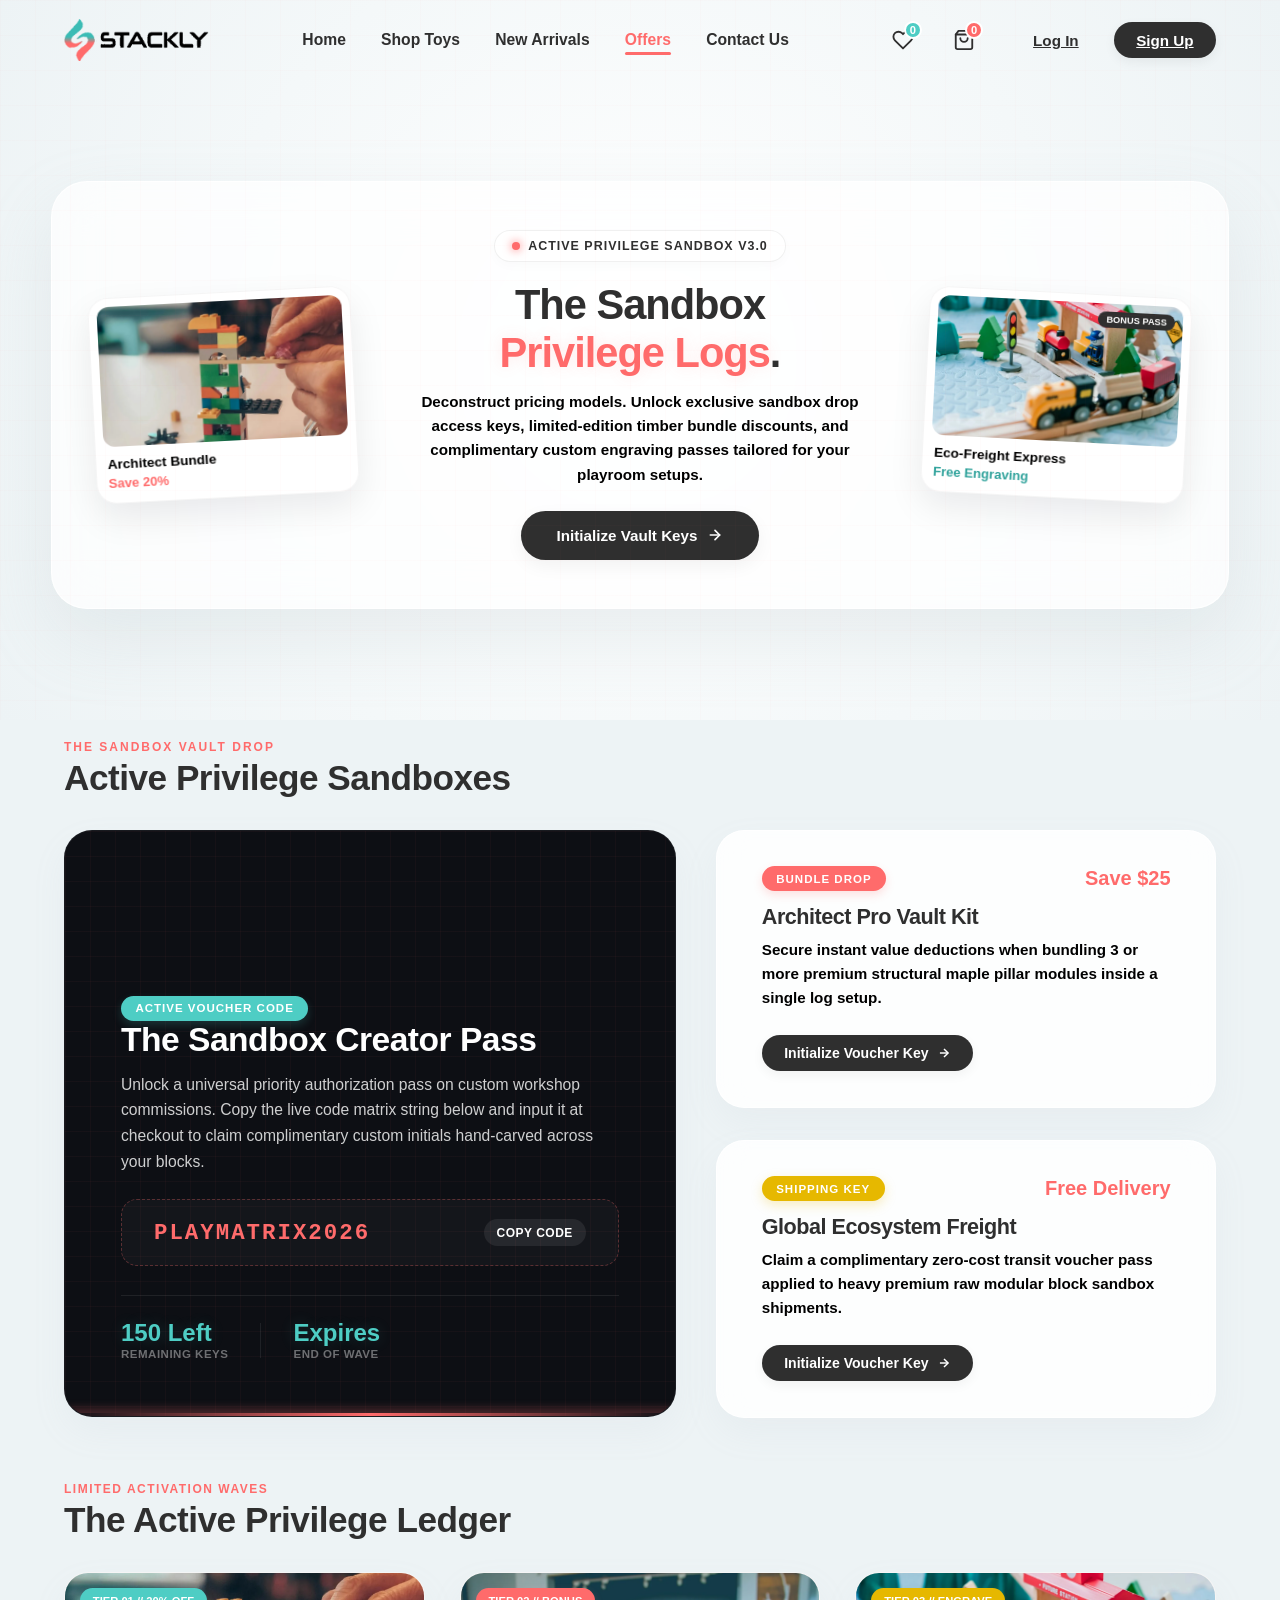
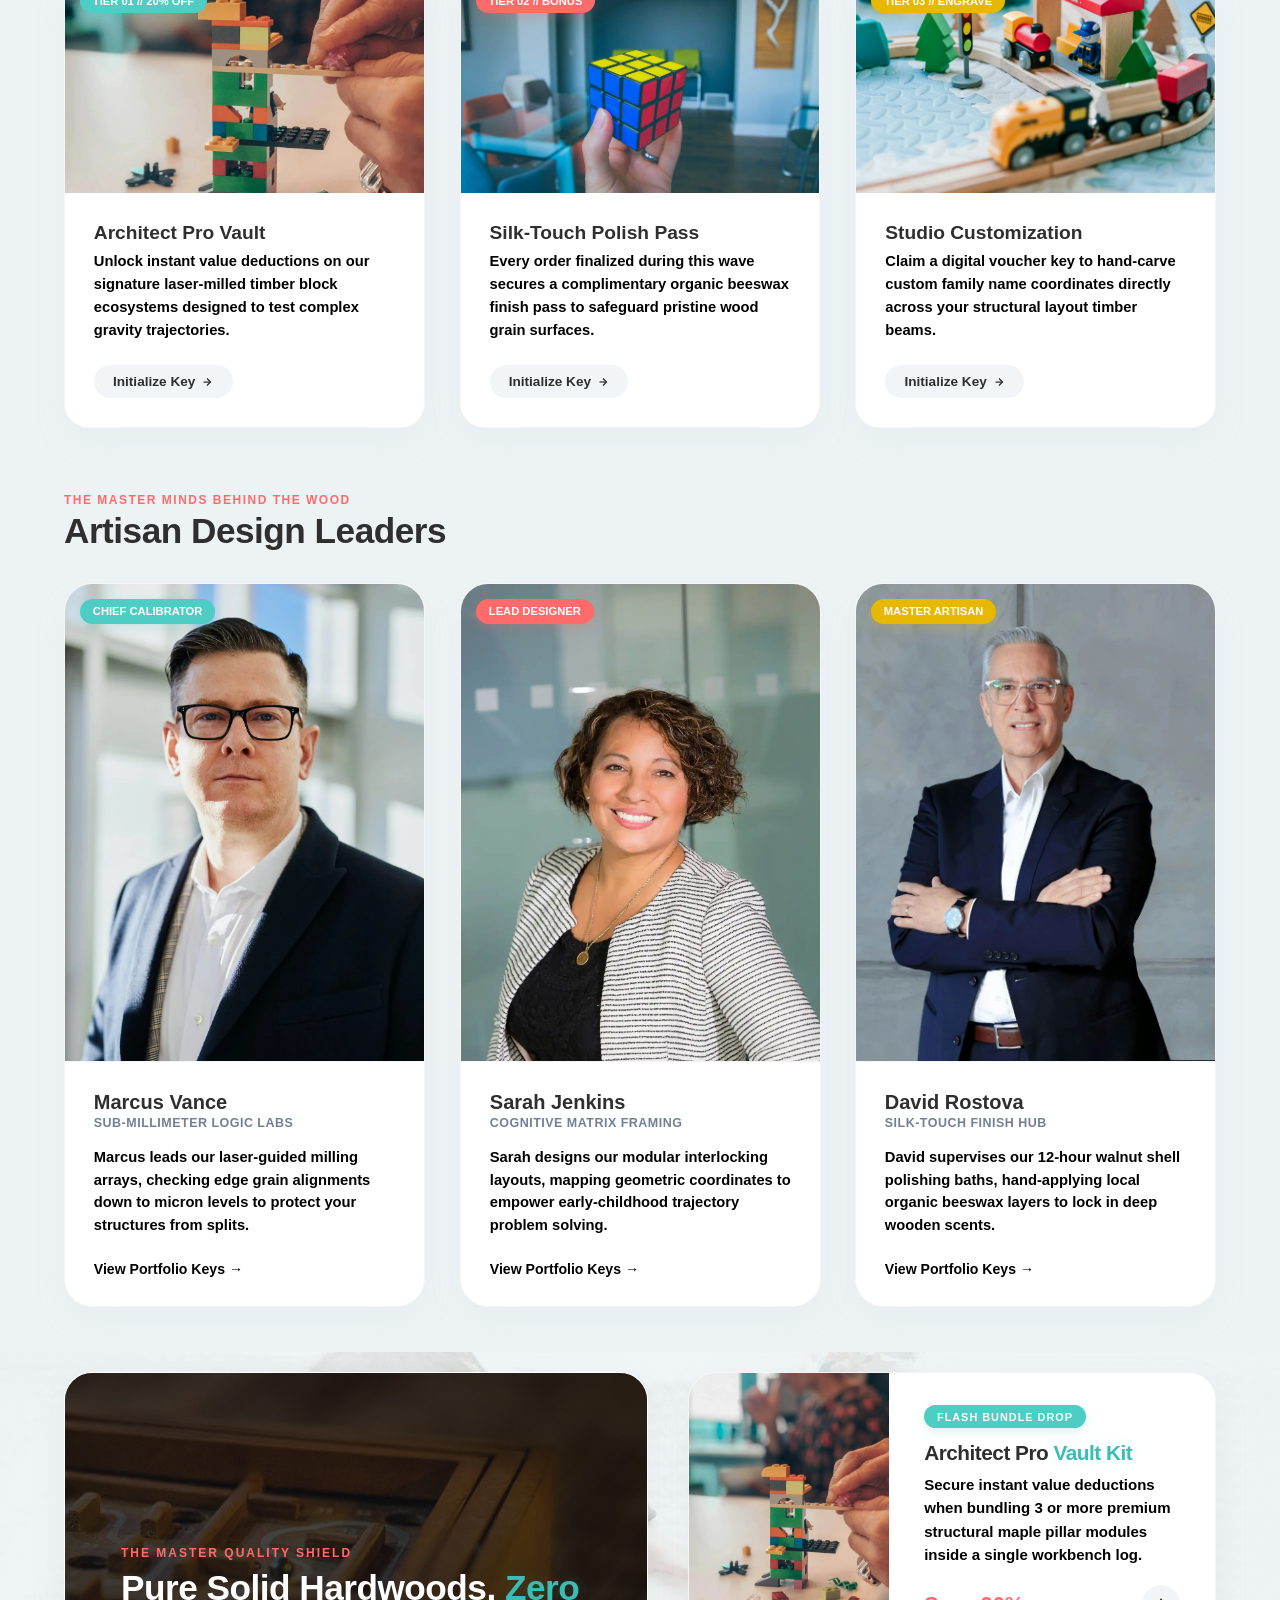
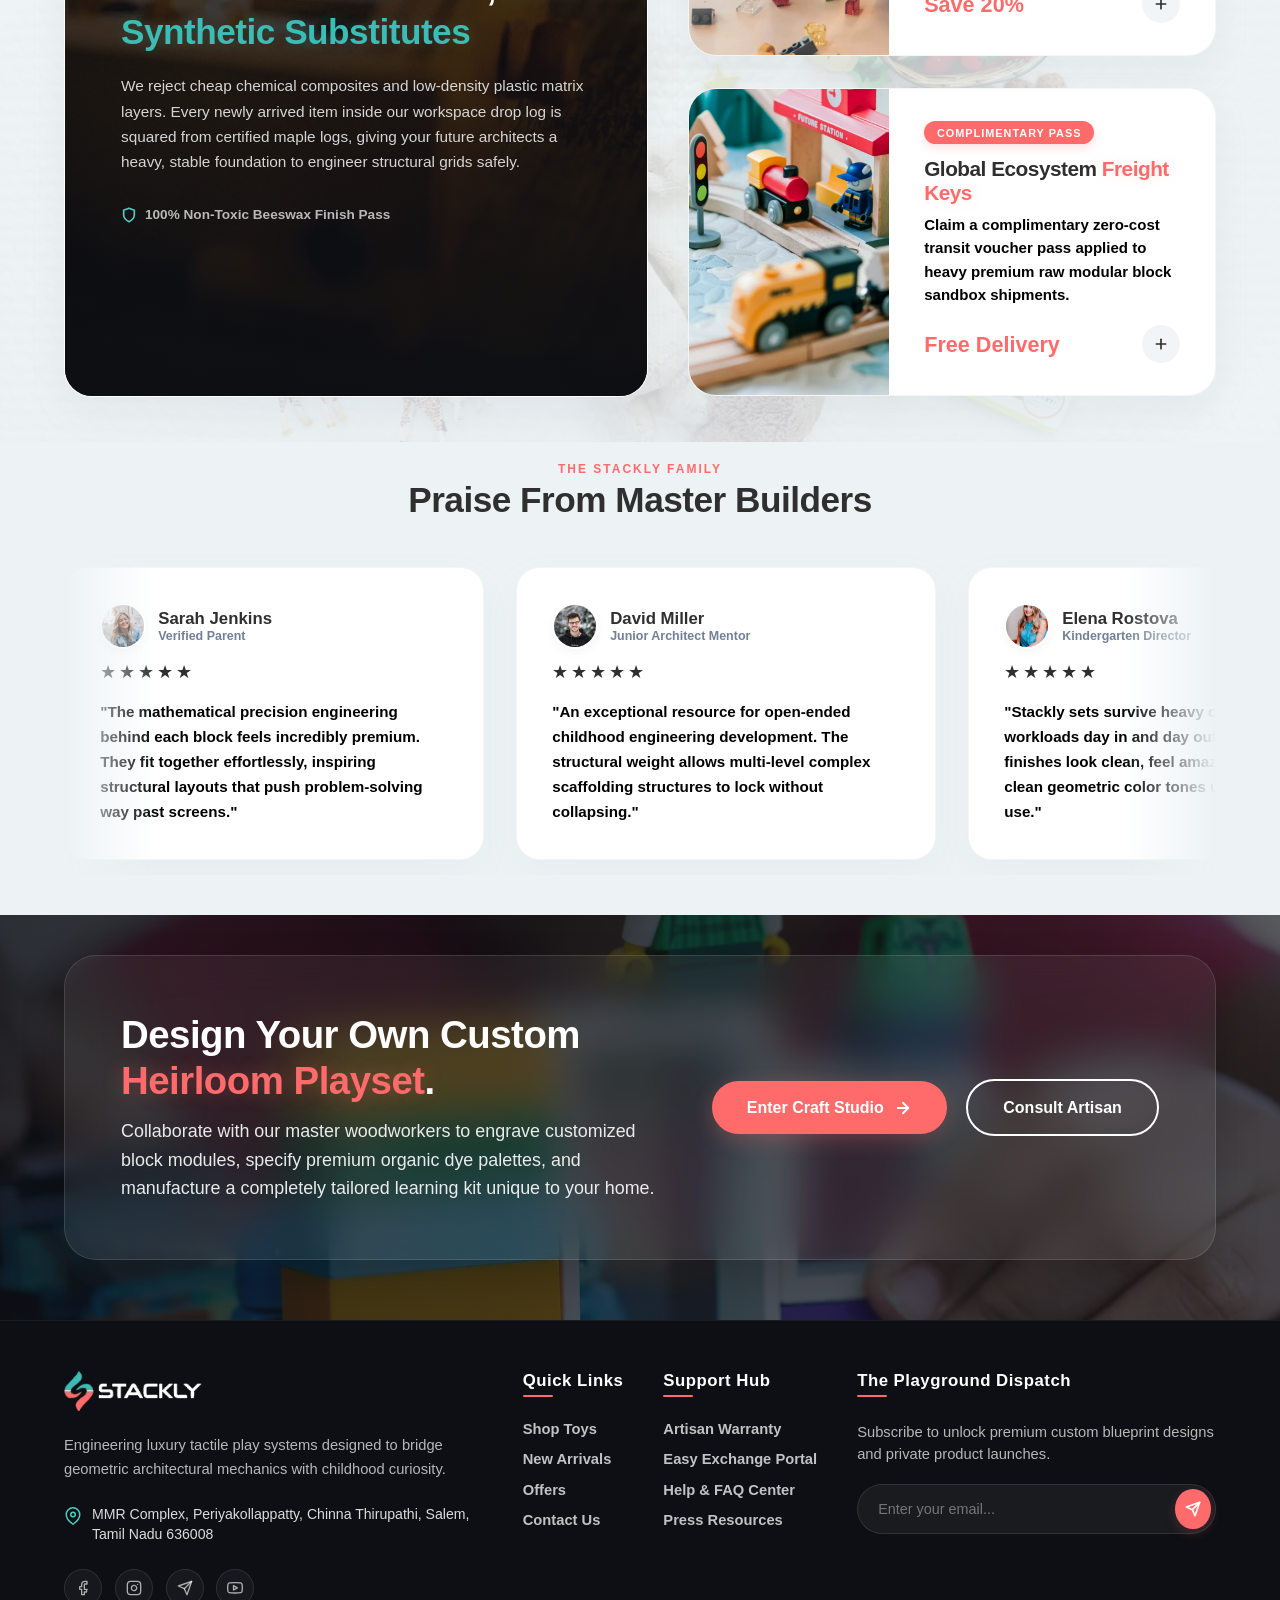
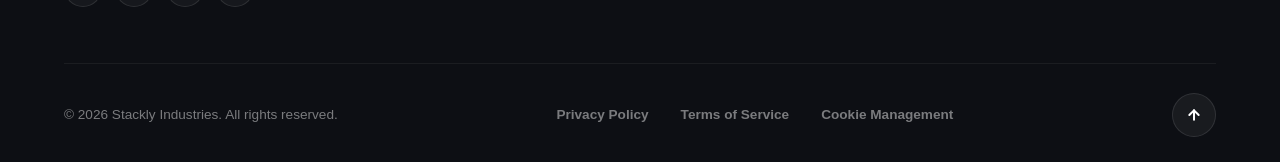
<file: offers.html>
<!DOCTYPE html>
<html lang="en">
<head>
    <meta charset="UTF-8">
    <meta name="viewport" content="width=device-width, initial-scale=1.0">
    <title>Stackly - Online Toy Store</title>
    <link rel="stylesheet" href="style.css">
</head>
<body>

    <!-- Modern Vector Preloader Screen -->
    <div id="preloader">
        <div class="preloader-content">
            <!-- Vector Blocks Icon Loader -->
            <svg class="vector-loader-icon" xmlns="http://w3.org" viewBox="0 0 24 24" width="80" height="80" fill="none" stroke="currentColor" stroke-width="2" stroke-linecap="round" stroke-linejoin="round">
                <path d="M21 16V8a2 2 0 0 0-1-1.73l-7-4a2 2 0 0 0-2 0l-7 4A2 2 0 0 0 3 8v8a2 2 0 0 0 1 1.73l7 4a2 2 0 0 0 2 0l7-4A2 2 0 0 0 21 16z"></path>
                <polyline points="3.27 6.96 12 12.01 20.73 6.96"></polyline>
                <line x1="12" y1="22.08" x2="12" y2="12"></line>
            </svg>
            <h2 class="preloader-text">Stackly Joy...</h2>
            <div class="progress-bar">
                <div class="progress-fill"></div>
            </div>
        </div>
    </div>


    <script>
        window.addEventListener('DOMContentLoaded', () => {
    const preloader = document.getElementById('preloader');
    const appContent = document.getElementById('app-content');

    // Automatically transition under the 3 second threshold
    setTimeout(() => {
        preloader.style.opacity = '0';
        preloader.style.visibility = 'hidden';
        appContent.classList.add('show-content');
    }, 2500); 
});

    </script>


<!-- Transparent, Floating Sticky Header Component -->
<!-- Transparent, Floating Sticky Header Component -->
<header class="floating-header">
    <div class="header-container">
        
        <!-- Brand Image Logo (Refreshes Page on Click) -->
        <a href="#" class="logo-wrapper" onclick="handleBrandRefresh(event)">
            <img src="./Assests/toy -logo.webp" alt="Stackly Logo" class="brand-logo">
        </a>

        <!-- Central Navigation Hub (Manages Mobile Sliding Drawer Layout) -->
        <nav class="nav-menu" id="navMenu">
    <div class="nav-links-wrapper">
        <a href="index.html" class="nav-link">Home</a>
        <!-- Injected the 'active' class on the Shop Toys link -->
        <a href="shop.html" class="nav-link ">Shop Toys</a>
        <a href="newarrivals.html" class="nav-link ">New Arrivals</a>
        <a href="offers.html" class="nav-link active">Offers</a>
        <a href="contact.html" class="nav-link">Contact Us</a>
    </div>

            <!-- Mobile Responsive View Dedicated Auth Actions Menu Footer -->
            <div class="mobile-drawer-auth">
    <!-- FIXED 1: Upgraded from button to anchor tag with strict login.html system navigation -->
    <a href="login.html" class="auth-btn mobile-nav-login" style="text-decoration: none; display: inline-flex; align-items: center; justify-content: center;">
        <span>Log In</span>
    </a>
    
    <!-- FIXED 2: Upgraded from button to anchor tag with strict signup.html system navigation -->
    <a href="signup.html" class="auth-btn mobile-nav-signup" style="text-decoration: none; display: inline-flex; align-items: center; justify-content: center;">
        <span>Sign Up</span>
    </a>
</div>

        </nav>

        <!-- Right Action Utilities Terminal -->
       <div class="header-actions">
    <!-- Wishlist Button Counter Component (Navigates to 404.html) -->
    <a href="404.html" class="action-btn" title="Wishlist">
        <svg xmlns="http://w3.org" viewBox="0 0 24 24" width="22" height="22" fill="none" stroke="currentColor" stroke-width="2" stroke-linecap="round" stroke-linejoin="round">
            <path d="M20.84 4.61a5.5 5.5 0 0 0-7.78 0L12 5.67l-1.06-1.06a5.5 5.5 0 0 0-7.78 7.78l1.06 1.06L12 21.23l7.78-7.78 1.06-1.06a5.5 5.5 0 0 0 0-7.78z"></path>
        </svg>
        <span class="badge">0</span>
    </a>

    <!-- Shopping Cart Button Counter Component (Navigates to 404.html) -->
    <a href="404.html" class="action-btn" title="Cart">
        <svg xmlns="http://w3.org" viewBox="0 0 24 24" width="22" height="22" fill="none" stroke="currentColor" stroke-width="2" stroke-linecap="round" stroke-linejoin="round">
            <path d="M6 2L3 6v14a2 2 0 0 0 2 2h14a2 2 0 0 0 2-2V6l-3-4z"></path>
            <line x1="3" y1="6" x2="21" y2="6"></line>
            <path d="M16 10a4 4 0 0 1-8 0"></path>
        </svg>
        <span class="badge badge-primary">0</span>
    </a>

    <!-- Desktop Monitor Wide Exclusive Authentication Buttons Group -->
    <div class="auth-buttons-group desktop-auth">
        <!-- Links directly to login.html -->
        <a href="login.html" class="auth-btn login-btn">Log In</a>
        <!-- Links directly to signup.html -->
        <a href="signup.html" class="auth-btn signup-btn">Sign Up</a>
    </div>
</div>


            <!-- Responsive Hamburger Trigger Menu -->
            <button class="hamburger-toggle" id="hamburgerBtn" onclick="toggleMobileHeaderDrawer()">
                <span></span>
                <span></span>
                <span></span>
            </button>
        </div>

    </div>
</header>


<script>
    // Monitor vertical scroll window offset value to apply frosted filter effects
window.addEventListener('scroll', () => {
    const headerNode = document.querySelector('.floating-header');
    
    if (window.scrollY > 30) {
        headerNode.classList.add('scrolled');
    } else {
        headerNode.classList.remove('scrolled');
    }
});

// Toggle mobile drawer panel visibility and freeze document background scroll states
// Toggle mobile responsive navigation drawer display visibility status 
function toggleMobileHeaderDrawer() {
    const hamburgerBtn = document.getElementById('hamburgerBtn');
    const navMenu = document.getElementById('navMenu');
    
    hamburgerBtn.classList.toggle('active');
    navMenu.classList.toggle('mobile-active');
    
    // Evaluate display class state to freeze body window touch scrolling paths
    if (navMenu.classList.contains('mobile-active')) {
        document.body.classList.add('drawer-open-lock');
    } else {
        document.body.classList.remove('drawer-open-lock');
    }
}

// Global Interception handler for unlinked template targets
function handleNavigation404(event, interfaceSegmentName) {
    event.preventDefault(); 
    
    // Automatically close open menu drawers and unlock background scroll hooks
    document.getElementById('hamburgerBtn').classList.remove('active');
    document.getElementById('navMenu').classList.remove('mobile-active');
    document.body.classList.remove('drawer-open-lock');
    
    alert(`🔍 Stackly Route Monitor:\n\n"${interfaceSegmentName}" has been routed into a 404 navigation point safely!`);
}

// Native page reload reset function mapped onto the brand logo anchor
function handleBrandRefresh(event) {
    event.preventDefault();
    window.location.reload();
}


</script>

<!-- High-Contrast Creative Unified Offers Hero -->
<section class="offers-kinetic-hero tightened-hero">
    <!-- Technical Drafting Room Line Matrix Canvas Background Pattern -->
    <div class="offers-radial-blueprint-mesh"></div>

    <div class="kinetic-max-container">
        
        <!-- Central Unified High-Density Grid Console Chassis -->
        <div class="kinetic-core-control-center unified-deck-chassis animate-scale-in">
            
            <!-- Left Wing: Integrated Satellite Offer Card 1 -->
            <div class="kinetic-staggered-card card-left-wing">
                <div class="satellite-image-wrapper">
                    <img src="./Assests/architecter.webp" alt="Architect Pro Grid Bundle Promotion" class="satellite-img">
                </div>
                <div class="satellite-details">
                    <h3>Architect Bundle</h3>
                    <span class="satellite-discount-badge">Save 20%</span>
                </div>
            </div>

            <!-- Central Hub Core: Typography Terminal & Action Area -->
            <div class="kinetic-core-text-pillar">
                <div class="kinetic-micro-badge">
                    <span class="laser-indicator-core"></span>
                    <span>Active Privilege Sandbox v3.0</span>
                </div>

                <!-- Headline exactly 2 lines long for optimal scannability -->
                <h1 class="kinetic-headline">
                    The Sandbox <br>
                    <span class="glow-coral-text">Privilege Logs</span>.
                </h1>

                <!-- Enforced crisp pure black typography paragraph controls -->
                <p class="kinetic-paragraph-black">
                    Deconstruct pricing models. Unlock exclusive sandbox drop access keys, limited-edition timber bundle discounts, and complimentary custom engraving passes tailored for your playroom setups.
                </p>

                <div class="kinetic-actions-hub">
                  <!-- FIXED: Converted from button to anchor tag with explicit 404.html system navigation -->
<a href="404.html" class="kinetic-prime-btn" style="text-decoration: none; display: inline-flex; align-items: center;">
    <span>Initialize Vault Keys</span>
    <!-- FIXED: Patched the broken xmlns metadata string to align with standard web specifications -->
    <svg xmlns="http://w3.org" width="16" height="16" viewBox="0 0 24 24" fill="none" stroke="currentColor" stroke-width="2.5" stroke-linecap="round" stroke-linejoin="round">
        <line x1="5" y1="12" x2="19" y2="12"></line>
        <polyline points="12 5 19 12 12 19"></polyline>
    </svg>
</a>

                </div>
            </div>

            <!-- Right Wing: Integrated Satellite Offer Card 2 -->
            <div class="kinetic-staggered-card card-right-wing">
                <div class="satellite-image-wrapper">
                    <img src="./Assests/train.webp" alt="Eco-Freight Express Bundle Promotion" class="satellite-img">
                    <div class="satellite-micro-tag">Bonus Pass</div>
                </div>
                <div class="satellite-details">
                    <h3>Eco-Freight Express</h3>
                    <span class="satellite-discount-badge teal-tag">Free Engraving</span>
                </div>
            </div>

        </div>

    </div>
</section>

<style>
    /* --- High-Contrast Compact Offers Dashboard Hero --- */
.offers-kinetic-hero.tightened-hero {
    position: relative;
    width: 100%;
    min-height: 80vh; /* FIXED: Compressed min-height constraints eliminate vast vertical gaps */
    background: radial-gradient(circle at 50% 50%, #ffffff 0%, #f4f8f9 60%, #edf3f5 100%);
    display: flex;
    align-items: center;
    justify-content: center;
    padding: 110px 4% 40px 4%; /* Clean top clearances protect transparent header elements */
    overflow: hidden !important; /* Forces strict window bounds to stop side overflow scrollbars */
}

/* Technical grid blueprint background layer lines */
.offers-radial-blueprint-mesh {
    position: absolute;
    top: 0;
    left: 0;
    width: 100%;
    height: 100%;
    background-size: 35px 35px;
    background-image: linear-gradient(to right, rgba(255, 107, 107, 0.02) 1px, transparent 1px),
                      linear-gradient(to bottom, rgba(255, 107, 107, 0.02) 1px, transparent 1px);
    z-index: 1;
    pointer-events: none;
}

.kinetic-max-container {
    width: 100%;
    max-width: 1280px;
    margin: 0 auto;
}

/* FIXED: Reconfigured into a unified 3-column layout chassis to completely pull empty elements close together */
.unified-deck-chassis {
    background: rgba(255, 255, 255, 0.72);
    border: 1px solid rgba(255, 255, 255, 0.85);
    backdrop-filter: blur(25px);
    -webkit-backdrop-filter: blur(25px);
    border-radius: 36px;
    padding: 3rem 2.5rem; /* Tightened padding closes internal spacing gaps */
    box-shadow: 0 30px 70px rgba(160, 175, 185, 0.18);
    width: 100%;
    
    display: grid;
    grid-template-columns: 0.52fr 1fr 0.52fr; /* Squeezes side cards tight against text column blocks */
    gap: 2rem;
    align-items: center;
    z-index: 5;
}

/* --- Central Core Typography Pillar --- */
.kinetic-core-text-pillar {
    display: flex;
    flex-direction: column;
    align-items: center;
    text-align: center;
    padding: 0 1rem;
}

.kinetic-micro-badge {
    display: inline-flex;
    align-items: center;
    gap: 8px;
    background: #ffffff;
    border: 1px solid rgba(0, 0, 0, 0.06);
    padding: 0.5rem 1.1rem;
    border-radius: 50px;
    color: var(--dark-charcoal);
    font-size: 0.78rem;
    font-weight: 700;
    text-transform: uppercase;
    letter-spacing: 1px;
    margin-bottom: 1.2rem;
    box-shadow: 0 4px 12px rgba(0,0,0,0.02);
}

.laser-indicator-core {
    width: 8px;
    height: 8px;
    background-color: var(--primary-coral);
    border-radius: 50%;
    box-shadow: 0 0 10px var(--primary-coral);
    animation: kineticCoreBlink 1.6s infinite ease-in-out;
}

.kinetic-headline {
    color: var(--dark-charcoal);
    font-size: clamp(1.8rem, 4vw, 2.6rem);
    line-height: 1.15;
    font-weight: 900;
    letter-spacing: -1px;
    margin-bottom: 0.8rem;
}

.glow-coral-text {
    color: var(--primary-coral);
    text-shadow: 0 0 15px rgba(255, 107, 107, 0.15);
}

/* Enforced crisp pure black typography description rules */
.kinetic-paragraph-black {
    color: #000000; /* Pure black high-contrast visibility text profile layer */
    font-size: 0.95rem;
    line-height: 1.6;
    font-weight: 600; /* Protected thickness preserves sharp anti-aliasing text profiles */
    margin-bottom: 1.5rem;
    max-width: 540px;
    cursor: default;
    transition: color 0.3s ease;
}

.kinetic-prime-btn {
    background-color: var(--dark-charcoal);
    color: #ffffff;
    border: none;
    padding: 1rem 2.2rem;
    font-size: 0.95rem;
    font-weight: 700;
    border-radius: 50px;
    cursor: pointer;
    display: inline-flex;
    align-items: center;
    gap: 10px;
    box-shadow: 0 6px 18px rgba(0, 0, 0, 0.05);
    transition: all 0.4s cubic-bezier(0.25, 1, 0.5, 1);
}

.kinetic-prime-btn:hover {
    background-color: var(--primary-coral);
    transform: translateY(-2px);
    box-shadow: 0 12px 28px rgba(255, 107, 107, 0.35);
}
.kinetic-prime-btn svg { transition: transform 0.3s ease; }
.kinetic-prime-btn:hover svg { transform: translateX(4px); }

/* --- Integrated Sidebar Cards (Asymmetrical Floating Pairs) --- */
.kinetic-staggered-card {
    background-color: #ffffff;
    border: 1px solid rgba(0, 0, 0, 0.04);
    border-radius: 20px;
    padding: 8px;
    width: 100%;
    box-shadow: 0 15px 35px rgba(13, 15, 20, 0.08);
    transition: all 0.5s cubic-bezier(0.25, 1, 0.5, 1);
    will-change: transform;
}

/* Separate floating keyframe loops bob side cards smoothly */
.card-left-wing {
    transform: rotate(-3deg);
    animation: leftCardBob 4.5s infinite ease-in-out alternate;
}

.card-right-wing {
    transform: rotate(3deg);
    animation: rightCardBob 5s infinite ease-in-out alternate;
}

.satellite-image-wrapper { width: 100%; height: 140px; border-radius: 12px; overflow: hidden; position: relative; }
.satellite-img { width: 100%; height: 100%; object-fit: cover; display: block; transition: transform 0.5s cubic-bezier(0.25, 1, 0.5, 1); }
.satellite-details { padding: 0.6rem 0.2rem 0.2rem 0.2rem; text-align: left; }
.satellite-details h3 { color: #000000; font-size: 0.85rem; font-weight: 800; margin-bottom: 2px; }
.satellite-discount-badge { font-size: 0.82rem; font-weight: 700; color: var(--primary-coral); }
.satellite-discount-badge.teal-tag { color: #2da19a; }
.satellite-micro-tag { position: absolute; top: 8px; right: 8px; background-color: var(--dark-charcoal); color: white; font-size: 0.58rem; font-weight: 800; padding: 0.2rem 0.5rem; border-radius: 20px; text-transform: uppercase; z-index: 2; }

/* --- Hardware Accelerated Interaction Mechanics --- */
.unified-deck-chassis:hover .kinetic-paragraph-black {
    color: var(--primary-coral);
}

.kinetic-staggered-card:hover {
    animation-play-state: paused !important; /* Freezes ambient float bobbing on hover entry tracking */
    z-index: 10 !important;
    box-shadow: 0 25px 50px rgba(78, 205, 196, 0.25);
}

.card-left-wing:hover { transform: scale(1.05) rotate(-1deg) !important; }
.card-right-wing:hover { transform: scale(1.05) rotate(1deg) !important; }
.kinetic-staggered-card:hover .satellite-img { transform: scale(1.04); }
.kinetic-staggered-card:hover h3 { color: var(--primary-coral); }

/* --- High Performance Keyframe Physics --- */
@keyframes leftCardBob { 0% { transform: rotate(-3deg) translateY(0px); } 100% { transform: rotate(-2deg) translateY(-8px) translateX(2px); } }
@keyframes rightCardBob { 0% { transform: rotate(3deg) translateY(0px); } 100% { transform: rotate(4deg) translateY(-10px) translateX(-2px); } }
@keyframes kineticCoreBlink { 0%, 100% { transform: scale(1); opacity: 1; } 50% { transform: scale(1.25); opacity: 0.4; } }

/* --- Responsive Media Viewports Overhaul --- */
@media (max-width: 900px) {
    /* Collapse the split horizontal columns framework down into a single vertical timeline flow track */
    .unified-deck-chassis {
        grid-template-columns: 1fr;
        max-width: 500px;
        margin: 0 auto;
        gap: 2rem;
        padding: 2.5rem 1.5rem;
    }
    .kinetic-staggered-card { transform: none !important; animation: none !important; max-width: 320px; margin: 0 auto; }
    .kinetic-staggered-card:hover { transform: translateY(-4px) scale(1.02) !important; }
    .satellite-image-wrapper { height: 165px; }
    .kinetic-core-text-pillar { order: -1; padding: 0; } /* Forces text blocks to maintain the top reading position */
}

@media (max-width: 550px) {
    .offers-kinetic-hero.tightened-hero { padding-top: 100px; }
    .unified-deck-chassis { border-radius: 24px; }
}

</style>

<!-- High-Contrast Creative Reward Terminal Section with Scanner Effect -->
<section class="offers-terminal-matrix-section">
    <div class="terminal-max-container">
        
        <!-- FIX 1: MANDATORY CREATIVE SECTION TITLE HUB -->
        <div class="terminal-section-title-block">
            <span class="terminal-pretitle">The Sandbox Vault Drop</span>
            <h2 class="terminal-headline">Active Privilege Sandboxes</h2>
        </div>

        <!-- Strict 2-Column Split Console Framework Grid -->
        <div class="terminal-display-chassis">
            
            <!-- Left Wing: Immersive Live Coupon Decoder Terminal with Laser Scan Animation -->
            <div class="terminal-core-card terminal-card-glow animate-on-scroll">
                <!-- NEW: Creative Hardware-Accelerated Neon Laser Scanner Line -->
                <div class="terminal-laser-scanner-line"></div>
                <div class="terminal-blueprint-grid"></div>
                
                <div class="terminal-content-hull">
                    <span class="terminal-pill-badge badge-teal">Active Voucher Code</span>
                    <h3 class="terminal-title-white">The Sandbox Creator Pass</h3>
                    
                    <p class="terminal-paragraph-white">
                        Unlock a universal priority authorization pass on custom workshop commissions. Copy the live code matrix string below and input it at checkout to claim complimentary custom initials hand-carved across your blocks.
                    </p>

                    <!-- Interactive Code Copier Box -->
                    <div class="terminal-code-copier-box" onclick="copyPromoCode(this)">
                        <code class="promo-code-string">PLAYMATRIX2026</code>
                        <div class="copy-glow-indicator">Copy Code</div>
                    </div>

                    <div class="terminal-footer-metrics">
                        <div class="metric-node">
                            <span class="metric-digit">150 Left</span>
                            <span class="metric-label">Remaining Keys</span>
                        </div>
                        <div class="metric-divider"></div>
                        <div class="metric-node">
                            <span class="metric-digit">Expires</span>
                            <span class="metric-label">End of Wave</span>
                        </div>
                    </div>
                </div>
            </div>

            <!-- Right Wing: Dual Stacked Coupon Vouchers -->
            <div class="terminal-right-stack">
                
                <!-- Coupon Drop 1: Tier 1 Builder Bundle -->
                <div class="terminal-core-card coupon-light-card animate-on-scroll">
                    <div class="coupon-content-hull">
                        <div class="coupon-headline-row">
                            <span class="matrix-pill-badge badge-coral">Bundle Drop</span>
                            <span class="coupon-discount-digits">Save $25</span>
                        </div>
                        <h4 class="coupon-title-dark">Architect Pro Vault Kit</h4>
                        <p class="coupon-paragraph-black">
                            Secure instant value deductions when bundling 3 or more premium structural maple pillar modules inside a single log setup.
                        </p>
                        <!-- FIX 2: High-Visibility Coral Button Capsule instead of faint link text -->
                        <a href="404.html" class="coupon-action-capsule-btn">
                            <span>Initialize Voucher Key</span>
                            <svg xmlns="http://w3.org" width="14" height="14" viewBox="0 0 24 24" fill="none" stroke="currentColor" stroke-width="2.5"><line x1="5" y1="12" x2="19" y2="12"></line><polyline points="12 5 19 12 12 19"></polyline></svg>
                        </a>
                    </div>
                </div>

                <!-- Coupon Drop 2: Tier 2 Free Freight Pass -->
                <div class="terminal-core-card coupon-light-card animate-on-scroll">
                    <div class="coupon-content-hull">
                        <div class="coupon-headline-row">
                            <span class="matrix-pill-badge badge-amber">Shipping Key</span>
                            <span class="coupon-discount-digits">Free Delivery</span>
                        </div>
                        <h4 class="coupon-title-dark">Global Ecosystem Freight</h4>
                        <p class="coupon-paragraph-black">
                            Claim a complimentary zero-cost transit voucher pass applied to heavy premium raw modular block sandbox shipments.
                        </p>
                        <!-- FIX 2: High-Visibility Coral Button Capsule instead of faint link text -->
                        <a href="404.html" class="coupon-action-capsule-btn">
                            <span>Initialize Voucher Key</span>
                            <svg xmlns="http://w3.org" width="14" height="14" viewBox="0 0 24 24" fill="none" stroke="currentColor" stroke-width="2.5"><line x1="5" y1="12" x2="19" y2="12"></line><polyline points="12 5 19 12 12 19"></polyline></svg>
                        </a>
                    </div>
                </div>

            </div>

        </div>

    </div>
</section>

<style>
    /* --- High-Contrast Creative Reward Terminal Framework --- */
.offers-terminal-matrix-section {
    position: relative;
    width: 100%;
    background-color: #edf3f5;
    padding: 20px 5% 45px 5%; /* Tight padding fields compress heights to completely close whitespace voids */
    overflow: hidden !important; /* Enforces strict window clipping to kill horizontal scrollers */
}

.terminal-max-container {
    width: 100%;
    max-width: 1400px;
    margin: 0 auto;
    display: flex;
    flex-direction: column;
}

/* --- FIX 1: Structural Section Title Block Styling --- */
.terminal-section-title-block {
    width: 100%;
    text-align: left;
    margin-bottom: 2rem;
}

.terminal-pretitle {
    font-size: 0.75rem;
    font-weight: 800;
    text-transform: uppercase;
    letter-spacing: 2px;
    color: var(--primary-coral);
    margin-bottom: 4px;
    display: block;
}

.terminal-headline {
    color: var(--dark-charcoal);
    font-size: clamp(1.6rem, 4vw, 2.2rem);
    font-weight: 900;
    letter-spacing: -0.5px;
}

/* 2-Column Framework Chassis */
.terminal-display-chassis {
    display: grid;
    grid-template-columns: 1.1fr 0.9fr; /* Asymmetrical grid split forces elements close together tightly */
    gap: 2.5rem;
    width: 100%;
}

.terminal-right-stack {
    display: flex;
    flex-direction: column;
    gap: 2rem;
}

/* --- Core Card Structures with Hardware Acceleration --- */
.terminal-core-card {
    position: relative;
    background-color: #ffffff;
    border-radius: 28px;
    overflow: hidden;
    border: 1px solid rgba(0, 0, 0, 0.04);
    box-shadow: 0 15px 35px rgba(160, 175, 185, 0.08);
    display: flex;
    transition: transform 0.4s cubic-bezier(0.25, 1, 0.5, 1), box-shadow 0.4s ease, border-color 0.4s;
    will-change: transform;
}

/* Left Column: Live Terminal Voucher Card Size Settings */
.terminal-card-glow {
    background-color: #0d0f14; /* Deep premium charcoal matches dark web header transparency tones */
    border-color: rgba(255, 255, 255, 0.05);
    min-height: 540px;
    align-items: flex-end; /* Anchors content cleanly to the card floor horizon */
}

/* NEW NEW NEW: Animated Laser Beam Scanning Node Mesh Layer */
.terminal-laser-scanner-line {
    position: absolute;
    left: 0;
    width: 100%;
    height: 3px;
    background: linear-gradient(to right, transparent, var(--primary-coral), transparent);
    box-shadow: 0 0 12px var(--primary-coral);
    z-index: 4;
    pointer-events: none;
    animation: liveConsoleLaserSweep 4s infinite linear;
}

@keyframes liveConsoleLaserSweep {
    0% { top: 0%; opacity: 0; }
    5% { opacity: 1; }
    95% { opacity: 1; }
    100% { top: 100%; opacity: 0; }
}

/* Internal Technical Neon Grid Generator Pattern */
.terminal-blueprint-grid {
    position: absolute;
    top: 0;
    left: 0;
    width: 100%;
    height: 100%;
    background-size: 25px 25px;
    background-image: linear-gradient(to right, rgba(255, 107, 107, 0.04) 1px, transparent 1px),
                      linear-gradient(to bottom, rgba(255, 107, 107, 0.04) 1px, transparent 1px);
    z-index: 1;
    pointer-events: none;
}

.terminal-content-hull {
    position: relative;
    z-index: 3;
    padding: 3.5rem;
    width: 100%;
    text-align: left;
}

/* Interactive Code Copier Box Engine */
.terminal-code-copier-box {
    position: relative;
    background-color: rgba(255, 255, 255, 0.03);
    border: 1px dashed rgba(255, 107, 107, 0.3);
    border-radius: 16px;
    padding: 1.2rem 2rem;
    margin-top: 1.5rem;
    display: flex;
    justify-content: space-between;
    align-items: center;
    cursor: pointer;
    transition: all 0.3s ease;
}

.promo-code-string {
    font-family: 'Courier New', Courier, monospace;
    font-size: 1.4rem;
    font-weight: 900;
    color: var(--primary-coral);
    letter-spacing: 2px;
}

.copy-glow-indicator {
    font-size: 0.75rem;
    font-weight: 800;
    text-transform: uppercase;
    color: #ffffff;
    background-color: rgba(255, 255, 255, 0.08);
    padding: 0.4rem 0.8rem;
    border-radius: 30px;
    letter-spacing: 0.5px;
    transition: all 0.3s ease;
}

.terminal-code-copier-box:hover {
    background-color: rgba(255, 107, 107, 0.08);
    border-color: var(--primary-coral);
    box-shadow: 0 0 20px rgba(255, 107, 107, 0.15);
}
.terminal-code-copier-box:hover .copy-glow-indicator {
    background-color: var(--primary-coral);
    box-shadow: 0 4px 12px rgba(255, 107, 107, 0.3);
}

/* Right Column: Translucent Coupon Cards Size Settings */
.coupon-light-card {
    background: rgba(255, 255, 255, 0.85);
    border: 1px solid rgba(255, 255, 255, 0.95);
    backdrop-filter: blur(15px);
    -webkit-backdrop-filter: blur(15px);
    min-height: 254px;
    align-items: center;
}

.coupon-content-hull {
    padding: 2.2rem 2.8rem;
    display: flex;
    flex-direction: column;
    align-items: flex-start;
    text-align: left;
    width: 100%;
}

.coupon-headline-row {
    display: flex;
    justify-content: space-between;
    align-items: center;
    width: 100%;
    margin-bottom: 0.8rem;
}

.coupon-discount-digits {
    font-size: 1.25rem;
    font-weight: 900;
    color: var(--primary-coral);
}

/* --- High Visibility Section Typography Mappings --- */
.terminal-pill-badge, .matrix-pill-badge {
    color: #ffffff;
    font-size: 0.72rem;
    font-weight: 800;
    text-transform: uppercase;
    letter-spacing: 1px;
    padding: 0.4rem 0.9rem;
    border-radius: 30px;
    display: inline-block;
}
.badge-teal { background-color: var(--secondary-teal); box-shadow: 0 4px 12px rgba(78, 205, 196, 0.25); }
.badge-coral { background-color: var(--primary-coral); box-shadow: 0 4px 12px rgba(255, 107, 107, 0.25); }
.badge-amber { background-color: #e6b800; box-shadow: 0 4px 12px rgba(230, 184, 0, 0.25); }

.terminal-title-white {
    color: #ffffff;
    font-size: clamp(1.5rem, 3.5vw, 2.1rem);
    font-weight: 900;
    letter-spacing: -0.5px;
    margin-bottom: 0.8rem;
}

.coupon-title-dark {
    color: var(--dark-charcoal);
    font-size: 1.35rem;
    font-weight: 900;
    letter-spacing: -0.5px;
    margin-bottom: 0.5rem;
    transition: color 0.3s ease;
}

.terminal-paragraph-white {
    color: rgba(255, 255, 255, 0.8);
    font-size: 0.98rem;
    line-height: 1.65;
    max-width: 580px;
}

/* Enforced strict pure black description text details visibility layers */
.coupon-paragraph-black {
    color: #000000; /* Pure black readable text layers profile mapping configuration */
    font-size: 0.95rem;
    line-height: 1.6;
    font-weight: 600; /* Protected thickness shields anti-aliasing text profiles blurring */
    margin-bottom: 1.5rem;
    cursor: default;
    transition: color 0.3s ease, transform 0.3s ease;
    transform-origin: left center;
}

/* --- FIX 2: Modern High-Visibility Button Capsules --- */
a.coupon-action-capsule-btn {
    text-decoration: none;
    background-color: var(--dark-charcoal);
    color: #ffffff;
    padding: 0.65rem 1.4rem;
    font-size: 0.88rem;
    font-weight: 700;
    border-radius: 50px;
    display: inline-flex;
    align-items: center;
    gap: 8px;
    box-shadow: 0 4px 12px rgba(0, 0, 0, 0.05);
    margin-top: auto; /* Locks button cleanly down to baseline limits */
    transition: all 0.3s cubic-bezier(0.25, 1, 0.5, 1);
}

a.coupon-action-capsule-btn svg {
    width: 14px;
    height: 14px;
    transition: transform 0.3s ease;
}

/* --- Hardware Accelerated Hover & Aura Glow Effects --- */
.terminal-core-card:hover {
    transform: translateY(-5px);
    box-shadow: 0 25px 50px rgba(13, 15, 20, 0.12);
}

.terminal-card-glow:hover {
    border-color: rgba(255, 107, 107, 0.25);
    box-shadow: 0 25px 50px rgba(255, 107, 107, 0.15);
}

.coupon-light-card:hover {
    background: #ffffff;
    border-color: rgba(255, 107, 107, 0.15);
}

/* Title and button color transitions on mouse triggers */
.coupon-light-card:hover .coupon-title-dark { color: var(--primary-coral); }

.coupon-light-card:hover a.coupon-action-capsule-btn {
    background-color: var(--primary-coral);
    box-shadow: 0 6px 15px rgba(255, 107, 107, 0.35);
}
.coupon-light-card:hover a.coupon-action-capsule-btn svg { transform: translateX(4px); }

/* Pure black descriptions glow gracefully into sharp coral text weights */
.coupon-light-card:hover .coupon-paragraph-black {
    color: var(--primary-coral);
    transform: scale(1.002);
}

/* Footer Metrics row items */
.terminal-footer-metrics {
    display: flex;
    align-items: center;
    gap: 2rem;
    border-top: 1px solid rgba(255, 255, 255, 0.08);
    padding-top: 1.5rem;
    margin-top: 1.8rem;
}

.metric-node { display: flex; flex-direction: column; text-align: left; }
.metric-digit { font-size: 1.5rem; font-weight: 900; color: var(--secondary-teal); text-shadow: 0 0 15px rgba(78, 205, 196, 0.2); line-height: 1.1; }
.metric-label { font-size: 0.72rem; font-weight: 700; color: rgba(255, 255, 255, 0.4); text-transform: uppercase; letter-spacing: 0.5px; margin-top: 2px; }
.metric-divider { width: 1px; height: 35px; background-color: rgba(255, 255, 255, 0.08); }

/* --- Responsive Layout Parameters --- */
@media (max-width: 992px) {
    .terminal-display-chassis { grid-template-columns: 1fr; gap: 1.5rem; }
    .terminal-right-stack { gap: 1.5rem; }
    .terminal-card-glow { min-height: 360px; }
    .terminal-content-hull, .coupon-content-hull { padding: 2.2rem 1.5rem !important; }
}

@media (max-width: 550px) {
    .terminal-section-title-block { text-align: center; }
    .terminal-core-card { border-radius: 20px; }
    .terminal-footer-metrics { flex-direction: column; align-items: flex-start; gap: 1.2rem; }
    .metric-divider { display: none; }
    .terminal-code-copier-box { padding: 1rem; flex-direction: column; gap: 10px; text-align: center; }
    a.coupon-action-capsule-btn { width: 100%; justify-content: center; }
}

</style>

<!-- High-Contrast Compact Offers Timeline Section -->
<section class="offers-blueprint-timeline-section">
    <div class="timeline-max-container">
        
        <!-- MANDATORY DISTINCT SECTION HEADING BLOCK -->
        <div class="timeline-section-header">
            <span class="timeline-pretitle">Limited Activation Waves</span>
            <h2 class="timeline-headline">The Active Privilege Ledger</h2>
        </div>

        <!-- Strict Horizontal 3-Column Grid Deck — Removes wide gaps completely -->
        <div class="timeline-deck-grid">
            
            <!-- Timeline Unit 1 -->
            <div class="timeline-unit-card animate-on-scroll">
                <div class="timeline-media-hull">
                    <img src="./Assests/architecter.webp" alt="Architect Pro Grid Modular Block Set" class="timeline-grid-img">
                    <div class="timeline-wash-glow"></div>
                    <span class="timeline-pill-tag status-cyan">Tier 01 // 20% Off</span>
                </div>
                <div class="timeline-body-hull">
                    <h3 class="timeline-name">Architect Pro Vault</h3>
                    <!-- Enforced Pure Black High-Contrast Readability Paragraph -->
                    <p class="timeline-short-desc">Unlock instant value deductions on our signature laser-milled timber block ecosystems designed to test complex gravity trajectories.</p>
                    
                    <div class="timeline-footer-action-row">
                        <a href="404.html" class="timeline-capsule-link" title="Initialize Sandbox Blueprint">
                            <span>Initialize Key</span>
                            <svg xmlns="http://w3.org" width="14" height="14" viewBox="0 0 24 24" fill="none" stroke="currentColor" stroke-width="2.5"><line x1="5" y1="12" x2="19" y2="12"></line><polyline points="12 5 19 12 12 19"></polyline></svg>
                        </a>
                    </div>
                </div>
            </div>

            <!-- Timeline Unit 2 -->
            <div class="timeline-unit-card animate-on-scroll">
                <div class="timeline-media-hull">
                    <img src="./Assests/Cube.webp" alt="Early Tactile Balance Geometric Cubes" class="timeline-grid-img">
                    <div class="timeline-wash-glow"></div>
                    <span class="timeline-pill-tag status-coral">Tier 02 // Bonus</span>
                </div>
                <div class="timeline-body-hull">
                    <h3 class="timeline-name">Silk-Touch Polish Pass</h3>
                    <p class="timeline-short-desc">Every order finalized during this wave secures a complimentary organic beeswax finish pass to safeguard pristine wood grain surfaces.</p>
                    
                    <div class="timeline-footer-action-row">
                        <a href="404.html" class="timeline-capsule-link" title="Initialize Sandbox Blueprint">
                            <span>Initialize Key</span>
                            <svg xmlns="http://w3.org" width="14" height="14" viewBox="0 0 24 24" fill="none" stroke="currentColor" stroke-width="2.5"><line x1="5" y1="12" x2="19" y2="12"></line><polyline points="12 5 19 12 12 19"></polyline></svg>
                        </a>
                    </div>
                </div>
            </div>

            <!-- Timeline Unit 3 -->
            <div class="timeline-unit-card animate-on-scroll">
                <div class="timeline-media-hull">
                    <img src="./Assests/train.webp" alt="Eco Kinetic Train Assembly Tracks" class="timeline-grid-img">
                    <div class="timeline-wash-glow"></div>
                    <span class="timeline-pill-tag status-amber">Tier 03 // Engrave</span>
                </div>
                <div class="timeline-body-hull">
                    <h3 class="timeline-name">Studio Customization</h3>
                    <p class="timeline-short-desc">Claim a digital voucher key to hand-carve custom family name coordinates directly across your structural layout timber beams.</p>
                    
                    <div class="timeline-footer-action-row">
                        <a href="404.html" class="timeline-capsule-link" title="Initialize Sandbox Blueprint">
                            <span>Initialize Key</span>
                            <svg xmlns="http://w3.org" width="14" height="14" viewBox="0 0 24 24" fill="none" stroke="currentColor" stroke-width="2.5"><line x1="5" y1="12" x2="19" y2="12"></line><polyline points="12 5 19 12 12 19"></polyline></svg>
                        </a>
                    </div>
                </div>
            </div>

        </div>

    </div>
</section>

<style>
    /* --- High-Contrast Compact Offers Timeline --- */
.offers-blueprint-timeline-section {
    position: relative;
    width: 100%;
    background-color: #edf3f5; 
    padding: 20px 5% 45px 5%; /* Tight padding fields compress layout heights to eliminate voids */
    overflow: hidden !important; /* Hard global boundary constraint strips out horizontal scrollbar tracks */
}

.timeline-max-container {
    width: 100%;
    max-width: 1400px;
    margin: 0 auto;
}

/* --- Section Heading Block Mapping --- */
.timeline-section-header {
    width: 100%;
    text-align: left;
    margin-bottom: 2rem;
}

.timeline-pretitle {
    font-size: 0.75rem;
    font-weight: 800;
    text-transform: uppercase;
    letter-spacing: 1.5px;
    color: var(--primary-coral);
    margin-bottom: 4px;
    display: block;
}

.timeline-headline {
    color: var(--dark-charcoal);
    font-size: clamp(1.6rem, 4vw, 2.2rem);
    font-weight: 900;
    letter-spacing: -0.5px;
}

/* Tight Horizontal 3-Column Row Framework Grid */
.timeline-deck-grid {
    display: grid;
    grid-template-columns: repeat(3, 1fr); /* Fits 3 items side-by-side with zero horizontal leakages */
    gap: 2.2rem;
    width: 100%;
}

/* Individual High-Visibility Product Unit Frameworks */
.timeline-unit-card {
    background-color: #ffffff;
    border-radius: 24px;
    border: 1px solid rgba(0, 0, 0, 0.04);
    box-shadow: 0 15px 35px rgba(160, 175, 185, 0.08);
    overflow: hidden;
    display: flex;
    flex-direction: column;
    transition: transform 0.4s cubic-bezier(0.25, 1, 0.5, 1), box-shadow 0.4s ease;
}

.timeline-media-hull {
    position: relative;
    width: 100%;
    height: 220px; /* Sized down compactly to pack layouts close */
    overflow: hidden;
    background-color: #f7fafc;
}

.timeline-grid-img {
    width: 100%;
    height: 100%;
    object-fit: cover;
    display: block;
    transition: transform 0.6s cubic-bezier(0.25, 1, 0.5, 1);
}

/* Surface neon wash overlay activates on parent card hover entry */
.timeline-wash-glow {
    position: absolute;
    top: 0;
    left: 0;
    width: 100%;
    height: 100%;
    background: radial-gradient(circle at 50% 50%, rgba(255, 255, 255, 0.2.5) 0%, transparent 60%);
    opacity: 0;
    transition: opacity 0.4s ease;
    pointer-events: none;
    z-index: 2;
}

/* In-image label indicators flags mapping */
.timeline-pill-tag {
    position: absolute;
    top: 15px;
    left: 15px;
    padding: 0.4rem 0.8rem;
    border-radius: 30px;
    font-size: 0.7rem;
    font-weight: 800;
    text-transform: uppercase;
    color: #ffffff;
    z-index: 3;
}
.status-cyan { background-color: var(--secondary-teal); box-shadow: 0 4px 10px rgba(78, 205, 196, 0.2); }
.status-coral { background-color: var(--primary-coral); box-shadow: 0 4px 10px rgba(255, 107, 107, 0.2); }
.status-amber { background-color: #e6b800; box-shadow: 0 4px 10px rgba(230, 184, 0, 0.2); }

/* --- White Details Card Body Box layout --- */
.timeline-body-hull {
    padding: 1.8rem;
    display: flex;
    flex-direction: column;
    flex-grow: 1;
    transition: background-color 0.3s ease;
}

.timeline-name {
    color: var(--dark-charcoal);
    font-size: 1.2rem;
    font-weight: 800;
    margin-bottom: 6px;
    transition: color 0.3s ease;
    text-align: left;
}

/* Enforced strict pure black description text details visibility typography layer */
.timeline-short-desc {
    color: #000000; /* Deep pure black contrast readability layer profile mapping configuration */
    font-size: 0.92rem;
    line-height: 1.55;
    font-weight: 600; /* Protected thickness preserves anti-aliasing text bounds sharpness */
    margin-bottom: 1.5rem;
    text-align: left;
    cursor: default;
}

/* Footer Action Checkout Hub Row alignment */
.timeline-footer-action-row {
    display: flex;
    justify-content: flex-start;
    align-items: center;
    margin-top: auto; /* Ground link items tight to card floor horizon */
}

/* Capsule navigation link recovery button specs */
a.timeline-capsule-link {
    text-decoration: none;
    background-color: #f1f5f7;
    color: var(--dark-charcoal);
    padding: 0.55rem 1.2rem;
    font-size: 0.85rem;
    font-weight: 700;
    border-radius: 50px;
    display: inline-flex;
    align-items: center;
    gap: 6px;
    transition: all 0.3s cubic-bezier(0.25, 1, 0.5, 1);
}

a.timeline-capsule-link svg {
    width: 12px;
    height: 12px;
    transition: transform 0.3s ease;
}

/* --- Hardware Accelerated Hover Animations Matrix --- */
.timeline-unit-card:hover {
    transform: translateY(-5px);
    box-shadow: 0 20px 45px rgba(13, 15, 20, 0.1);
}

.timeline-unit-card:hover .timeline-grid-img { transform: scale(1.04); }
.timeline-unit-card:hover .timeline-wash-glow { opacity: 1; }
.timeline-unit-card:hover .timeline-body-hull { background-color: #fffdf9; } /* Infuses warmth into active card hulls */
.timeline-unit-card:hover .timeline-name { color: var(--primary-coral); }

a.timeline-capsule-link:hover {
    background-color: var(--secondary-teal);
    color: #ffffff;
    box-shadow: 0 4px 12px rgba(78, 205, 196, 0.3);
}
a.timeline-capsule-link:hover svg { transform: translateX(3px); }

/* Pure black descriptions glow gracefully into sharp coral text weights */
.timeline-unit-card:hover .timeline-short-desc {
    color: var(--primary-coral);
    transform: scale(1.002);
    transform-origin: left center;
}

/* --- Responsive Layout Parameters --- */
@media (max-width: 992px) {
    /* Collapse down to 2 columns on tablet screening monitors */
    .timeline-deck-grid { grid-template-columns: repeat(2, 1fr); gap: 1.5rem; }
}

@media (max-width: 650px) {
    .timeline-section-header { text-align: center; }
    /* Collapse down to pure centered vertical line list layout on mobile form factors */
    .timeline-deck-grid { grid-template-columns: 1fr; max-width: 380px; margin: 0 auto; gap: 1.5rem; }
    .timeline-media-hull { height: 200px; }
    .timeline-body-hull { padding: 1.2rem; }
}

</style>

<!-- High-Contrast Modern Design Leaders Spotlight Section -->
<section class="studio-leaders-section">
    <div class="leaders-max-container">
        
        <!-- MANDATORY DISTINCT SECTION HEADING BLOCK -->
        <div class="leaders-section-header">
            <span class="leaders-pretitle">The Master Minds Behind the Wood</span>
            <h2 class="leaders-headline">Artisan Design Leaders</h2>
        </div>

        <!-- Stable Horizontal 3-Column Profile Row Grid -->
        <div class="leaders-deck-grid">
            
            <!-- Leader Unit 1 - Staggered Kinetic Float Alpha -->
            <div class="leader-profile-card motion-float-alpha animate-on-scroll">
                <div class="leader-media-hull">
                    <img src="./Assests/Leader 1.webp" alt="Marcus Vance - Chief Geometric Calibrator" class="leader-grid-img">
                    <div class="leader-wash-glow"></div>
                    <span class="leader-pill-tag tag-cyan">Chief Calibrator</span>
                </div>
                <div class="leader-body-hull">
                    <h3 class="leader-name">Marcus Vance</h3>
                    <span class="leader-subtitle">Sub-Millimeter Logic Labs</span>
                    <!-- Enforced Strict Pure Black Visibility Description Typography -->
                    <p class="leader-short-desc">
                        Marcus leads our laser-guided milling arrays, checking edge grain alignments down to micron levels to protect your structures from splits.
                    </p>
                    <div class="leader-footer-social">
                        <a href="404.html" class="leader-profile-link">View Portfolio Keys →</a>
                    </div>
                </div>
            </div>

            <!-- Leader Unit 2 - Staggered Kinetic Float Beta -->
            <div class="leader-profile-card motion-float-beta animate-on-scroll">
                <div class="leader-media-hull">
                    <img src="./Assests/Leader 2.webp" alt="Sarah Jenkins - Play Balance Architect" class="leader-grid-img">
                    <div class="leader-wash-glow"></div>
                    <span class="leader-pill-tag tag-coral">Lead Designer</span>
                </div>
                <div class="leader-body-hull">
                    <h3 class="leader-name">Sarah Jenkins</h3>
                    <span class="leader-subtitle">Cognitive Matrix Framing</span>
                    <p class="leader-short-desc">
                        Sarah designs our modular interlocking layouts, mapping geometric coordinates to empower early-childhood trajectory problem solving.
                    </p>
                    <div class="leader-footer-social">
                        <a href="404.html" class="leader-profile-link">View Portfolio Keys →</a>
                    </div>
                </div>
            </div>

            <!-- Leader Unit 3 - Staggered Kinetic Float Alpha -->
            <div class="leader-profile-card motion-float-alpha animate-on-scroll">
                <div class="leader-media-hull">
                    <img src="./Assests/Leader 3.webp" alt="Julian Rostova - Master Tumbler Artisan" class="leader-grid-img">
                    <div class="leader-wash-glow"></div>
                    <span class="leader-pill-tag tag-amber">Master Artisan</span>
                </div>
                <div class="leader-body-hull">
                    <h3 class="leader-name">David Rostova</h3>
                    <span class="leader-subtitle">Silk-Touch Finish Hub</span>
                    <p class="leader-short-desc">
                        David supervises our 12-hour walnut shell polishing baths, hand-applying local organic beeswax layers to lock in deep wooden scents.
                    </p>
                    <div class="leader-footer-social">
                        <a href="404.html" class="leader-profile-link">View Portfolio Keys →</a>
                    </div>
                </div>
            </div>

        </div>

    </div>
</section>

<style>
    /* =======================================================================
   UNIFIED FIXED RESOLUTION MATRIX: FULL PORTRAIT VISIBILITY + NEON GLOW
   ======================================================================= */

/* 1. Force the image hulls into a strict vertical portrait ratio (Handles headshots and full-body images perfectly) */
.leader-media-hull {
    position: relative !important;
    width: 100% !important;
    height: auto !important;
    /* FIXED: Changes aspect ratio to a vertical 3:4 profile to show full-body assets perfectly without cropping */
    aspect-ratio: 3 / 4 !important; 
    overflow: hidden !important;
    background-color: #f7fafc !important;
    border-bottom: 1px solid rgba(0, 0, 0, 0.02) !important;
}

/* 2. Scale images cleanly, keeping faces tightly tracked at the top center */
.leader-grid-img {
    position: absolute !important;
    top: 0 !important;
    left: 0 !important;
    width: 100% !important;
    height: 100% !important;
    object-fit: cover !important; /* Locks scaling layout ratios inside the portrait window container */
    object-position: top center !important; /* FIXED: Prevents cutting off craftspeople's faces on any device */
    display: block !important;
    transition: transform 0.6s cubic-bezier(0.25, 1, 0.5, 1) !important;
}

/* 3. Re-lock cards into a tightly unified column baseline layout */
.leader-profile-card {
    background-color: #ffffff !important;
    border: 1px solid rgba(0, 0, 0, 0.04) !important;
    border-radius: 28px !important;
    height: auto !important;
    min-height: auto !important;
    display: flex !important;
    flex-direction: column !important;
    transform: translateY(0) !important;
    /* Pre-allocates hardware smooth spaces for your new neon hover glow systems */
    transition: transform 0.4s cubic-bezier(0.25, 1, 0.5, 1) !important;
}

/* 4. CREATIVE GLOW: Modern Hardware-Accelerated Neon Border Reflection Effects */
.leader-profile-card:hover {
    transform: translateY(-8px) !important; /* Smoothly pops card up on mouse enter track */
    border-color: rgba(255, 107, 107, 0.25) !important; /* Infuses coral tint line border edge overlays */
    /* Generates an intense layered coral aura light reflection beneath the card footprint */
    box-shadow: 0 20px 40px rgba(255, 107, 107, 0.15), 
                0 0 30px rgba(255, 107, 107, 0.08) !important;
}

/* Smooth zoom transition maps over embedded image tags on focus */
.leader-profile-card:hover .leader-grid-img {
    transform: scale(1.03) !important;
}

    /* --- High-Contrast Creative Studio Leaders Section --- */
.studio-leaders-section {
    position: relative;
    width: 100%;
    background-color: #edf3f5; 
    padding: 20px 5% 45px 5%; /* Tight padding fields compress section heights to eliminate layout voids */
    overflow: hidden !important; /* Locks layout boundaries to prevent horizontal scroll bars */
}

.leaders-max-container {
    width: 100%;
    max-width: 1400px;
    margin: 0 auto;
}

/* --- Section Heading Block Mapping --- */
.leaders-section-header {
    width: 100%;
    text-align: left;
    margin-bottom: 2rem;
}

.leaders-pretitle {
    font-size: 0.75rem;
    font-weight: 800;
    text-transform: uppercase;
    letter-spacing: 1.5px;
    color: var(--primary-coral);
    margin-bottom: 4px;
    display: block;
}

.leaders-headline {
    color: var(--dark-charcoal);
    font-size: clamp(1.6rem, 4vw, 2.2rem);
    font-weight: 900;
    letter-spacing: -0.5px;
}

/* Tight Horizontal 3-Column Profile Row Framework Grid */
.leaders-deck-grid {
    display: grid;
    grid-template-columns: repeat(3, 1fr); /* Fits 3 profile items side-by-side with zero horizontal leakages */
    gap: 2.2rem;
    width: 100%;
}

/* Individual High-Visibility Product Unit Frameworks */
.leader-profile-card {
    background-color: #ffffff;
    border-radius: 24px;
    border: 1px solid rgba(0, 0, 0, 0.04);
    box-shadow: 0 15px 35px rgba(160, 175, 185, 0.08);
    overflow: hidden;
    display: flex;
    flex-direction: column;
    transition: transform 0.4s cubic-bezier(0.25, 1, 0.5, 1), box-shadow 0.4s ease;
    will-change: transform;
}

.leader-media-hull {
    position: relative;
    width: 100%;
    height: 250px; /* Compact image framing packs layouts tight */
    overflow: hidden;
    background-color: #f7fafc;
}

.leader-grid-img {
    width: 100%;
    height: 100%;
    object-fit: cover;
    display: block;
    transition: transform 0.6s cubic-bezier(0.25, 1, 0.5, 1);
}

/* Surface neon wash overlay activates on parent card hover entry */
.leader-wash-glow {
    position: absolute;
    top: 0;
    left: 0;
    width: 100%;
    height: 100%;
    background: radial-gradient(circle at 50% 50%, rgba(255, 255, 255, 0.25) 0%, transparent 60%);
    opacity: 0;
    transition: opacity 0.4s ease;
    pointer-events: none;
    z-index: 2;
}

/* In-image status flags label indicator mapping */
.leader-pill-tag {
    position: absolute;
    top: 15px;
    left: 15px;
    padding: 0.4rem 0.8rem;
    border-radius: 30px;
    font-size: 0.7rem;
    font-weight: 800;
    text-transform: uppercase;
    color: #ffffff;
    z-index: 3;
}
.tag-cyan { background-color: var(--secondary-teal); box-shadow: 0 4px 10px rgba(78, 205, 196, 0.2); }
.tag-coral { background-color: var(--primary-coral); box-shadow: 0 4px 10px rgba(255, 107, 107, 0.2); }
.tag-amber { background-color: #e6b800; box-shadow: 0 4px 10px rgba(230, 184, 0, 0.2); }

/* --- White Details Card Body Box layout --- */
.leader-body-hull {
    padding: 1.8rem;
    display: flex;
    flex-direction: column;
    flex-grow: 1;
    transition: background-color 0.3s ease;
}

.leader-name {
    color: var(--dark-charcoal);
    font-size: 1.25rem;
    font-weight: 850;
    margin-bottom: 2px;
    transition: color 0.3s ease;
    text-align: left;
}

.leader-subtitle {
    font-size: 0.78rem;
    font-weight: 700;
    color: #718096;
    text-transform: uppercase;
    letter-spacing: 0.5px;
    margin-bottom: 1rem;
    text-align: left;
}

/* Enforced strict pure black description text details visibility typography layer */
.leader-short-desc {
    color: #000000; /* Deep pure black contrast readability layer profile mapping configuration */
    font-size: 0.92rem;
    line-height: 1.55;
    font-weight: 600; /* Protected thickness preserves anti-aliasing text bounds sharpness */
    margin-bottom: 1.5rem;
    text-align: left;
    cursor: default;
}

/* Footer Action Hub alignment line */
.leader-footer-social {
    display: flex;
    justify-content: flex-start;
    margin-top: auto; /* Ground link items tight to card floor horizon */
}

a.leader-profile-link {
    text-decoration: none;
    color: black;
    font-size: 0.88rem;
    font-weight: 800;
    transition: all 0.3s cubic-bezier(0.25, 1, 0.5, 1);
}

/* --- Hardware-Accelerated 3D Fluid Floating Engine Keys --- */
.motion-float-alpha { animation: leaderFloatX 5s infinite ease-in-out alternate; }
.motion-float-beta  { animation: leaderFloatY 5.5s infinite ease-in-out alternate; }

@keyframes leaderFloatX { 0% { transform: translateY(0px); } 100% { transform: translateY(-8px) translateX(2px); } }
@keyframes leaderFloatY { 0% { transform: translateY(0px); } 100% { transform: translateY(-10px) translateX(-2px); } }

/* --- Hardware Accelerated Hover Animations Matrix --- */
.leader-profile-card:hover {
    animation-play-state: paused !important; /* Freezes ambient float bobbing on hover entry tracking */
    transform: translateY(-5px) !important;
    box-shadow: 0 20px 45px rgba(13, 15, 20, 0.1);
}

.leader-profile-card:hover .leader-grid-img { transform: scale(1.04); }
.leader-profile-card:hover .leader-wash-glow { opacity: 1; }
.leader-profile-card:hover .leader-body-hull { background-color: #fffdf9; } /* Infuses warmth into active card hulls */
.leader-profile-card:hover .leader-name { color: var(--primary-coral); }
.leader-profile-card:hover a.leader-profile-link { color: var(--primary-coral); padding-left: 4px; }

/* Pure black descriptions glow gracefully into sharp coral text weights */
.leader-profile-card:hover .leader-short-desc {
    color: var(--primary-coral);
    transform: scale(1.002);
    transform-origin: left center;
}

/* --- Responsive Layout Parameters --- */
@media (max-width: 992px) {
    /* Collapse down to 2 columns on tablet screening monitors */
    .leaders-deck-grid { grid-template-columns: repeat(2, 1fr); gap: 1.5rem; }
}

@media (max-width: 650px) {
    .leaders-section-header { text-align: center; }
    /* Collapse down to pure centered vertical line list layout on mobile form factors */
    .leaders-deck-grid { grid-template-columns: 1fr; max-width: 380px; margin: 0 auto; gap: 1.5rem; }
    .leader-media-hull { height: 210px; }
    .leader-body-hull { padding: 1.2rem; }
}

</style>

<!-- Space-Efficient Creative Offers Bundle Drops Showcase Grid with Background -->
<section class="offers-blueprint-deck-section">
    <!-- NEW: Base Section Background Image Layer -->
    <img src="./Assests/early development.webp" alt="Artisan Blueprint Canvas Backing" class="offers-deck-section-bg">
    
    <!-- NEW: Transparent off-white overlay protects text reading contrast lines -->
    <div class="offers-deck-section-overlay"></div>

    <div class="offers-deck-max-container">
        
        <!-- Left Column: Massive Immersive Frosted Glass Manifesto Card -->
       <!-- Left Column: Massive Immersive Frosted Card with Internal Background Image -->
<div class="offers-deck-card card-manifesto-glass animate-on-scroll">
    <!-- NEW: Internal Card Background Image Cover Layer -->
    <img src="./Assests/brain dev.webp" alt="Cognitive Matrix Workspace" class="manifesto-card-bg-img">
    
    <!-- NEW: Soft dark mix layer ensures 100% white text contrast visibility -->
    <div class="manifesto-card-dark-scrim"></div>
    
    <div class="manifesto-inner-hull">
        <span class="offers-deck-pretitle">The Master Quality Shield</span>
        <!-- CHANGED: Color shifted to high-contrast white for dark backdrop readability -->
        <h3 class="offers-deck-headline color-white-override">Pure Solid Hardwoods, <span class="teal-glow-text">Zero Synthetic Substitutes</span></h3>
        
        <!-- CHANGED: Color shifted to highly visible translucent white profile -->
        <p class="offers-deck-paragraph-white-override">
            We reject cheap chemical composites and low-density plastic matrix layers. Every newly arrived item inside our workspace drop log is squared from certified maple logs, giving your future architects a heavy, stable foundation to engineer structural grids safely.
        </p>

        <div class="offers-deck-badge-row">
            <div class="micro-cert-badge badge-white-override">
                <svg xmlns="http://w3.org" viewBox="0 0 24 24" fill="none" stroke="currentColor" stroke-width="2.5" stroke-linecap="round" stroke-linejoin="round" class="badge-icon"><path d="M12 22s8-4 8-10V5l-8-3-8 3v7c0 6 8 10 8 10z"></path></svg>
                <span>100% Non-Toxic Beeswax Finish Pass</span>
            </div>
        </div>
    </div>
</div>


        <!-- Right Column: Dual Stacked Curated Promotion Cards Panel -->
        <div class="offers-deck-right-stack">
            
            <!-- Promotion Unit 1 -->
            <div class="offers-deck-card card-inline-row animate-on-scroll">
                <div class="card-media-bezel">
                    <img src="./Assests/architecter.webp" alt="Premium Limited Edition Master Architectural Bundle" class="offers-deck-img">
                </div>
                <div class="offers-deck-content-hull inline-pad">
                    <span class="offers-deck-pill-badge badge-teal">Flash Bundle Drop</span>
                    <h4 class="offers-deck-title-dark">Architect Pro <span class="teal-glow-text">Vault Kit</span></h4>
                    <p class="offers-deck-paragraph-black">
                        Secure instant value deductions when bundling 3 or more premium structural maple pillar modules inside a single workbench log.
                    </p>
                    <div class="offers-deck-purchase-footer">
                        <span class="offers-deck-price-digits">Save 20%</span>
                        <a href="404.html" class="offers-deck-basket-circle" title="Claim Offer Pass">
                            <svg xmlns="http://w3.org" viewBox="0 0 24 24" fill="none" stroke="currentColor" stroke-width="2.5" stroke-linecap="round" stroke-linejoin="round"><line x1="12" y1="5" x2="12" y2="19"></line><line x1="5" y1="12" x2="19" y2="12"></line></svg>
                        </a>
                    </div>
                </div>
            </div>

            <!-- Promotion Unit 2 -->
            <div class="offers-deck-card card-inline-row animate-on-scroll">
                <div class="card-media-bezel">
                    <img src="./Assests/train.webp" alt="Eco Kinetic Train Assembly Tracks" class="offers-deck-img">
                </div>
                <div class="offers-deck-content-hull inline-pad">
                    <span class="offers-deck-pill-badge badge-coral">Complimentary Pass</span>
                    <h4 class="offers-deck-title-dark">Global Ecosystem <span class="coral-glow-text">Freight Keys</span></h4>
                    <p class="offers-deck-paragraph-black">
                        Claim a complimentary zero-cost transit voucher pass applied to heavy premium raw modular block sandbox shipments.
                    </p>
                    <div class="offers-deck-purchase-footer">
                        <span class="offers-deck-price-digits">Free Delivery</span>
                        <a href="404.html" class="offers-deck-basket-circle" title="Claim Offer Pass">
                            <svg xmlns="http://w3.org" viewBox="0 0 24 24" fill="none" stroke="currentColor" stroke-width="2.5" stroke-linecap="round" stroke-linejoin="round"><line x1="12" y1="5" x2="12" y2="19"></line><line x1="5" y1="12" x2="19" y2="12"></line></svg>
                        </a>
                    </div>
                </div>
            </div>

        </div>

    </div>
</section>

<style>

    /* --- FIXED: Left Frosted Card Internal Image Custom Layering --- */

.card-manifesto-glass {
    position: relative !important; /* Forces absolute child components to lock inside boundaries */
    background-color: #0d0f14 !important; /* Deep dark contrast background baseline */
    padding: 3.5rem !important; /* Restores your rich internal clearance space coordinates */
    height: auto !important; /* Safely fills up the vertical grid height parameters completely */
}

/* Background Image Layer Settings */
.manifesto-card-bg-img {
    position: absolute !important;
    top: 0 !important;
    left: 0 !important;
    width: 100% !important;
    height: 100% !important;
    object-fit: cover !important;
    object-position: center !important;
    z-index: 1 !important; /* Pins image behind internal layout elements */
    transform: scale(1.02) !important;
    transition: transform 0.8s cubic-bezier(0.25, 1, 0.5, 1) !important;
}

/* Soft dark masking scrim guarantees white font shapes stay completely readable */
.manifesto-card-dark-scrim {
    position: absolute !important;
    top: 0 !important;
    left: 0 !important;
    width: 100% !important;
    height: 100% !important;
    background: linear-gradient(to top, rgba(13, 15, 20, 0.95) 0%, rgba(13, 15, 20, 0.65) 100%) !important;
    z-index: 2 !important; /* Layers over the picture but beneath typography */
    pointer-events: none !important;
}

/* Elevates your text terminal hull clean over background image planes */
.manifesto-inner-hull {
    position: relative !important;
    z-index: 5 !important;
}

/* --- High-Contrast Typography Color Overrides --- */
.color-white-override {
    color: #ffffff !important;
}

.offers-deck-paragraph-white-override {
    color: rgba(255, 255, 255, 0.82) !important; /* Crisp high-contrast readable profile mapping */
    font-size: 0.96rem !important;
    line-height: 1.65 !important;
    font-weight: 500 !important;
    margin-bottom: 2rem !important;
    text-align: left !important;
    cursor: default;
}

.badge-white-override span {
    color: rgba(255, 255, 255, 0.7) !important;
}

/* --- Hardware Accelerated Card Activation Transitions --- */
.card-manifesto-glass:hover .manifesto-card-bg-img {
    transform: scale(1.00) !important; /* Smooth background zoom settling action */
}

/* Shifts paragraph highlights dynamically into deep glowing teal on box entries */
.card-manifesto-glass:hover .offers-deck-paragraph-white-override {
    color: #ffffff !important;
}

    /* --- FIXED: Complete Section Backdrop Image Visibility Matrix --- */

/* 1. Lowers color thickness parameter loops to make your backdrop image fully visible */
.offers-deck-section-overlay {
    position: absolute !important;
    top: 0 !important;
    left: 0 !important;
    width: 100% !important;
    height: 100% !important;
    /* FIXED: Switched color screens down to an absolute translucent vignette shield so your image projects cleanly */
    background: radial-gradient(circle at 50% 50%, rgba(237, 243, 245, 0.55) 0%, rgba(237, 243, 245, 0.88) 100%) !important;
    z-index: 2 !important;
    pointer-events: none !important;
}

/* 2. Increases graphic profile thickness to draw out deep watermark line balances */
.offers-deck-section-bg {
    position: absolute !important;
    top: 0 !important;
    left: 0 !important;
    width: 100% !important;
    height: 100% !important;
    object-fit: cover !important;
    object-position: center !important;
    z-index: 1 !important;
    opacity: 0.55 !important; /* FIXED: Boosted opacity layer guarantees your watermark image details are visible */
    filter: blur(0px) contrast(105%) grayscale(10%) !important; /* Strips heavy image blurs to preserve sharp lines */
    pointer-events: none !important;
    transform: scale(1.01) !important;
}


    /* --- High-Contrast Interactive Offers Privilege Deck with Backdrop Image --- */
.offers-blueprint-deck-section {
    position: relative;
    width: 100%;
    padding: 20px 5% 45px 5%; /* Tight padding fields compress section heights to eliminate layout voids */
    overflow: hidden !important; /* Forces strict window clipping to kill horizontal scrollers */
    background-color: #edf3f5;
}

/* NEW: Immersive Section Background Canvas Image Rules */
.offers-deck-section-bg {
    position: absolute;
    top: 0;
    left: 0;
    width: 100%;
    height: 100%;
    object-fit: cover;
    object-position: center;
    z-index: 1;
    opacity: 0.15; /* Subtle watermark opacity prevents text layout blending errors */
    filter: blur(1px) grayscale(20%);
    pointer-events: none;
    transform: scale(1.01);
    transition: transform 1s ease;
}

.offers-blueprint-deck-section:hover .offers-deck-section-bg {
    transform: scale(1.00); /* Delivers an organic ambient background settling transition */
}

/* NEW: Off-white masking screen protects pure text contrast visibility lines */
.offers-deck-section-overlay {
    position: absolute;
    top: 0;
    left: 0;
    width: 100%;
    height: 100%;
    background: linear-gradient(135deg, rgba(237, 243, 245, 0.96) 0%, rgba(255, 255, 255, 0.88) 100%);
    z-index: 2;
    pointer-events: none;
}

.offers-deck-max-container {
    width: 100%;
    max-width: 1400px;
    margin: 0 auto;
    display: grid;
    grid-template-columns: 1.05fr 0.95fr; /* Controls inner column weights to squeeze elements close together */
    gap: 2.5rem;
    align-items: stretch;
    position: relative;
    z-index: 5; /* Lifts content modules cleanly over background layout matrices */
}

.offers-deck-right-stack {
    display: flex;
    flex-direction: column;
    gap: 2rem;
}

/* --- Core Card Structures with Hardware Acceleration --- */
.offers-deck-card {
    position: relative;
    background-color: #ffffff;
    border-radius: 28px;
    overflow: hidden;
    border: 1px solid rgba(0, 0, 0, 0.04);
    box-shadow: 0 15px 35px rgba(160, 175, 185, 0.12);
    display: flex;
    transition: transform 0.4s cubic-bezier(0.25, 1, 0.5, 1), box-shadow 0.4s ease, border-color 0.4s;
    will-change: transform;
}

/* Left Column: Frosted Glass Panel Specifications Layout */
.card-manifesto-glass {
    background: rgba(255, 255, 255, 0.8) !important;
    border: 1px solid rgba(255, 255, 255, 0.95) !important;
    backdrop-filter: blur(20px);
    -webkit-backdrop-filter: blur(20px);
    padding: 3.5rem;
}

/* Soft Internal Backlight Ambient Aura */
.offers-deck-backlight-orb {
    position: absolute;
    width: 250px;
    height: 250px;
    background-color: var(--secondary-teal);
    border-radius: 50%;
    filter: blur(90px);
    opacity: 0.12;
    top: -50px;
    left: -50px;
    z-index: 1;
    pointer-events: none;
}

.manifesto-inner-hull {
    position: relative;
    z-index: 5;
    display: flex;
    flex-direction: column;
    align-items: flex-start;
    justify-content: center;
    width: 100%;
}

/* Right Column: Horizontal Spotlight Cards Size Dimensions */
.card-inline-row {
    min-height: 250px;
    flex-direction: row !important; /* Rows media elements left and text content blocks right side */
    align-items: center;
}

.card-media-bezel {
    position: relative;
    width: 200px;
    height: 100%;
    flex-shrink: 0;
    overflow: hidden;
}

/* Base Image Cover Rules */
.offers-deck-img {
    position: absolute;
    top: 0;
    left: 0;
    width: 100%;
    height: 100%;
    object-fit: cover;
    z-index: 1;
    transition: transform 0.6s cubic-bezier(0.25, 1, 0.5, 1);
}

.offers-deck-content-hull.inline-pad {
    padding: 2rem 2.2rem;
    display: flex;
    flex-direction: column;
    align-items: flex-start;
    flex-grow: 1;
}

/* --- High Visibility Section Typography Mappings --- */
.offers-deck-pretitle {
    font-size: 0.75rem;
    font-weight: 800;
    text-transform: uppercase;
    letter-spacing: 2px;
    color: var(--primary-coral);
    margin-bottom: 6px;
    display: block;
}

.offers-deck-headline {
    color: var(--dark-charcoal);
    font-size: clamp(1.6rem, 3.8vw, 2.2rem);
    font-weight: 900;
    line-height: 1.25;
    letter-spacing: -0.5px;
    margin-bottom: 1.2rem;
    text-align: left;
}

.offers-deck-pill-badge {
    color: #ffffff;
    font-size: 0.68rem;
    font-weight: 800;
    text-transform: uppercase;
    letter-spacing: 1px;
    padding: 0.35rem 0.8rem;
    border-radius: 30px;
    display: inline-block;
    margin-bottom: 0.8rem;
}
.badge-teal { background-color: var(--secondary-teal); box-shadow: 0 4px 10px rgba(78, 205, 196, 0.2); }
.badge-coral { background-color: var(--primary-coral); box-shadow: 0 4px 10px rgba(255, 107, 107, 0.2); }

.offers-deck-title-dark {
    color: var(--dark-charcoal);
    font-size: 1.3rem;
    font-weight: 900;
    letter-spacing: -0.5px;
    margin-bottom: 0.5rem;
    transition: color 0.3s ease;
    text-align: left;
}

/* Localized text aura glow parameters */
.teal-glow-text { color: #3bbcb4; text-shadow: 0 0 15px rgba(78, 205, 196, 0.15); }
.coral-glow-text { color: var(--primary-coral); text-shadow: 0 0 15px rgba(255, 107, 107, 0.15); }

/* Enforced strict pure black description text rules layers */
.offers-deck-paragraph-black {
    color: #000000; /* Pure black readable text layers profile mapping configuration */
    font-size: 0.94rem;
    line-height: 1.55;
    font-weight: 600; /* Protected thickness preserves sharp anti-aliasing text profiles blurring */
    margin-bottom: 1.2rem;
    text-align: left;
    cursor: default;
    transition: color 0.3s ease, transform 0.3s ease;
    transform-origin: left center;
}

/* Pricing and Checkout Circle Elements Alignment Row */
.offers-deck-purchase-footer {
    display: flex;
    align-items: center;
    justify-content: space-between;
    width: 100%;
    margin-top: auto; /* Grounds parameters neatly to baseline limits */
}

.offers-deck-price-digits {
    font-size: 1.35rem;
    font-weight: 900;
    color: var(--primary-coral);
    line-height: 1;
}

a.offers-deck-basket-circle {
    text-decoration: none;
    width: 38px;
    height: 38px;
    border-radius: 50%;
    background-color: #f1f5f7;
    color: var(--dark-charcoal);
    display: flex;
    align-items: center;
    justify-content: center;
    transition: all 0.3s cubic-bezier(0.25, 1, 0.5, 1);
}
a.offers-deck-basket-circle svg { width: 16px; height: 16px; }

/* Micro Badge Layout elements */
.offers-deck-badge-row { display: flex; width: 100%; }
.micro-cert-badge { display: inline-flex; align-items: center; gap: 8px; font-size: 0.85rem; font-weight: 700; color: #5a6578; }
.badge-icon { width: 16px; height: 16px; color: var(--secondary-teal); flex-shrink: 0; }

/* --- Advanced Hover Card Activation Physics --- */
.offers-blueprint-deck-section .offers-deck-card:hover {
    transform: translateY(-5px);
    box-shadow: 0 25px 50px rgba(13, 15, 20, 0.12);
}

/* Zoom transitions activate on background nested image tags on focus */
.offers-blueprint-deck-section .offers-deck-card:hover .offers-deck-img {
    transform: scale(1.05);
}

/* Title colors shift to brand highlight palettes on layout entry triggers */
.card-inline-row:hover .offers-deck-title-dark {
    color: var(--primary-coral);
}

/* Left panel text contents glow out cleanly on card focus */
.card-manifesto-glass:hover .offers-deck-headline {
    color: var(--primary-coral);
}

/* Pure black descriptions glow gracefully into sharp coral text weights */
.offers-blueprint-deck-section .offers-deck-card:hover .offers-deck-paragraph-black {
    color: var(--primary-coral);
    transform: scale(1.002);
}

.card-inline-row:hover a.offers-deck-basket-circle {
    background-color: var(--secondary-teal);
    color: #ffffff;
    transform: scale(1.06) rotate(90deg);
    box-shadow: 0 4px 15px rgba(78, 205, 196, 0.4);
}

/* --- Responsive Layout Parameters --- */
@media (max-width: 992px) {
    /* Collapse split parameters down to a vertical single column layout track */
    .offers-deck-max-container {
        grid-template-columns: 1fr;
        gap: 2rem;
    }
    .offers-deck-right-stack { gap: 2rem; }
    .card-manifesto-glass { padding: 2.5rem 1.5rem; }
}

@media (max-width: 650px) {
    .card-inline-row {
        flex-direction: column !important; /* Switches horizontal rows to vertical stack cards on small touch screens */
        align-items: flex-start;
    }
    .card-media-bezel {
        width: 100%;
        height: 200px;
    }
    .offers-deck-content-hull.inline-pad {
        padding: 1.5rem !important;
    }
}

</style>
<section class="testimonial-scroller-section">
    <div class="testimonial-max-container">
        
        <div class="testimonial-section-header">
            <span class="testimonial-pretitle">The Stackly Family</span>
            <h2 class="testimonial-headline">Praise From Master Builders</h2>
        </div>
        
        <!-- Continuous Auto-Scrolling Slider Core Window -->
        <div class="testimonial-viewport">
            <div class="testimonial-track">
                
                <!-- [CARD 1] -->
                <div class="testimonial-glass-card">
                    <div class="client-upper-row">
                        <div class="client-avatar-frame">
                            <img src="./Assests/testimonial 1.webp" alt="Sarah Jenkins" class="client-avatar-img">
                        </div>
                        <div class="client-meta-hull">
                            <span class="client-name">Sarah Jenkins</span>
                            <span class="client-status">Verified Parent</span>
                        </div>
                    </div>
                    <div class="stars-vector-bar">★★★★★</div>
                    <p class="testimonial-quote-black">"The mathematical precision engineering behind each block feels incredibly premium. They fit together effortlessly, inspiring structural layouts that push problem-solving way past screens."</p>
                </div>

                <!-- [CARD 2] -->
                <div class="testimonial-glass-card">
                    <div class="client-upper-row">
                        <div class="client-avatar-frame">
                            <img src="./Assests/testimonial 2.webp" alt="David Miller" class="client-avatar-img">
                        </div>
                        <div class="client-meta-hull">
                            <span class="client-name">David Miller</span>
                            <span class="client-status">Junior Architect Mentor</span>
                        </div>
                    </div>
                    <div class="stars-vector-bar">★★★★★</div>
                    <p class="testimonial-quote-black">"An exceptional resource for open-ended childhood engineering development. The structural weight allows multi-level complex scaffolding structures to lock without collapsing."</p>
                </div>

                <!-- [CARD 3] -->
                <div class="testimonial-glass-card">
                    <div class="client-upper-row">
                        <div class="client-avatar-frame">
                            <img src="./Assests/testimonial 3.webp" alt="Elena Rostova" class="client-avatar-img">
                        </div>
                        <div class="client-meta-hull">
                            <span class="client-name">Elena Rostova</span>
                            <span class="client-status">Kindergarten Director</span>
                        </div>
                    </div>
                    <div class="stars-vector-bar">★★★★★</div>
                    <p class="testimonial-quote-black">"Stackly sets survive heavy classroom workloads day in and day out. The timber grain finishes look clean, feel amazing, and hold clean geometric color tones under rigorous use."</p>
                </div>

                <!-- =======================================================================
                     CRITICAL MULTI-CLONES: Required to achieve seamless infinite scrolling. 
                     Do not skip any of these cards!
                     ======================================================================= -->
                
                <!-- [CLONE OF CARD 1] -->
                <div class="testimonial-glass-card">
                    <div class="client-upper-row">
                        <div class="client-avatar-frame">
                            <img src="./Assests/testimonial 1.webp" alt="Sarah Jenkins" class="client-avatar-img">
                        </div>
                        <div class="client-meta-hull">
                            <span class="client-name">Sarah Jenkins</span>
                            <span class="client-status">Verified Parent</span>
                        </div>
                    </div>
                    <div class="stars-vector-bar">★★★★★</div>
                    <p class="testimonial-quote-black">"The mathematical precision engineering behind each block feels incredibly premium. They fit together effortlessly, inspiring structural layouts that push problem-solving way past screens."</p>
                </div>

                <!-- [CLONE OF CARD 2] -->
                <div class="testimonial-glass-card">
                    <div class="client-upper-row">
                        <div class="client-avatar-frame">
                            <img src="./Assests/testimonial 2.webp" alt="David Miller" class="client-avatar-img">
                        </div>
                        <div class="client-meta-hull">
                            <span class="client-name">David Miller</span>
                            <span class="client-status">Junior Architect Mentor</span>
                        </div>
                    </div>
                    <div class="stars-vector-bar">★★★★★</div>
                    <p class="testimonial-quote-black">"An exceptional resource for open-ended childhood engineering development. The structural weight allows multi-level complex scaffolding structures to lock without collapsing."</p>
                </div>

                <!-- [CLONE OF CARD 3] -->
                <div class="testimonial-glass-card">
                    <div class="client-upper-row">
                        <div class="client-avatar-frame">
                            <img src="./Assests/testimonial 3.webp" alt="Elena Rostova" class="client-avatar-img">
                        </div>
                        <div class="client-meta-hull">
                            <span class="client-name">Elena Rostova</span>
                            <span class="client-status">Kindergarten Director</span>
                        </div>
                    </div>
                    <div class="stars-vector-bar">★★★★★</div>
                    <p class="testimonial-quote-black">"Stackly sets survive heavy classroom workloads day in and day out. The timber grain finishes look clean, feel amazing, and hold clean geometric color tones under rigorous use."</p>
                </div>

            </div>
        </div>

    </div>
</section>

<style>
    /* --- High-Contrast Seamless Responsive Testimonials --- */
.testimonial-scroller-section {
    position: relative;
    width: 100%;
    background-color: #edf3f5; 
    padding: 20px 5% 40px 5%; /* Minimized top spacing removes gap voids completely */
    overflow: hidden;
}

.testimonial-max-container {
    width: 100%;
    max-width: 1400px;
    margin: 0 auto;
}

.testimonial-section-header {
    text-align: center;
    margin-bottom: 2rem;
}

.testimonial-pretitle {
    font-size: 0.75rem;
    font-weight: 800;
    text-transform: uppercase;
    letter-spacing: 2px;
    color: var(--primary-coral);
    display: block;
    margin-bottom: 4px;
}

.testimonial-headline {
    color: var(--dark-charcoal);
    font-size: clamp(1.6rem, 4vw, 2.2rem);
    font-weight: 900;
    letter-spacing: -0.5px;
}

/* Linear Masking Viewport Box Framework */
.testimonial-viewport {
    position: relative;
    width: 100%;
    overflow: hidden;
    /* Softly fades out the scrolling edge boundaries left and right side seamlessly */
    mask-image: linear-gradient(to right, transparent 0%, #000 8%, #000 92%, transparent 100%);
    -webkit-mask-image: linear-gradient(to right, transparent 0%, #000 8%, #000 92%, transparent 100%);
    padding: 15px 0;
}

/* Automated Endless CSS Scroll Animation Rail Track Container */
.testimonial-track {
    display: flex;
    width: max-content; /* Enforces track extension up to absolute pixel width threshold sums */
    gap: 2rem; /* Uniform spacing track gap */
    align-items: center;
    animation: automatedSlideLoop 28s linear infinite; /* Silky-smooth loop crawling speed */
}

/* Pauses movement actions entirely when mouse cursor hovers over card container elements */
.testimonial-viewport:hover .testimonial-track {
    animation-play-state: paused;
}

/* --- Pristine High-Visibility Card Components --- */
.testimonial-glass-card {
    width: clamp(290px, 35vw, 420px); /* Responsive fluid box width mapping dimensions */
    background-color: #ffffff;
    border-radius: 24px;
    border: 1px solid rgba(0, 0, 0, 0.04);
    box-shadow: 0 15px 35px rgba(160, 175, 185, 0.08);
    padding: 2.2rem;
    display: flex;
    flex-direction: column;
    transition: transform 0.4s cubic-bezier(0.25, 1, 0.5, 1), box-shadow 0.4s ease, border-color 0.4s;
}

/* Client Identity Row Setup */
.client-upper-row {
    display: flex;
    align-items: center;
    gap: 12px;
    margin-bottom: 0.8rem;
}

.client-avatar-frame {
    width: 46px;
    height: 46px;
    border-radius: 50%;
    overflow: hidden;
    background-color: #f0f0f0;
    border: 2px solid white;
    box-shadow: 0 4px 10px rgba(0, 0, 0, 0.04);
    transition: border-color 0.3s, transform 0.3s;
}

.client-avatar-img {
    width: 100%;
    height: 100%;
    object-fit: cover;
}

.client-meta-hull { display: flex; flex-direction: column; }
.client-name { font-size: 1.05rem; font-weight: 800; color: var(--dark-charcoal); }
.client-status { font-size: 0.78rem; font-weight: 700; color: #718096; }

/* Uniform Star Rating styling layout */
.stars-vector-bar {
    color: var(--yellow-color);
    letter-spacing: 3px;
    font-size: 1.1rem;
    margin-bottom: 1rem;
}

/* Enforced strict pure black description text content rules layers */
.testimonial-quote-black {
    color: #000000; /* Deep high-contrast pure black visibility font mapping */
    font-size: 0.95rem;
    line-height: 1.65;
    font-weight: 600; /* Protected thickness shields anti-aliasing text blurs */
    cursor: default;
    transition: color 0.3s ease, transform 0.3s ease;
    transform-origin: left center;
}

/* --- Hardware Accelerated Hover & Aura Glow Effects --- */
.testimonial-glass-card:hover {
    transform: translateY(-5px);
    border-color: rgba(78, 205, 196, 0.25);
    box-shadow: 0 25px 50px rgba(13, 15, 20, 0.12);
}

.testimonial-glass-card:hover .client-avatar-frame {
    transform: scale(1.05);
    border-color: var(--secondary-teal);
}

/* Text glow color-shift effect activates cleanly */
.testimonial-glass-card:hover .testimonial-quote-black {
    color: var(--primary-coral);
    transform: scale(1.002);
}

/* --- THE LOOP FIX KEYFRAME MAP ---
   Translates exactly negative half width parameters (-50% track offset) because clones 
   perfectly mirror the base spacing metrics, guaranteeing infinite playback. */
@keyframes automatedSlideLoop {
    0% {
        transform: translateX(0);
    }
    100% {
        transform: translateX(calc(-50% - 1rem)); 
    }
}

/* --- Mobile Breakpoints Adaptive Framework --- */
@media (max-width: 650px) {
    .testimonial-scroller-section { padding-top: 15px; }
    .testimonial-glass-card {
        width: 290px; /* Secure compact width sizing configuration for smartphone monitors */
        padding: 1.5rem;
        border-radius: 18px;
    }
    .testimonial-quote-black { font-size: 0.9rem; }
}

</style>

<!-- Immersive Cinematic CTA Banner with New Strategic Content -->
<section class="immersive-cta-section">
    <!-- Base Background Image Cover Layer -->
    <img src="./Assests/junior architects.webp" alt="Stackly Craft Workshop" class="cta-bg-backdrop">
    
    <!-- Dark Scrim Mask Overlay for Text Readability -->
    <div class="cta-dark-mask"></div>

    <div class="cta-max-container">
        <!-- Frosted Glass Action Box Box -->
        <div class="cta-glass-hull animate-on-scroll">
            
            <div class="cta-content-panel">
                <h2 class="cta-headline">
                    Design Your Own Custom <span class="cta-glow-text">Heirloom Playset</span>.
                </h2>
                <p class="cta-sub-paragraph">
                    Collaborate with our master woodworkers to engrave customized block modules, specify premium organic dye palettes, and manufacture a completely tailored learning kit unique to your home.
                </p>
            </div>

            <!-- 404 Route Intercept Action Buttons Group -->
            <div class="cta-actions-hub">
                <button class="cta-btn cta-prime-btn" onclick="handleNavigation404(event, '404.html')">
                    <span>Enter Craft Studio</span>
                    <svg xmlns="http://w3.org" width="18" height="18" viewBox="0 0 24 24" fill="none" stroke="currentColor" stroke-width="2.5" stroke-linecap="round" stroke-linejoin="round">
                        <line x1="5" y1="12" x2="19" y2="12"></line>
                        <polyline points="12 5 19 12 12 19"></polyline>
                    </svg>
                </button>
                
                <button class="cta-btn cta-sec-btn" onclick="handleNavigation404(event, '404.html')">
                    <span>Consult Artisan</span>
                </button>
            </div>

        </div>
    </div>
</section>

<style>
    /* --- Ultra-Creative Cinematic CTA Framework --- */
.immersive-cta-section {
    position: relative;
    width: 100%;
    min-height: 45vh; 
    display: flex;
    align-items: center;
    justify-content: center;
    padding: 20px 5% 40px 5%; /* Tight 20px padding reduces spacing layout voids */
    overflow: hidden;
}

/* Background Image Layer Settings */
.cta-bg-backdrop {
    position: absolute;
    top: 0;
    left: 0;
    width: 100%;
    height: 100%;
    object-fit: cover;
    object-position: center;
    z-index: 1;
    transform: scale(1.02); /* Padding room for smooth hover transformations */
    transition: transform 0.8s cubic-bezier(0.25, 1, 0.5, 1);
}

.immersive-cta-section:hover .cta-bg-backdrop {
    transform: scale(1.00);
}

/* Dark masking scrim ensures absolute readability over any background picture */
.cta-dark-mask {
    position: absolute;
    top: 0;
    left: 0;
    width: 100%;
    height: 100%;
    background: linear-gradient(135deg, rgba(13, 15, 20, 0.85) 0%, rgba(20, 24, 33, 0.65) 100%);
    z-index: 2;
}

.cta-max-container {
    width: 100%;
    max-width: 1400px;
    margin: 0 auto;
    position: relative;
    z-index: 3;
}

/* The Main Frosted Glass Card Panel Box Wrapper */
.cta-glass-hull {
    background: rgba(255, 255, 255, 0.06);
    border: 1px solid rgba(255, 255, 255, 0.12);
    backdrop-filter: blur(20px);
    -webkit-backdrop-filter: blur(20px);
    border-radius: 32px;
    padding: 3.5rem;
    box-shadow: 0 20px 45px rgba(0, 0, 0, 0.2);
    
    display: flex;
    justify-content: space-between;
    align-items: center;
    gap: 3rem;
    transition: transform 0.4s cubic-bezier(0.25, 1, 0.5, 1), box-shadow 0.4s ease, border-color 0.4s, background-color 0.4s;
}

/* --- High-Visibility Section Content Blocks --- */
.cta-content-panel {
    max-width: 750px;
}

.cta-headline {
    color: #ffffff; /* Crisp white for max contrast on dark images */
    font-size: clamp(1.8rem, 3.8vw, 2.4rem);
    font-weight: 900;
    line-height: 1.2;
    letter-spacing: -0.5px;
    margin-bottom: 0.8rem;
    transition: color 0.3s ease;
}

/* Bright Coral Text Aura Glow Effect */
.cta-glow-text {
    color: var(--primary-coral);
    text-shadow: 0 0 20px rgba(255, 107, 107, 0.3);
    transition: text-shadow 0.3s ease;
}

/* Exactly 2 lines of description text mapped to crisp visible font rules */
.cta-sub-paragraph {
    color: rgba(255, 255, 255, 0.9); /* High contrast white readability layer profile */
    font-size: clamp(0.98rem, 2vw, 1.12rem);
    line-height: 1.6;
    font-weight: 500;
    transition: color 0.3s ease, transform 0.3s ease;
    transform-origin: left center;
    cursor: default;
}

/* Action Utility Button Links Hub */
.cta-actions-hub {
    display: flex;
    align-items: center;
    gap: 1.2rem;
    flex-shrink: 0;
}

.cta-btn {
    border: none;
    padding: 1.1rem 2.2rem;
    font-size: 1rem;
    font-weight: 700;
    border-radius: 50px;
    cursor: pointer;
    display: inline-flex;
    align-items: center;
    gap: 10px;
    transition: all 0.4s cubic-bezier(0.25, 1, 0.5, 1);
}

/* Solid Main Coral CTA Button */
.cta-prime-btn {
    background-color: var(--primary-coral);
    color: #ffffff;
    box-shadow: 0 6px 20px rgba(255, 107, 107, 0.25);
}

.cta-prime-btn:hover {
    background-color: #ff5252;
    transform: translateY(-3px);
    box-shadow: 0 12px 28px rgba(255, 107, 107, 0.4);
}

.cta-prime-btn svg { transition: transform 0.3s ease; }
.cta-prime-btn:hover svg { transform: translateX(4px); }

/* Minimalist Clean Secondary Translucent Button */
.cta-sec-btn {
    background-color: transparent;
    border: 2px solid #ffffff;
    color: #ffffff;
}

.cta-sec-btn:hover {
    background-color: #ffffff;
    color: var(--dark-charcoal);
    transform: translateY(-3px);
    box-shadow: 0 10px 25px rgba(255, 255, 255, 0.15);
}

/* --- Hardware Accelerated Hover & Aura Glow Effects --- */
.cta-glass-hull:hover {
    transform: translateY(-4px);
    background: rgba(255, 255, 255, 0.1);
    border-color: rgba(255, 255, 255, 0.3);
    box-shadow: 0 25px 55px rgba(0, 0, 0, 0.3);
}

.cta-glass-hull:hover .cta-glow-text {
    text-shadow: 0 0 25px rgba(255, 107, 107, 0.5);
}

/* The paragraph content glows out softly and shifts weights on hover */
.cta-glass-hull:hover .cta-sub-paragraph {
    color: var(--secondary-teal);
    transform: scale(1.002);
}

/* --- Responsive Layout Parameters --- */
@media (max-width: 1024px) {
    /* Collapse side-by-side elements down to a centered vertical profile grid mapping */
    .cta-glass-hull {
        flex-direction: column;
        text-align: center;
        padding: 3rem 2rem;
        gap: 2rem;
    }
    .cta-actions-hub {
        width: 100%;
        justify-content: center;
        flex-wrap: wrap;
    }
}

@media (max-width: 550px) {
    .cta-glass-hull {
        padding: 2.2rem 1.2rem;
        border-radius: 24px;
    }
    .cta-actions-hub {
        flex-direction: column;
        gap: 1rem;
    }
    .cta-btn {
        width: 100%;
        justify-content: center;
    }
}

</style>

<!-- High-Contrast Creative Immersive Footer Deck -->
<footer class="stackly-footer">
    <div class="footer-max-container">
        
        <!-- Primary Structural Column Array Block Grid -->
        <div class="footer-columns-grid">
            
            <!-- Column 1: Brand Profile Terminal Hub -->
           <!-- Column 1: Brand Profile Terminal Hub with Integrated Social Vectors -->
<div class="footer-col brand-pillar">
    <a href="#" class="footer-logo-link" onclick="executeScrollToTop(event)" title="Back to Top">
        <img src="./Assests/brand logo - toy.webp" alt="Stackly Logo Footer" class="footer-brand-logo">
    </a>
    <p class="footer-brand-bio">
        Engineering luxury tactile play systems designed to bridge geometric architectural mechanics with childhood curiosity.
    </p>
    <div class="company-address-box">
        <svg xmlns="http://w3.org" viewBox="0 0 24 24" fill="none" stroke="currentColor" stroke-width="2" stroke-linecap="round" stroke-linejoin="round" class="addr-vector"><path d="M21 10c0 7-9 13-9 13s-9-6-9-13a9 9 0 0 1 18 0z"></path><circle cx="12" cy="10" r="3"></circle></svg>
        <span>MMR Complex, Periyakollappatty, Chinna Thirupathi, Salem, Tamil Nadu 636008</span>
    </div>

    <!-- New High-Visibility Vector Social Media Icon Row -->
    <div class="footer-social-row">
        <!-- Facebook -->
        <button class="social-circle-btn" onclick="handleNavigation404(event, '404.html')" title="Follow on Facebook">
            <svg xmlns="http://w3.org" viewBox="0 0 24 24" fill="none" stroke="currentColor" stroke-width="2" stroke-linecap="round" stroke-linejoin="round">
                <path d="M18 2h-3a5 5 0 0 0-5 5v3H7v4h3v8h4v-4h3l1-4h-4V7a1 1 0 0 1 1-1h3z"></path>
            </svg>
        </button>
        <!-- Instagram -->
        <button class="social-circle-btn" onclick="handleNavigation404(event, '404.html')" title="Follow on Instagram">
            <svg xmlns="http://w3.org" viewBox="0 0 24 24" fill="none" stroke="currentColor" stroke-width="2" stroke-linecap="round" stroke-linejoin="round">
                <rect x="2" y="2" width="20" height="20" rx="5" ry="5"></rect>
                <path d="M16 11.37A4 4 0 1 1 12.63 8 4 4 0 0 1 16 11.37z"></path>
                <line x1="17.5" y1="6.5" x2="17.51" y2="6.5"></line>
            </svg>
        </button>
        <!-- Pinterest -->
        <button class="social-circle-btn" onclick="handleNavigation404(event, '404.html')" title="Follow on Pinterest">
            <svg xmlns="http://w3.org" viewBox="0 0 24 24" fill="none" stroke="currentColor" stroke-width="2" stroke-linecap="round" stroke-linejoin="round">
                <line x1="22" y1="2" x2="11" y2="13"></line>
                <polygon points="22 2 15 22 11 13 2 9 22 2"></polygon>
            </svg>
        </button>
        <!-- YouTube -->
        <button class="social-circle-btn" onclick="handleNavigation404(event, '404.html')" title="Follow on YouTube">
            <svg xmlns="http://w3.org" viewBox="0 0 24 24" fill="none" stroke="currentColor" stroke-width="2" stroke-linecap="round" stroke-linejoin="round">
                <path d="M22.54 6.42a2.78 2.78 0 0 0-1.94-2C18.88 4 12 4 12 4s-6.88 0-8.6.46a2.78 2.78 0 0 0-1.94 2A29 28 0 0 0 1 11.75a29 28 0 0 0 .46 5.33A2.78 2.78 0 0 0 3.4 19c1.72.46 8.6.46 8.6.46s6.88 0 8.6-.46a2.78 2.78 0 0 0 1.94-2 29 28 0 0 0 .46-5.25 29 28 0 0 0-.46-5.33z"></path>
                <polygon points="9.75 15.02 15.5 11.75 9.75 8.48 9.75 15.02"></polygon>
            </svg>
        </button>
    </div>
</div>


          <!-- Column 2: Quick Menus Collection -->
          <div class="footer-col links-pillar">
    <h4 class="footer-heading">Quick Links</h4>
    <div class="footer-links-list">
        <!-- FIXED: Removed the 404 tracking intercept so these links navigate to their real pages instantly -->
        <a href="shop.html" class="footer-link">Shop Toys</a>
        <a href="newarrivals.html" class="footer-link">New Arrivals</a>
        <a href="offers.html" class="footer-link">Offers</a>
        <a href="contact.html" class="footer-link">Contact Us</a>
    </div>
</div>


<!-- Column 3: Corporate Profile Menus -->
<div class="footer-col links-pillar">
<h4 class="footer-heading">Support Hub</h4>
<div class="footer-links-list">
    <a href="404.html" class="footer-link" onclick="handleNavigation404(event, 'Footer Extended Warranties')">Artisan Warranty</a>
    <a href="404.html" class="footer-link" onclick="handleNavigation404(event, 'Footer Returns Guidelines')">Easy Exchange Portal</a>
    <a href="404.html" class="footer-link" onclick="handleNavigation404(event, 'Footer Help FAQs Matrix')">Help &amp; FAQ Center</a>
    <a href="404.html" class="footer-link" onclick="handleNavigation404(event, 'Footer Media Contact Portal')">Press Resources</a>
</div>
</div>


            <!-- Column 4: Newsletter Subscriber Actions Console -->
            <div class="footer-col subscribe-pillar">
                <h4 class="footer-heading">The Playground Dispatch</h4>
                <p class="subscribe-caption">Subscribe to unlock premium custom blueprint designs and private product launches.</p>
                
                <form class="footer-newsletter-form" onsubmit="handleNewsletterRouting(event)">
    <div class="input-bezel-hull">
        <!-- Input field with class hook for the validator script -->
        <input type="email" placeholder="Enter your email..." class="newsletter-input">
        <button type="submit" class="newsletter-submit-btn" title="Subscribe Now">
            <svg xmlns="http://w3.org" viewBox="0 0 24 24" fill="none" stroke="currentColor" stroke-width="2.5" stroke-linecap="round" stroke-linejoin="round">
                <line x1="22" y1="2" x2="11" y2="13"></line>
                <polygon points="22 2 15 22 11 13 2 9 22 2"></polygon>
            </svg>
        </button>
    </div>
</form>

            </div>

        </div>

        <!-- Secondary Bottom Regulatory Ledger Bar -->
        <div class="footer-ledger-base">
            <div class="ledger-left-copyright">
                &copy; <span id="currentYear">2026</span> Stackly Industries. All rights reserved.
            </div>
            
            <!-- Privacy Legal Links Stacks -->
            <div class="ledger-center-legal">
                <a href="404.html" class="legal-link" onclick="handleNavigation404(event, 'Footer Privacy Declaration Context')">Privacy Policy</a>
                <a href="404.html" class="legal-link" onclick="handleNavigation404(event, 'Footer Terms of Service Alignment')">Terms of Service</a>
                <a href="404.html" class="legal-link" onclick="handleNavigation404(event, 'Footer Cookies Settings Hub')">Cookie Management</a>
            </div>

            <!-- Right-Side Floating Back to Top Control Anchor Button -->
            <button class="footer-top-arrow-btn" onclick="executeScrollToTop(event)" title="Back to Top">
                <svg xmlns="http://w3.org" viewBox="0 0 24 24" fill="none" stroke="currentColor" stroke-width="3" stroke-linecap="round" stroke-linejoin="round" class="up-arrow-vector"><line x1="12" y1="19" x2="12" y2="5"></line><polyline points="5 12 12 5 19 12"></polyline></svg>
            </button>
        </div>

    </div>
</footer>
<script>
    function handleNavigation404(event, contextLabelText) {
    // 1. HARD BLOCK: Overrides default anchor click event paths completely 
    event.preventDefault();
    
    console.log("Logged Footer Action Event Context: " + contextLabelText);
    
    // 2. Route the window location path straight forward into your error view panel layout
    window.location.href = "404.html";
}
    // Validates newsletter fields and handles page routing adjustments
function handleNewsletterRouting(event) {
    event.preventDefault(); // Halt default form reloading loops
    
    const inputNode = event.target.querySelector('.newsletter-input');
    
    // Check if input node is missing, completely blank, or filled with spaces
    if (!inputNode || inputNode.value.trim() === "") {
        alert("⚠️ Please fill in the fields before subscribing!");
        if (inputNode) inputNode.focus(); // Snap user focus helper back onto input box
        return;
    }
    
    // If field contains content, clear input and execute a clean 404 page redirect jump
    inputNode.value = ""; 
    window.location.href = "404.html";
}

</script>

<style>
    /* --- Brand Pillar Social Icons Hub Layout --- */
.footer-social-row {
    display: flex;
    align-items: center;
    gap: 0.8rem;
    margin-top: 1.5rem; /* Forces a safe, clear gap directly below the address text box */
    width: 100%;
}

/* --- Brand Pillar Social Icons Hub Layout --- */
.footer-social-row {
    display: flex;
    align-items: center;
    gap: 0.8rem;
    margin-top: 1.5rem; 
    width: 100%;
}

.social-circle-btn {
    width: 38px;
    height: 38px;
    border-radius: 50%;
    background-color: rgba(255, 255, 255, 0.04);
    border: 1px solid rgba(255, 255, 255, 0.1);
    color: rgba(255, 255, 255, 0.65);
    cursor: pointer;
    display: flex;
    align-items: center;
    justify-content: center;
    transition: all 0.3s cubic-bezier(0.25, 1, 0.5, 1);
}

.social-circle-btn svg {
    width: 16px;
    height: 16px;
}

/* --- Uniform Hover and Glow Effects (Removes Red Override) --- */
.social-circle-btn:hover {
    background-color: var(--secondary-teal);
    color: #ffffff;
    border-color: var(--secondary-teal);
    transform: translateY(-3px) scale(1.05);
    box-shadow: 0 5px 15px rgba(78, 205, 196, 0.4);
}


    /* --- High-Contrast Immersive Footer Framework --- */
.stackly-footer {
    position: relative;
    width: 100%;
    background-color: #0d0f14; /* Deep premium canvas backdrop matching header transparency tones */
    padding: 50px 5% 25px 5%; /* Tight space configuration prevents dead empty whitespace gaps */
    border-top: 1px solid rgba(255, 255, 255, 0.05);
}

.footer-max-container {
    width: 100%;
    max-width: 1400px;
    margin: 0 auto;
    display: flex;
    flex-direction: column;
    gap: 3.5rem;
}

/* Master Grid Grid Mapping Columns Ratios */
.footer-columns-grid{
    display:grid;
    grid-template-columns:1.4fr auto auto 1.2fr;
    justify-content:space-between;
    column-gap:2.5rem;
}

.footer-col {
    display: flex;
    flex-direction: column;
    align-items: flex-start;
}

/* --- Column 1: Brand Profile Alignment --- */
.footer-logo-link {
    display: inline-block;
    margin-bottom: 1.2rem;
    transition: transform 0.3s ease;
}
.footer-logo-link:hover { transform: scale(1.03); }
.footer-brand-logo { height: 40px; width: auto; object-fit: contain; border-radius: 6px; }

.footer-brand-bio {
    color: rgba(255, 255, 255, 0.7);
    font-size: 0.92rem;
    line-height: 1.6;
    margin-bottom: 1.5rem;
}

.company-address-box {
    display: flex;
    align-items: flex-start;
    gap: 10px;
    color: rgba(255, 255, 255, 0.85);
    font-size: 0.88rem;
    line-height: 1.4;
    font-weight: 500;
}
.addr-vector { width: 18px; height: 18px; color: var(--secondary-teal); flex-shrink: 0; margin-top: 2px; }

/* --- Columns 2 & 3: Quick Navigation Link Stacks --- */
.footer-heading {
    color: #ffffff;
    font-size: 1.05rem;
    font-weight: 800;
    letter-spacing: 0.5px;
    margin-bottom: 1.5rem;
    position: relative;
    padding-bottom: 6px;
}
/* Micro neon underscore line below headings */
.footer-heading::after {
    content: '';
    position: absolute;
    bottom: 0;
    left: 0;
    width: 30px;
    height: 2px;
    background-color: var(--primary-coral);
    border-radius: 2px;
}

.footer-links-list {
    display: flex;
    flex-direction: column;
    gap: 0.9rem;
    width: 100%;
}

.footer-link {
    text-decoration: none;
    color: rgba(255, 255, 255, 0.75);
    font-size: 0.92rem;
    font-weight: 600;
    transition: all 0.3s cubic-bezier(0.25, 1, 0.5, 1);
    display: inline-block;
    width: max-content;
    transform-origin: left center;
}

/* Link Hover Highlight Shimmer Actions */
.footer-link:hover {
    color: var(--secondary-teal);
    transform: translateX(4px) scale(1.02);
    text-shadow: 0 0 15px rgba(78, 205, 196, 0.4);
}

/* --- Column 4: Newsletter Module Settings --- */
.subscribe-caption {
    color: rgba(255, 255, 255, 0.7);
    font-size: 0.92rem;
    line-height: 1.5;
    margin-bottom: 1.2rem;
}

.footer-newsletter-form {
    width: 100%;
}

.input-bezel-hull {
    position: relative;
    width: 100%;
    display: flex;
    background-color: rgba(255, 255, 255, 0.05);
    border: 1px solid rgba(255, 255, 255, 0.1);
    border-radius: 50px;
    padding: 4px;
    transition: border-color 0.3s, box-shadow 0.3s;
}

.newsletter-input {
    width: 100%;
    background: transparent;
    border: none;
    outline: none;
    padding: 0.6rem 1rem;
    color: #ffffff;
    font-size: 0.9rem;
    font-weight: 500;
}
.newsletter-input::placeholder { color: rgba(255, 255, 255, 0.4); }

.newsletter-submit-btn {
    width: 40px;
    height: 40px;
    border-radius: 50%;
    background-color: var(--primary-coral);
    border: none;
    color: #ffffff;
    cursor: pointer;
    display: flex;
    align-items: center;
    justify-content: center;
    transition: background-color 0.2s, transform 0.2s;
    box-shadow: 0 4px 12px rgba(255, 107, 107, 0.2);
}
.newsletter-submit-btn svg { width: 16px; height: 16px; transition: transform 0.3s ease; }

/* Focus and hover reactions for input field box elements */
.input-bezel-hull:focus-within {
    border-color: var(--secondary-teal);
    box-shadow: 0 0 15px rgba(78, 205, 196, 0.15);
}
.newsletter-submit-btn:hover {
    background-color: #ff5252;
    transform: scale(1.05);
}
.newsletter-submit-btn:hover svg {
    transform: scale(1.1) translate(1px, -1px);
}

/* --- Secondary Bottom Regulatory Ledger Bar --- */
.footer-ledger-base {
    border-top: 1px solid rgba(255, 255, 255, 0.06);
    padding-top: 1.8rem;
    display: flex;
    justify-content: space-between;
    align-items: center;
    width: 100%;
}

.ledger-left-copyright {
    color: rgba(255, 255, 255, 0.45);
    font-size: 0.85rem;
    font-weight: 500;
}

.ledger-center-legal {
    display: flex;
    gap: 2rem;
}

.legal-link {
    text-decoration: none;
    color: rgba(255, 255, 255, 0.45);
    font-size: 0.85rem;
    font-weight: 600;
    transition: color 0.2s ease;
}
.legal-link:hover { color: #ffffff; }

/* Right aligned circular Back-to-Top trigger button */
.footer-top-arrow-btn {
    width: 44px;
    height: 44px;
    border-radius: 50%;
    background-color: rgba(255, 255, 255, 0.05);
    border: 1px solid rgba(255, 255, 255, 0.1);
    color: #ffffff;
    cursor: pointer;
    display: flex;
    align-items: center;
    justify-content: center;
    transition: all 0.3s cubic-bezier(0.25, 1, 0.5, 1);
}
.up-arrow-vector { width: 16px; height: 16px; }

.footer-top-arrow-btn:hover {
    background-color: var(--secondary-teal);
    color: #ffffff;
    border-color: var(--secondary-teal);
    transform: translateY(-4px);
    box-shadow: 0 6px 20px rgba(78, 205, 196, 0.3);
}
.footer-top-arrow-btn:hover .up-arrow-vector {
    animation: upwardBounceArrow 0.8s infinite alternate ease-in-out;
}

/* --- High Performance Keyframe Arrow Loops --- */
@keyframes upwardBounceArrow {
    0% { transform: translateY(0); }
    100% { transform: translateY(-4px); }
}

/* --- Responsive Layout Parameters --- */
@media (max-width: 1024px) {
    /* Pivot columns to form a balanced 2x2 grid map on tablet monitors */
    .footer-columns-grid {
        grid-template-columns: 1.2fr 0.8fr;
        gap: 2.5rem;
    }
    .brand-pillar, .subscribe-pillar { grid-column: span 1; }
}

@media (max-width: 768px) {
    /* Collapse the base layout items into a vertically aligned structural listing */
    .footer-columns-grid {
        grid-template-columns: 1fr;
        gap: 2rem;
    }
    .footer-ledger-base {
        flex-direction: column-reverse;
        align-items: center;
        gap: 1.5rem;
        text-align: center;
    }
    .ledger-center-legal {
        flex-wrap: wrap;
        justify-content: center;
        gap: 1.2rem;
    }
    .footer-heading { margin-bottom: 1rem; }
}

</style>

<script>
    // Native smooth page scroller linked to brand log link and right floating button
function executeScrollToTop(event) {
    event.preventDefault(); // Stop standard hash window anchor jumps
    
    window.scrollTo({
        top: 0,
        behavior: 'smooth' /* Dispatches native hardware accelerated animation frame easing curves */
    });
}

// Simulated automated dispatcher notification layout for subscription form fields
function simulateNewsletterSubmit(event) {
    event.preventDefault(); // Hold form processing data loops
    
    const inputNode = event.target.querySelector('.newsletter-input');
    const subscriberEmail = inputNode ? inputNode.value : '';
    
    alert(`🎉 Stackly Club Monitor:\n\nThank you for choosing creative curiosity!\n"${subscriberEmail}" has been registered inside our premium blueprint drop dispatch network successfully.`);
    
    if (inputNode) inputNode.value = ''; // Reset the input layout
}

// Automatically update structural footer copyright parameters live 
window.addEventListener('DOMContentLoaded', () => {
    const yearNode = document.getElementById('currentYear');
    if (yearNode) yearNode.innerText = new Date().getFullYear();
});

</script>
</body>
</html>
</file>
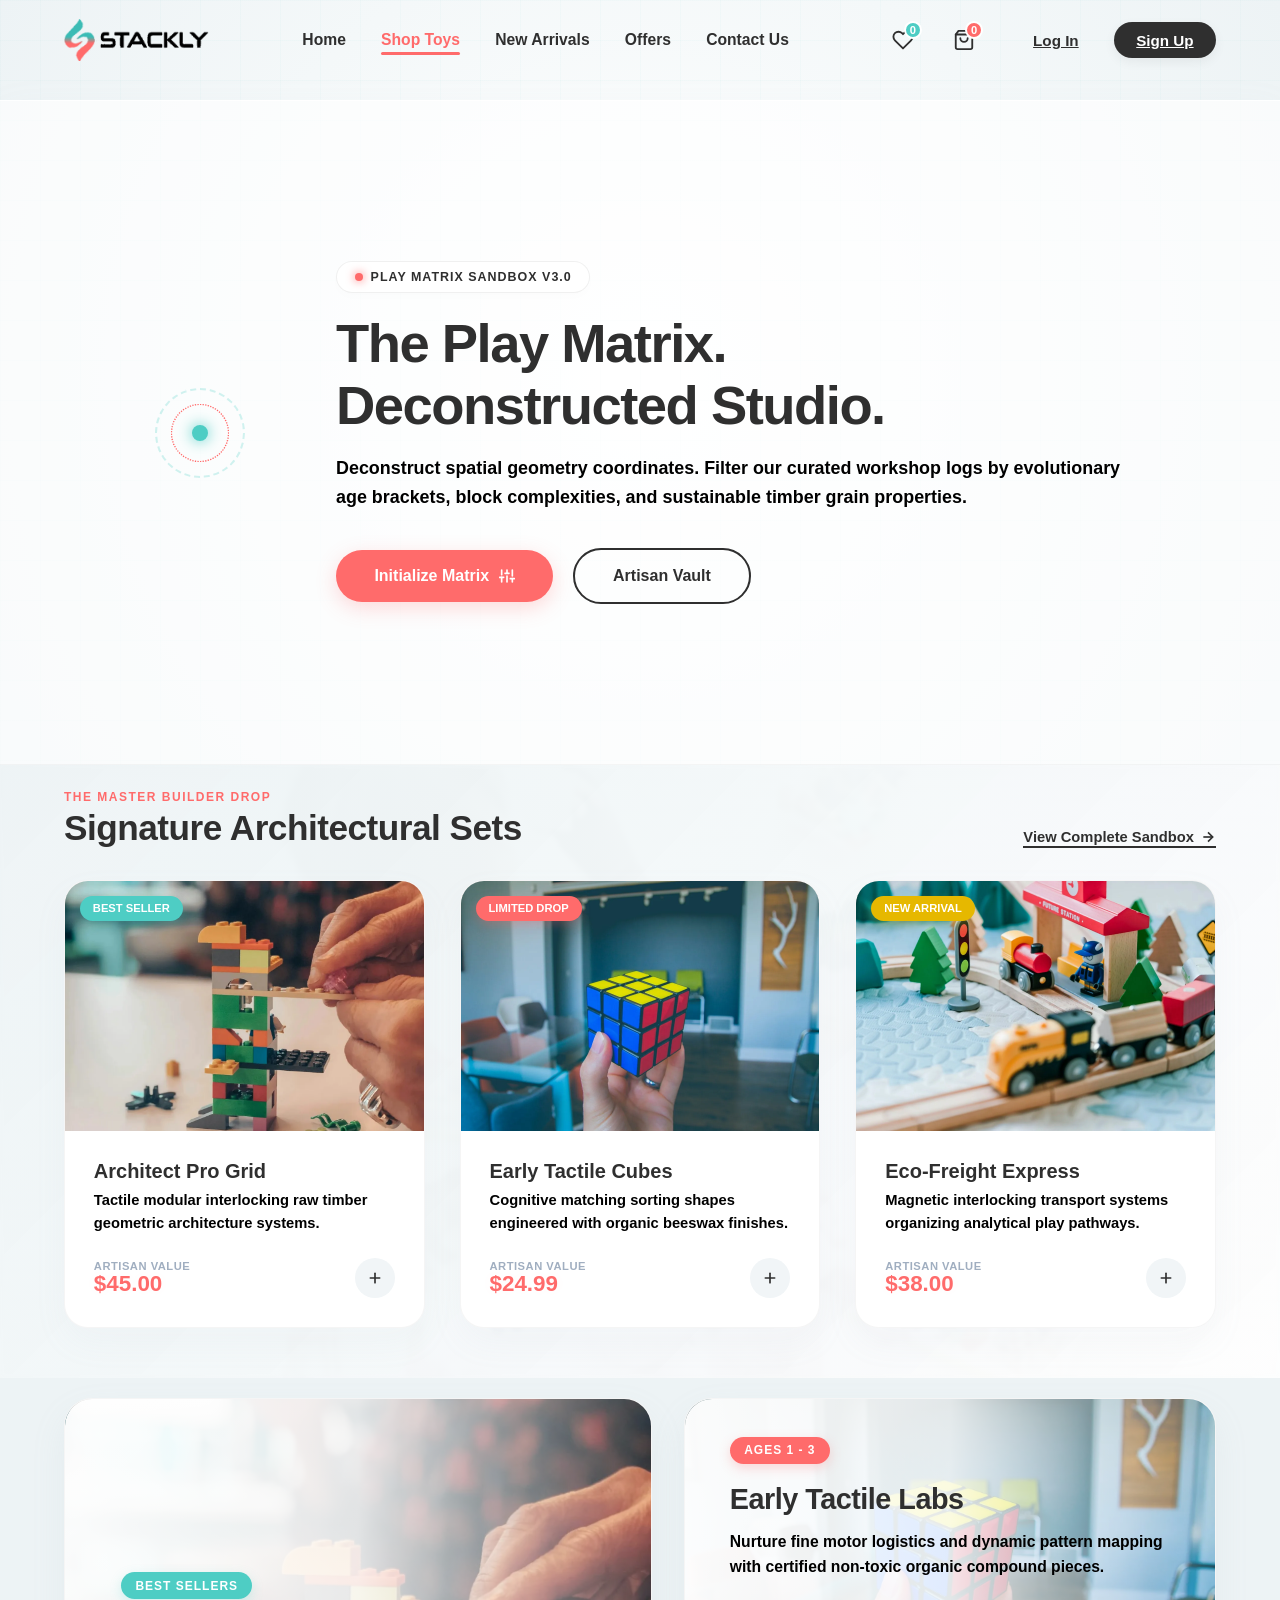
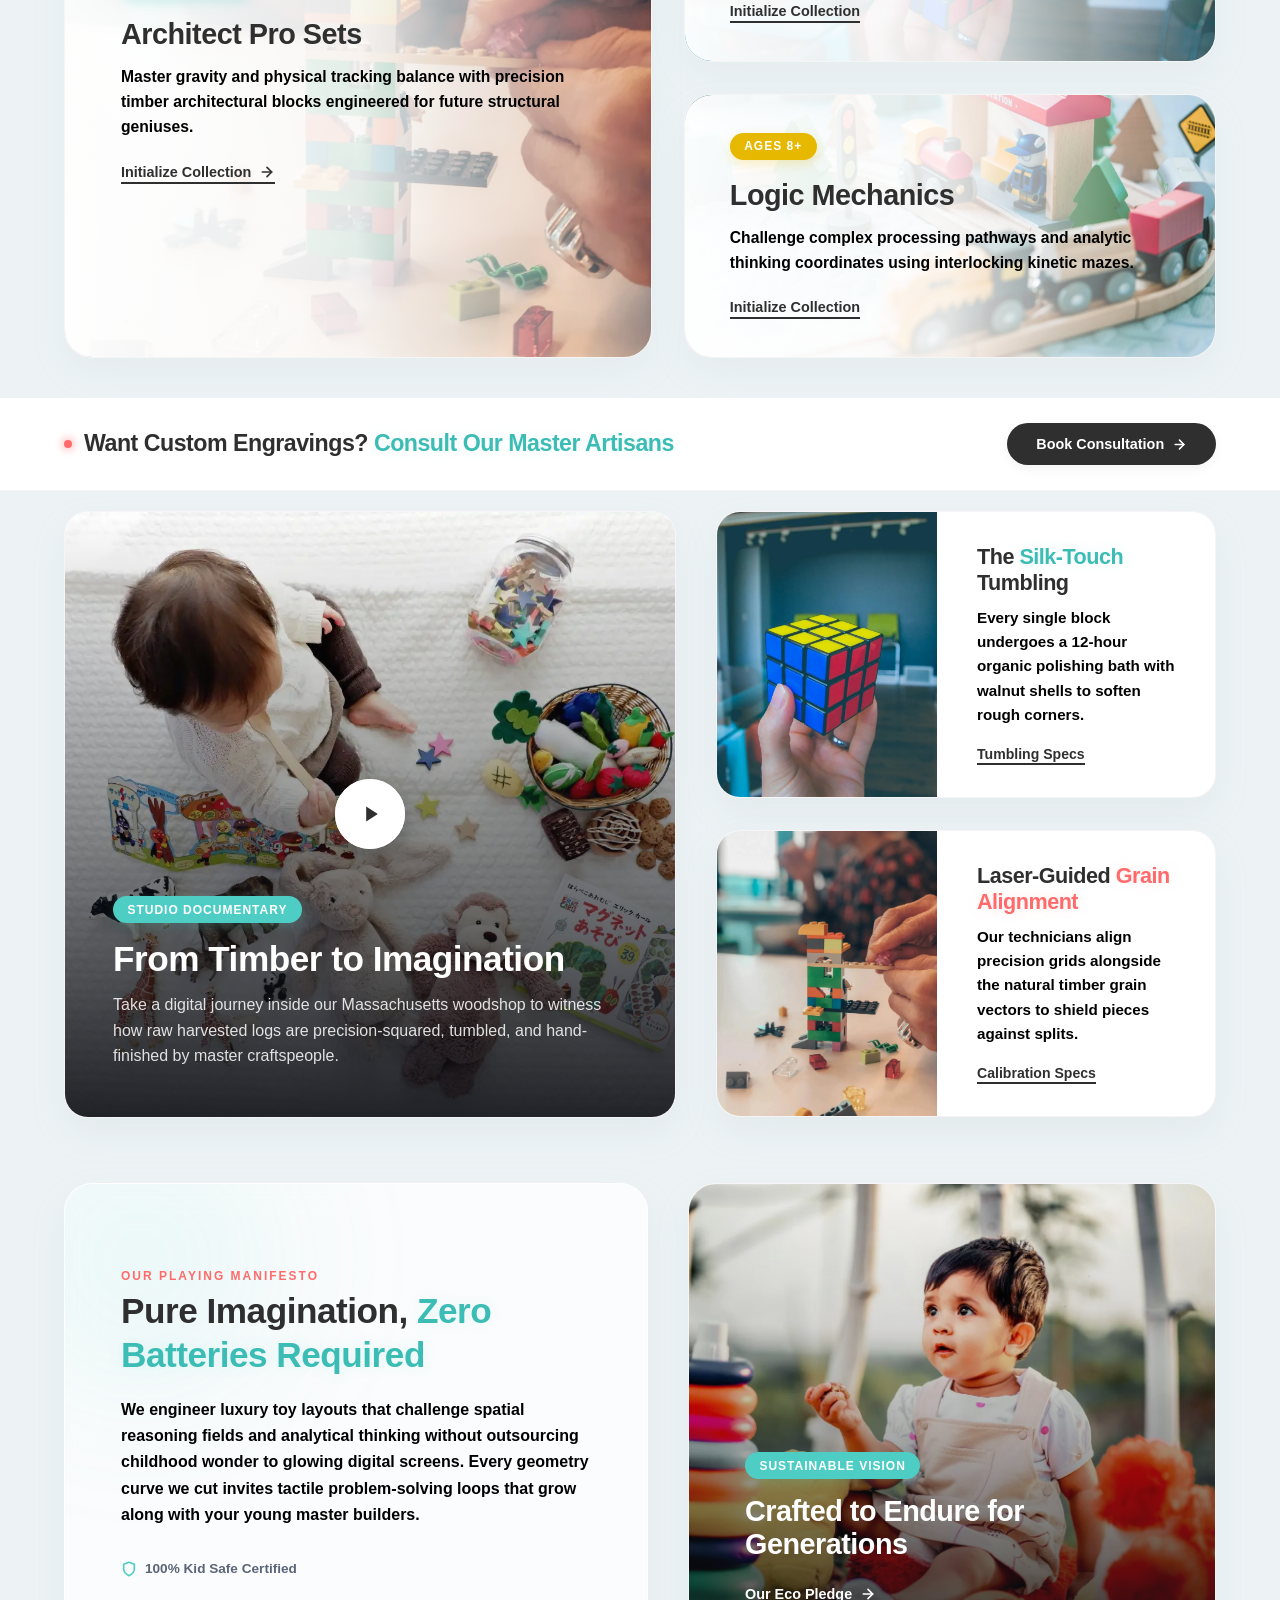
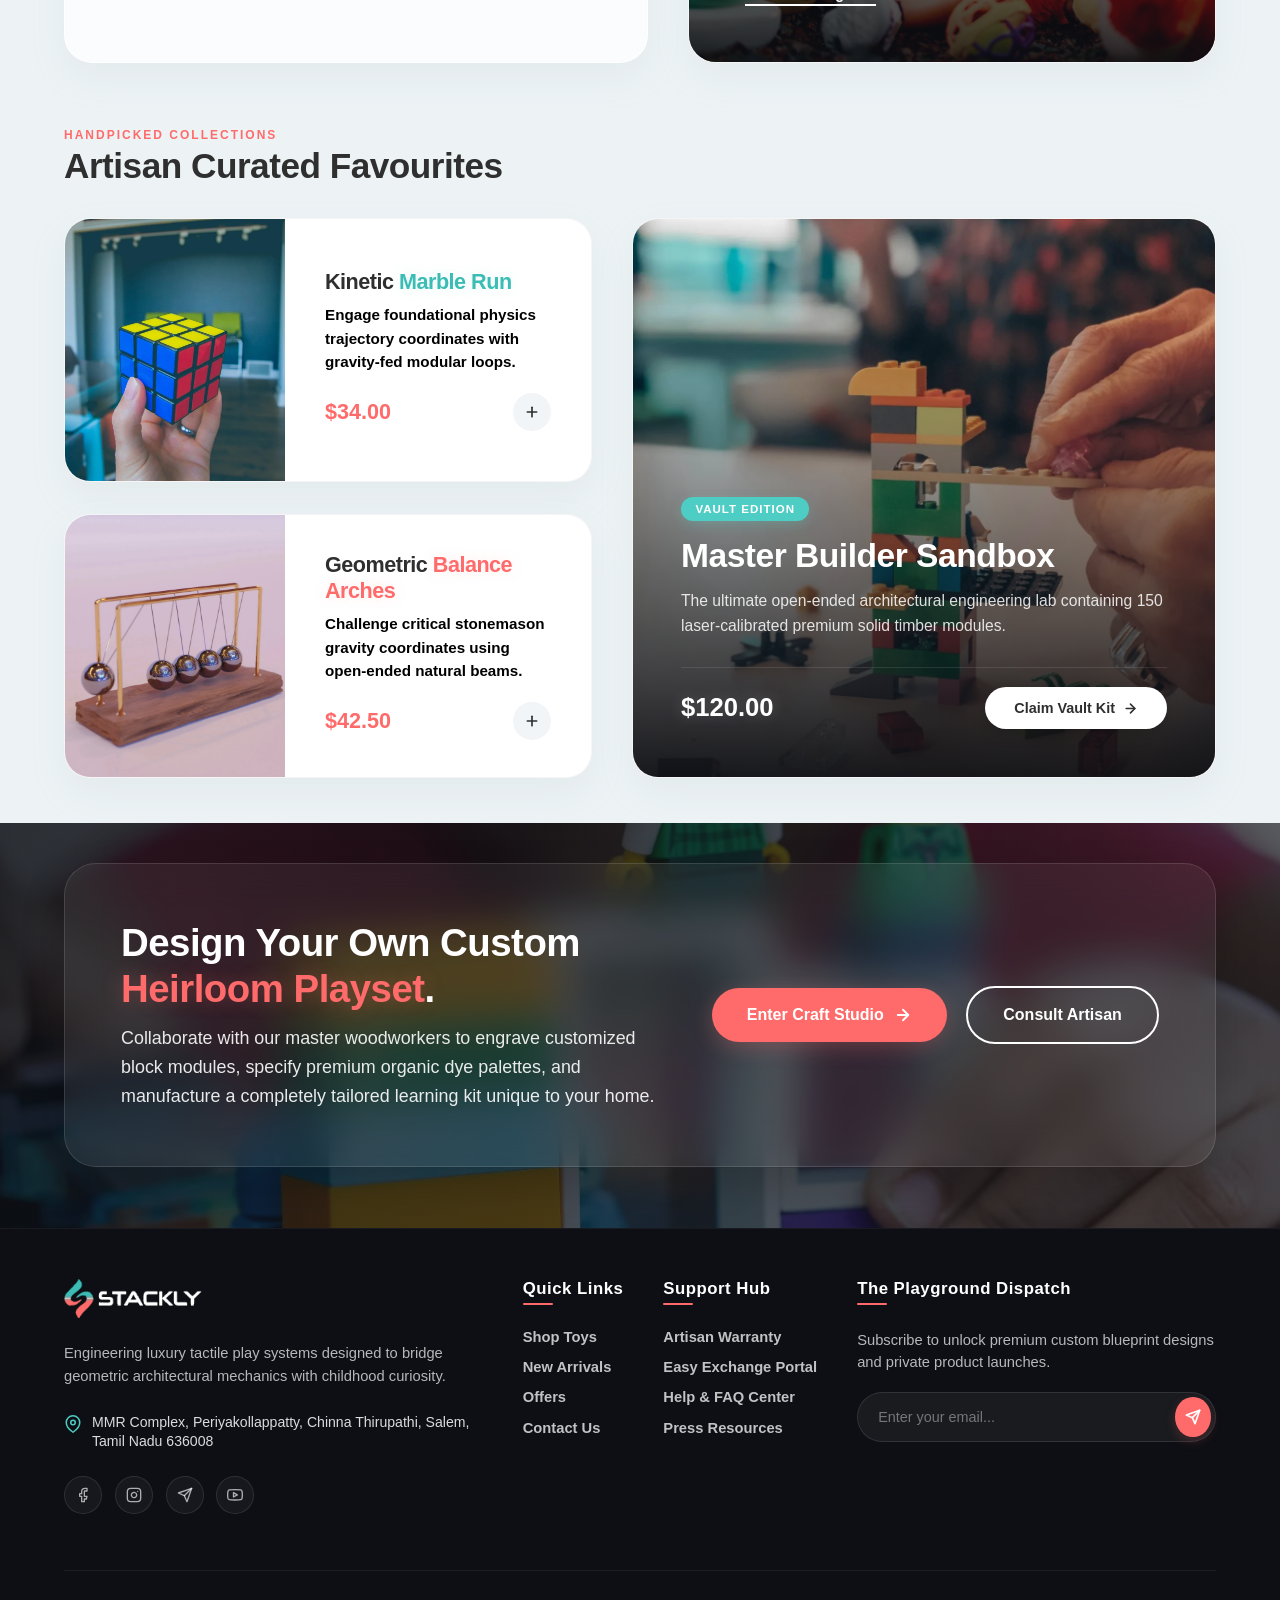
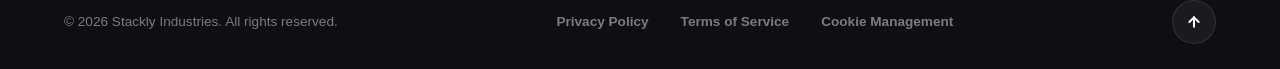
<file: shop.html>
<!DOCTYPE html>
<html lang="en">
<head>
    <meta charset="UTF-8">
    <meta name="viewport" content="width=device-width, initial-scale=1.0">
    <title>Stackly - Online Toy Store</title>
    <link rel="stylesheet" href="style.css">
</head>
<body>

    <!-- Modern Vector Preloader Screen -->
    <div id="preloader">
        <div class="preloader-content">
            <!-- Vector Blocks Icon Loader -->
            <svg class="vector-loader-icon" xmlns="http://w3.org" viewBox="0 0 24 24" width="80" height="80" fill="none" stroke="currentColor" stroke-width="2" stroke-linecap="round" stroke-linejoin="round">
                <path d="M21 16V8a2 2 0 0 0-1-1.73l-7-4a2 2 0 0 0-2 0l-7 4A2 2 0 0 0 3 8v8a2 2 0 0 0 1 1.73l7 4a2 2 0 0 0 2 0l7-4A2 2 0 0 0 21 16z"></path>
                <polyline points="3.27 6.96 12 12.01 20.73 6.96"></polyline>
                <line x1="12" y1="22.08" x2="12" y2="12"></line>
            </svg>
            <h2 class="preloader-text">Stackly Joy...</h2>
            <div class="progress-bar">
                <div class="progress-fill"></div>
            </div>
        </div>
    </div>


    <script>
        window.addEventListener('DOMContentLoaded', () => {
    const preloader = document.getElementById('preloader');
    const appContent = document.getElementById('app-content');

    // Automatically transition under the 3 second threshold
    setTimeout(() => {
        preloader.style.opacity = '0';
        preloader.style.visibility = 'hidden';
        appContent.classList.add('show-content');
    }, 2500); 
});

    </script>


<!-- Transparent, Floating Sticky Header Component -->
<!-- Transparent, Floating Sticky Header Component -->
<header class="floating-header">
    <div class="header-container">
        
        <!-- Brand Image Logo (Refreshes Page on Click) -->
        <a href="#" class="logo-wrapper" onclick="handleBrandRefresh(event)">
            <img src="./Assests/toy -logo.webp" alt="Stackly Logo" class="brand-logo">
        </a>

        <!-- Central Navigation Hub (Manages Mobile Sliding Drawer Layout) -->
        <nav class="nav-menu" id="navMenu">
    <div class="nav-links-wrapper">
        <a href="index.html" class="nav-link">Home</a>
        <!-- Injected the 'active' class on the Shop Toys link -->
        <a href="shop.html" class="nav-link active">Shop Toys</a>
        <a href="newarrivals.html" class="nav-link">New Arrivals</a>
        <a href="offers.html" class="nav-link">Offers</a>
        <a href="contact.html" class="nav-link">Contact Us</a>
    </div>

            <!-- Mobile Responsive View Dedicated Auth Actions Menu Footer -->
          <div class="mobile-drawer-auth">
    <!-- FIXED 1: Upgraded from button to anchor tag with strict login.html system navigation -->
    <a href="login.html" class="auth-btn mobile-nav-login" style="text-decoration: none; display: inline-flex; align-items: center; justify-content: center;">
        <span>Log In</span>
    </a>
    
    <!-- FIXED 2: Upgraded from button to anchor tag with strict signup.html system navigation -->
    <a href="signup.html" class="auth-btn mobile-nav-signup" style="text-decoration: none; display: inline-flex; align-items: center; justify-content: center;">
        <span>Sign Up</span>
    </a>
</div>

        </nav>

        <!-- Right Action Utilities Terminal -->
       <div class="header-actions">
    <!-- Wishlist Button Counter Component (Navigates to 404.html) -->
    <a href="404.html" class="action-btn" title="Wishlist">
        <svg xmlns="http://w3.org" viewBox="0 0 24 24" width="22" height="22" fill="none" stroke="currentColor" stroke-width="2" stroke-linecap="round" stroke-linejoin="round">
            <path d="M20.84 4.61a5.5 5.5 0 0 0-7.78 0L12 5.67l-1.06-1.06a5.5 5.5 0 0 0-7.78 7.78l1.06 1.06L12 21.23l7.78-7.78 1.06-1.06a5.5 5.5 0 0 0 0-7.78z"></path>
        </svg>
        <span class="badge">0</span>
    </a>

    <!-- Shopping Cart Button Counter Component (Navigates to 404.html) -->
    <a href="404.html" class="action-btn" title="Cart">
        <svg xmlns="http://w3.org" viewBox="0 0 24 24" width="22" height="22" fill="none" stroke="currentColor" stroke-width="2" stroke-linecap="round" stroke-linejoin="round">
            <path d="M6 2L3 6v14a2 2 0 0 0 2 2h14a2 2 0 0 0 2-2V6l-3-4z"></path>
            <line x1="3" y1="6" x2="21" y2="6"></line>
            <path d="M16 10a4 4 0 0 1-8 0"></path>
        </svg>
        <span class="badge badge-primary">0</span>
    </a>

    <!-- Desktop Monitor Wide Exclusive Authentication Buttons Group -->
    <div class="auth-buttons-group desktop-auth">
        <!-- Links directly to login.html -->
        <a href="login.html" class="auth-btn login-btn">Log In</a>
        <!-- Links directly to signup.html -->
        <a href="signup.html" class="auth-btn signup-btn">Sign Up</a>
    </div>
</div>


            <!-- Responsive Hamburger Trigger Menu -->
            <button class="hamburger-toggle" id="hamburgerBtn" onclick="toggleMobileHeaderDrawer()">
                <span></span>
                <span></span>
                <span></span>
            </button>
        </div>

    </div>
</header>


<script>
    // Monitor vertical scroll window offset value to apply frosted filter effects
window.addEventListener('scroll', () => {
    const headerNode = document.querySelector('.floating-header');
    
    if (window.scrollY > 30) {
        headerNode.classList.add('scrolled');
    } else {
        headerNode.classList.remove('scrolled');
    }
});

// Toggle mobile drawer panel visibility and freeze document background scroll states
// Toggle mobile responsive navigation drawer display visibility status 
function toggleMobileHeaderDrawer() {
    const hamburgerBtn = document.getElementById('hamburgerBtn');
    const navMenu = document.getElementById('navMenu');
    
    hamburgerBtn.classList.toggle('active');
    navMenu.classList.toggle('mobile-active');
    
    // Evaluate display class state to freeze body window touch scrolling paths
    if (navMenu.classList.contains('mobile-active')) {
        document.body.classList.add('drawer-open-lock');
    } else {
        document.body.classList.remove('drawer-open-lock');
    }
}

// Global Interception handler for unlinked template targets
function handleNavigation404(event, interfaceSegmentName) {
    event.preventDefault(); 
    
    // Automatically close open menu drawers and unlock background scroll hooks
    document.getElementById('hamburgerBtn').classList.remove('active');
    document.getElementById('navMenu').classList.remove('mobile-active');
    document.body.classList.remove('drawer-open-lock');
    
    alert(`🔍 Stackly Route Monitor:\n\n"${interfaceSegmentName}" has been routed into a 404 navigation point safely!`);
}

// Native page reload reset function mapped onto the brand logo anchor
function handleBrandRefresh(event) {
    event.preventDefault();
    window.location.reload();
}


</script>

<!-- Immersive Full-Width Artisan Sandbox Console Hero -->
<section class="sandbox-console-hero full-width-hero">
    <!-- Blueprint Radial Grid Line Overlay -->
    <div class="console-grid-overlay"></div>

    <!-- Full-Width Floating Glass Control Deck Box -->
    <div class="console-glass-deck full-width-deck animate-scale-in">
        
        <!-- Left Vector Indicator Pillar -->
        <div class="console-artwork-pillar">
            <div class="vector-radar-ring">
                <div class="radar-center-core"></div>
                <div class="radar-pulse-wave-1"></div>
                <div class="radar-pulse-wave-2"></div>
            </div>
        </div>

        <!-- Right Content Terminal Hub -->
        <div class="console-content-pillar">
            <div class="console-micro-badge">
                <span class="laser-indicator"></span>
                <span>Play Matrix Sandbox v3.0</span>
            </div>

            <!-- Structured 2-Line Headline Statement -->
            <h1 class="console-headline">
                The Play Matrix.<br>
                Deconstructed Studio.
            </h1>

            <!-- Crisp Pure Black Visibility Description Paragraph -->
            <p class="console-paragraph-black">
                Deconstruct spatial geometry coordinates. Filter our curated workshop logs by evolutionary age brackets, block complexities, and sustainable timber grain properties.
            </p>

            <!-- Dedicated Pair of Action Recovery Buttons -->
            <div class="console-actions-hub">
    <!-- FIXED: Upgraded from button to anchor tag with strict 404.html navigation mapping -->
    <a href="404.html" class="console-btn btn-prime-glow" style="text-decoration: none;">
        <span>Initialize Matrix</span>
        <!-- FIXED: Corrected the broken xmlns attribute to the official web standard URI spec link -->
        <svg xmlns="http://w3.org" width="16" height="16" viewBox="0 0 24 24" fill="none" stroke="currentColor" stroke-width="2.5" stroke-linecap="round" stroke-linejoin="round"><line x1="4" y1="21" x2="4" y2="14"></line><line x1="4" y1="10" x2="4" y2="3"></line><line x1="12" y1="21" x2="12" y2="12"></line><line x1="12" y1="8" x2="12" y2="3"></line><line x1="20" y1="21" x2="20" y2="16"></line><line x1="20" y1="12" x2="20" y2="3"></line><line x1="1" y1="14" x2="7" y2="14"></line><line x1="9" y1="8" x2="15" y2="8"></line><line x1="17" y1="16" x2="23" y2="16"></line></svg>
    </a>
    
    <a href="404.html" class="console-btn btn-sec-outline">
        <span>Artisan Vault</span>
    </a>
</div>

        </div>

    </div>
</section>

<style>
    /* --- High-Contrast Full-Width Artisan Console --- */
.sandbox-console-hero.full-width-hero {
    position: relative;
    width: 100vw;
    min-height: 85vh; /* Reduced height compresses gaps to the next section */
    background: radial-gradient(circle at 50% 50%, #ffffff 0%, #f4f8f9 60%, #edf3f5 100%);
    display: flex;
    align-items: center;
    justify-content: center;
    padding: 100px 0 0 0; /* Removed side paddings to align flush with the screen edges */
    overflow: hidden;
}

.console-grid-overlay {
    position: absolute;
    top: 0;
    left: 0;
    width: 100%;
    height: 100%;
    background-size: 40px 40px;
    background-image: linear-gradient(to right, rgba(78, 205, 196, 0.03) 1px, transparent 1px),
                      linear-gradient(to bottom, rgba(78, 205, 196, 0.03) 1px, transparent 1px);
    z-index: 1;
    pointer-events: none;
}

/* Full-Width Glass Card — Spans 100% edge-to-edge safely */
.console-glass-deck.full-width-deck {
    width: 100%;
    height: 100%;
    min-height: calc(85vh - 100px);
    background: rgba(255, 255, 255, 0.65);
    border-top: 1px solid rgba(255, 255, 255, 0.8);
    border-bottom: 1px solid rgba(0, 0, 0, 0.03);
    border-left: none;
    border-right: none;
    border-radius: 0px; /* Removes rounded corners to create a clean full-bleed panel bar look */
    padding: 3.5rem 10%; /* Inward side margins align content with header boundaries */
    box-shadow: 0 15px 40px rgba(160, 175, 185, 0.08);
    
    display: grid;
    grid-template-columns: 0.3fr 1.7fr; /* Squeezes icon spacing close to text block fields */
    gap: 4rem;
    align-items: center;
    z-index: 5;
    transition: background-color 0.4s ease, box-shadow 0.4s ease;
}

/* --- Left Column Elements --- */
.console-artwork-pillar {
    display: flex;
    align-items: center;
    justify-content: center;
    width: 100%;
}

.vector-radar-ring {
    position: relative;
    width: 90px;
    height: 90px;
    display: flex;
    align-items: center;
    justify-content: center;
}

.radar-center-core {
    width: 16px;
    height: 16px;
    background-color: var(--secondary-teal);
    border-radius: 50%;
    box-shadow: 0 0 15px var(--secondary-teal);
    z-index: 3;
}

.radar-pulse-wave-1, .radar-pulse-wave-2 {
    position: absolute;
    width: 100%;
    height: 100%;
    border: 2px dashed rgba(78, 205, 196, 0.25);
    border-radius: 50%;
    z-index: 1;
}
.radar-pulse-wave-1 { animation: spinRadarTrack 14s linear infinite; }
.radar-pulse-wave-2 { transform: scale(0.65); border-style: dotted; border-color: var(--primary-coral); animation: spinRadarTrack 9s linear infinite reverse; }

/* --- Right Column Elements --- */
.console-content-pillar {
    display: flex;
    flex-direction: column;
    align-items: flex-start;
    text-align: left;
}

.console-micro-badge {
    display: inline-flex;
    align-items: center;
    gap: 8px;
    background: #ffffff;
    border: 1px solid rgba(0, 0, 0, 0.06);
    padding: 0.5rem 1.1rem;
    border-radius: 50px;
    color: var(--dark-charcoal);
    font-size: 0.78rem;
    font-weight: 700;
    text-transform: uppercase;
    letter-spacing: 1px;
    margin-bottom: 1.2rem;
    box-shadow: 0 4px 10px rgba(0,0,0,0.01);
}

.laser-indicator {
    width: 8px;
    height: 8px;
    background-color: var(--primary-coral);
    border-radius: 50%;
    box-shadow: 0 0 10px var(--primary-coral);
    animation: beaconLaserPulse 1.6s infinite ease-in-out;
}

.console-headline {
    color: var(--dark-charcoal);
    font-size: clamp(2.2rem, 5vw, 3.4rem);
    line-height: 1.15;
    font-weight: 900;
    letter-spacing: -1.5px;
    margin-bottom: 1rem;
}

.console-paragraph-black {
    color: #000000;
    font-size: clamp(0.98rem, 2vw, 1.12rem);
    line-height: 1.65;
    font-weight: 600;
    max-width: 850px; /* Expands paragraph reading bounds nicely */
    margin-bottom: 2.2rem;
    cursor: default;
    transition: color 0.3s ease;
}

.console-actions-hub {
    display: flex;
    align-items: center;
    gap: 1.2rem;
    flex-wrap: wrap;
    width: 100%;
}

.console-btn {
    text-decoration: none;
    border: none;
    padding: 1.05rem 2.4rem;
    font-size: 1rem;
    font-weight: 700;
    border-radius: 50px;
    cursor: pointer;
    display: inline-flex;
    align-items: center;
    gap: 10px;
    transition: all 0.4s cubic-bezier(0.25, 1, 0.5, 1);
}

.btn-prime-glow {
    background-color: var(--primary-coral);
    color: #ffffff;
    box-shadow: 0 6px 20px rgba(255, 107, 107, 0.25);
}
.btn-prime-glow:hover { background-color: #ff5252; transform: translateY(-3px); box-shadow: 0 12px 28px rgba(255, 107, 107, 0.45); }
.btn-prime-glow svg { transition: transform 0.3s ease; }
.btn-prime-glow:hover svg { transform: rotate(90deg); }

.btn-sec-outline {
    background-color: transparent;
    border: 2px solid var(--dark-charcoal);
    color: var(--dark-charcoal);
}
.btn-sec-outline:hover { background-color: var(--dark-charcoal); color: #ffffff; transform: translateY(-3px); box-shadow: 0 10px 25px rgba(0, 0, 0, 0.08); }

/* --- Hover Highlight Aura Controls --- */
.console-glass-deck.full-width-deck:hover {
    background: rgba(255, 255, 255, 0.78);
    box-shadow: 0 20px 50px rgba(13, 15, 20, 0.05);
}

.console-glass-deck.full-width-deck:hover .console-paragraph-black {
    color: var(--primary-coral);
}

/* --- Animation Systems Keyframe Mechanics --- */
@keyframes beaconLaserPulse { 0%, 100% { transform: scale(1); opacity: 1; } 50% { transform: scale(1.3); opacity: 0.4; } }
@keyframes spinRadarTrack { 100% { transform: rotate(360deg); } }

.animate-scale-in {
    opacity: 0;
    transform: translateY(10px);
    animation: fullWidthConsoleSlideIn 0.6s cubic-bezier(0.25, 1, 0.5, 1) forwards;
}
@keyframes fullWidthConsoleSlideIn { 100% { opacity: 1; transform: translateY(0); } }

/* --- Responsive Media Viewports Overhaul --- */
@media (max-width: 992px) {
    .console-glass-deck.full-width-deck {
        grid-template-columns: 1fr;
        padding: 3.5rem 5%;
        gap: 2rem;
    }
    .console-content-pillar { align-items: center; text-align: center; }
    .console-actions-hub { justify-content: center; }
}

@media (max-width: 550px) {
    .sandbox-console-hero.full-width-hero { padding-top: 100px; }
    .console-glass-deck.full-width-deck { padding: 2.5rem 1.2rem; }
    .console-actions-hub { flex-direction: column; gap: 1rem; }
    .console-btn { width: 100%; justify-content: center; }
    .console-artwork-pillar { display: none !important; }
}

</style>

<!-- Space-Efficient 3-Product Catalog Section -->
<section class="catalog-showcase-section">
    <!-- Immersive Backdrop Fabric Grid Image Cover -->
    <img src="./Assests/early development.webp" alt="Playground Blueprint Backdrop" class="catalog-section-bg">
    <div class="catalog-section-overlay"></div>

    <div class="catalog-max-container">
        
        <!-- Section Headers Header -->
        <div class="catalog-section-header">
            <div class="catalog-title-group">
                <span class="catalog-pretitle">The Master Builder Drop</span>
                <h2 class="catalog-headline">Signature Architectural Sets</h2>
            </div>
            <a href="404.html" class="catalog-view-all-link">
                <span>View Complete Sandbox</span>
                <svg xmlns="http://w3.org" width="16" height="16" viewBox="0 0 24 24" fill="none" stroke="currentColor" stroke-width="2.5"><line x1="5" y1="12" x2="19" y2="12"></line><polyline points="12 5 19 12 12 19"></polyline></svg>
            </a>
        </div>

        <!-- Strict 3-Card Proportional Grid Array Mapping -->
        <div class="catalog-products-grid">
            
            <!-- [CARD 1] -->
            <div class="catalog-product-card">
                <div class="product-media-hull">
                    <img src="./Assests/architecter.webp" alt="Architect Pro Grid" class="product-grid-img">
                    <div class="product-glass-glow-aura"></div>
                    <span class="product-badge-flag status-cyan">Best Seller</span>
                </div>
                <div class="product-details-hull">
                    <h3 class="product-name">Architect Pro Grid</h3>
                    <p class="product-short-desc">Tactile modular interlocking raw timber geometric architecture systems.</p>
                    <div class="product-purchase-footer-row">
                        <div class="price-container-column">
                            <span class="price-label">Artisan Value</span>
                            <span class="price-digits">$45.00</span>
                        </div>
                        <a href="404.html" class="basket-action-circle" title="Add to Cart"><svg xmlns="http://w3.org" viewBox="0 0 24 24" fill="none" stroke="currentColor" stroke-width="2.5" stroke-linecap="round" stroke-linejoin="round"><line x1="12" y1="5" x2="12" y2="19"></line><line x1="5" y1="12" x2="19" y2="12"></line></svg></a>
                    </div>
                </div>
            </div>

            <!-- [CARD 2] -->
            <div class="catalog-product-card">
                <div class="product-media-hull">
                    <img src="./Assests/Cube.webp" alt="Early Tactile Cubes" class="product-grid-img">
                    <div class="product-glass-glow-aura"></div>
                    <span class="product-badge-flag status-coral">Limited Drop</span>
                </div>
                <div class="product-details-hull">
                    <h3 class="product-name">Early Tactile Cubes</h3>
                    <p class="product-short-desc">Cognitive matching sorting shapes engineered with organic beeswax finishes.</p>
                    <div class="product-purchase-footer-row">
                        <div class="price-container-column">
                            <span class="price-label">Artisan Value</span>
                            <span class="price-digits">$24.99</span>
                        </div>
                        <a href="404.html" class="basket-action-circle" title="Add to Cart"><svg xmlns="http://w3.org" viewBox="0 0 24 24" fill="none" stroke="currentColor" stroke-width="2.5" stroke-linecap="round" stroke-linejoin="round"><line x1="12" y1="5" x2="12" y2="19"></line><line x1="5" y1="12" x2="19" y2="12"></line></svg></a>
                    </div>
                </div>
            </div>

            <!-- [CARD 3] -->
            <div class="catalog-product-card">
                <div class="product-media-hull">
                    <img src="./Assests/train.webp" alt="Eco-Freight Express" class="product-grid-img">
                    <div class="product-glass-glow-aura"></div>
                    <span class="product-badge-flag status-amber">New Arrival</span>
                </div>
                <div class="product-details-hull">
                    <h3 class="product-name">Eco-Freight Express</h3>
                    <p class="product-short-desc">Magnetic interlocking transport systems organizing analytical play pathways.</p>
                    <div class="product-purchase-footer-row">
                        <div class="price-container-column">
                            <span class="price-label">Artisan Value</span>
                            <span class="price-digits">$38.00</span>
                        </div>
                        <a href="404.html" class="basket-action-circle" title="Add to Cart"><svg xmlns="http://w3.org" viewBox="0 0 24 24" fill="none" stroke="currentColor" stroke-width="2.5" stroke-linecap="round" stroke-linejoin="round"><line x1="12" y1="5" x2="12" y2="19"></line><line x1="5" y1="12" x2="19" y2="12"></line></svg></a>
                    </div>
                </div>
            </div>

        </div> 
    </div> 
</section>

<style>
    /* --- High-Contrast 3-Product Catalog Showcase --- */
.catalog-showcase-section {
    position: relative;
    width: 100%;
    padding: 25px 5% 50px 5%; /* Minimized padding pins the block beneath your hero console */
    background-color: #edf3f5;
    overflow: hidden !important; /* FIXED: Enforces absolute screen boundaries to kill bottom scrollbars */
}

/* Section Background Watermark Image Base Layer */
.catalog-section-bg {
    position: absolute;
    top: 0;
    left: 0;
    width: 100%;
    height: 100%;
    object-fit: cover;
    object-position: center;
    z-index: 1;
    opacity: 0.18;
    filter: blur(2px) grayscale(30%);
    pointer-events: none;
}

/* Off-white masking screen protects text readability lines */
.catalog-section-overlay {
    position: absolute;
    top: 0;
    left: 0;
    width: 100%;
    height: 100%;
    background: linear-gradient(135deg, rgba(237, 243, 245, 0.95) 0%, rgba(255, 255, 255, 0.88) 100%);
    z-index: 2;
}

.catalog-max-container {
    width: 100%;
    max-width: 1400px;
    margin: 0 auto;
    position: relative;
    z-index: 5;
}

.catalog-section-header {
    width: 100%;
    display: flex;
    justify-content: space-between;
    align-items: flex-end;
    margin-bottom: 2rem;
}

.catalog-title-group { display: flex; flex-direction: column; }
.catalog-pretitle { font-size: 0.75rem; font-weight: 800; text-transform: uppercase; letter-spacing: 1.5px; color: var(--primary-coral); margin-bottom: 4px; }
.catalog-headline { color: var(--dark-charcoal); font-size: clamp(1.6rem, 4vw, 2.2rem); font-weight: 900; letter-spacing: -0.5px; }

a.catalog-view-all-link {
    text-decoration: none;
    color: var(--dark-charcoal);
    font-size: 0.92rem;
    font-weight: 700;
    display: inline-flex;
    align-items: center;
    gap: 6px;
    position: relative;
    padding-bottom: 3px;
    transition: color 0.3s ease;
}
a.catalog-view-all-link::after { content: ''; position: absolute; bottom: 0; left: 0; width: 100%; height: 2px; background-color: var(--dark-charcoal); transform: scaleX(1); transform-origin: left; transition: transform 0.3s ease, background-color 0.3s; }
a.catalog-view-all-link:hover { color: var(--primary-coral); }
a.catalog-view-all-link:hover::after { background-color: var(--primary-coral); transform: scaleX(1.05); }

/* Static 3-Card Single Row Grid Canvas Layout */
.catalog-products-grid {
    display: grid;
    grid-template-columns: repeat(3, 1fr); /* Fits exactly 3 items side-by-side perfectly */
    gap: 2.2rem;
    width: 100%;
}

/* Individual High-Visibility Product Unit Frameworks */
.catalog-product-card {
    background-color: #ffffff;
    border-radius: 24px;
    border: 1px solid rgba(0, 0, 0, 0.04);
    box-shadow: 0 15px 35px rgba(160, 175, 185, 0.06);
    overflow: hidden;
    display: flex;
    flex-direction: column;
    transition: transform 0.4s cubic-bezier(0.25, 1, 0.5, 1), box-shadow 0.4s ease;
}

.product-media-hull {
    position: relative;
    width: 100%;
    height: 250px;
    overflow: hidden;
    background-color: #f7fafc;
}

.product-grid-img {
    width: 100%;
    height: 100%;
    object-fit: cover;
    display: block;
    transition: transform 0.6s cubic-bezier(0.25, 1, 0.5, 1);
}

.product-glass-glow-aura {
    position: absolute;
    top: 0;
    left: 0;
    width: 100%;
    height: 100%;
    background: radial-gradient(circle at 50% 50%, rgba(255, 255, 255, 0.3) 0%, transparent 60%);
    opacity: 0;
    transition: opacity 0.4s ease;
    pointer-events: none;
    z-index: 2;
}

.product-badge-flag {
    position: absolute;
    top: 15px;
    left: 15px;
    padding: 0.4rem 0.8rem;
    border-radius: 30px;
    font-size: 0.7rem;
    font-weight: 800;
    text-transform: uppercase;
    color: #ffffff;
    z-index: 3;
}
.status-cyan { background-color: var(--secondary-teal); box-shadow: 0 4px 10px rgba(78, 205, 196, 0.25); }
.status-coral { background-color: var(--primary-coral); box-shadow: 0 4px 10px rgba(255, 107, 107, 0.25); }
.status-amber { background-color: #e6b800; box-shadow: 0 4px 10px rgba(230, 184, 0, 0.25); }

.product-details-hull {
    padding: 1.8rem;
    display: flex;
    flex-direction: column;
    flex-grow: 1;
    transition: background-color 0.3s ease;
}

.product-name {
    color: var(--dark-charcoal);
    font-size: 1.25rem;
    font-weight: 800;
    margin-bottom: 6px;
    transition: color 0.3s ease;
}

.product-short-desc {
    color: #000000; /* Pure black high-contrast visible text */
    font-size: 0.92rem;
    line-height: 1.55;
    font-weight: 600; /* Protected thickness preserves anti-aliasing sharpness */
    margin-bottom: 1.5rem;
    cursor: default;
}

.product-purchase-footer-row {
    display: flex;
    justify-content: space-between;
    align-items: center;
    margin-top: auto;
}

.price-container-column { display: flex; flex-direction: column; text-align: left; }
.price-label { font-size: 0.7rem; font-weight: 700; color: #a0aec0; text-transform: uppercase; letter-spacing: 0.5px; }

.price-digits {
    font-size: 1.4rem;
    font-weight: 900;
    color: var(--primary-coral);
    line-height: 1.1;
    text-shadow: 0 0 15px rgba(255, 107, 107, 0.04);
}

a.basket-action-circle {
    text-decoration: none;
    width: 40px;
    height: 40px;
    border-radius: 50%;
    background-color: #f1f5f7;
    color: var(--dark-charcoal);
    display: flex;
    align-items: center;
    justify-content: center;
    transition: all 0.3s cubic-bezier(0.25, 1, 0.5, 1);
}
a.basket-action-circle svg { width: 16px; height: 16px; }

/* --- Hardware Accelerated Hover Animations --- */
.catalog-product-card:hover {
    transform: translateY(-6px);
    box-shadow: 0 22px 45px rgba(13, 15, 20, 0.12);
}

.catalog-product-card:hover .product-grid-img { transform: scale(1.05); }
.catalog-product-card:hover .product-glass-glow-aura { opacity: 1; }
.catalog-product-card:hover .product-details-hull { background-color: #fffdf9; }
.catalog-product-card:hover .product-name { color: var(--primary-coral); }

.catalog-product-card:hover a.basket-action-circle {
    background-color: var(--secondary-teal);
    color: #ffffff;
    transform: scale(1.06) rotate(90deg);
    box-shadow: 0 4px 15px rgba(78, 205, 196, 0.4);
}

/* --- Responsive Media Viewports Overhaul --- */
@media (max-width: 992px) {
    /* Collapses to a 2-column layout on medium tablet monitors */
    .catalog-products-grid { 
        grid-template-columns: repeat(2, 1fr); 
        gap: 1.5rem; 
    }
}

@media (max-width: 650px) {
    .catalog-section-header { flex-direction: column; align-items: center; gap: 1rem; text-align: center; }
    /* Snaps completely to a clean single column list stack on smaller phones */
    .catalog-products-grid { 
        grid-template-columns: 1fr; 
        max-width: 380px; 
        margin: 0 auto; 
        gap: 1.5rem; 
    }
    .product-media-hull { height: 210px; }
    .product-details-hull { padding: 1.2rem; }
}
/* --- High-Contrast Universal Screen Boundaries Overhaul --- */

html, body {
    width: 100% !important;
    max-width: 100% !important;
    overflow-x: hidden !important; /* FIXED: Forces absolute viewport boundaries to kill horizontal scrollbars */
    margin: 0 !important;
    padding: 0 !important;
    box-sizing: border-box;
}

*, *::before, *::after {
    box-sizing: inherit;
}

/* Fixes any potential overflow leakage coming from your header or layout containers */
header, section, footer, div {
    max-width: 100% !important;
}

</style>

<!-- Space-Efficient Creative Category Showcase Grid Section -->
<section class="shop-category-grid-section">
    <div class="shop-grid-max-container">
        
        <!-- Feature Block 1: Immersive Large Landscape Banner (Left Side) -->
        <div class="shop-grid-card card-jumbo-stretch">
            <img src="./Assests/architecter.webp" alt="Premium Architectural Blocks Collection" class="shop-grid-img">
            <div class="shop-grid-gradient"></div>
            
            <div class="shop-grid-content">
                <span class="shop-grid-tag tag-cyan">Best Sellers</span>
                <h3 class="shop-grid-title">Architect Pro Sets</h3>
                <p class="shop-grid-paragraph-black">
                    Master gravity and physical tracking balance with precision timber architectural blocks engineered for future structural geniuses.
                </p>
                <a href="404.html" class="shop-grid-action-btn">
                    <span>Initialize Collection</span>
                    <svg xmlns="http://w3.org" width="16" height="16" viewBox="0 0 24 24" fill="none" stroke="currentColor" stroke-width="2.5" stroke-linecap="round" stroke-linejoin="round"><line x1="5" y1="12" x2="19" y2="12"></line><polyline points="12 5 19 12 12 19"></polyline></svg>
                </a>
            </div>
        </div>

        <!-- Right Column Split Box (Stacks 2 Compact Modules Vertically) -->
        <div class="shop-grid-subdeck">
            
            <!-- Feature Block 2: Kinetic Marbles Set -->
            <div class="shop-grid-card card-sub-compact">
                <img src="./Assests/Cube.webp" alt="Tactile Early Labs Geometric Collection" class="shop-grid-img">
                <div class="shop-grid-gradient"></div>
                
                <div class="shop-grid-content compact-pad">
                    <span class="shop-grid-tag tag-coral">Ages 1 - 3</span>
                    <h3 class="shop-grid-title">Early Tactile Labs</h3>
                    <p class="shop-grid-paragraph-black">
                        Nurture fine motor logistics and dynamic pattern mapping with certified non-toxic organic compound pieces.
                    </p>
                    <a href="404.html" class="shop-grid-action-btn">
                        <span>Initialize Collection</span>
                    </a>
                </div>
            </div>

            <!-- Feature Block 3: Complex Mechanical Gears -->
            <div class="shop-grid-card card-sub-compact">
                <img src="./Assests/train.webp" alt="Advanced Engineering Puzzle Tracks" class="shop-grid-img">
                <div class="shop-grid-gradient"></div>
                
                <div class="shop-grid-content compact-pad">
                    <span class="shop-grid-tag tag-amber">Ages 8+</span>
                    <h3 class="shop-grid-title">Logic Mechanics</h3>
                    <p class="shop-grid-paragraph-black">
                        Challenge complex processing pathways and analytic thinking coordinates using interlocking kinetic mazes.
                    </p>
                    <a href="404.html" class="shop-grid-action-btn">
                        <span>Initialize Collection</span>
                    </a>
                </div>
            </div>

        </div>

    </div>
</section>

<style>
    /* --- High-Contrast Creative Shop Category Grid --- */
.shop-category-grid-section {
    position: relative;
    width: 100%;
    background-color: #edf3f5; 
    padding: 20px 5% 40px 5%; /* Minimized top spacing prevents blank whitespace layout zones */
}

.shop-grid-max-container {
    width: 100%;
    max-width: 1400px;
    margin: 0 auto;
    display: grid;
    grid-template-columns: 1.05fr 0.95fr; /* Asymmetrical width balance pulls components tight */
    gap: 2rem;
}

.shop-grid-subdeck {
    display: flex;
    flex-direction: column;
    gap: 2rem;
}

/* --- Base Structural Card Architecture --- */
.shop-grid-card {
    position: relative;
    border-radius: 28px;
    overflow: hidden;
    background-color: #ffffff;
    border: 1px solid rgba(0, 0, 0, 0.04);
    box-shadow: 0 15px 35px rgba(160, 175, 185, 0.1);
    display: flex;
    transition: transform 0.4s cubic-bezier(0.25, 1, 0.5, 1), box-shadow 0.4s ease;
    will-change: transform;
}

/* Image Background Controls */
.shop-grid-img {
    position: absolute;
    top: 0;
    left: 0;
    width: 100%;
    height: 100%;
    object-fit: cover;
    z-index: 1;
    transition: transform 0.6s cubic-bezier(0.25, 1, 0.5, 1);
}

/* Bright background gradient mask layer shields 100% text contrast visibility */
.shop-grid-gradient {
    position: absolute;
    top: 0;
    left: 0;
    width: 100%;
    height: 100%;
    background: linear-gradient(to right, rgba(255, 255, 255, 0.98) 0%, rgba(255, 255, 255, 0.88) 50%, rgba(255, 255, 255, 0.1) 100%);
    z-index: 2;
}

/* Inner content stack organizer hull */
.shop-grid-content {
    position: relative;
    z-index: 3;
    padding: 3.5rem;
    max-width: 520px;
    display: flex;
    flex-direction: column;
    align-items: flex-start;
    justify-content: center;
}

.shop-grid-content.compact-pad {
    padding: 2.2rem 2.8rem;
}

/* Card Individual Ratios */
.card-jumbo-stretch {
    min-height: 560px;
}

.card-sub-compact {
    min-height: 264px;
}

/* --- Typography Mapping Layer --- */
.shop-grid-tag {
    color: #ffffff;
    font-size: 0.75rem;
    font-weight: 800;
    text-transform: uppercase;
    letter-spacing: 1px;
    padding: 0.4rem 0.9rem;
    border-radius: 30px;
    margin-bottom: 1.2rem;
}
.tag-cyan { background-color: var(--secondary-teal); box-shadow: 0 4px 12px rgba(78, 205, 196, 0.25); }
.tag-coral { background-color: var(--primary-coral); box-shadow: 0 4px 12px rgba(255, 107, 107, 0.25); }
.tag-amber { background-color: #e6b800; box-shadow: 0 4px 12px rgba(230, 184, 0, 0.25); }

.shop-grid-title {
    color: var(--dark-charcoal);
    font-size: clamp(1.4rem, 3vw, 1.8rem);
    font-weight: 900;
    letter-spacing: -0.5px;
    margin-bottom: 0.8rem;
    transition: color 0.3s ease;
}

/* Enforced strict pure black description text rules */
.shop-grid-paragraph-black {
    color: #000000; /* Pure black high-contrast visibility font */
    font-size: 0.98rem;
    line-height: 1.6;
    font-weight: 600; /* Protected thickness preserves sharp anti-aliasing text bounds */
    margin-bottom: 1.5rem;
    transition: color 0.3s ease, transform 0.3s ease;
    transform-origin: left center;
    cursor: default;
}

/* Interactive link vector inline buttons */
a.shop-grid-action-btn {
    text-decoration: none;
    background: transparent;
    border: none;
    color: var(--dark-charcoal);
    font-size: 0.9rem;
    font-weight: 700;
    display: inline-flex;
    align-items: center;
    gap: 8px;
    cursor: pointer;
    position: relative;
    padding-bottom: 4px;
    width: max-content;
    transition: color 0.3s ease;
}

a.shop-grid-action-btn::after {
    content: '';
    position: absolute;
    bottom: 0;
    left: 0;
    width: 100%;
    height: 2px;
    background-color: var(--dark-charcoal);
    transform: scaleX(1);
    transform-origin: left;
    transition: transform 0.3s cubic-bezier(0.25, 1, 0.5, 1), background-color 0.3s;
}

/* --- Hardware Accelerated Hover & Macro Glow Physics --- */
.shop-grid-card:hover {
    transform: translateY(-5px);
    box-shadow: 0 25px 50px rgba(13, 15, 20, 0.12);
}

/* Smooth zoom transition maps over embedded image tags on focus */
.shop-grid-card:hover .shop-grid-img {
    transform: scale(1.05);
}

/* Title text glows into primary theme accent highlights */
.shop-grid-card:hover .shop-grid-title {
    color: var(--primary-coral);
}

/* Invisible/flat paragraph blocks glow into active coral texts */
.shop-grid-card:hover .shop-grid-paragraph-black {
    color: var(--primary-coral);
    transform: scale(1.005);
}

.shop-grid-card:hover a.shop-grid-action-btn {
    color: var(--primary-coral);
}
.shop-grid-card:hover a.shop-grid-action-btn::after {
    background-color: var(--primary-coral);
    transform: scaleX(1.08);
}

/* --- Responsive Media Viewports Overhaul --- */
@media (max-width: 992px) {
    /* Collapse side horizontal split columns down to single vertical timeline cards track */
    .shop-grid-max-container {
        grid-template-columns: 1fr;
        gap: 1.5rem;
    }
    .shop-grid-subdeck {
        gap: 1.5rem;
    }
    .card-jumbo-stretch, .card-sub-compact {
        min-height: 280px; /* Standardize proportional sizing for stacked tablet grids */
    }
    .shop-grid-content {
        padding: 2.5rem !important;
    }
}

@media (max-width: 550px) {
    /* Adjust masking matrix on smartphones to protect texts stacking vertically */
    .shop-grid-gradient {
        background: linear-gradient(to bottom, rgba(255, 255, 255, 0.96) 0%, rgba(255, 255, 255, 0.88) 70%, rgba(255, 255, 255, 0.75) 100%);
    }
    .card-jumbo-stretch, .card-sub-compact {
        min-height: 320px; /* Clear expansion buffer clearing room for fonts */
    }
    .shop-grid-content {
        max-width: 100%;
        padding: 1.5rem !important;
    }
}

</style>

<!-- Space-Efficient Single-Line Interactive CTA Banner -->
<section class="shop-single-line-cta">
    <div class="cta-line-container">
        
        <!-- High-Contrast Core Content Block (Single Line Theme) -->
        <div class="cta-line-message">
            <span class="cta-pulse-radar"></span>
            <h2 class="cta-line-headline">
                Want Custom Engravings? <span class="cta-neon-teal">Consult Our Master Artisans</span>
            </h2>
        </div>

        <!-- 404 Route Direct Intercept Action Capsule Button -->
        <div class="cta-line-action">
            <a href="404.html" class="cta-capsule-btn">
                <span>Book Consultation</span>
                <svg xmlns="http://w3.org" width="16" height="16" viewBox="0 0 24 24" fill="none" stroke="currentColor" stroke-width="2.5" stroke-linecap="round" stroke-linejoin="round"><line x1="5" y1="12" x2="19" y2="12"></line><polyline points="12 5 19 12 12 19"></polyline></svg>
            </a>
        </div>

    </div>
</section>

<style>
    /* --- High-Contrast Single-Line Shop CTA Framework --- */
.shop-single-line-cta {
    position: relative;
    width: 100%;
    background-color: #ffffff; /* Clean solid white band separates gray grids beautifully */
    padding: 25px 5%; /* Minimized padding compresses section heights to eliminate voids */
    border-bottom: 1px solid rgba(0, 0, 0, 0.04);
}

.cta-line-container {
    width: 100%;
    max-width: 1400px;
    margin: 0 auto;
    display: flex;
    justify-content: space-between; /* Forces message left and button right side on row paths */
    align-items: center;
    gap: 2rem;
}

/* Left-hand layout: Merges pulse dots alongside the headline text string */
.cta-line-message {
    display: flex;
    align-items: center;
    gap: 12px;
}

.cta-pulse-radar {
    width: 8px;
    height: 8px;
    background-color: var(--primary-coral);
    border-radius: 50%;
    box-shadow: 0 0 10px var(--primary-coral);
    animation: ctaLaserBlink 1.6s infinite ease-in-out;
    flex-shrink: 0;
}

.cta-line-headline {
    color: var(--dark-charcoal);
    font-size: clamp(1.1rem, 2.5vw, 1.45rem);
    font-weight: 800;
    letter-spacing: -0.5px;
    line-height: 1.2;
    margin: 0;
    transition: color 0.3s ease;
    cursor: default;
}

/* Soft Neon Teal contrast shimmies modifier */
.cta-neon-teal {
    color: #3bbcb4;
    text-shadow: 0 0 15px rgba(78, 205, 196, 0.1);
}

/* Right-hand layout: Main action capsule button link specs */
a.cta-capsule-btn {
    text-decoration: none;
    background-color: var(--dark-charcoal);
    color: #ffffff;
    padding: 0.8rem 1.8rem;
    font-size: 0.9rem;
    font-weight: 700;
    border-radius: 50px;
    display: inline-flex;
    align-items: center;
    gap: 8px;
    white-space: nowrap; /* Prevents button content text stacking rules from warping */
    box-shadow: 0 4px 12px rgba(0, 0, 0, 0.05);
    transition: all 0.4s cubic-bezier(0.25, 1, 0.5, 1);
}

a.cta-capsule-btn svg {
    width: 15px;
    height: 15px;
    transition: transform 0.3s ease;
}

/* --- Hardware Accelerated Hover Transformations Physics --- */
.shop-single-line-cta:hover .cta-line-headline {
    color: var(--primary-coral);
}

.shop-single-line-cta:hover .cta-pulse-radar {
    background-color: var(--secondary-teal);
    box-shadow: 0 0 12px var(--secondary-teal);
}

a.cta-capsule-btn:hover {
    background-color: var(--primary-coral);
    transform: translateY(-2px);
    box-shadow: 0 6px 18px rgba(255, 107, 107, 0.35);
}

a.cta-capsule-btn:hover svg {
    transform: translateX(3px);
}

/* --- Keyframe Laser Animations --- */
@keyframes ctaLaserBlink { 0%, 100% { transform: scale(1); opacity: 1; } 50% { transform: scale(1.25); opacity: 0.4; } }

/* --- Responsive Media Viewports Overhaul --- */
@media (max-width: 768px) {
    /* Collapses structural inline horizontal rows down to a centered vertical block track */
    .cta-line-container {
        flex-direction: column;
        text-align: center;
        gap: 1.2rem;
        padding: 0.5rem 0;
    }
    .cta-line-message { flex-direction: column; gap: 8px; }
    .cta-line-action { width: 100%; }
    a.cta-capsule-btn { width: 100%; justify-content: center; } /* Stretches button clean edge-to-edge on smartphone views */
}

</style>

<!-- Compact Interactive Workshop Stories Grid Section -->
<section class="workshop-stories-section">
    <div class="stories-max-container">
        
        <!-- Left Side: Immersive Cinema Video Promo Panel -->
        <div class="stories-card card-cinema-glow">
            <img src="./Assests/early development.webp" alt="Artisan hand-sanding custom wooden blocks" class="stories-img">
            <div class="stories-dark-overlay"></div>
            
            <!-- Absolute Centered Interactive Pulse Play Button Component -->
            <a href="404.html" class="cinema-play-trigger" title="Watch Workshop Documentary">
                <div class="play-button-pulse-ring"></div>
                <svg xmlns="http://w3.org" viewBox="0 0 24 24" fill="currentColor" class="play-vector"><polygon points="5 3 19 12 5 21 5 3"></polygon></svg>
            </a>

            <div class="stories-content-hull bottom-dock">
                <span class="stories-pill-badge">Studio Documentary</span>
                <h3 class="stories-title-white">From Timber to Imagination</h3>
                <p class="stories-paragraph-white">
                    Take a digital journey inside our Massachusetts woodshop to witness how raw harvested logs are precision-squared, tumbled, and hand-finished by master craftspeople.
                </p>
            </div>
        </div>

        <!-- Right Side: Dual Stacked Artisan Spotlight Insights -->
        <div class="stories-right-stack">
            
            <!-- Stack Card 1: Hand-Tumbled Smoothing Process -->
            <div class="stories-card card-spotlight-light">
                <div class="card-image-bezel-frame">
                    <img src="./Assests/Cube.webp" alt="Natural wooden blocks smoothing bath" class="stories-img">
                </div>
                <div class="stories-content-hull inline-padding">
                    <h4 class="stories-title-dark">The <span class="teal-glow-text">Silk-Touch</span> Tumbling</h4>
                    <p class="stories-paragraph-black">
                        Every single block undergoes a 12-hour organic polishing bath with walnut shells to soften rough corners.
                    </p>
                    <a href="404.html" class="stories-action-link" title="Read About Tumbling Method">
                        <span>Tumbling Specs</span>
                    </a>
                </div>
            </div>

            <!-- Stack Card 2: Organic Laser Grain Alignment -->
            <div class="stories-card card-spotlight-light">
                <div class="card-image-bezel-frame">
                    <img src="./Assests/architecter.webp" alt="Laser etching toy wooden block grids" class="stories-img">
                </div>
                <div class="stories-content-hull inline-padding">
                    <h4 class="stories-title-dark">Laser-Guided <span class="coral-glow-text">Grain Alignment</span></h4>
                    <p class="stories-paragraph-black">
                        Our technicians align precision grids alongside the natural timber grain vectors to shield pieces against splits.
                    </p>
                    <a href="404.html" class="stories-action-link" title="Read About Calibration Method">
                        <span>Calibration Specs</span>
                    </a>
                </div>
            </div>

        </div>

    </div>
</section>

<style>
    /* --- High-Contrast Interactive Workshop Stories --- */
.workshop-stories-section {
    position: relative;
    width: 100%;
    background-color: #edf3f5; 
    padding: 20px 5% 45px 5%; /* Tight padding eliminates blank empty vertical whitespace gaps */
}

.stories-max-container {
    width: 100%;
    max-width: 1400px;
    margin: 0 auto;
    display: grid;
    grid-template-columns: 1.1fr 0.9fr; /* Asymmetrical grid split forces elements close together */
    gap: 2.5rem;
}

.stories-right-stack {
    display: flex;
    flex-direction: column;
    gap: 2rem;
}

/* --- Core Card Structures with Hardware Acceleration --- */
.stories-card {
    position: relative;
    background-color: #ffffff;
    border-radius: 24px;
    overflow: hidden;
    border: 1px solid rgba(0, 0, 0, 0.04);
    box-shadow: 0 15px 35px rgba(160, 175, 185, 0.12);
    display: flex;
    transition: transform 0.4s cubic-bezier(0.25, 1, 0.5, 1), box-shadow 0.4s ease;
    will-change: transform;
}

/* Immersive Cinema Hero Card Dimensions */
.card-cinema-glow {
    min-height: 560px;
    align-items: flex-end; /* Grounds text block neatly at the bottom edge horizon */
}

/* Horizontal Spotlight Card Dimensions */
.card-spotlight-light {
    min-height: 264px;
    flex-direction: row; /* Rows image left and content block right side */
    align-items: center;
}

/* Container Bezel to handle the right-side images cleanly */
.card-image-bezel-frame {
    position: relative;
    width: 220px;
    height: 100%;
    flex-shrink: 0;
    overflow: hidden;
}

/* Base Image Cover Rules */
.stories-img {
    position: absolute;
    top: 0;
    left: 0;
    width: 100%;
    height: 100%;
    object-fit: cover;
    z-index: 1;
    transition: transform 0.6s cubic-bezier(0.25, 1, 0.5, 1);
}

/* Dark gradient scrim ensures white typography is highly readable on the left card */
.stories-dark-overlay {
    position: absolute;
    top: 0;
    left: 0;
    width: 100%;
    height: 100%;
    background: linear-gradient(to top, rgba(13, 15, 20, 0.9) 0%, rgba(13, 15, 20, 0.35) 60%, transparent 100%);
    z-index: 2;
}

/* Absolute Centered Pulse Play Action Button Element */
.cinema-play-trigger {
    position: absolute;
    top: 50%;
    left: 50%;
    transform: translate(-50%, -50%);
    width: 70px;
    height: 70px;
    border-radius: 50%;
    background-color: #ffffff;
    color: var(--dark-charcoal);
    display: flex;
    align-items: center;
    justify-content: center;
    z-index: 4;
    box-shadow: 0 10px 25px rgba(0, 0, 0, 0.3);
    transition: all 0.4s cubic-bezier(0.25, 1, 0.5, 1);
}

.play-vector { width: 20px; height: 20px; margin-left: 4px; transition: transform 0.3s ease; }

/* Play Button Breathing Radial Aura Keyframe Ring */
.play-button-pulse-ring {
    position: absolute;
    top: 0;
    left: 0;
    width: 100%;
    height: 100%;
    border-radius: 50%;
    border: 2px solid #ffffff;
    pointer-events: none;
    animation: cinemaPlayPulseRing 2s infinite ease-in-out;
}

/* Content Core Alignment Pad Hull */
.stories-content-hull {
    position: relative;
    z-index: 3;
    padding: 3rem;
}

.stories-content-hull.bottom-dock {
    width: 100%;
    text-align: left;
}

.stories-content-hull.inline-padding {
    padding: 2rem 2.5rem;
    display: flex;
    flex-direction: column;
    align-items: flex-start;
}

/* --- High Visibility Section Typography Mappings --- */
.stories-pill-badge {
    background-color: var(--secondary-teal);
    color: #ffffff;
    font-size: 0.75rem;
    font-weight: 800;
    text-transform: uppercase;
    letter-spacing: 1px;
    padding: 0.4rem 0.9rem;
    border-radius: 30px;
    display: inline-block;
    margin-bottom: 1rem;
    box-shadow: 0 4px 12px rgba(78, 205, 196, 0.2);
}

.stories-title-white {
    color: #ffffff;
    font-size: clamp(1.5rem, 3.5vw, 2.2rem);
    font-weight: 900;
    letter-spacing: -0.5px;
    margin-bottom: 0.8rem;
}

.stories-title-dark {
    color: var(--dark-charcoal);
    font-size: 1.35rem;
    font-weight: 900;
    letter-spacing: -0.5px;
    margin-bottom: 0.6rem;
    transition: color 0.3s ease;
}

/* Light theme localized text aura glow parameters */
.teal-glow-text { color: #3bbcb4; text-shadow: 0 0 15px rgba(78, 205, 196, 0.15); }
.coral-glow-text { color: var(--primary-coral); text-shadow: 0 0 15px rgba(255, 107, 107, 0.15); }

.stories-paragraph-white {
    color: rgba(255, 255, 255, 0.85);
    font-size: 1rem;
    line-height: 1.6;
}

/* Enforced crisp pure black paragraph content readability rules */
.stories-paragraph-black {
    color: #000000; /* Pure black readable text configuration */
    font-size: 0.95rem;
    line-height: 1.6;
    font-weight: 600; /* Protected thickness preserves sharp anti-aliasing text profiles */
    margin-bottom: 1.2rem;
    transition: color 0.3s ease, transform 0.3s ease;
    transform-origin: left center;
    cursor: default;
}

/* Interactive Link Elements */
a.stories-action-link {
    text-decoration: none;
    color: var(--dark-charcoal);
    font-size: 0.88rem;
    font-weight: 700;
    display: inline-flex;
    align-items: center;
    position: relative;
    padding-bottom: 3px;
    transition: color 0.3s ease;
}
a.stories-action-link::after { content: ''; position: absolute; bottom: 0; left: 0; width: 100%; height: 2px; background-color: var(--dark-charcoal); transform: scaleX(1); transform-origin: left; transition: transform 0.3s ease, background-color 0.3s; }

/* --- Advanced Hover Card Activation Physics --- */
.stories-card:hover {
    transform: translateY(-5px);
    box-shadow: 0 25px 50px rgba(13, 15, 20, 0.12);
}

/* Triggers scale magnification on nested child image elements */
.stories-card:hover .stories-img {
    transform: scale(1.05);
}

/* Right-side title text shifts into coral highlights on card focus */
.stories-card:hover .stories-title-dark {
    color: var(--primary-coral);
}

/* Right-side description block transforms smoothly into contrast coral accent text */
.stories-card:hover .stories-paragraph-black {
    color: var(--primary-coral);
    transform: scale(1.002);
}

.stories-card:hover a.stories-action-link {
    color: var(--primary-coral);
}
.stories-card:hover a.stories-action-link::after {
    background-color: var(--primary-coral);
    transform: scaleX(1.08);
}

/* Play button scale pop zoom effects */
.stories-card:hover .cinema-play-trigger {
    background-color: var(--primary-coral);
    color: #ffffff;
    transform: translate(-50%, -50%) scale(1.08);
    box-shadow: 0 15px 30px rgba(255, 107, 107, 0.4);
}
.stories-card:hover .cinema-play-trigger .play-vector { transform: scale(1.1); }
.stories-card:hover .cinema-play-trigger .play-button-pulse-ring { border-color: var(--primary-coral); }

/* --- Keyframe Animation Definitions --- */
@keyframes cinemaPlayPulseRing {
    0% { transform: scale(1); opacity: 1; }
    100% { transform: scale(1.4); opacity: 0; }
}

/* --- Responsive Layout Parameters --- */
@media (max-width: 992px) {
    /* Collapse split column framework parameters down to a structural vertical line */
    .stories-max-container {
        grid-template-columns: 1fr;
        gap: 1.5rem;
    }
    .stories-right-stack {
        gap: 1.5rem;
    }
    .card-cinema-glow {
        min-height: 380px;
    }
}

@media (max-width: 650px) {
    /* Pivot right horizontal spotlight rows into standard uniform column cards */
    .card-spotlight-light {
        flex-direction: column;
        align-items: flex-start;
    }
    .card-image-bezel-frame {
        width: 100%;
        height: 200px;
    }
    .stories-content-hull {
        padding: 1.5rem !important;
    }
    .cinema-play-trigger { width: 55px; height: 55px; } /* Sized down slightly for mobile */
}

</style>

<!-- Compact Interactive Brand Philosophy Section -->
<section class="philosophy-vision-section">
    <div class="philosophy-max-container">
        
        <!-- Left Column: Frosted Glass Manifesto Hub -->
        <div class="philosophy-card card-manifesto-glass animate-on-scroll">
            <!-- Background Accent Glow Aura -->
            <div class="philosophy-backlight-orb"></div>

            <div class="manifesto-inner-hull">
                <span class="philosophy-pretitle">Our Playing Manifesto</span>
                <h3 class="philosophy-headline">Pure Imagination, <span class="teal-glow-text">Zero Batteries Required</span></h3>
                
                <!-- Enforced Crisp Pure Black Visibility Typography -->
                <p class="philosophy-paragraph-black">
                    We engineer luxury toy layouts that challenge spatial reasoning fields and analytical thinking without outsourcing childhood wonder to glowing digital screens. Every geometry curve we cut invites tactile problem-solving loops that grow along with your young master builders.
                </p>

                <div class="philosophy-badge-row">
                    <div class="micro-cert-badge">
                        <svg xmlns="http://w3.org" viewBox="0 0 24 24" fill="none" stroke="currentColor" stroke-width="2.5" stroke-linecap="round" stroke-linejoin="round" class="badge-icon"><path d="M12 22s8-4 8-10V5l-8-3-8 3v7c0 6 8 10 8 10z"></path></svg>
                        <span>100% Kid Safe Certified</span>
                    </div>
                </div>
            </div>
        </div>

        <!-- Right Column: Immersive Media Image Banner Canvas -->
        <div class="philosophy-card card-vision-media animate-on-scroll">
            <img src="./Assests/baby with toys.webp" alt="Child building complex wooden geometries" class="philosophy-img">
            <div class="philosophy-gradient-scrim"></div>
            
            <div class="vision-content-dock">
                <span class="philosophy-pill-badge">Sustainable Vision</span>
                <h4 class="vision-title-white">Crafted to Endure for Generations</h4>
                <a href="404.html" class="philosophy-action-btn" title="Explore Sustainability Program">
                    <span>Our Eco Pledge</span>
                    <svg xmlns="http://w3.org" width="16" height="16" viewBox="0 0 24 24" fill="none" stroke="currentColor" stroke-width="2.5" stroke-linecap="round" stroke-linejoin="round"><line x1="5" y1="12" x2="19" y2="12"></line><polyline points="12 5 19 12 12 19"></polyline></svg>
                </a>
            </div>
        </div>

    </div>
</section>

<style>
    /* --- High-Contrast Interactive Brand Philosophy --- */
.philosophy-vision-section {
    position: relative;
    width: 100%;
    background-color: #edf3f5; 
    padding: 20px 5% 45px 5%; /* Tight padding eliminates empty vertical whitespace layout voids */
}

.philosophy-max-container {
    width: 100%;
    max-width: 1400px;
    margin: 0 auto;
    display: grid;
    grid-template-columns: 1.05fr 0.95fr; /* Asymmetrical grid split forces elements close together */
    gap: 2.5rem;
    align-items: stretch;
}

/* --- Core Card Structures with Hardware Acceleration --- */
.philosophy-card {
    position: relative;
    background-color: #ffffff;
    border-radius: 28px;
    overflow: hidden;
    border: 1px solid rgba(0, 0, 0, 0.04);
    box-shadow: 0 15px 35px rgba(160, 175, 185, 0.12);
    display: flex;
    transition: transform 0.4s cubic-bezier(0.25, 1, 0.5, 1), box-shadow 0.4s ease, border-color 0.4s;
    will-change: transform;
}

/* Left Column: Frosted Glass Panel Specifications */
.card-manifesto-glass {
    background: rgba(255, 255, 255, 0.75);
    border: 1px solid rgba(255, 255, 255, 0.85);
    backdrop-filter: blur(20px);
    -webkit-backdrop-filter: blur(20px);
    padding: 3.5rem;
}

/* Soft Internal Backlight Ambient Aura */
.philosophy-backlight-orb {
    position: absolute;
    width: 250px;
    height: 250px;
    background-color: var(--secondary-teal);
    border-radius: 50%;
    filter: blur(90px);
    opacity: 0.12;
    top: -50px;
    left: -50px;
    z-index: 1;
    pointer-events: none;
}

.manifesto-inner-hull {
    position: relative;
    z-index: 5;
    display: flex;
    flex-direction: column;
    align-items: flex-start;
    justify-content: center;
    width: 100%;
}

/* Right Column: Media Image Panel Specifications */
.card-vision-media {
    min-height: 480px;
    align-items: flex-end; /* Anchors content elements neatly to the floor horizon */
}

.philosophy-img {
    position: absolute;
    top: 0;
    left: 0;
    width: 100%;
    height: 100%;
    object-fit: cover;
    z-index: 1;
    transition: transform 0.6s cubic-bezier(0.25, 1, 0.5, 1);
}

/* Dark gradient mask shields white typography readability on the right card */
.philosophy-gradient-scrim {
    position: absolute;
    top: 0;
    left: 0;
    width: 100%;
    height: 100%;
    background: linear-gradient(to top, rgba(13, 15, 20, 0.85) 0%, rgba(13, 15, 20, 0.2) 60%, transparent 100%);
    z-index: 2;
}

.vision-content-dock {
    position: relative;
    z-index: 3;
    padding: 3.5rem;
    width: 100%;
    text-align: left;
}

/* --- High Visibility Section Typography Mappings --- */
.philosophy-pretitle {
    font-size: 0.75rem;
    font-weight: 800;
    text-transform: uppercase;
    letter-spacing: 2px;
    color: var(--primary-coral);
    margin-bottom: 6px;
    display: block;
}

.philosophy-headline {
    color: var(--dark-charcoal);
    font-size: clamp(1.6rem, 3.8vw, 2.2rem);
    font-weight: 900;
    line-height: 1.25;
    letter-spacing: -0.5px;
    margin-bottom: 1.2rem;
    transition: color 0.3s ease;
}

.teal-glow-text {
    color: #3bbcb4;
    text-shadow: 0 0 15px rgba(78, 205, 196, 0.15);
}

/* Enforced strict pure black paragraph content readability rules */
.philosophy-paragraph-black {
    color: #000000; /* Pure black readable text layers profile mapping */
    font-size: 1rem;
    line-height: 1.65;
    font-weight: 600; /* Protected thickness preserves sharp anti-aliasing text profiles */
    margin-bottom: 2rem;
    transition: color 0.3s ease, transform 0.3s ease;
    transform-origin: left center;
    cursor: default;
}

.philosophy-pill-badge {
    background-color: var(--secondary-teal);
    color: #ffffff;
    font-size: 0.75rem;
    font-weight: 800;
    text-transform: uppercase;
    letter-spacing: 1px;
    padding: 0.4rem 0.9rem;
    border-radius: 30px;
    display: inline-block;
    margin-bottom: 1rem;
    box-shadow: 0 4px 12px rgba(78, 205, 196, 0.2);
}

.vision-title-white {
    color: #ffffff;
    font-size: clamp(1.4rem, 3vw, 1.8rem);
    font-weight: 900;
    letter-spacing: -0.5px;
    margin-bottom: 1.5rem;
}

/* Micro Badge Layout elements */
.philosophy-badge-row { display: flex; width: 100%; }
.micro-cert-badge { display: inline-flex; align-items: center; gap: 8px; font-size: 0.85rem; font-weight: 700; color: #5a6578; }
.badge-icon { width: 16px; height: 16px; color: var(--secondary-teal); }

/* Interactive CTA Action Links */
a.philosophy-action-btn {
    text-decoration: none;
    color: #ffffff;
    font-size: 0.9rem;
    font-weight: 700;
    display: inline-flex;
    align-items: center;
    gap: 8px;
    position: relative;
    padding-bottom: 4px;
    transition: color 0.3s ease;
}
a.philosophy-action-btn::after { content: ''; position: absolute; bottom: 0; left: 0; width: 100%; height: 2px; background-color: #ffffff; transform: scaleX(1); transform-origin: left; transition: transform 0.3s ease, background-color 0.3s; }

/* --- Advanced Hover Card Activation Physics --- */
.philosophy-card:hover {
    transform: translateY(-5px);
    box-shadow: 0 25px 50px rgba(13, 15, 20, 0.12);
}

/* Triggers scale zoom magnification on nested background image tags on focus */
.philosophy-card:hover .philosophy-img {
    transform: scale(1.05);
}

/* Left panel text contents glow out into coral highlights on card focus */
.card-manifesto-glass:hover .philosophy-headline {
    color: var(--primary-coral);
}

/* Paragraph text shimmies smoothly into high-visibility contrast paths */
.card-manifesto-glass:hover .philosophy-paragraph-black {
    color: var(--primary-coral);
    transform: scale(1.002);
}

a.philosophy-action-btn:hover { color: var(--secondary-teal); }
a.philosophy-action-btn:hover::after { background-color: var(--secondary-teal); transform: scaleX(1.08); }

/* --- Responsive Layout Parameters --- */
@media (max-width: 992px) {
    /* Collapse split parameters down to a single vertical column tracking layout mapping */
    .philosophy-max-container {
        grid-template-columns: 1fr;
        gap: 1.5rem;
    }
    .card-manifesto-glass { padding: 2.5rem 1.5rem; }
    .card-vision-media { min-height: 340px; }
    .vision-content-dock { padding: 2rem 1.5rem; }
}

@media (max-width: 550px) {
    .philosophy-card { border-radius: 20px; }
}

</style>

<!-- Creative Asymmetrical Vault Grid Showcase Section -->
<section class="blueprint-vault-section">
    <div class="vault-max-container">
        
        <!-- MANDATORY SECTION HEADING BLOCK -->
        <div class="vault-section-header">
            <span class="vault-pretitle">Handpicked Collections</span>
            <h2 class="vault-headline">Artisan Curated Favourites</h2>
        </div>

        <!-- Dynamic Reversed Asymmetrical Grid Chassis -->
        <div class="vault-display-chassis">
            
            <!-- LEFT WING: Dual Stacked Compact Pricing Modules -->
            <div class="vault-left-stack">
                
                <!-- Product Unit 1 -->
                <div class="vault-card card-row-module animate-on-scroll">
                    <div class="vault-media-bezel">
                        <img src="./Assests/Cube.webp" alt="Eco kinetic maze track system" class="vault-img">
                    </div>
                    <div class="vault-content-hull inline-pad">
                        <h4 class="vault-title-dark">Kinetic <span class="teal-glow-text">Marble Run</span></h4>
                        <p class="vault-paragraph-black">
                            Engage foundational physics trajectory coordinates with gravity-fed modular loops.
                        </p>
                        <div class="vault-purchase-footer">
                            <span class="vault-price-digits">$34.00</span>
                            <a href="404.html" class="vault-basket-circle" title="Add to Cart">
                                <svg xmlns="http://w3.org" viewBox="0 0 24 24" fill="none" stroke="currentColor" stroke-width="2.5" stroke-linecap="round" stroke-linejoin="round"><line x1="12" y1="5" x2="12" y2="19"></line><line x1="5" y1="12" x2="19" y2="12"></line></svg>
                            </a>
                        </div>
                    </div>
                </div>

                <!-- Product Unit 2 -->
                <div class="vault-card card-row-module animate-on-scroll">
                    <div class="vault-media-bezel">
                        <img src="./Assests/balancing toy.webp" alt="Raw timber balancing pillars" class="vault-img">
                    </div>
                    <div class="vault-content-hull inline-pad">
                        <h4 class="vault-title-dark">Geometric <span class="coral-glow-text">Balance Arches</span></h4>
                        <p class="vault-paragraph-black">
                            Challenge critical stonemason gravity coordinates using open-ended natural beams.
                        </p>
                        <div class="vault-purchase-footer">
                            <span class="vault-price-digits">$42.50</span>
                            <a href="404.html" class="vault-basket-circle" title="Add to Cart">
                                <svg xmlns="http://w3.org" viewBox="0 0 24 24" fill="none" stroke="currentColor" stroke-width="2.5" stroke-linecap="round" stroke-linejoin="round"><line x1="12" y1="5" x2="12" y2="19"></line><line x1="5" y1="12" x2="19" y2="12"></line></svg>
                            </a>
                        </div>
                    </div>
                </div>

            </div>

            <!-- RIGHT WING: Immersive Large Landscape Feature Spotlight Banner -->
            <div class="vault-card card-jumbo-spotlight animate-on-scroll">
                <img src="./Assests/architecter.webp" alt="Premium Limited Edition Master Architectural Bundle" class="vault-img">
                <div class="vault-gradient-mask"></div>
                
                <div class="vault-content-hull bottom-docked">
                    <span class="vault-pill-badge">Vault Edition</span>
                    <h3 class="vault-title-white">Master Builder Sandbox</h3>
                    <p class="vault-paragraph-white">
                        The ultimate open-ended architectural engineering lab containing 150 laser-calibrated premium solid timber modules.
                    </p>
                    <div class="vault-action-row">
                        <span class="vault-price-digits large-text">$120.00</span>
                        <a href="404.html" class="vault-capsule-btn">
                            <span>Claim Vault Kit</span>
                            <svg xmlns="http://w3.org" width="16" height="16" viewBox="0 0 24 24" fill="none" stroke="currentColor" stroke-width="2.5" stroke-linecap="round" stroke-linejoin="round"><line x1="5" y1="12" x2="19" y2="12"></line><polyline points="12 5 19 12 12 19"></polyline></svg>
                        </a>
                    </div>
                </div>
            </div>

        </div>

    </div>
</section>

<style>
    /* --- High-Contrast Creative Asymmetrical Vault Grid --- */
.blueprint-vault-section {
    position: relative;
    width: 100%;
    background-color: #edf3f5; 
    padding: 20px 5% 45px 5%; /* Tight padding fields compress heights to completely close whitespace voids */
}

.vault-max-container {
    width: 100%;
    max-width: 1400px;
    margin: 0 auto;
    display: flex;
    flex-direction: column;
}

/* --- Section Heading Block Mapping --- */
.vault-section-header {
    width: 100%;
    text-align: left;
    margin-bottom: 2rem;
}

.vault-pretitle {
    font-size: 0.75rem;
    font-weight: 800;
    text-transform: uppercase;
    letter-spacing: 2px;
    color: var(--primary-coral);
    margin-bottom: 4px;
    display: block;
}

.vault-headline {
    color: var(--dark-charcoal);
    font-size: clamp(1.6rem, 4vw, 2.2rem);
    font-weight: 900;
    letter-spacing: -0.5px;
}

/* --- Reversed Layout Chassis Framework --- */
.vault-display-chassis {
    display: grid;
    grid-template-columns: 0.95fr 1.05fr; /* Controls width density to squeeze fields tightly together */
    gap: 2.5rem;
    width: 100%;
}

.vault-left-stack {
    display: flex;
    flex-direction: column;
    gap: 2rem;
}

/* --- Core Card Structures with Hardware Acceleration --- */
.vault-card {
    position: relative;
    background-color: #ffffff;
    border-radius: 26px;
    overflow: hidden;
    border: 1px solid rgba(0, 0, 0, 0.04);
    box-shadow: 0 15px 35px rgba(160, 175, 185, 0.12);
    display: flex;
    transition: transform 0.4s cubic-bezier(0.25, 1, 0.5, 1), box-shadow 0.4s ease;
    will-change: transform;
}

/* Right Card: Jumbo Hero Spotlight Size Dimensions */
.card-jumbo-spotlight {
    min-height: 560px;
    align-items: flex-end; /* Grounds white text elements cleanly to the bottom floor horizon */
}

/* Left Cards: Horizontal Spotlight Rows Size Dimensions */
.card-row-module {
    min-height: 264px;
    flex-direction: row; /* Rows media elements left and text terminal blocks right side */
    align-items: center;
}

.vault-media-bezel {
    position: relative;
    width: 220px;
    height: 100%;
    flex-shrink: 0;
    overflow: hidden;
}

/* Base Image Cover Rules */
.vault-img {
    position: absolute;
    top: 0;
    left: 0;
    width: 100%;
    height: 100%;
    object-fit: cover;
    z-index: 1;
    transition: transform 0.6s cubic-bezier(0.25, 1, 0.5, 1);
}

/* Dark gradient mask shields white typography readability on the right jumbo card */
.vault-gradient-mask {
    position: absolute;
    top: 0;
    left: 0;
    width: 100%;
    height: 100%;
    background: linear-gradient(to top, rgba(13, 15, 20, 0.95) 0%, rgba(13, 15, 20, 0.3) 60%, transparent 100%);
    z-index: 2;
}

/* Content block alignment holder hulls */
.vault-content-hull {
    position: relative;
    z-index: 3;
    padding: 3rem;
}

.vault-content-hull.bottom-docked {
    width: 100%;
    text-align: left;
}

.vault-content-hull.inline-pad {
    padding: 2rem 2.5rem;
    display: flex;
    flex-direction: column;
    align-items: flex-start;
    flex-grow: 1;
}

/* --- High Visibility Section Typography Mappings --- */
.vault-pill-badge {
    background-color: var(--secondary-teal);
    box-shadow: 0 4px 12px rgba(78, 205, 196, 0.25);
    color: #ffffff;
    font-size: 0.72rem;
    font-weight: 800;
    text-transform: uppercase;
    letter-spacing: 1px;
    padding: 0.4rem 0.9rem;
    border-radius: 30px;
    display: inline-block;
    margin-bottom: 1rem;
}

.vault-title-white {
    color: #ffffff;
    font-size: clamp(1.5rem, 3.5vw, 2.1rem);
    font-weight: 900;
    letter-spacing: -0.5px;
    margin-bottom: 0.8rem;
}

.vault-title-dark {
    color: var(--dark-charcoal);
    font-size: 1.35rem;
    font-weight: 900;
    letter-spacing: -0.5px;
    margin-bottom: 0.5rem;
    transition: color 0.3s ease;
}

/* Light theme localized text aura glow parameters */
.teal-glow-text { color: #3bbcb4; text-shadow: 0 0 15px rgba(78, 205, 196, 0.15); }
.coral-glow-text { color: var(--primary-coral); text-shadow: 0 0 15px rgba(255, 107, 107, 0.15); }

.vault-paragraph-white {
    color: rgba(255, 255, 255, 0.85);
    font-size: 0.98rem;
    line-height: 1.6;
    margin-bottom: 1.8rem;
}

/* Enforced strict pure black description text content rules layers */
.vault-paragraph-black {
    color: #000000; /* Pure black readable text layers configuration profile mapping */
    font-size: 0.95rem;
    line-height: 1.55;
    font-weight: 600; /* Protected thickness preserves sharp anti-aliasing text profiles */
    margin-bottom: 1.2rem;
    transition: color 0.3s ease, transform 0.3s ease;
    transform-origin: left center;
    cursor: default;
}

/* Pricing Layout Elements */
.vault-action-row { display: flex; align-items: center; justify-content: space-between; width: 100%; border-top: 1px solid rgba(255,255,255,0.1); padding-top: 1.2rem; }
.vault-purchase-footer { display: flex; align-items: center; justify-content: space-between; width: 100%; margin-top: auto; }

.vault-price-digits {
    font-size: 1.35rem;
    font-weight: 900;
    color: var(--primary-coral);
    line-height: 1;
}
.vault-price-digits.large-text { color: #ffffff; text-shadow: 0 0 15px rgba(255,255,255,0.2); font-size: 1.6rem; }

/* Interactive Link Capsule Buttons */
a.vault-capsule-btn {
    text-decoration: none;
    background-color: #ffffff;
    color: var(--dark-charcoal);
    padding: 0.8rem 1.8rem;
    border-radius: 50px;
    font-size: 0.9rem;
    font-weight: 700;
    display: inline-flex;
    align-items: center;
    gap: 8px;
    box-shadow: 0 4px 15px rgba(0, 0, 0, 0.2);
    transition: all 0.4s cubic-bezier(0.25, 1, 0.5, 1);
}
a.vault-capsule-btn svg { width: 15px; height: 15px; transition: transform 0.3s ease; }
a.vault-capsule-btn:hover { background-color: var(--primary-coral); color: #ffffff; transform: translateY(-2px); box-shadow: 0 8px 22px rgba(255, 107, 107, 0.4); }
a.vault-capsule-btn:hover svg { transform: translateX(4px); }

a.vault-basket-circle {
    text-decoration: none;
    width: 38px;
    height: 38px;
    border-radius: 50%;
    background-color: #f1f5f7;
    color: var(--dark-charcoal);
    display: flex;
    align-items: center;
    justify-content: center;
    transition: all 0.3s cubic-bezier(0.25, 1, 0.5, 1);
}
a.vault-basket-circle svg { width: 16px; height: 16px; }

/* --- Advanced Hover Card Activation Physics --- */
.vault-card:hover {
    transform: translateY(-5px);
    box-shadow: 0 25px 50px rgba(13, 15, 20, 0.12);
}

/* Zoom transitions activate on background nested image tags on focus */
.vault-card:hover .vault-img {
    transform: scale(1.05);
}

/* Left-side title text shifts into coral highlights on card focus */
.vault-card:hover .vault-title-dark {
    color: var(--primary-coral);
}

/* Description paragraph text shimmies smoothly into high-visibility contrast paths */
.vault-card:hover .vault-paragraph-black {
    color: var(--primary-coral);
    transform: scale(1.002);
}

.vault-card:hover a.vault-basket-circle {
    background-color: var(--secondary-teal);
    color: #ffffff;
    transform: scale(1.06) rotate(90deg);
    box-shadow: 0 4px 15px rgba(78, 205, 196, 0.4);
}

/* --- Responsive Layout Parameters --- */
@media (max-width: 992px) {
    /* Collapse split parameters down to a single vertical column tracking layout mapping */
    .vault-display-chassis {
        grid-template-columns: 1fr;
        gap: 1.5rem;
    }
    .vault-left-stack {
        gap: 1.5rem;
    }
    .card-jumbo-spotlight {
        min-height: 380px;
    }
}

@media (max-width: 650px) {
    .card-row-module {
        flex-direction: column;
        align-items: flex-start;
    }
    .vault-media-bezel {
        width: 100%;
        height: 200px;
    }
    .vault-content-hull {
        padding: 1.5rem !important;
    }
    .vault-action-row { padding-top: 1rem; }
}

</style>

<section class="immersive-cta-section">
    <!-- Base Background Image Cover Layer -->
    <img src="./Assests/junior architects.webp" alt="Stackly Craft Workshop" class="cta-bg-backdrop">
    
    <!-- Dark Scrim Mask Overlay for Text Readability -->
    <div class="cta-dark-mask"></div>

    <div class="cta-max-container">
        <!-- Frosted Glass Action Box Box -->
        <div class="cta-glass-hull animate-on-scroll">
            
            <div class="cta-content-panel">
                <h2 class="cta-headline">
                    Design Your Own Custom <span class="cta-glow-text">Heirloom Playset</span>.
                </h2>
                <p class="cta-sub-paragraph">
                    Collaborate with our master woodworkers to engrave customized block modules, specify premium organic dye palettes, and manufacture a completely tailored learning kit unique to your home.
                </p>
            </div>

            <!-- 404 Route Intercept Action Buttons Group -->
           <div class="cta-actions-hub">
    <!-- FIXED 1: Upgraded from button to anchor element with explicit 404.html system navigation -->
    <a href="404.html" class="cta-btn cta-prime-btn" style="text-decoration: none; display: inline-flex; align-items: center; justify-content: center;">
        <span>Enter Craft Studio</span>
        <!-- FIXED 2: Patched the broken xmlns asset string to follow the official web standard specifications -->
        <svg xmlns="http://w3.org" width="18" height="18" viewBox="0 0 24 24" fill="none" stroke="currentColor" stroke-width="2.5" stroke-linecap="round" stroke-linejoin="round">
            <line x1="5" y1="12" x2="19" y2="12"></line>
            <polyline points="12 5 19 12 12 19"></polyline>
        </svg>
    </a>
    
    <!-- FIXED 3: Upgraded from button to anchor element with explicit 404.html system navigation -->
    <a href="404.html" class="cta-btn cta-sec-btn" style="text-decoration: none; display: inline-flex; align-items: center; justify-content: center;">
        <span>Consult Artisan</span>
    </a>
</div>


        </div>
    </div>
</section>

<style>
    /* --- Ultra-Creative Cinematic CTA Framework --- */
.immersive-cta-section {
    position: relative;
    width: 100%;
    min-height: 45vh; 
    display: flex;
    align-items: center;
    justify-content: center;
    padding: 20px 5% 40px 5%; /* Tight 20px padding reduces spacing layout voids */
    overflow: hidden;
}

/* Background Image Layer Settings */
.cta-bg-backdrop {
    position: absolute;
    top: 0;
    left: 0;
    width: 100%;
    height: 100%;
    object-fit: cover;
    object-position: center;
    z-index: 1;
    transform: scale(1.02); /* Padding room for smooth hover transformations */
    transition: transform 0.8s cubic-bezier(0.25, 1, 0.5, 1);
}

.immersive-cta-section:hover .cta-bg-backdrop {
    transform: scale(1.00);
}

/* Dark masking scrim ensures absolute readability over any background picture */
.cta-dark-mask {
    position: absolute;
    top: 0;
    left: 0;
    width: 100%;
    height: 100%;
    background: linear-gradient(135deg, rgba(13, 15, 20, 0.85) 0%, rgba(20, 24, 33, 0.65) 100%);
    z-index: 2;
}

.cta-max-container {
    width: 100%;
    max-width: 1400px;
    margin: 0 auto;
    position: relative;
    z-index: 3;
}

/* The Main Frosted Glass Card Panel Box Wrapper */
.cta-glass-hull {
    background: rgba(255, 255, 255, 0.06);
    border: 1px solid rgba(255, 255, 255, 0.12);
    backdrop-filter: blur(20px);
    -webkit-backdrop-filter: blur(20px);
    border-radius: 32px;
    padding: 3.5rem;
    box-shadow: 0 20px 45px rgba(0, 0, 0, 0.2);
    
    display: flex;
    justify-content: space-between;
    align-items: center;
    gap: 3rem;
    transition: transform 0.4s cubic-bezier(0.25, 1, 0.5, 1), box-shadow 0.4s ease, border-color 0.4s, background-color 0.4s;
}

/* --- High-Visibility Section Content Blocks --- */
.cta-content-panel {
    max-width: 750px;
}

.cta-headline {
    color: #ffffff; /* Crisp white for max contrast on dark images */
    font-size: clamp(1.8rem, 3.8vw, 2.4rem);
    font-weight: 900;
    line-height: 1.2;
    letter-spacing: -0.5px;
    margin-bottom: 0.8rem;
    transition: color 0.3s ease;
}

/* Bright Coral Text Aura Glow Effect */
.cta-glow-text {
    color: var(--primary-coral);
    text-shadow: 0 0 20px rgba(255, 107, 107, 0.3);
    transition: text-shadow 0.3s ease;
}

/* Exactly 2 lines of description text mapped to crisp visible font rules */
.cta-sub-paragraph {
    color: rgba(255, 255, 255, 0.9); /* High contrast white readability layer profile */
    font-size: clamp(0.98rem, 2vw, 1.12rem);
    line-height: 1.6;
    font-weight: 500;
    transition: color 0.3s ease, transform 0.3s ease;
    transform-origin: left center;
    cursor: default;
}

/* Action Utility Button Links Hub */
.cta-actions-hub {
    display: flex;
    align-items: center;
    gap: 1.2rem;
    flex-shrink: 0;
}

.cta-btn {
    border: none;
    padding: 1.1rem 2.2rem;
    font-size: 1rem;
    font-weight: 700;
    border-radius: 50px;
    cursor: pointer;
    display: inline-flex;
    align-items: center;
    gap: 10px;
    transition: all 0.4s cubic-bezier(0.25, 1, 0.5, 1);
}

/* Solid Main Coral CTA Button */
.cta-prime-btn {
    background-color: var(--primary-coral);
    color: #ffffff;
    box-shadow: 0 6px 20px rgba(255, 107, 107, 0.25);
}

.cta-prime-btn:hover {
    background-color: #ff5252;
    transform: translateY(-3px);
    box-shadow: 0 12px 28px rgba(255, 107, 107, 0.4);
}

.cta-prime-btn svg { transition: transform 0.3s ease; }
.cta-prime-btn:hover svg { transform: translateX(4px); }

/* Minimalist Clean Secondary Translucent Button */
.cta-sec-btn {
    background-color: transparent;
    border: 2px solid #ffffff;
    color: #ffffff;
}

.cta-sec-btn:hover {
    background-color: #ffffff;
    color: var(--dark-charcoal);
    transform: translateY(-3px);
    box-shadow: 0 10px 25px rgba(255, 255, 255, 0.15);
}

/* --- Hardware Accelerated Hover & Aura Glow Effects --- */
.cta-glass-hull:hover {
    transform: translateY(-4px);
    background: rgba(255, 255, 255, 0.1);
    border-color: rgba(255, 255, 255, 0.3);
    box-shadow: 0 25px 55px rgba(0, 0, 0, 0.3);
}

.cta-glass-hull:hover .cta-glow-text {
    text-shadow: 0 0 25px rgba(255, 107, 107, 0.5);
}

/* The paragraph content glows out softly and shifts weights on hover */
.cta-glass-hull:hover .cta-sub-paragraph {
    color: var(--secondary-teal);
    transform: scale(1.002);
}

/* --- Responsive Layout Parameters --- */
@media (max-width: 1024px) {
    /* Collapse side-by-side elements down to a centered vertical profile grid mapping */
    .cta-glass-hull {
        flex-direction: column;
        text-align: center;
        padding: 3rem 2rem;
        gap: 2rem;
    }
    .cta-actions-hub {
        width: 100%;
        justify-content: center;
        flex-wrap: wrap;
    }
}

@media (max-width: 550px) {
    .cta-glass-hull {
        padding: 2.2rem 1.2rem;
        border-radius: 24px;
    }
    .cta-actions-hub {
        flex-direction: column;
        gap: 1rem;
    }
    .cta-btn {
        width: 100%;
        justify-content: center;
    }
}

</style>

<!-- High-Contrast Creative Immersive Footer Deck -->
<footer class="stackly-footer">
    <div class="footer-max-container">
        
        <!-- Primary Structural Column Array Block Grid -->
        <div class="footer-columns-grid">
            
            <!-- Column 1: Brand Profile Terminal Hub -->
           <!-- Column 1: Brand Profile Terminal Hub with Integrated Social Vectors -->
<div class="footer-col brand-pillar">
    <a href="#" class="footer-logo-link" onclick="executeScrollToTop(event)" title="Back to Top">
        <img src="./Assests/brand logo - toy.webp" alt="Stackly Logo Footer" class="footer-brand-logo">
    </a>
    <p class="footer-brand-bio">
        Engineering luxury tactile play systems designed to bridge geometric architectural mechanics with childhood curiosity.
    </p>
    <div class="company-address-box">
        <svg xmlns="http://w3.org" viewBox="0 0 24 24" fill="none" stroke="currentColor" stroke-width="2" stroke-linecap="round" stroke-linejoin="round" class="addr-vector"><path d="M21 10c0 7-9 13-9 13s-9-6-9-13a9 9 0 0 1 18 0z"></path><circle cx="12" cy="10" r="3"></circle></svg>
        <span>MMR Complex, Periyakollappatty, Chinna Thirupathi, Salem, Tamil Nadu 636008</span>
    </div>

    <!-- New High-Visibility Vector Social Media Icon Row -->
    <div class="footer-social-row">
        <!-- Facebook -->
        <button class="social-circle-btn" onclick="handleNavigation404(event, '404.html')" title="Follow on Facebook">
            <svg xmlns="http://w3.org" viewBox="0 0 24 24" fill="none" stroke="currentColor" stroke-width="2" stroke-linecap="round" stroke-linejoin="round">
                <path d="M18 2h-3a5 5 0 0 0-5 5v3H7v4h3v8h4v-4h3l1-4h-4V7a1 1 0 0 1 1-1h3z"></path>
            </svg>
        </button>
        <!-- Instagram -->
        <button class="social-circle-btn" onclick="handleNavigation404(event, '404.html')" title="Follow on Instagram">
            <svg xmlns="http://w3.org" viewBox="0 0 24 24" fill="none" stroke="currentColor" stroke-width="2" stroke-linecap="round" stroke-linejoin="round">
                <rect x="2" y="2" width="20" height="20" rx="5" ry="5"></rect>
                <path d="M16 11.37A4 4 0 1 1 12.63 8 4 4 0 0 1 16 11.37z"></path>
                <line x1="17.5" y1="6.5" x2="17.51" y2="6.5"></line>
            </svg>
        </button>
        <!-- Pinterest -->
        <button class="social-circle-btn" onclick="handleNavigation404(event, '404.html')" title="Follow on Pinterest">
            <svg xmlns="http://w3.org" viewBox="0 0 24 24" fill="none" stroke="currentColor" stroke-width="2" stroke-linecap="round" stroke-linejoin="round">
                <line x1="22" y1="2" x2="11" y2="13"></line>
                <polygon points="22 2 15 22 11 13 2 9 22 2"></polygon>
            </svg>
        </button>
        <!-- YouTube -->
        <button class="social-circle-btn" onclick="handleNavigation404(event, '404.html')" title="Follow on YouTube">
            <svg xmlns="http://w3.org" viewBox="0 0 24 24" fill="none" stroke="currentColor" stroke-width="2" stroke-linecap="round" stroke-linejoin="round">
                <path d="M22.54 6.42a2.78 2.78 0 0 0-1.94-2C18.88 4 12 4 12 4s-6.88 0-8.6.46a2.78 2.78 0 0 0-1.94 2A29 28 0 0 0 1 11.75a29 28 0 0 0 .46 5.33A2.78 2.78 0 0 0 3.4 19c1.72.46 8.6.46 8.6.46s6.88 0 8.6-.46a2.78 2.78 0 0 0 1.94-2 29 28 0 0 0 .46-5.25 29 28 0 0 0-.46-5.33z"></path>
                <polygon points="9.75 15.02 15.5 11.75 9.75 8.48 9.75 15.02"></polygon>
            </svg>
        </button>
    </div>
</div>


             <!-- Column 2: Quick Menus Collection -->
          <div class="footer-col links-pillar">
    <h4 class="footer-heading">Quick Links</h4>
    <div class="footer-links-list">
        <!-- FIXED: Removed the 404 tracking intercept so these links navigate to their real pages instantly -->
        <a href="shop.html" class="footer-link">Shop Toys</a>
        <a href="newarrivals.html" class="footer-link">New Arrivals</a>
        <a href="offers.html" class="footer-link">Offers</a>
        <a href="contact.html" class="footer-link">Contact Us</a>
    </div>
</div>


<!-- Column 3: Corporate Profile Menus -->
<div class="footer-col links-pillar">
<h4 class="footer-heading">Support Hub</h4>
<div class="footer-links-list">
    <a href="404.html" class="footer-link" onclick="handleNavigation404(event, 'Footer Extended Warranties')">Artisan Warranty</a>
    <a href="404.html" class="footer-link" onclick="handleNavigation404(event, 'Footer Returns Guidelines')">Easy Exchange Portal</a>
    <a href="404.html" class="footer-link" onclick="handleNavigation404(event, 'Footer Help FAQs Matrix')">Help &amp; FAQ Center</a>
    <a href="404.html" class="footer-link" onclick="handleNavigation404(event, 'Footer Media Contact Portal')">Press Resources</a>
</div>
</div>


            <!-- Column 4: Newsletter Subscriber Actions Console -->
            <div class="footer-col subscribe-pillar">
                <h4 class="footer-heading">The Playground Dispatch</h4>
                <p class="subscribe-caption">Subscribe to unlock premium custom blueprint designs and private product launches.</p>
                
                <form class="footer-newsletter-form" onsubmit="handleNewsletterRouting(event)">
    <div class="input-bezel-hull">
        <!-- Input field with class hook for the validator script -->
        <input type="email" placeholder="Enter your email..." class="newsletter-input">
        <button type="submit" class="newsletter-submit-btn" title="Subscribe Now">
            <svg xmlns="http://w3.org" viewBox="0 0 24 24" fill="none" stroke="currentColor" stroke-width="2.5" stroke-linecap="round" stroke-linejoin="round">
                <line x1="22" y1="2" x2="11" y2="13"></line>
                <polygon points="22 2 15 22 11 13 2 9 22 2"></polygon>
            </svg>
        </button>
    </div>
</form>

            </div>

        </div>

        <!-- Secondary Bottom Regulatory Ledger Bar -->
        <div class="footer-ledger-base">
            <div class="ledger-left-copyright">
                &copy; <span id="currentYear">2026</span> Stackly Industries. All rights reserved.
            </div>
            
            <!-- Privacy Legal Links Stacks -->
            <div class="ledger-center-legal">
                <a href="404.html" class="legal-link" onclick="handleNavigation404(event, 'Footer Privacy Declaration Context')">Privacy Policy</a>
                <a href="404.html" class="legal-link" onclick="handleNavigation404(event, 'Footer Terms of Service Alignment')">Terms of Service</a>
                <a href="404.html" class="legal-link" onclick="handleNavigation404(event, 'Footer Cookies Settings Hub')">Cookie Management</a>
            </div>

            <!-- Right-Side Floating Back to Top Control Anchor Button -->
            <button class="footer-top-arrow-btn" onclick="executeScrollToTop(event)" title="Back to Top">
                <svg xmlns="http://w3.org" viewBox="0 0 24 24" fill="none" stroke="currentColor" stroke-width="3" stroke-linecap="round" stroke-linejoin="round" class="up-arrow-vector"><line x1="12" y1="19" x2="12" y2="5"></line><polyline points="5 12 12 5 19 12"></polyline></svg>
            </button>
        </div>

    </div>
</footer>
<script>
    // Validates newsletter fields and handles page routing adjustments
function handleNewsletterRouting(event) {
    event.preventDefault(); // Halt default form reloading loops
    
    const inputNode = event.target.querySelector('.newsletter-input');
    
    // Check if input node is missing, completely blank, or filled with spaces
    if (!inputNode || inputNode.value.trim() === "") {
        alert("⚠️ Please fill in the fields before subscribing!");
        if (inputNode) inputNode.focus(); // Snap user focus helper back onto input box
        return;
    }
    
    // If field contains content, clear input and execute a clean 404 page redirect jump
    inputNode.value = ""; 
    window.location.href = "404.html";
}

function handleNavigation404(event, contextLabelText) {
    // 1. HARD BLOCK: Overrides default anchor click event paths completely 
    event.preventDefault();
    
    console.log("Logged Footer Action Event Context: " + contextLabelText);
    
    // 2. Route the window location path straight forward into your error view panel layout
    window.location.href = "404.html";
}
</script>

<style>
    /* --- Brand Pillar Social Icons Hub Layout --- */
.footer-social-row {
    display: flex;
    align-items: center;
    gap: 0.8rem;
    margin-top: 1.5rem; /* Forces a safe, clear gap directly below the address text box */
    width: 100%;
}

/* --- Brand Pillar Social Icons Hub Layout --- */
.footer-social-row {
    display: flex;
    align-items: center;
    gap: 0.8rem;
    margin-top: 1.5rem; 
    width: 100%;
}

.social-circle-btn {
    width: 38px;
    height: 38px;
    border-radius: 50%;
    background-color: rgba(255, 255, 255, 0.04);
    border: 1px solid rgba(255, 255, 255, 0.1);
    color: rgba(255, 255, 255, 0.65);
    cursor: pointer;
    display: flex;
    align-items: center;
    justify-content: center;
    transition: all 0.3s cubic-bezier(0.25, 1, 0.5, 1);
}

.social-circle-btn svg {
    width: 16px;
    height: 16px;
}

/* --- Uniform Hover and Glow Effects (Removes Red Override) --- */
.social-circle-btn:hover {
    background-color: var(--secondary-teal);
    color: #ffffff;
    border-color: var(--secondary-teal);
    transform: translateY(-3px) scale(1.05);
    box-shadow: 0 5px 15px rgba(78, 205, 196, 0.4);
}


    /* --- High-Contrast Immersive Footer Framework --- */
.stackly-footer {
    position: relative;
    width: 100%;
    background-color: #0d0f14; /* Deep premium canvas backdrop matching header transparency tones */
    padding: 50px 5% 25px 5%; /* Tight space configuration prevents dead empty whitespace gaps */
    border-top: 1px solid rgba(255, 255, 255, 0.05);
}

.footer-max-container {
    width: 100%;
    max-width: 1400px;
    margin: 0 auto;
    display: flex;
    flex-direction: column;
    gap: 3.5rem;
}

/* Master Grid Grid Mapping Columns Ratios */
.footer-columns-grid{
    display:grid;
    grid-template-columns:1.4fr auto auto 1.2fr;
    justify-content:space-between;
    column-gap:2.5rem;
}

.footer-col {
    display: flex;
    flex-direction: column;
    align-items: flex-start;
}

/* --- Column 1: Brand Profile Alignment --- */
.footer-logo-link {
    display: inline-block;
    margin-bottom: 1.2rem;
    transition: transform 0.3s ease;
}
.footer-logo-link:hover { transform: scale(1.03); }
.footer-brand-logo { height: 40px; width: auto; object-fit: contain; border-radius: 6px; }

.footer-brand-bio {
    color: rgba(255, 255, 255, 0.7);
    font-size: 0.92rem;
    line-height: 1.6;
    margin-bottom: 1.5rem;
}

.company-address-box {
    display: flex;
    align-items: flex-start;
    gap: 10px;
    color: rgba(255, 255, 255, 0.85);
    font-size: 0.88rem;
    line-height: 1.4;
    font-weight: 500;
}
.addr-vector { width: 18px; height: 18px; color: var(--secondary-teal); flex-shrink: 0; margin-top: 2px; }

/* --- Columns 2 & 3: Quick Navigation Link Stacks --- */
.footer-heading {
    color: #ffffff;
    font-size: 1.05rem;
    font-weight: 800;
    letter-spacing: 0.5px;
    margin-bottom: 1.5rem;
    position: relative;
    padding-bottom: 6px;
}
/* Micro neon underscore line below headings */
.footer-heading::after {
    content: '';
    position: absolute;
    bottom: 0;
    left: 0;
    width: 30px;
    height: 2px;
    background-color: var(--primary-coral);
    border-radius: 2px;
}

.footer-links-list {
    display: flex;
    flex-direction: column;
    gap: 0.9rem;
    width: 100%;
}

.footer-link {
    text-decoration: none;
    color: rgba(255, 255, 255, 0.75);
    font-size: 0.92rem;
    font-weight: 600;
    transition: all 0.3s cubic-bezier(0.25, 1, 0.5, 1);
    display: inline-block;
    width: max-content;
    transform-origin: left center;
}

/* Link Hover Highlight Shimmer Actions */
.footer-link:hover {
    color: var(--secondary-teal);
    transform: translateX(4px) scale(1.02);
    text-shadow: 0 0 15px rgba(78, 205, 196, 0.4);
}

/* --- Column 4: Newsletter Module Settings --- */
.subscribe-caption {
    color: rgba(255, 255, 255, 0.7);
    font-size: 0.92rem;
    line-height: 1.5;
    margin-bottom: 1.2rem;
}

.footer-newsletter-form {
    width: 100%;
}

.input-bezel-hull {
    position: relative;
    width: 100%;
    display: flex;
    background-color: rgba(255, 255, 255, 0.05);
    border: 1px solid rgba(255, 255, 255, 0.1);
    border-radius: 50px;
    padding: 4px;
    transition: border-color 0.3s, box-shadow 0.3s;
}

.newsletter-input {
    width: 100%;
    background: transparent;
    border: none;
    outline: none;
    padding: 0.6rem 1rem;
    color: #ffffff;
    font-size: 0.9rem;
    font-weight: 500;
}
.newsletter-input::placeholder { color: rgba(255, 255, 255, 0.4); }

.newsletter-submit-btn {
    width: 40px;
    height: 40px;
    border-radius: 50%;
    background-color: var(--primary-coral);
    border: none;
    color: #ffffff;
    cursor: pointer;
    display: flex;
    align-items: center;
    justify-content: center;
    transition: background-color 0.2s, transform 0.2s;
    box-shadow: 0 4px 12px rgba(255, 107, 107, 0.2);
}
.newsletter-submit-btn svg { width: 16px; height: 16px; transition: transform 0.3s ease; }

/* Focus and hover reactions for input field box elements */
.input-bezel-hull:focus-within {
    border-color: var(--secondary-teal);
    box-shadow: 0 0 15px rgba(78, 205, 196, 0.15);
}
.newsletter-submit-btn:hover {
    background-color: #ff5252;
    transform: scale(1.05);
}
.newsletter-submit-btn:hover svg {
    transform: scale(1.1) translate(1px, -1px);
}

/* --- Secondary Bottom Regulatory Ledger Bar --- */
.footer-ledger-base {
    border-top: 1px solid rgba(255, 255, 255, 0.06);
    padding-top: 1.8rem;
    display: flex;
    justify-content: space-between;
    align-items: center;
    width: 100%;
}

.ledger-left-copyright {
    color: rgba(255, 255, 255, 0.45);
    font-size: 0.85rem;
    font-weight: 500;
}

.ledger-center-legal {
    display: flex;
    gap: 2rem;
}

.legal-link {
    text-decoration: none;
    color: rgba(255, 255, 255, 0.45);
    font-size: 0.85rem;
    font-weight: 600;
    transition: color 0.2s ease;
}
.legal-link:hover { color: #ffffff; }

/* Right aligned circular Back-to-Top trigger button */
.footer-top-arrow-btn {
    width: 44px;
    height: 44px;
    border-radius: 50%;
    background-color: rgba(255, 255, 255, 0.05);
    border: 1px solid rgba(255, 255, 255, 0.1);
    color: #ffffff;
    cursor: pointer;
    display: flex;
    align-items: center;
    justify-content: center;
    transition: all 0.3s cubic-bezier(0.25, 1, 0.5, 1);
}
.up-arrow-vector { width: 16px; height: 16px; }

.footer-top-arrow-btn:hover {
    background-color: var(--secondary-teal);
    color: #ffffff;
    border-color: var(--secondary-teal);
    transform: translateY(-4px);
    box-shadow: 0 6px 20px rgba(78, 205, 196, 0.3);
}
.footer-top-arrow-btn:hover .up-arrow-vector {
    animation: upwardBounceArrow 0.8s infinite alternate ease-in-out;
}

/* --- High Performance Keyframe Arrow Loops --- */
@keyframes upwardBounceArrow {
    0% { transform: translateY(0); }
    100% { transform: translateY(-4px); }
}

/* --- Responsive Layout Parameters --- */
@media (max-width: 1024px) {
    /* Pivot columns to form a balanced 2x2 grid map on tablet monitors */
    .footer-columns-grid {
        grid-template-columns: 1.2fr 0.8fr;
        gap: 2.5rem;
    }
    .brand-pillar, .subscribe-pillar { grid-column: span 1; }
}

@media (max-width: 768px) {
    /* Collapse the base layout items into a vertically aligned structural listing */
    .footer-columns-grid {
        grid-template-columns: 1fr;
        gap: 2rem;
    }
    .footer-ledger-base {
        flex-direction: column-reverse;
        align-items: center;
        gap: 1.5rem;
        text-align: center;
    }
    .ledger-center-legal {
        flex-wrap: wrap;
        justify-content: center;
        gap: 1.2rem;
    }
    .footer-heading { margin-bottom: 1rem; }
}

</style>

<script>
    // Native smooth page scroller linked to brand log link and right floating button
function executeScrollToTop(event) {
    event.preventDefault(); // Stop standard hash window anchor jumps
    
    window.scrollTo({
        top: 0,
        behavior: 'smooth' /* Dispatches native hardware accelerated animation frame easing curves */
    });
}

// Simulated automated dispatcher notification layout for subscription form fields
function simulateNewsletterSubmit(event) {
    event.preventDefault(); // Hold form processing data loops
    
    const inputNode = event.target.querySelector('.newsletter-input');
    const subscriberEmail = inputNode ? inputNode.value : '';
    
    alert(`🎉 Stackly Club Monitor:\n\nThank you for choosing creative curiosity!\n"${subscriberEmail}" has been registered inside our premium blueprint drop dispatch network successfully.`);
    
    if (inputNode) inputNode.value = ''; // Reset the input layout
}

// Automatically update structural footer copyright parameters live 
window.addEventListener('DOMContentLoaded', () => {
    const yearNode = document.getElementById('currentYear');
    if (yearNode) yearNode.innerText = new Date().getFullYear();
});

</script>

</body>
</file>
<file: style.css>
/* Core Configurations */
* {
    margin: 0;
    padding: 0;
    box-sizing: border-box;
    font-family: 'Segoe UI', Tahoma, Geneva, Verdana, sans-serif;
}

:root {
    --primary-color: #ff6b6b;
    --secondary-color: #4ecdc4;
    --dark-color: #2f2f2f;
    --light-color: #f7f9fa;
}

body {
    background-color: var(--light-color);
    color: var(--dark-color);
}

/* Full Screen Preloader Overlay Layout */
#preloader {
    position: fixed;
    top: 0;
    left: 0;
    width: 100%;
    height: 100vh;
    background: radial-gradient(circle, #ffffff 0%, #f0f7f7 100%);
    display: flex;
    justify-content: center;
    align-items: center;
    z-index: 9999;
    transition: opacity 0.5s ease-out, visibility 0.5s ease-out;
}

.preloader-content {
    text-align: center;
    padding: 2rem;
}

/* Vector Animation Layer */
.vector-loader-icon {
    color: var(--primary-color);
    animation: bounceAndSpin 1.4s infinite ease-in-out alternate;
}

.preloader-text {
    margin-top: 1.5rem;
    font-size: 1.4rem;
    font-weight: 700;
    color: var(--dark-color);
    letter-spacing: 0.5px;
    animation: textPulse 1.5s infinite ease-in-out;
}

/* Progress Bar Component */
.progress-bar {
    width: 180px;
    height: 6px;
    background-color: #e0e0e0;
    border-radius: 10px;
    margin: 1.2rem auto 0 auto;
    overflow: hidden;
}

.progress-fill {
    height: 100%;
    width: 0%;
    background: linear-gradient(90deg, var(--secondary-color), var(--primary-color));
    border-radius: 10px;
    animation: fillProgress 2.3s forwards cubic-bezier(0.1, 0.8, 0.3, 1);
}

/* Site Visibility State Controllers */
.hidden-content {
    opacity: 0;
    transform: translateY(10px);
    transition: opacity 0.6s ease-out, transform 0.6s ease-out;
}

.show-content {
    opacity: 1;
    transform: translateY(0);
}

/* Keyframe Performance Engines */
@keyframes bounceAndSpin {
    0% { transform: translateY(0) rotate(-4deg); }
    100% { transform: translateY(-25px) rotate(4deg); }
}

@keyframes textPulse {
    0%, 100% { opacity: 0.6; }
    50% { opacity: 1; }
}

@keyframes fillProgress {
    0% { width: 0%; }
    100% { width: 100%; }
}


/* --- Global Document Scroll Controls --- */
body.drawer-open-lock {
    overflow: hidden !important;
    touch-action: none;
}

/* --- Responsive Floating Header Layout --- */
:root {
    --primary-coral: #ff6b6b;
    --secondary-teal: #4ecdc4;
    --dark-charcoal: #2f2f2f;
    --nav-default-height: 80px;
    --nav-scrolled-height: 70px;
}

.floating-header {
    position: fixed;
    top: 0;
    left: 0;
    width: 100%;
    height: var(--nav-default-height);
    background-color: transparent;
    display: flex;
    align-items: center;
    z-index: 1000;
    transition: all 0.4s cubic-bezier(0.25, 1, 0.5, 1);
    padding: 0 5%;
}

/* Glassmorphic Frost styling class injected upon scroll down activity */
.floating-header.scrolled {
    background-color: rgba(255, 255, 255, 0.85);
    backdrop-filter: blur(14px);
    -webkit-backdrop-filter: blur(14px);
    box-shadow: 0 10px 30px rgba(0, 0, 0, 0.04);
    height: var(--nav-scrolled-height);
}

/* --- Active Navigation State Highlights --- */

/* Changes the text color of the active link to your main coral theme color */
.nav-menu .nav-link.active {
    color: var(--primary-coral) !important;
}

/* Forces the slider underline effect to stay visible under the active link */
.nav-menu .nav-link.active::after {
    transform: scaleX(1) !important;
    transform-origin: left !important;
    background-color: var(--primary-coral) !important;
}

.header-container {
    width: 100%;
    max-width: 1400px;
    margin: 0 auto;
    display: flex;
    justify-content: space-between;
    align-items: center;
}

/* Brand Image Logo styling elements */
.logo-wrapper {
    display: flex;
    align-items: center;
    transition: transform 0.3s cubic-bezier(0.25, 1, 0.5, 1);
}

.logo-wrapper:hover {
    transform: scale(1.02);
}

.brand-logo {
    height: 42px;
    width: auto;
    object-fit: contain;
    border-radius: 6px;
}

/* Horizontal Central 5 Navigation items */
.nav-menu {
    display: flex;
    align-items: center;
    gap: 2.2rem;
}

.nav-link {
    text-decoration: none;
    color: var(--dark-charcoal);
    font-weight: 600;
    font-size: 0.98rem;
    position: relative;
    padding: 6px 0;
    transition: color 0.3s ease;
}

.nav-link:hover {
    color: var(--primary-coral);
}

/* Modern Sliding Horizontal Line Effect Under Links */
.nav-link::after {
    content: '';
    position: absolute;
    bottom: 0;
    left: 0;
    width: 100%;
    height: 3px;
    background-color: var(--primary-coral);
    transform: scaleX(0);
    transform-origin: right;
    transition: transform 0.3s cubic-bezier(0.25, 1, 0.5, 1);
    border-radius: 4px;
}

.nav-link:hover::after {
    transform: scaleX(1);
    transform-origin: left;
}

/* Right-aligned Navigation Utilities Base */
.header-actions {
    display: flex;
    align-items: center;
    gap: 1.2rem;
}

/* Dynamic Interactive Circular Icon Elements */
.action-btn {
    background: transparent;
    border: none;
    color: var(--dark-charcoal);
    cursor: pointer;
    position: relative;
    width: 42px;
    height: 42px;
    border-radius: 50%;
    display: flex;
    align-items: center;
    justify-content: center;
    transition: all 0.3s ease;
}

.action-btn:hover {
    background-color: rgba(0, 0, 0, 0.04);
    color: var(--primary-coral);
    transform: translateY(-2px);
}

/* Numeric Floating Alert Badges */
.badge {
    position: absolute;
    top: 2px;
    right: 2px;
    background-color: var(--secondary-teal);
    color: white;
    font-size: 0.7rem;
    font-weight: 700;
    min-width: 18px;
    height: 18px;
    border-radius: 50%;
    display: flex;
    align-items: center;
    justify-content: center;
    padding: 0 4px;
    border: 2px solid white;
}

.badge.badge-primary {
    background-color: var(--primary-coral);
}

/* Profile Access Auth Control Group */
.auth-buttons-group {
    display: flex;
    align-items: center;
    gap: 0.8rem;
    margin-left: 0.4rem;
}

.auth-btn {
    border: none;
    padding: 0.6rem 1.4rem;
    font-size: 0.95rem;
    font-weight: 600;
    border-radius: 50px;
    cursor: pointer;
    transition: all 0.3s cubic-bezier(0.25, 1, 0.5, 1);
}

.login-btn {
    background-color: transparent;
    color: var(--dark-charcoal);
}

.login-btn:hover {
    background-color: rgba(0, 0, 0, 0.04);
    color: var(--primary-coral);
}

.signup-btn {
    background-color: var(--dark-charcoal);
    color: white;
    box-shadow: 0 4px 12px rgba(0, 0, 0, 0.06);
}

.signup-btn:hover {
    background-color: var(--primary-coral);
    transform: translateY(-2px);
    box-shadow: 0 6px 15px rgba(255, 107, 107, 0.3);
}

/* Mobile Layout Hamburger Button Settings */
.hamburger-toggle {
    display: none;
    flex-direction: column;
    justify-content: space-between;
    width: 24px;
    height: 18px;
    background: transparent;
    border: none;
    cursor: pointer;
    z-index: 1010;
}

.hamburger-toggle span {
    width: 100%;
    height: 2.5px;
    background-color: var(--dark-charcoal);
    border-radius: 2px;
    transition: all 0.3s cubic-bezier(0.25, 1, 0.5, 1);
}

/* --- Responsive Responsive Viewports Framework --- */
@media (max-width: 1024px) {
    .auth-buttons-group { display: none; } /* Drops profile text buttons on tight laptop viewports */
}

@media (max-width: 768px) {
    .hamburger-toggle { 
        display: flex; 
    }

    /* 75% Screen-Width Frosted Overlay Navigation Menu Drawer */
    .nav-menu {
        position: fixed;
        top: 0;
        right: -75vw; /* Completely pushes drawer out of the view bounds */
        width: 75vw;  /* Locks drawer width space allocation to exactly 75% */
        height: 100vh;
        background-color: rgba(255, 255, 255, 0.96);
        backdrop-filter: blur(16px);
        -webkit-backdrop-filter: blur(16px);
        box-shadow: -12px 0 35px rgba(0, 0, 0, 0.07);
        flex-direction: column;
        align-items: flex-start;
        justify-content: flex-start;
        padding: 110px 2.2rem 2rem 2.2rem;
        gap: 1.6rem;
        transition: right 0.4s cubic-bezier(0.25, 1, 0.5, 1);
        z-index: 1005;
        overflow-y: auto;
    }

    /* Action to bring drawer out cleanly from right side */
    .nav-menu.mobile-active {
        right: 0;
    }

    .nav-link {
        width: 100%;
        font-size: 1.25rem;
        border-bottom: 1px solid #f2f2f2;
        padding-bottom: 0.9rem;
    }

    .nav-link::after { 
        display: none; /* Strips slider graphic off mobile layout items */
    }

    /* Morphing transformation animation keys for cross menu state */
    .hamburger-toggle.active span:nth-child(1) { transform: translateY(8px) rotate(45deg); }
    .hamburger-toggle.active span:nth-child(2) { opacity: 0; }
    .hamburger-toggle.active span:nth-child(3) { transform: translateY(-8px) rotate(-45deg); }
}

/* --- Desktop Variables and Settings Base --- */
:root {
    --primary-coral: #ff6b6b;
    --secondary-teal: #4ecdc4;
    --dark-charcoal: #2f2f2f;
    --nav-default-height: 80px;
}

body.drawer-open-lock {
    overflow: hidden !important;
    touch-action: none;
}

/* Hide the responsive drawer elements by default on widescreen settings */
.mobile-drawer-auth {
    display: none;
}

.nav-links-wrapper {
    display: flex;
    gap: 2.2rem;
}

/* --- Responsive Media Viewports Overhaul (Context Shifting) --- */
@media (max-width: 1024px) {
    /* Instantly hide original inline desktop buttons group so they don't break content grid lines */
    .desktop-auth { 
        display: none !important; 
    }
}

@media (max-width: 768px) {
    .hamburger-toggle { 
        display: flex; 
    }

    /* Transform sliding navigation deck layout container block */
    .nav-menu {
        position: fixed;
        top: 0;
        right: -75vw;
        width: 75vw;
        height: 100vh;
        background-color: rgba(255, 255, 255, 0.98);
        backdrop-filter: blur(16px);
        -webkit-backdrop-filter: blur(16px);
        box-shadow: -12px 0 35px rgba(0, 0, 0, 0.08);
        
        /* Flex Alignment parameters to balance top links and base footer actions */
        display: flex !important;
        flex-direction: column;
        justify-content: space-between; 
        padding: 110px 2rem 3rem 2rem; 
        transition: right 0.4s cubic-bezier(0.25, 1, 0.5, 1);
        z-index: 1005;
    }

    .nav-menu.mobile-active {
        right: 0;
    }

    .nav-links-wrapper {
        display: flex;
        flex-direction: column;
        width: 100%;
        gap: 1.5rem;
    }

    .nav-link {
        width: 100%;
        font-size: 1.2rem;
        border-bottom: 1px solid #f5f5f5;
        padding-bottom: 0.8rem;
    }
    .nav-link::after { display: none; }

    /* Safely introduce, map, and style the buttons cluster inside the mobile view layout drawer footer */
    .mobile-drawer-auth {
        display: flex;
        flex-direction: column;
        width: 100%;
        gap: 0.8rem;
        border-top: 1px solid #eee;
        padding-top: 1.5rem;
    }

    .mobile-drawer-auth .auth-btn {
        width: 100%;
        padding: 0.85rem;
        font-size: 1rem;
        font-weight: 700;
        border-radius: 50px;
        border: none;
        cursor: pointer;
        text-align: center;
        transition: background-color 0.2s, transform 0.2s;
    }

    /* Transparent Modern Outline design for responsive view Login target */
    .mobile-nav-login {
        background-color: transparent;
        border: 2px solid var(--dark-charcoal) !important;
        color: var(--dark-charcoal);
    }
    .mobile-nav-login:hover {
        background-color: rgba(0, 0, 0, 0.03);
    }

    /* Solid Dark Theme design fill look for responsive view Sign up target */
    .mobile-nav-signup {
        background-color: var(--dark-charcoal);
        color: white;
    }
    .mobile-nav-signup:hover {
        background-color: var(--primary-coral);
    }
}
/* =======================================================================
   SAFE OVERFLOW FIX + COMPACT TESTIMONIAL CARDS
   ======================================================================= */

/* ---------- Global Overflow Fix ---------- */

html,
body {
    margin: 0;
    padding: 0;
    width: 100%;
    max-width: 100%;
    overflow-x: hidden;
}

*,
*::before,
*::after {
    box-sizing: border-box;
}

/* ---------- ONLY New Arrivals Section ---------- */

.arrivals-split-hero,
.arrivals-split-container,
.arrivals-split-col,
.media-deck,
.arrivals-sandbox-section,
.sandbox-deck-grid {
    width: 100%;
    max-width: 100%;
    overflow-x: hidden;
    box-sizing: border-box;
}

/* Prevent images from causing overflow */

.arrivals-sandbox-section img,
.media-deck img,
.arrivals-split-col img {
    max-width: 100%;
    height: auto;
    display: block;
}

/* Prevent cards from exceeding container */

.arrivals-card,
.media-card,
.arrivals-product-card {
    width: 100%;
    max-width: 100%;
}

/* =======================================================================
   TESTIMONIAL SECTION
   ======================================================================= */

.feedback-shimmer-flex-deck {
    display: grid;
    grid-template-columns: repeat(auto-fit, minmax(260px, 1fr));
    gap: 1.5rem;
    width: 100%;
    max-width: 1200px;
    margin: auto;
}

/* Compact Equal Height Cards */

.feedback-unit-card {

    background: #fff;

    border-radius: 24px;

    border: 1px solid rgba(0,0,0,.05);

    box-shadow: 0 15px 35px rgba(160,175,185,.06);

    padding: 20px;

    display: flex;

    flex-direction: column;

    justify-content: flex-start;

    min-height: 310px;

    max-height: 310px;

    overflow: hidden;
}

/* Profile */

.feedback-user-profile-header{

    display:flex;

    flex-direction:column;

    align-items:center;

    gap:4px;

    margin-bottom:10px;
}

.user-avatar-bezel{

    width:44px;

    height:44px;

    flex-shrink:0;
}

.user-identity-meta h3{

    margin:0;

    font-size:1rem;

    line-height:1.2;
}

.user-identity-meta span{

    font-size:.75rem;
}

.star-rating-row-vector{

    margin-bottom:8px;

    font-size:.85rem;
}

/* Review */

.feedback-paragraph-black{

    display:-webkit-box;

    -webkit-box-orient:vertical;

    -webkit-line-clamp:4;

    overflow:hidden;

    text-overflow:ellipsis;

    font-size:.88rem;

    line-height:1.5;

    flex:1;
}

/* Mobile */

@media(max-width:768px){

.feedback-shimmer-flex-deck{

grid-template-columns:1fr;

}

.feedback-unit-card{

min-height:290px;

max-height:290px;

}

}
</file>
